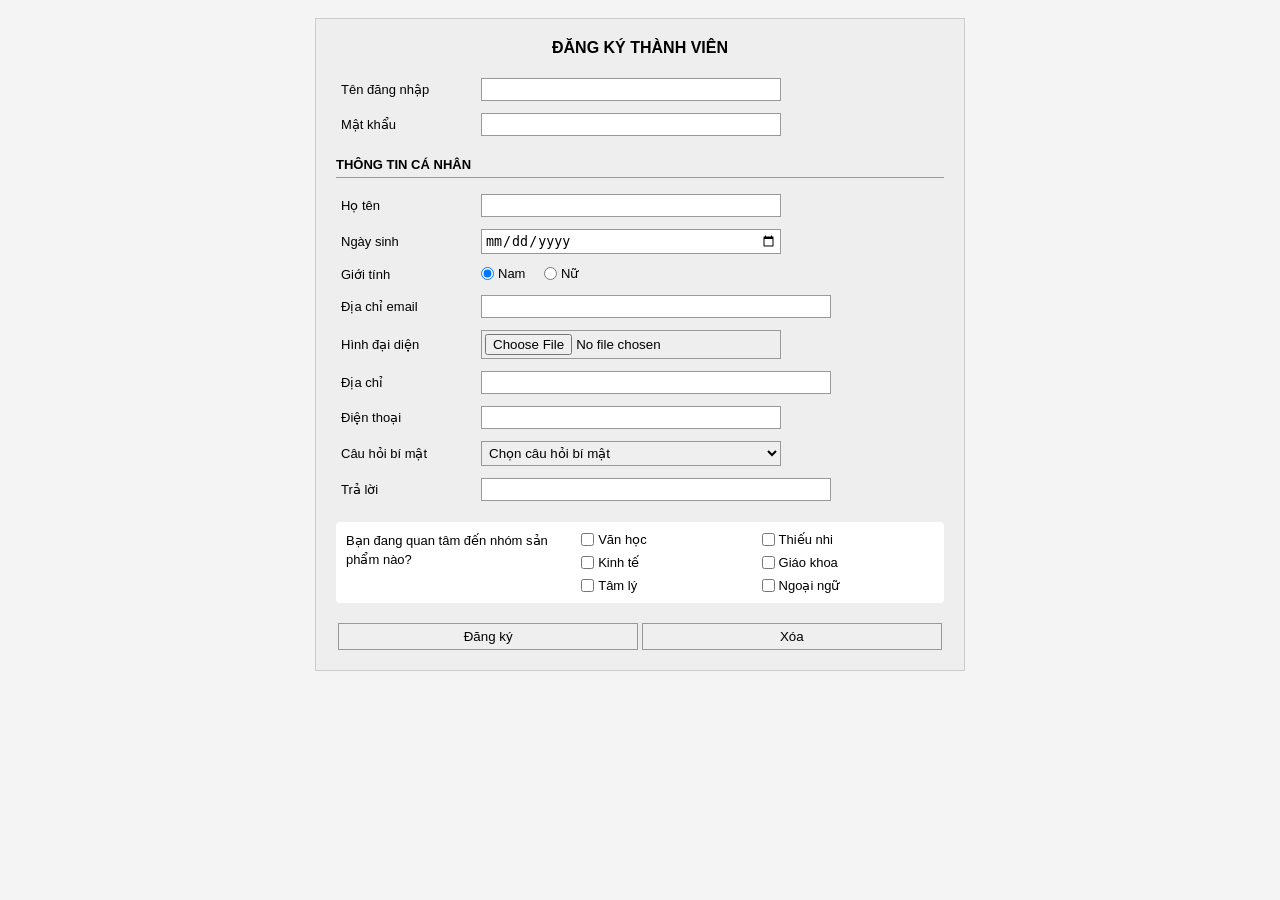
<file: allLab/Lab03/Vi_du_lab03/index.html>
<!DOCTYPE html>
<html>
<head>
    <meta charset="utf-8" />
    <style>
        * { box-sizing: border-box; }
        body { font-family: Arial, sans-serif; font-size: 13px; padding: 10px; background-color: #f4f4f4; }
        
        .form-container {
            width: 100%; max-width: 650px; margin: auto;
            background-color: #eeeeee; padding: 20px; border: 1px solid #ccc;
        }

        .title { text-align: center; font-weight: bold; font-size: 16px; margin-bottom: 15px; text-transform: uppercase; }
        .section-header { font-weight: bold; border-bottom: 1px solid #999; margin: 15px 0 10px 0; padding-bottom: 5px; }

        table { width: 100%; border-collapse: collapse; }
        td { padding: 6px 5px; vertical-align: middle; }
        .label-cell { width: 140px; }

        input, input[type="password"], input[type="date"], input[type="email"], input[type="tel"], select {
            width: 100%; max-width: 300px; padding: 3px; border: 1px solid #999;
        }

        /* FIX: Cho dấu tick và chữ sát nhau */
        label {
            display: inline-flex; align-items: center;
            margin-right: 15px; cursor: pointer; font-weight: normal;
        }
        input[type="radio"], input[type="checkbox"] {
            margin: 0 4px 0 0; /* Cách chữ bên phải đúng 4px */
            width: auto; cursor: pointer;
        }

        /* Layout Nhóm sản phẩm 2 cột */
        .interest-section {
            display: flex; margin-top: 15px; background: #fff; padding: 10px; border-radius: 4px;
        }
        .interest-q { width: 40%; line-height: 1.4; padding-right: 10px; }
        .interest-opts { width: 60%; display: grid; grid-template-columns: 1fr 1fr; gap: 8px; }

        .btn-group { text-align: center; margin-top: 20px; }
        input[type="submit"], input[type="reset"] { padding: 5px 20px; cursor: pointer; }
    </style>
</head>
<body>

<div class="form-container">
    <!-- Yêu cầu: Đổi thành method="get" nếu hiện tại là post (hoặc ngược lại) -->
    <!-- Lưu ý: File upload thường dùng POST, nhưng mình sửa thành GET theo yêu cầu đề bài -->
    <form name="frmdangkithanhvien" action="xlThem.php" method="get" enctype="multipart/form-data">
        <div class="title">Đăng ký thành viên</div>
        
        <table>
            <tr>
                <td class="label-cell">Tên đăng nhập</td>
                <td><input type="text" name="nmUsername" /></td>
            </tr>
            <tr>
                <td>Mật khẩu</td>
                <td><input type="password" name="nmPassword" /></td>
            </tr>
        </table>

        <div class="section-header">THÔNG TIN CÁ NHÂN</div>

        <table>
            <tr>
                <td class="label-cell">Họ tên</td>
                <td><input type="text" name="nmFullName" /></td>
            </tr>
            <tr>
                <td>Ngày sinh</td>
                <td><input type="date" name="nmBirthDate" /></td>
            </tr>
            <tr>
                <td>Giới tính</td>
                <td>
                    <label><input type="radio" name="rdGioiTinh" value="Nam" checked /> Nam</label>
                    <label><input type="radio" name="rdGioiTinh" value="Nữ" /> Nữ</label>
                </td>
            </tr>
            <tr>
                <td>Địa chỉ email</td>
                <td><input type="email" name="nmEmailAdd" style="max-width: 350px;" /></td>
            </tr>
            <tr>
                <td>Hình đại diện</td>
                <!-- Yêu cầu 1: name="nmURLAvatar" -->
                <td><input type="file" name="nmURLAvatar" /></td>
            </tr>
            <tr>
                <td>Địa chỉ</td>
                <td><input type="text" name="nmAddress" style="max-width: 350px;" /></td>
            </tr>
            <tr>
                <td>Điện thoại</td>
                <td><input type="tel" name="nmCellphone" /></td>
            </tr>
            <tr>
                <td>Câu hỏi bí mật</td>
                <td>
                    <select name="nmPriateQuestion">
                        <option value="">Chọn câu hỏi bí mật</option>
                        <option value="1">Ngôi Trường đầu tiên của bạn là gì</option>
                        <option value="2">Con vật đầu tiên mà bạn nuôi tên gì?</option>
                        <option value="3">Kỷ niệm thời thơ ấu của bạn? </option>
                        <option value="4">Quê bạn ở đâu ?</option>
                        <option value="5">Tên người bạn thân nhất của bạn là gì?</option>
                    </select>
                </td>
            </tr>
            <tr>
                <td>Trả lời</td>
                <td><input type="text" name="nmPrivateAnswer" style="max-width: 350px;" /></td>
            </tr>
        </table>

        <!-- Yêu cầu 2: name="nmFields[]" cho checkbox -->
        <div class="interest-section">
            <div class="interest-q">Bạn đang quan tâm đến nhóm sản phẩm nào?</div>
            <div class="interest-opts">
                <label><input type="checkbox" name="nmFields[]" value="VH" /> Văn học</label>
                <label><input type="checkbox" name="chkFields[]" value="TN" /> Thiếu nhi</label>
                <label><input type="checkbox" name="chkFields[]" value="KT" /> Kinh tế</label>
                <label><input type="checkbox" name="chkFields[]" value="GK" /> Giáo khoa</label>
                <label><input type="checkbox" name="chkFields[]" value="TL" /> Tâm lý</label>
                <label><input type="checkbox" name="chkFields[]" value="NN" /> Ngoại ngữ</label>
            </div>
        </div>

        <div class="btn-group">
            <input type="submit" name="nmSubmit" value="Đăng ký" />
            <input type="reset" name="nmReset" value="Xóa" />
        </div>
    </form>
</div>

</body>
</html>
</file>
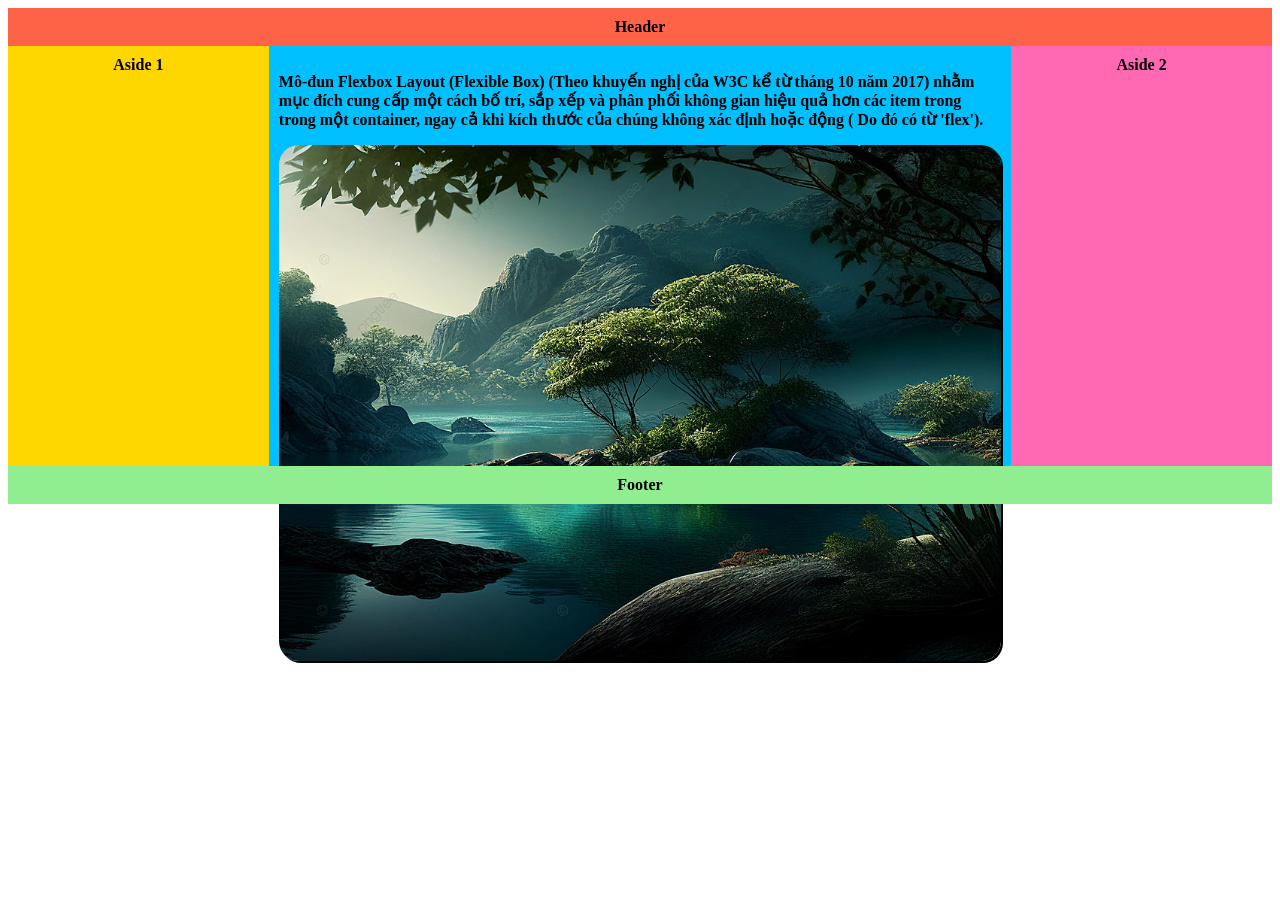
<file: allLab/Lab06/Bai_2_Minh_hoa_layout/index.html>
<!DOCTYPE html>
<html>

<head>
	<meta http-equiv="Content-Type" content="text/html; charset=utf-8" />
    <link rel="stylesheet" href="css/style.css">
</head>

<body>
    <div class="wrapper">
        <header class="header-flex-2">Header</header>
        <article class="main">
            <p>Mô-đun Flexbox Layout (Flexible Box) (Theo khuyến nghị của W3C kể từ tháng 10 năm 2017) nhằm mục đích
                cung cấp một cách bố trí, sắp xếp và phân phối không gian hiệu quả hơn các item trong trong một
                container, ngay cả khi kích thước của chúng không xác định hoặc động ( Do đó có từ 'flex').</p>
            <div class="container-img">
                <img class="img-reponsive" src="img/img_01012024.jpg" alt="Hinh khong co ne!!">
            </div>
        </article>
        <aside class="aside aside-1">Aside 1</aside>
        <aside class="aside aside-2">Aside 2</aside>
        <footer class="footer-flex-2">Footer</footer>
    </div>
</body>

</html>
</file>
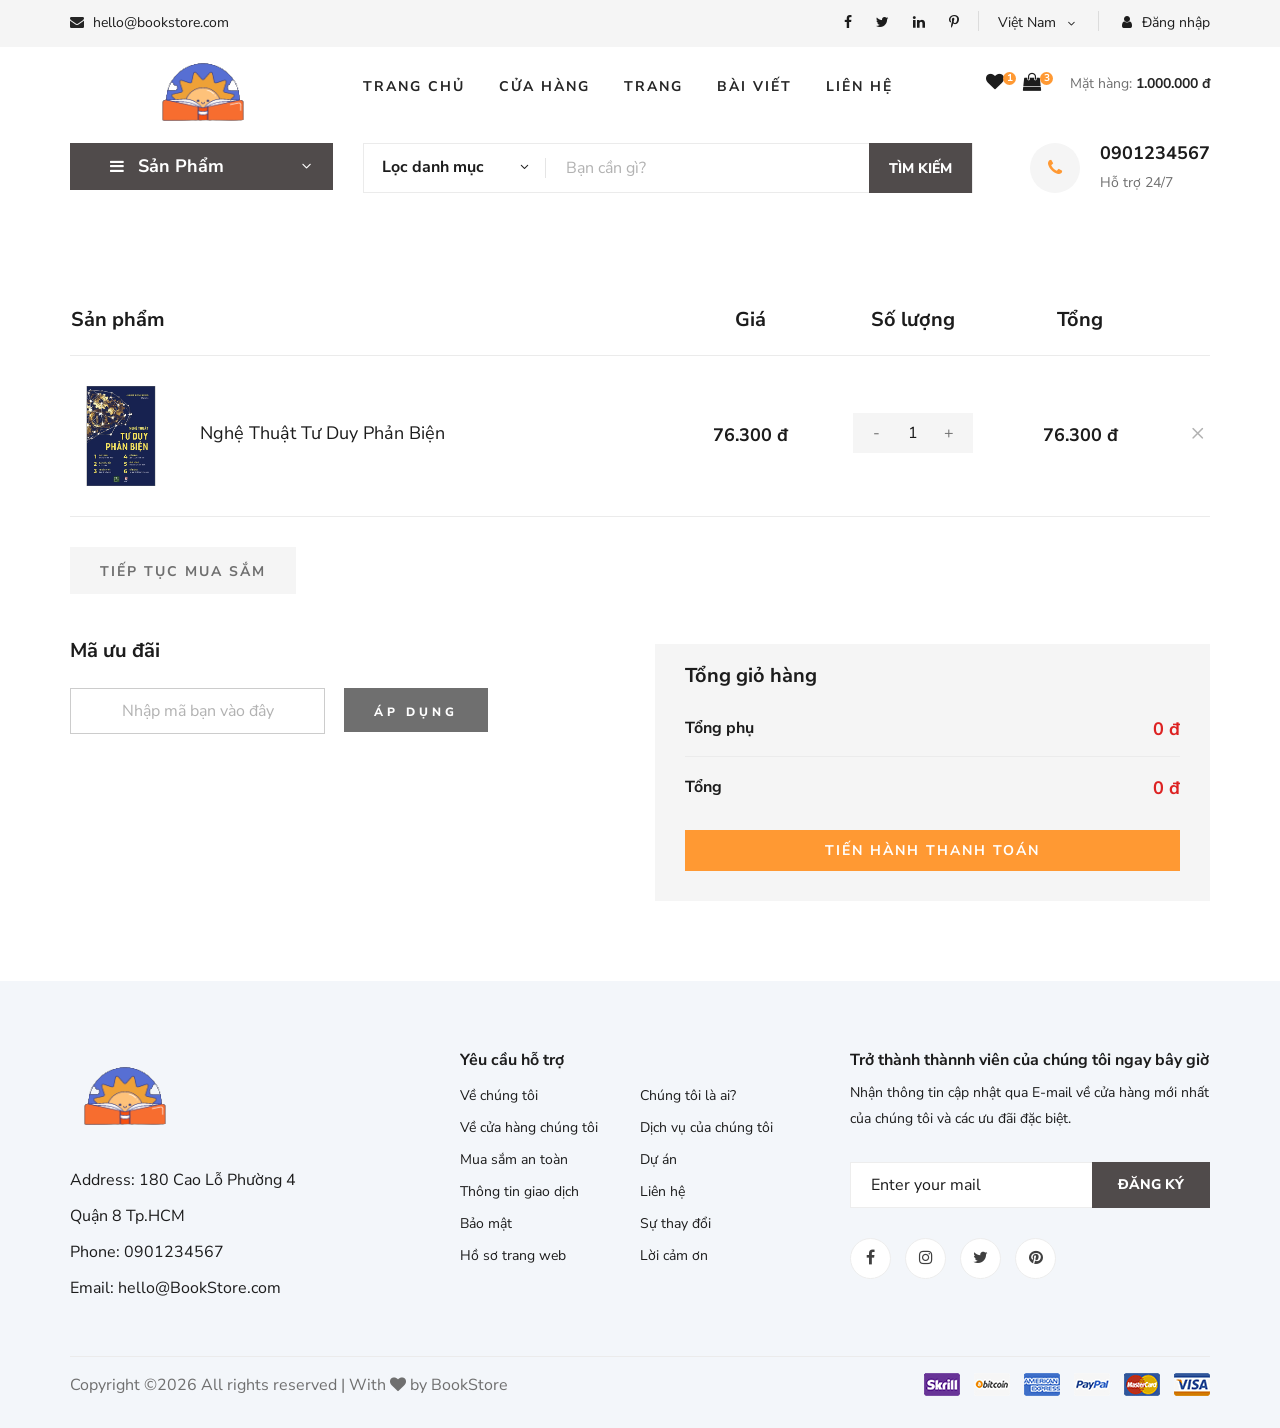
<file: allLab/Lab07/demo_bai_2/index.html>
<!DOCTYPE html>
<html lang="zxx">

<head>
    <meta charset="UTF-8">
    <meta name="description" content="Ogani Template">
    <meta name="keywords" content="Ogani, unica, creative, html">
    <meta name="viewport" content="width=device-width, initial-scale=1.0">
    <meta http-equiv="X-UA-Compatible" content="ie=edge">
    <title>Nice | BookStore</title>
    
    <!-- Google Font -->
    <link href="https://fonts.googleapis.com/css2?family=Nunito Sans:wght@200;300;400;600;900&display=swap" rel="stylesheet">
    
    <!-- Css Styles -->
    <link rel="stylesheet" href="css/bootstrap.min.css" type="text/css">
    <link rel="stylesheet" href="css/font-awesome.min.css" type="text/css">
    <link rel="stylesheet" href="css/elegant-icons.css" type="text/css">
    <link rel="stylesheet" href="css/nice-select.css" type="text/css">
    <link rel="stylesheet" href="css/jquery-ui.min.css" type="text/css">
    <link rel="stylesheet" href="css/owl.carousel.min.css" type="text/css">
    <link rel="stylesheet" href="css/slicknav.min.css" type="text/css">
    <link rel="stylesheet" href="css/style.css" type="text/css">


</head>

<body>
    <!-- Page Preloder -->
    <div id="preloder">
        <div class="loader"></div>
    </div>

    <!-- Humberger Begin -->
    <div class="humberger__menu__overlay"></div>
    <div class="humberger__menu__wrapper">
        <div class="humberger__menu__logo">
            <a href="#"><img src="img/logo.png" alt=""></a>
        </div>
        <div class="humberger__menu__cart">
            <ul>
                <li><a href="#"><i class="fa fa-heart"></i> <span>1</span></a></li>
                <li><a href="#"><i class="fa fa-shopping-bag"></i> <span>3</span></a></li>
            </ul>
            <div class="header__cart__price">Mặt hàng: <span>1.000.000 đ</span></div>
        </div>
        <div class="humberger__menu__widget">
            <div class="header__top__right__language">
                <div>Việt Nam</div>
                <span class="arrow_carrot-down"></span>
                <ul>
                    <li><a href="#">Spanis</a></li>
                    <li><a href="#">English</a></li>
                </ul>
            </div>
            <div class="header__top__right__auth">
                <a href="#"><i class="fa fa-user"></i> Đăng nhập</a>
            </div>
        </div>
        <nav class="humberger__menu__nav mobile-menu">
            <ul>
                <li><a href="./index.html">Trang chủ</a></li>
                <li><a href="./shop-grid.html">Cửa hàng</a></li>
                <li><a href="#">Trang</a>
                    <ul class="header__menu__dropdown">
                        <li><a href="./shop-details.html">Cửa hàng chi tiết</a></li>
                        <li><a href="./shoping-cart.html">Giỏ hàng</a></li>
                        <li><a href="./checkout.html">Thủ tục thanh toán</a></li>
                        <li><a href="./blog-details.html">Chi tiết bài viết</a></li>
                    </ul>
                </li>
                <li><a href="./blog.html">Bài viết</a></li>
                <li><a href="./contact.html">Liên hệ</a></li>
            </ul>
        </nav>
        <div id="mobile-menu-wrap"></div>
        <div class="header__top__right__social">
            <a href="#"><i class="fa fa-facebook"></i></a>
            <a href="#"><i class="fa fa-twitter"></i></a>
            <a href="#"><i class="fa fa-linkedin"></i></a>
            <a href="#"><i class="fa fa-pinterest-p"></i></a>
        </div>
        <div class="humberger__menu__contact">
            <ul>
                <li><i class="fa fa-envelope"></i> hello@bookstore.com</li>
            </ul>
        </div>
    </div>
    <!-- Humberger End -->

    <!-- Header Section Begin -->
    <header class="header">
        <div class="header__top">
            <div class="container">
                <div class="row">
                    <div class="col-lg-6 col-md-6">
                        <div class="header__top__left">
                            <ul>
                                <li><i class="fa fa-envelope"></i> hello@bookstore.com</li>
                            </ul>
                        </div>
                    </div>
                    <div class="col-lg-6 col-md-6">
                        <div class="header__top__right">
                            <div class="header__top__right__social">
                                <a href="#"><i class="fa fa-facebook"></i></a>
                                <a href="#"><i class="fa fa-twitter"></i></a>
                                <a href="#"><i class="fa fa-linkedin"></i></a>
                                <a href="#"><i class="fa fa-pinterest-p"></i></a>
                            </div>
                            <div class="header__top__right__language">
                                <div>Việt Nam</div>
                                <span class="arrow_carrot-down"></span>
                                <ul>
                                    <li><a href="#">Spanis</a></li>
                                    <li><a href="#">English</a></li>
                                </ul>
                            </div>
                            <div class="header__top__right__auth">
                                <a href="#"><i class="fa fa-user"></i> Đăng nhập</a>
                            </div>
                        </div>
                    </div>
                </div>
            </div>
        </div>
        <div class="container">
            <div class="row">
                <div class="col-lg-3">
                    <div class="header__logo">
                        <a href="./index.html"><img src="img/logo.png" alt=""></a>
                    </div>
                </div>
                <div class="col-lg-6">
                    <nav class="header__menu">
                        <ul class="ul-menu">
                            <li><a href="./index.html">Trang chủ</a></li>
                            <li><a href="./shop-grid.html">Cửa hàng</a></li>
                            <li><a href="#">Trang</a>
                                <ul class="header__menu__dropdown">
                                    <li><a href="./shop-details.html">Cửa hàng chi tiết</a></li>
                                    <li><a href="./shoping-cart.html">Giỏ hàng</a></li>
                                    <li><a href="./checkout.html">Thủ tục thanh toán</a></li>
                                    <li><a href="./blog-details.html">Chi tiết bài viết</a></li>
                                </ul>
                            </li>
                            <li><a href="./blog.html">Bài viết</a></li>
                            <li><a href="./contact.html">Liên hệ</a></li>
                        </ul>
                    </nav>
                </div>
                <div class="col-lg-3">
                    <div class="header__cart">
                        <ul>
                            <li><a href="#"><i class="fa fa-heart"></i> <span>1</span></a></li>
                            <li><a href="#"><i class="fa fa-shopping-bag"></i> <span>3</span></a></li>
                        </ul>
                        <div class="header__cart__price">Mặt hàng: <span>1.000.000 đ</span></div>
                    </div>
                </div>
            </div>
            <div class="humberger__open">
                <i class="fa fa-bars"></i>
            </div>
        </div>
    </header>
    <!-- Header Section End -->

    <!-- Hero Section Begin -->
    <section class="hero hero-normal">
        <div class="container">
            <div class="row">
                <div class="col-lg-3">
                    <div class="hero__categories">
                        <div class="hero__categories__all">
                            <i class="fa fa-bars"></i>
                            <span>Sản Phẩm</span>
                        </div>
                        <ul>
                            <li><a href="#">Văn học</a></li>
                            <li><a href="#">Kinh tế</a></li>
                            <li><a href="#">Thiếu nhi</a></li>
                            <li><a href="#">Kĩ năng sống</a></li>
                            <li><a href="#">Giáo khoa</a></li>
                            <li><a href="#">Từ điển</a></li>
                            <li><a href="#">Lịch sử</a></li>
                            <li><a href="#">Y học</a></li>
                            <li><a href="#">Tạp chí</a></li>
                            <li><a href="#">Ngoại ngữ</a></li>
                            <li><a href="#">Giáo trình</a></li>
                        </ul>
                    </div>
                </div>
                <div class="col-lg-9">
                    <div class="hero__search">
                        <div class="hero__search__form">
                            <form action="#">
                                <div class="hero__search__categories">
                                    Lọc danh mục
                                    <span class="arrow_carrot-down"></span>
                                </div>
                                <input type="text" placeholder="Bạn cần gì?">
                                <button type="submit" class="site-btn">TÌM KIẾM</button>
                            </form>
                        </div>
                        <div class="hero__search__phone">
                            <div class="hero__search__phone__icon">
                                <i class="fa fa-phone"></i>
                            </div>
                            <div class="hero__search__phone__text">
                                <h5>0901234567</h5>
                                <span>Hỗ trợ 24/7 </span>
                            </div>
                        </div>
                    </div>
                </div>
            </div>
        </div>
    </section>
    <!-- Hero Section End -->

    <!-- Shoping Cart Section Begin -->
    <section class="shoping-cart spad">
        <div class="container">
            <div class="row">
                <div class="col-lg-12">
                    <div class="shoping__cart__table">
                        <table>
                            <thead>
                                <tr>
                                    <th class="shoping__product">Sản phẩm</th>
                                    <th>Giá</th>
                                    <th>Số lượng</th>
                                    <th>Tổng</th>
                                    <th></th>
                                </tr>
                            </thead>
                            <tbody>
                                <tr>
                                    <td class="shoping__cart__item">
                                        <img src="img/featured/Book_2.jpg" alt="" width="100px">
                                        <h5>Nghệ Thuật Tư Duy Phản Biện</h5>
                                    </td>
                                    <td class="shoping__cart__price">
                                        76.300 đ
                                    </td>
                                    <td class="shoping__cart__quantity">
                                        <div class="quantity">
                                            <div class="pro-qty">
                                                <input value="1" id="quantity" >
                                            </div>
                                        </div>
                                    </td>
                                    <td class="shoping__cart__total" id="total">
                                        76.300 đ
                                    </td>
                                    <td class="shoping__cart__item__close">
                                        <span class="icon_close"></span>
                                    </td>
                                </tr>
                            </tbody>
                        </table>
                    </div>
                </div>
            </div>
            <div class="row">
                <div class="col-lg-12">
                    <div class="shoping__cart__btns">
                        <a href="#" class="primary-btn cart-btn">TIẾP TỤC MUA SẮM</a>
                    </div>
                </div>
                <div class="col-lg-6">
                    <div class="shoping__continue">
                        <div class="shoping__discount">
                            <h5>Mã ưu đãi</h5>
                            <form action="#">
                                <input type="text" placeholder="Nhập mã bạn vào đây">
                                <button type="submit" class="site-btn">ÁP DỤNG</button>
                            </form>
                        </div>
                    </div>
                </div>
                <div class="col-lg-6">
                    <div class="shoping__checkout">
                        <h5>Tổng giỏ hàng</h5>
                        <ul>
                            <li>Tổng phụ <span>0 đ</span></li>
                            <li>Tổng <span>0 đ</span></li>
                        </ul>
                        <a href="#" class="primary-btn">Tiến hành thanh toán</a>
                    </div>
                </div>
            </div>
        </div>
    </section>
    <!-- Shoping Cart Section End -->


    <!-- Footer Section Begin -->
    <footer class="footer spad">
        <div class="container">
            <div class="row">
                <div class="col-lg-3 col-md-6 col-sm-6">
                    <div class="footer__about">
                        <div class="footer__about__logo">
                            <a href="./index.html"><img src="img/logo.png" alt=""></a>
                        </div>
                        <ul>
                            <li>Address: 180 Cao Lỗ Phường 4 Quận 8 Tp.HCM</li>
                            <li>Phone: 0901234567</li>
                            <li>Email: hello@BookStore.com</li>
                        </ul>
                    </div>
                </div>
                <div class="col-lg-4 col-md-6 col-sm-6 offset-lg-1">
                    <div class="footer__widget">
                        <h6>
                            Yêu cầu hỗ trợ</h6>
                        <ul>
                            <li><a href="#">Về chúng tôi</a></li>
                            <li><a href="#">Về cửa hàng chúng tôi</a></li>
                            <li><a href="#">Mua sắm an toàn</a></li>
                            <li><a href="#">Thông tin giao dịch</a></li>
                            <li><a href="#">Bảo mật</a></li>
                            <li><a href="#">Hồ sơ trang web</a></li>
                        </ul>
                        <ul>
                            <li><a href="#">Chúng tôi là ai?</a></li>
                            <li><a href="#">Dịch vụ của chúng tôi</a></li>
                            <li><a href="#">Dự án</a></li>
                            <li><a href="#">Liên hệ</a></li>
                            <li><a href="#">Sự thay đổi</a></li>
                            <li><a href="#">Lời cảm ơn</a></li>
                        </ul>
                    </div>
                </div>
                <div class="col-lg-4 col-md-12">
                    <div class="footer__widget">
                        <h6>Trở thành thànnh viên của chúng tôi ngay bây giờ</h6>
                        <p>Nhận thông tin cập nhật qua E-mail về cửa hàng mới nhất của chúng tôi và các ưu đãi đặc biệt.</p>
                        <form action="#">
                            <input type="text" placeholder="Enter your mail">
                            <button type="submit" class="site-btn">Đăng ký</button>
                        </form>
                        <div class="footer__widget__social">
                            <a href="#"><i class="fa fa-facebook"></i></a>
                            <a href="#"><i class="fa fa-instagram"></i></a>
                            <a href="#"><i class="fa fa-twitter"></i></a>
                            <a href="#"><i class="fa fa-pinterest"></i></a>
                        </div>
                    </div>
                </div>
            </div>
            <div class="row">
                <div class="col-lg-12">
                    <div class="footer__copyright">
                        <div class="footer__copyright__text"><p>
  Copyright &copy;<script>document.write(new Date().getFullYear());</script> All rights reserved | With <i class="fa fa-heart" aria-hidden="true"></i> by BookStore</a>
  </p></div>
                        <div class="footer__copyright__payment"><img src="img/payment-item.png" alt=""></div>
                    </div>
                </div>
            </div>
        </div>
    </footer>
    <!-- Footer Section End -->

    <!-- Js Plugins -->
    <script src="js/jquery-3.3.1.min.js"></script>
    <script src="js/bootstrap.min.js"></script>
    <script src="js/jquery.nice-select.min.js"></script>
    <script src="js/jquery-ui.min.js"></script>
    <script src="js/jquery.slicknav.js"></script>
    <script src="js/mixitup.min.js"></script>
    <script src="js/owl.carousel.min.js"></script>
    <script src="js/main.js"></script>


</body>

</html>
</file>
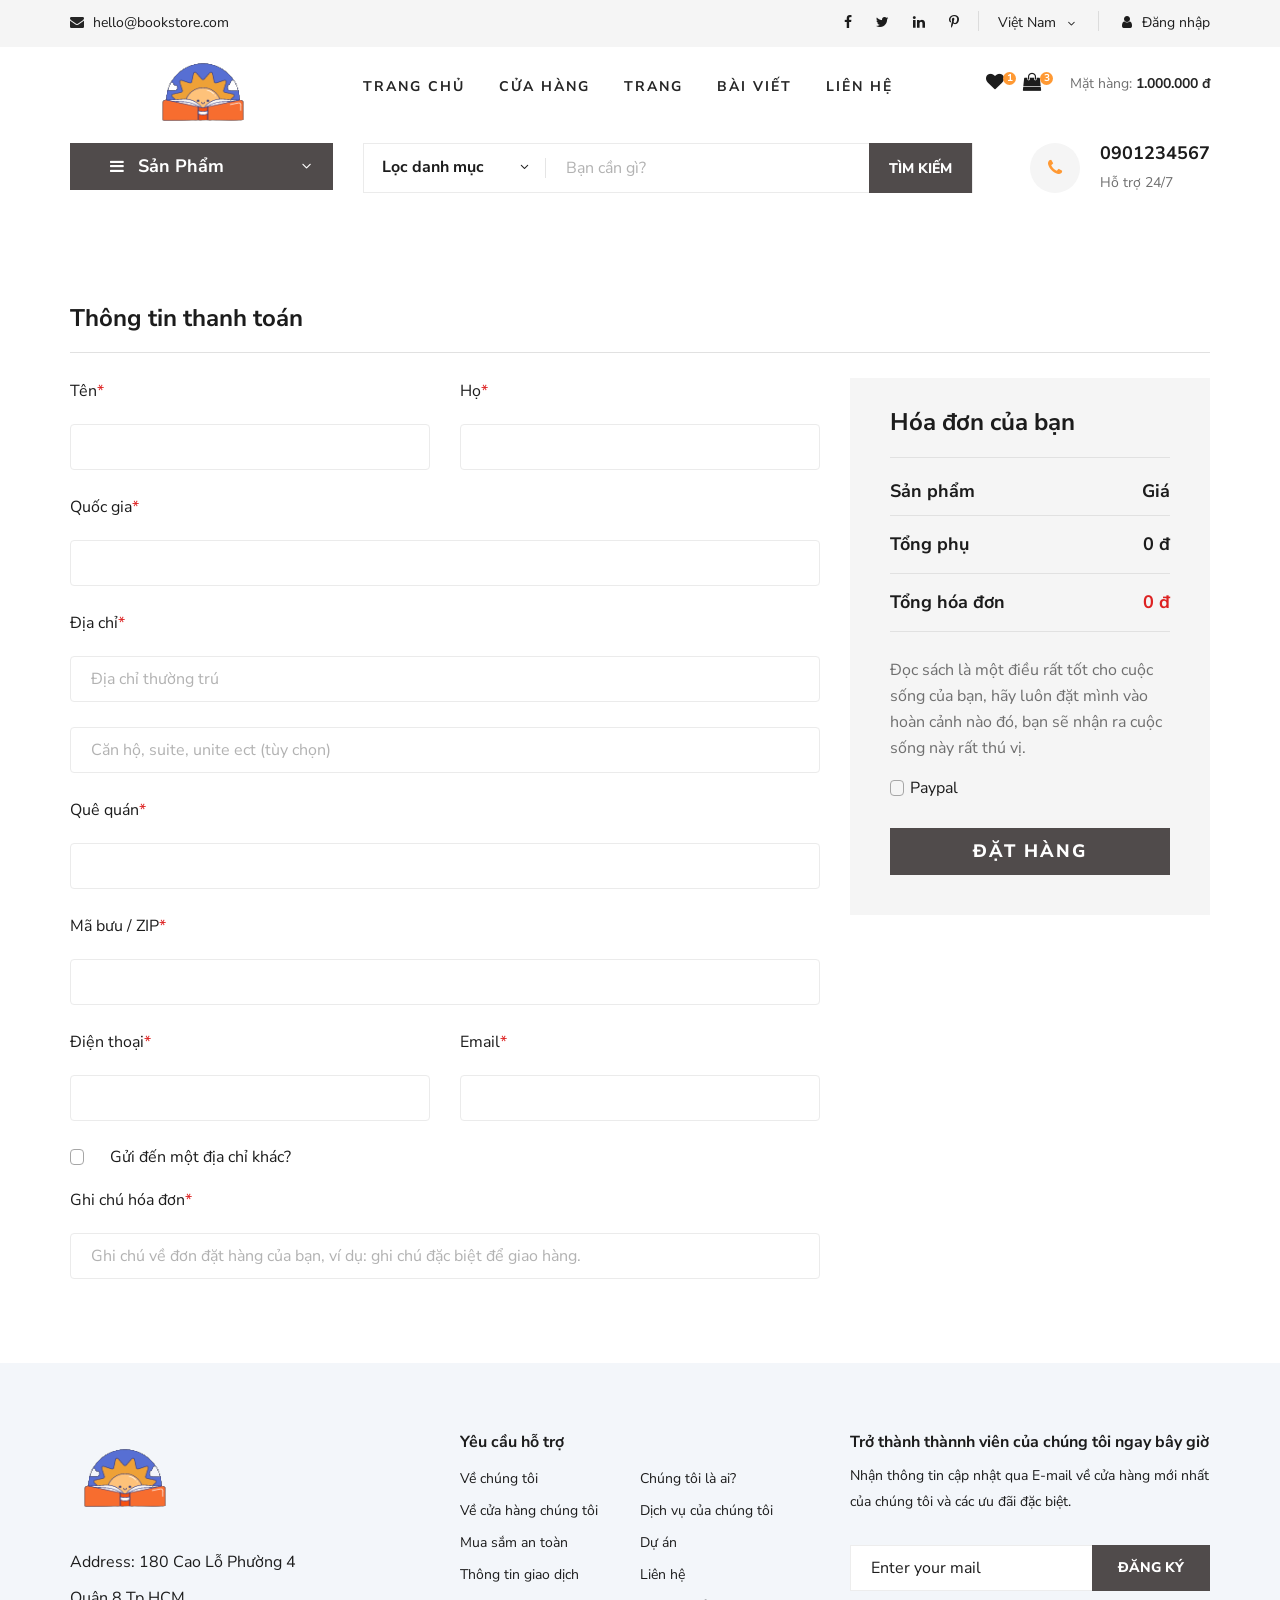
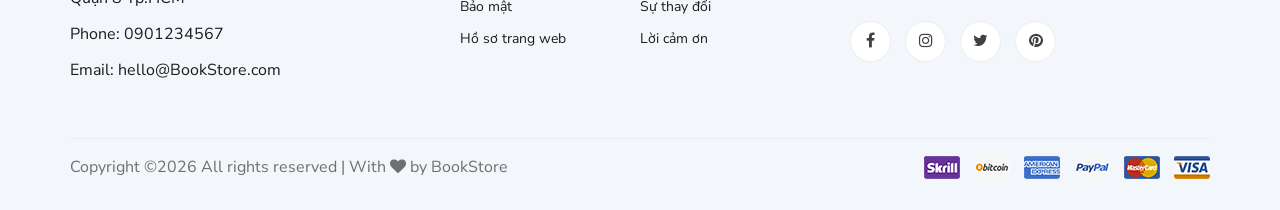
<file: allLab/Lab07/Vi_du/index.html>
<!DOCTYPE html>
<html lang="zxx">

<head>
    <meta charset="UTF-8">
    <meta name="description" content="Ogani Template">
    <meta name="keywords" content="Ogani, unica, creative, html">
    <meta name="viewport" content="width=device-width, initial-scale=1.0">
    <meta http-equiv="X-UA-Compatible" content="ie=edge">
    <title>Nice | BookStore</title>
    
    <!-- Google Font -->
    <link href="https://fonts.googleapis.com/css2?family=Nunito Sans:wght@200;300;400;600;900&display=swap" rel="stylesheet">
    
    <!-- Css Styles -->
    <link rel="stylesheet" href="css/bootstrap.min.css" type="text/css">
    <link rel="stylesheet" href="css/font-awesome.min.css" type="text/css">
    <link rel="stylesheet" href="css/elegant-icons.css" type="text/css">
    <link rel="stylesheet" href="css/nice-select.css" type="text/css">
    <link rel="stylesheet" href="css/jquery-ui.min.css" type="text/css">
    <link rel="stylesheet" href="css/owl.carousel.min.css" type="text/css">
    <link rel="stylesheet" href="css/slicknav.min.css" type="text/css">
    <link rel="stylesheet" href="css/style.css" type="text/css">


    <style>
        .error-message {
            color: red;
            font-size: 14px; 
            margin-top: 5px; 
        }
    </style>
</head>

<body>
    <!-- Page Preloder -->
    <div id="preloder">
        <div class="loader"></div>
    </div>

    <!-- Humberger Begin -->
    <div class="humberger__menu__overlay"></div>
    <div class="humberger__menu__wrapper">
        <div class="humberger__menu__logo">
            <a href="#"><img src="img/logo.png" alt=""></a>
        </div>
        <div class="humberger__menu__cart">
            <ul>
                <li><a href="#"><i class="fa fa-heart"></i> <span>1</span></a></li>
                <li><a href="#"><i class="fa fa-shopping-bag"></i> <span>3</span></a></li>
            </ul>
            <div class="header__cart__price">Mặt hàng: <span>1.000.000 đ</span></div>
        </div>
        <div class="humberger__menu__widget">
            <div class="header__top__right__language">
                <div>Việt Nam</div>
                <span class="arrow_carrot-down"></span>
                <ul>
                    <li><a href="#">Spanis</a></li>
                    <li><a href="#">English</a></li>
                </ul>
            </div>
            <div class="header__top__right__auth">
                <a href="#"><i class="fa fa-user"></i> Đăng nhập</a>
            </div>
        </div>
        <nav class="humberger__menu__nav mobile-menu">
            <ul>
                <li><a href="./index.html">Trang chủ</a></li>
                <li><a href="./shop-grid.html">Cửa hàng</a></li>
                <li><a href="#">Trang</a>
                    <ul class="header__menu__dropdown">
                        <li><a href="./shop-details.html">Cửa hàng chi tiết</a></li>
                        <li><a href="./shoping-cart.html">Giỏ hàng</a></li>
                        <li><a href="./checkout.html">Thủ tục thanh toán</a></li>
                        <li><a href="./blog-details.html">Chi tiết bài viết</a></li>
                    </ul>
                </li>
                <li><a href="./blog.html">Bài viết</a></li>
                <li><a href="./contact.html">Liên hệ</a></li>
            </ul>
        </nav>
        <div id="mobile-menu-wrap"></div>
        <div class="header__top__right__social">
            <a href="#"><i class="fa fa-facebook"></i></a>
            <a href="#"><i class="fa fa-twitter"></i></a>
            <a href="#"><i class="fa fa-linkedin"></i></a>
            <a href="#"><i class="fa fa-pinterest-p"></i></a>
        </div>
        <div class="humberger__menu__contact">
            <ul>
                <li><i class="fa fa-envelope"></i> hello@bookstore.com</li>
            </ul>
        </div>
    </div>
    <!-- Humberger End -->

    <!-- Header Section Begin -->
    <header class="header">
        <div class="header__top">
            <div class="container">
                <div class="row">
                    <div class="col-lg-6 col-md-6">
                        <div class="header__top__left">
                            <ul>
                                <li><i class="fa fa-envelope"></i> hello@bookstore.com</li>
                            </ul>
                        </div>
                    </div>
                    <div class="col-lg-6 col-md-6">
                        <div class="header__top__right">
                            <div class="header__top__right__social">
                                <a href="#"><i class="fa fa-facebook"></i></a>
                                <a href="#"><i class="fa fa-twitter"></i></a>
                                <a href="#"><i class="fa fa-linkedin"></i></a>
                                <a href="#"><i class="fa fa-pinterest-p"></i></a>
                            </div>
                            <div class="header__top__right__language">
                                <div>Việt Nam</div>
                                <span class="arrow_carrot-down"></span>
                                <ul>
                                    <li><a href="#">Spanis</a></li>
                                    <li><a href="#">English</a></li>
                                </ul>
                            </div>
                            <div class="header__top__right__auth">
                                <a href="#"><i class="fa fa-user"></i> Đăng nhập</a>
                            </div>
                        </div>
                    </div>
                </div>
            </div>
        </div>
        <div class="container">
            <div class="row">
                <div class="col-lg-3">
                    <div class="header__logo">
                        <a href="./index.html"><img src="img/logo.png" alt=""></a>
                    </div>
                </div>
                <div class="col-lg-6">
                    <nav class="header__menu">
                        <ul class="ul-menu">
                            <li><a href="./index.html">Trang chủ</a></li>
                            <li><a href="./shop-grid.html">Cửa hàng</a></li>
                            <li><a href="#">Trang</a>
                                <ul class="header__menu__dropdown">
                                    <li><a href="./shop-details.html">Cửa hàng chi tiết</a></li>
                                    <li><a href="./shoping-cart.html">Giỏ hàng</a></li>
                                    <li><a href="./checkout.html">Thủ tục thanh toán</a></li>
                                    <li><a href="./blog-details.html">Chi tiết bài viết</a></li>
                                </ul>
                            </li>
                            <li><a href="./blog.html">Bài viết</a></li>
                            <li><a href="./contact.html">Liên hệ</a></li>
                        </ul>
                    </nav>
                </div>
                <div class="col-lg-3">
                    <div class="header__cart">
                        <ul>
                            <li><a href="#"><i class="fa fa-heart"></i> <span>1</span></a></li>
                            <li><a href="#"><i class="fa fa-shopping-bag"></i> <span>3</span></a></li>
                        </ul>
                        <div class="header__cart__price">Mặt hàng: <span>1.000.000 đ</span></div>
                    </div>
                </div>
            </div>
            <div class="humberger__open">
                <i class="fa fa-bars"></i>
            </div>
        </div>
    </header>
    <!-- Header Section End -->

    <!-- Hero Section Begin -->
    <section class="hero hero-normal">
        <div class="container">
            <div class="row">
                <div class="col-lg-3">
                    <div class="hero__categories">
                        <div class="hero__categories__all">
                            <i class="fa fa-bars"></i>
                            <span>Sản Phẩm</span>
                        </div>
                        <ul>
                            <li><a href="#">Văn học</a></li>
                            <li><a href="#">Kinh tế</a></li>
                            <li><a href="#">Thiếu nhi</a></li>
                            <li><a href="#">Kĩ năng sống</a></li>
                            <li><a href="#">Giáo khoa</a></li>
                            <li><a href="#">Từ điển</a></li>
                            <li><a href="#">Lịch sử</a></li>
                            <li><a href="#">Y học</a></li>
                            <li><a href="#">Tạp chí</a></li>
                            <li><a href="#">Ngoại ngữ</a></li>
                            <li><a href="#">Giáo trình</a></li>
                        </ul>
                    </div>
                </div>
                <div class="col-lg-9">
                    <div class="hero__search">
                        <div class="hero__search__form">
                            <form action="#">
                                <div class="hero__search__categories">
                                    Lọc danh mục
                                    <span class="arrow_carrot-down"></span>
                                </div>
                                <input type="text" placeholder="Bạn cần gì?">
                                <button type="submit" class="site-btn">TÌM KIẾM</button>
                            </form>
                        </div>
                        <div class="hero__search__phone">
                            <div class="hero__search__phone__icon">
                                <i class="fa fa-phone"></i>
                            </div>
                            <div class="hero__search__phone__text">
                                <h5>0901234567</h5>
                                <span>Hỗ trợ 24/7 </span>
                            </div>
                        </div>
                    </div>
                </div>
            </div>
        </div>
    </section>
    <!-- Hero Section End -->

     <!-- Checkout Section Begin -->
     <section class="checkout spad">
        <div class="container">
            <div class="checkout__form">
                <h4>Thông tin thanh toán</h4>
                <form id="checkoutForm" action="#">
                    <div class="row">
                        <div class="col-lg-8 col-md-6">
                            <div class="row">
                                <div class="col-lg-6">
                                    <div class="checkout__input">
                                        <p>Tên<span>*</span></p>
                                        <input type="text" id="firstNameInput">
                                        <div class="error-message" id="firstNameErrorMessage"></div>
                                    </div>
                                </div>
                                <div class="col-lg-6">
                                    <div class="checkout__input">
                                        <p>Họ<span>*</span></p>
                                        <input type="text" id="lastNameInput">
                                        <div class="error-message" id="lastNameErrorMessage"></div>
                                    </div>
                                </div>
                            </div>
                            <div class="checkout__input">
                                <p>Quốc gia<span>*</span></p>
                                <input type="text" id="nationInput">
                                <div class="error-message" id="nationErrorMessage"></div>
                            </div>
                            <div class="checkout__input">
                                <p>Địa chỉ<span>*</span></p>
                                <input type="text" placeholder="Địa chỉ thường trú" class="checkout__input__add" id="adresseInput">
                                <div class="error-message" id="adresseErrorMessage"></div>
                                <input type="text" placeholder="Căn hộ, suite, unite ect (tùy chọn)" id="suiteInput">
                                <div class="error-message" id="suiteErrorMessage"></div>
                            </div>
                            <div class="checkout__input">
                                <p>Quê quán<span>*</span></p>
                                <input type="text" id="countryInput">
                                <div class="error-message" id="countryErrorMessage"></div>
                            </div>
                            <div class="checkout__input">
                                <p>Mã bưu / ZIP<span>*</span></p>
                                <input type="text" id="zipInput">
                                <div class="error-message" id="zipErrorMessage"></div>
                            </div>
                            <div class="row">
                                <div class="col-lg-6">
                                    <div class="checkout__input">
                                        <p>Điện thoại<span>*</span></p>
                                        <input type="text" id="numInput">
                                        <div class="error-message" id="numErrorMessage"></div>
                                    </div>
                                </div>
                                <div class="col-lg-6">
                                    <div class="checkout__input">
                                        <p>Email<span>*</span></p>
                                        <input type="text" id="emailInput">
                                        <div class="error-message" id="emailErrorMessage"></div>
                                    </div>
                                </div>
                            </div>
                           
                            <div class="checkout__input__checkbox">
                                <label for="diff-acc">
                                    Gửi đến một địa chỉ khác?
                                    <input type="checkbox" id="diff-acc">
                                    <span class="checkmark"></span>
                                </label>
                            </div>
                            <div class="checkout__input">
                                <p>Ghi chú hóa đơn<span>*</span></p>
                                <input type="text" placeholder="Ghi chú về đơn đặt hàng của bạn, ví dụ: ghi chú đặc biệt để giao hàng." id="noteInput">
                                <div class="error-message" id="noteErrorMessage"></div>
                            </div>
                        </div>
                        <div class="col-lg-4 col-md-6">
                            <div class="checkout__order">
                                <h4>Hóa đơn của bạn</h4>
                                <div class="checkout__order__products">Sản phẩm <span>Giá</span></div>
                               
                                <div class="checkout__order__subtotal">Tổng phụ <span>0 đ</span></div>
                                <div class="checkout__order__total">Tổng hóa đơn <span>0 đ</span></div>
                                <p>Đọc sách là một điều rất tốt cho cuộc sống của bạn, hãy luôn đặt mình vào hoàn cảnh nào đó, bạn sẽ
                                    nhận ra cuộc sống này rất thú vị.
                                </p>
                                <div class="checkout__input__checkbox">
                                    <label for="paypal">
                                        Paypal
                                        <input type="checkbox" id="paypal">
                                        <span class="checkmark"></span>
                                    </label>
                                </div>
                                <button type="button" class="site-btn" onclick="validateForm()">Đặt hàng</button>
                            </div>
                        </div>
                    </div>
                </form>
            </div>
        </div>
    </section>
    <!-- Checkout Section End -->


    <!-- Footer Section Begin -->
    <footer class="footer spad">
        <div class="container">
            <div class="row">
                <div class="col-lg-3 col-md-6 col-sm-6">
                    <div class="footer__about">
                        <div class="footer__about__logo">
                            <a href="./index.html"><img src="img/logo.png" alt=""></a>
                        </div>
                        <ul>
                            <li>Address: 180 Cao Lỗ Phường 4 Quận 8 Tp.HCM</li>
                            <li>Phone: 0901234567</li>
                            <li>Email: hello@BookStore.com</li>
                        </ul>
                    </div>
                </div>
                <div class="col-lg-4 col-md-6 col-sm-6 offset-lg-1">
                    <div class="footer__widget">
                        <h6>
                            Yêu cầu hỗ trợ</h6>
                        <ul>
                            <li><a href="#">Về chúng tôi</a></li>
                            <li><a href="#">Về cửa hàng chúng tôi</a></li>
                            <li><a href="#">Mua sắm an toàn</a></li>
                            <li><a href="#">Thông tin giao dịch</a></li>
                            <li><a href="#">Bảo mật</a></li>
                            <li><a href="#">Hồ sơ trang web</a></li>
                        </ul>
                        <ul>
                            <li><a href="#">Chúng tôi là ai?</a></li>
                            <li><a href="#">Dịch vụ của chúng tôi</a></li>
                            <li><a href="#">Dự án</a></li>
                            <li><a href="#">Liên hệ</a></li>
                            <li><a href="#">Sự thay đổi</a></li>
                            <li><a href="#">Lời cảm ơn</a></li>
                        </ul>
                    </div>
                </div>
                <div class="col-lg-4 col-md-12">
                    <div class="footer__widget">
                        <h6>Trở thành thànnh viên của chúng tôi ngay bây giờ</h6>
                        <p>Nhận thông tin cập nhật qua E-mail về cửa hàng mới nhất của chúng tôi và các ưu đãi đặc biệt.</p>
                        <form action="#">
                            <input type="text" placeholder="Enter your mail">
                            <button type="submit" class="site-btn">Đăng ký</button>
                        </form>
                        <div class="footer__widget__social">
                            <a href="#"><i class="fa fa-facebook"></i></a>
                            <a href="#"><i class="fa fa-instagram"></i></a>
                            <a href="#"><i class="fa fa-twitter"></i></a>
                            <a href="#"><i class="fa fa-pinterest"></i></a>
                        </div>
                    </div>
                </div>
            </div>
            <div class="row">
                <div class="col-lg-12">
                    <div class="footer__copyright">
                        <div class="footer__copyright__text"><p>
  Copyright &copy;<script>document.write(new Date().getFullYear());</script> All rights reserved | With <i class="fa fa-heart" aria-hidden="true"></i> by BookStore</a>
  </p></div>
                        <div class="footer__copyright__payment"><img src="img/payment-item.png" alt=""></div>
                    </div>
                </div>
            </div>
        </div>
    </footer>
    <!-- Footer Section End -->

    <!-- Js Plugins -->
    <script src="js/jquery-3.3.1.min.js"></script>
    <script src="js/bootstrap.min.js"></script>
    <script src="js/jquery.nice-select.min.js"></script>
    <script src="js/jquery-ui.min.js"></script>
    <script src="js/jquery.slicknav.js"></script>
    <script src="js/mixitup.min.js"></script>
    <script src="js/owl.carousel.min.js"></script>
    <script src="js/main.js"></script>



    <!-- JavaScript -->
    <script>
        function validateForm() {
            
            var firstName = firstNameInput.value.trim();
            var email = emailInput.value.trim();
            var lastName = lastNameInput.value.trim();
            var nation = nationInput.value.trim();
            var adresse = adresseInput.value.trim();
            var suite = suiteInput.value.trim();
            var country = countryInput.value.trim();
            var num = numInput.value.trim();
            var note = noteInput.value.trim()
            var zip = zipInput.value.trim();

            var isValid = true;

            if (firstName === '') {
                firstNameErrorMessage.textContent = 'Vui lòng nhập tên của bạn.';
                isValid = false;
            } else {
                firstNameErrorMessage.textContent = '';
            }

            if (lastName === '') {
                lastNameErrorMessage.textContent = 'Vui lòng nhập họ của bạn.';
                isValid = false;
            } else {
                lastNameErrorMessage.textContent = '';
            }
            if (nation === '') {
                nationErrorMessage.textContent = 'Vui lòng nhập quốc gia của bạn.';
                isValid = false;
            } else {
                nationErrorMessage.textContent = '';
            }
            if (adresse === '') {
                adresseErrorMessage.textContent = 'Vui lòng nhập địa chỉ của bạn.';
                isValid = false;
            } else {
                adresseErrorMessage.textContent = '';
            }
            if (country === '') {
                countryErrorMessage.textContent = 'Vui lòng nhập quê quán của bạn.';
                isValid = false;
            } else {
                countryErrorMessage.textContent = '';
            }
            if (suite === '') {
                suiteErrorMessage.textContent = 'Vui lòng nhập nơi ở của bạn.';
                isValid = false;
            } else {
                suiteErrorMessage.textContent = '';
            }
            if (num === '') {
                numErrorMessage.textContent = 'Vui lòng nhập số điện thoại của bạn.';
                isValid = false;
            } else {
                numErrorMessage.textContent = '';
            }
            if (note === '') {
                noteErrorMessage.textContent = 'Vui lòng nhập ghi chú của bạn.';
                isValid = false;
            } else {
                noteErrorMessage.textContent = '';
            }
            if (zip === '') {
                zipErrorMessage.textContent = 'Vui lòng nhập mã bưu của bạn.';
                isValid = false;
            } else {
                zipErrorMessage.textContent = '';
            }

            if (!validateEmail(emailInput.value)) {
                emailErrorMessage.textContent = 'Vui lòng nhập một địa chỉ email hợp lệ.';
                isValid = false;
            } else {
                emailErrorMessage.textContent = '';
            }
            
            if (isValid) {
                alert('Đặt hàng thành công!');
            }

        }
    
        function validateEmail(email) {
            var emailRegex = /\S+@\S+\.\S+/;
            return emailRegex.test(email);
        }
        

        function validateCheckBox(){
            const paymentCheckBox = document.getElementById('paypal')
            if(paymentCheckBox.checked){
                alert('Bạn đã chọn thanh toán payment')
            }
            else{
                alert('Bạn đã bỏ chọn thanh toán payment')
            }
        }
    </script>
    
</body>

</html>
</file>
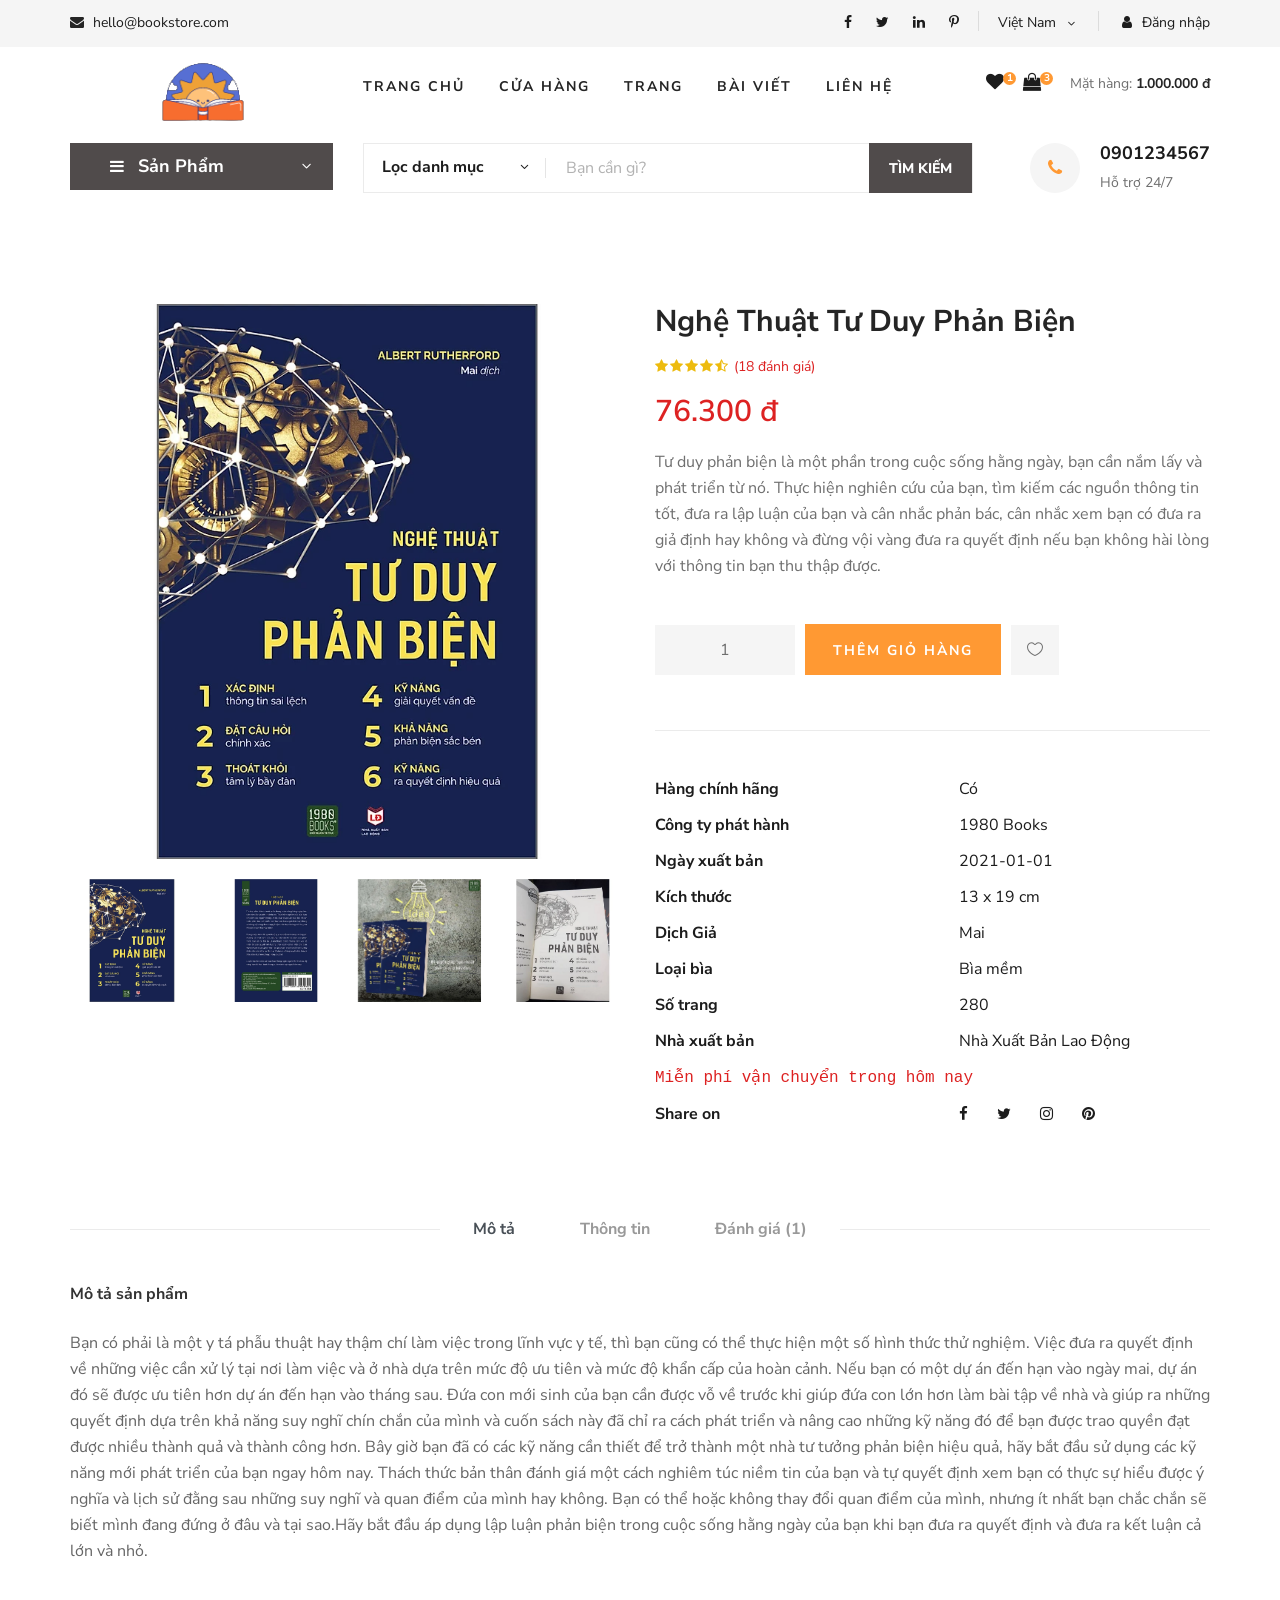
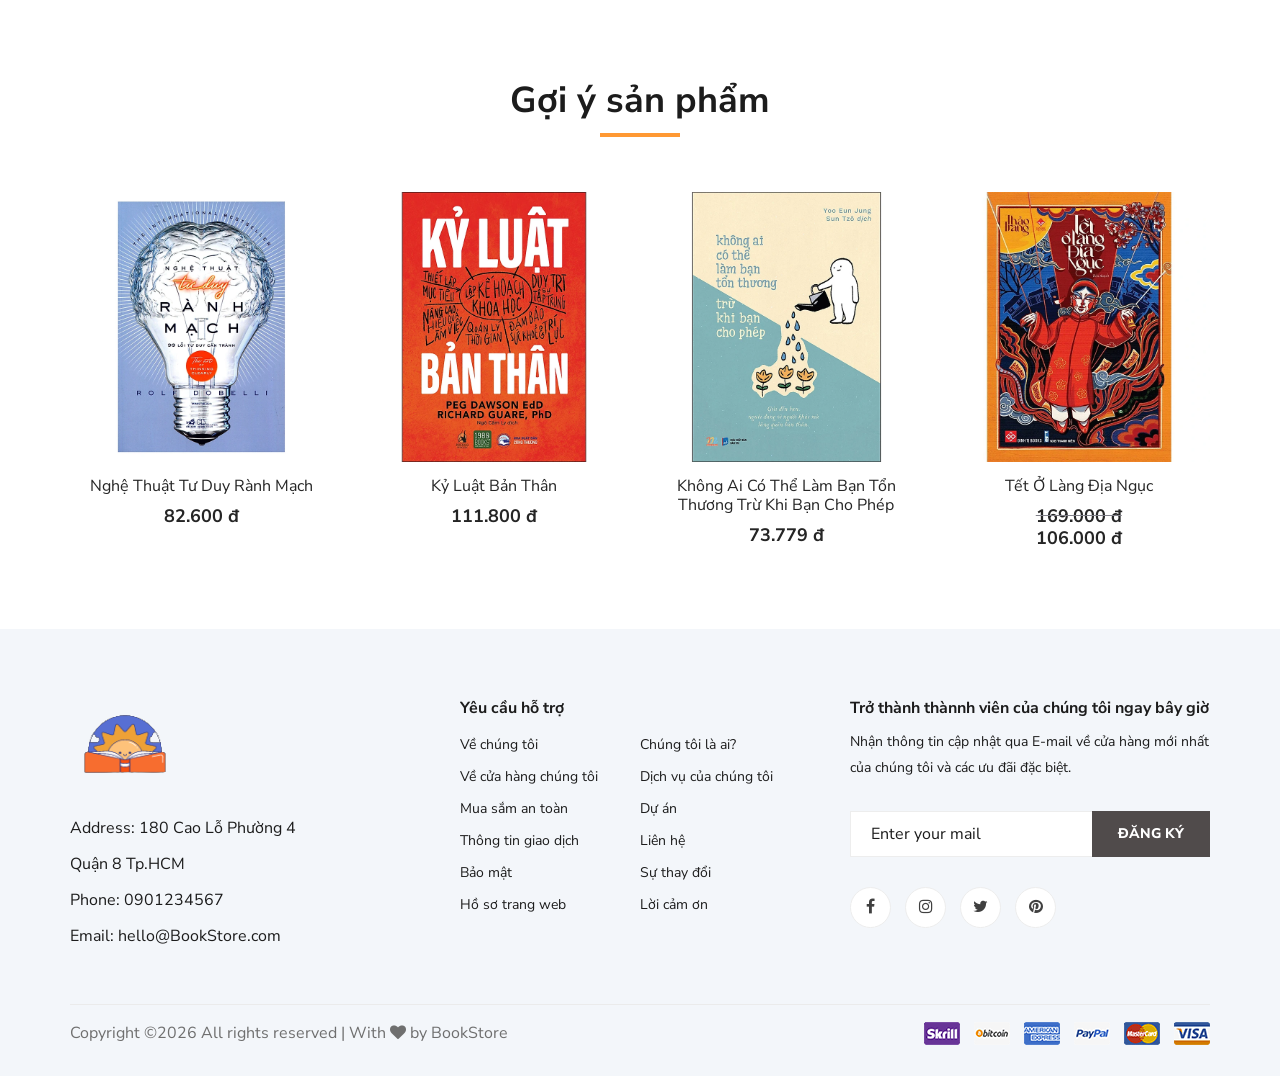
<file: allLab/Lab08/Vi_du_2/index.html>
<!DOCTYPE html>
<html lang="zxx">

<head>
    <meta charset="UTF-8">
    <meta name="description" content="Ogani Template">
    <meta name="keywords" content="Ogani, unica, creative, html">
    <meta name="viewport" content="width=device-width, initial-scale=1.0">
    <meta http-equiv="X-UA-Compatible" content="ie=edge">
    <title>Nice | BookStore</title>

    <!-- Google Font -->
    <link href="https://fonts.googleapis.com/css2?family=Nunito Sans:wght@200;300;400;600;900&display=swap" rel="stylesheet">

    <!-- Css Styles -->
    <link rel="stylesheet" href="css/bootstrap.min.css" type="text/css">
    <link rel="stylesheet" href="css/font-awesome.min.css" type="text/css">
    <link rel="stylesheet" href="css/elegant-icons.css" type="text/css">
    <link rel="stylesheet" href="css/nice-select.css" type="text/css">
    <link rel="stylesheet" href="css/jquery-ui.min.css" type="text/css">
    <link rel="stylesheet" href="css/owl.carousel.min.css" type="text/css">
    <link rel="stylesheet" href="css/slicknav.min.css" type="text/css">
    <link rel="stylesheet" href="css/style.css" type="text/css">

    <style>
        .product__details__pic__slider {
            position: relative;
            overflow: hidden;
        }

        .product__details__pic__slider img {
            display: none;
            width: 100%;
            height: auto;
        }

        .button__slide{
            text-align: center;
            padding-top: 10px;
        }
    </style>

    
</head>

<body>
    <!-- Page Preloder -->
    <div id="preloder">
        <div class="loader"></div>
    </div>

    <!-- Humberger Begin -->
    <div class="humberger__menu__overlay"></div>
    <div class="humberger__menu__wrapper">
        <div class="humberger__menu__logo">
            <a href="#"><img src="img/logo.png" alt=""></a>
        </div>
        <div class="humberger__menu__cart">
            <ul>
                <li><a href="#"><i class="fa fa-heart"></i> <span>1</span></a></li>
                <li><a href="#"><i class="fa fa-shopping-bag"></i> <span>3</span></a></li>
            </ul>
            <div class="header__cart__price">Mặt hàng: <span>1.000.000 đ</span></div>
        </div>
        <div class="humberger__menu__widget">
            <div class="header__top__right__language">
                <div>Việt Nam</div>
                <span class="arrow_carrot-down"></span>
                <ul>
                    <li><a href="#">Spanis</a></li>
                    <li><a href="#">English</a></li>
                </ul>
            </div>
            <div class="header__top__right__auth">
                <a href="#"><i class="fa fa-user"></i> Đăng nhập</a>
            </div>
        </div>
        <nav class="humberger__menu__nav mobile-menu">
            <ul>
                <li><a href="./index.html">Trang chủ</a></li>
                <li><a href="./shop-grid.html">Cửa hàng</a></li>
                <li><a href="#">Trang</a>
                    <ul class="header__menu__dropdown">
                        <li><a href="./shop-details.html">Cửa hàng chi tiết</a></li>
                        <li><a href="./shoping-cart.html">Giỏ hàng</a></li>
                        <li><a href="./checkout.html">Thủ tục thanh toán</a></li>
                        <li><a href="./blog-details.html">Chi tiết bài viết</a></li>
                    </ul>
                </li>
                <li><a href="./blog.html">Bài viết</a></li>
                <li><a href="./contact.html">Liên hệ</a></li>
            </ul>
        </nav>
        <div id="mobile-menu-wrap"></div>
        <div class="header__top__right__social">
            <a href="#"><i class="fa fa-facebook"></i></a>
            <a href="#"><i class="fa fa-twitter"></i></a>
            <a href="#"><i class="fa fa-linkedin"></i></a>
            <a href="#"><i class="fa fa-pinterest-p"></i></a>
        </div>
        <div class="humberger__menu__contact">
            <ul>
                <li><i class="fa fa-envelope"></i> hello@bookstore.com</li>
            </ul>
        </div>
    </div>
    <!-- Humberger End -->

    <!-- Header Section Begin -->
    <header class="header">
        <div class="header__top">
            <div class="container">
                <div class="row">
                    <div class="col-lg-6 col-md-6">
                        <div class="header__top__left">
                            <ul>
                                <li><i class="fa fa-envelope"></i> hello@bookstore.com</li>
                            </ul>
                        </div>
                    </div>
                    <div class="col-lg-6 col-md-6">
                        <div class="header__top__right">
                            <div class="header__top__right__social">
                                <a href="#"><i class="fa fa-facebook"></i></a>
                                <a href="#"><i class="fa fa-twitter"></i></a>
                                <a href="#"><i class="fa fa-linkedin"></i></a>
                                <a href="#"><i class="fa fa-pinterest-p"></i></a>
                            </div>
                            <div class="header__top__right__language">
                                <div>Việt Nam</div>
                                <span class="arrow_carrot-down"></span>
                                <ul>
                                    <li><a href="#">Spanis</a></li>
                                    <li><a href="#">English</a></li>
                                </ul>
                            </div>
                            <div class="header__top__right__auth">
                                <a href="#"><i class="fa fa-user"></i> Đăng nhập</a>
                            </div>
                        </div>
                    </div>
                </div>
            </div>
        </div>
        <div class="container">
            <div class="row">
                <div class="col-lg-3">
                    <div class="header__logo">
                        <a href="./index.html"><img src="img/logo.png" alt=""></a>
                    </div>
                </div>
                <div class="col-lg-6">
                    <nav class="header__menu">
                        <ul class="ul-menu">
                            <li><a href="./index.html">Trang chủ</a></li>
                            <li><a href="./shop-grid.html">Cửa hàng</a></li>
                            <li><a href="#">Trang</a>
                                <ul class="header__menu__dropdown">
                                    <li><a href="./shop-details.html">Cửa hàng chi tiết</a></li>
                                    <li><a href="./shoping-cart.html">Giỏ hàng</a></li>
                                    <li><a href="./checkout.html">Thủ tục thanh toán</a></li>
                                    <li><a href="./blog-details.html">Chi tiết bài viết</a></li>
                                </ul>
                            </li>
                            <li><a href="./blog.html">Bài viết</a></li>
                            <li><a href="./contact.html">Liên hệ</a></li>
                        </ul>
                    </nav>
                </div>
                <div class="col-lg-3">
                    <div class="header__cart">
                        <ul>
                            <li><a href="#"><i class="fa fa-heart"></i> <span>1</span></a></li>
                            <li><a href="#"><i class="fa fa-shopping-bag"></i> <span>3</span></a></li>
                        </ul>
                        <div class="header__cart__price">Mặt hàng: <span>1.000.000 đ</span></div>
                    </div>
                </div>
            </div>
            <div class="humberger__open">
                <i class="fa fa-bars"></i>
            </div>
        </div>
    </header>
    <!-- Header Section End -->

    <!-- Hero Section Begin -->
    <section class="hero hero-normal">
        <div class="container">
            <div class="row">
                <div class="col-lg-3">
                    <div class="hero__categories">
                        <div class="hero__categories__all">
                            <i class="fa fa-bars"></i>
                            <span>Sản Phẩm</span>
                        </div>
                        <ul>
                            <li><a href="#">Văn học</a></li>
                            <li><a href="#">Kinh tế</a></li>
                            <li><a href="#">Thiếu nhi</a></li>
                            <li><a href="#">Kĩ năng sống</a></li>
                            <li><a href="#">Giáo khoa</a></li>
                            <li><a href="#">Từ điển</a></li>
                            <li><a href="#">Lịch sử</a></li>
                            <li><a href="#">Y học</a></li>
                            <li><a href="#">Tạp chí</a></li>
                            <li><a href="#">Ngoại ngữ</a></li>
                            <li><a href="#">Giáo trình</a></li>
                        </ul>
                    </div>
                </div>
                <div class="col-lg-9">
                    <div class="hero__search">
                        <div class="hero__search__form">
                            <form action="#">
                                <div class="hero__search__categories">
                                    Lọc danh mục
                                    <span class="arrow_carrot-down"></span>
                                </div>
                                <input type="text" placeholder="Bạn cần gì?">
                                <button type="submit" class="site-btn">TÌM KIẾM</button>
                            </form>
                        </div>
                        <div class="hero__search__phone">
                            <div class="hero__search__phone__icon">
                                <i class="fa fa-phone"></i>
                            </div>
                            <div class="hero__search__phone__text">
                                <h5>0901234567</h5>
                                <span>Hỗ trợ 24/7 </span>
                            </div>
                        </div>
                    </div>
                </div>
            </div>
        </div>
    </section>
    <!-- Hero Section End -->

    <!-- Product Details Section Begin -->
    <section class="product-details spad">
        <div class="container">
            <div class="row">
                <div class="col-lg-6 col-md-6">
                    <div class="product__details__pic">
                        <div class="product__details__pic__item">
                            <img class="product__details__pic__item--large"
                                src="img/product/Book_2.jpg" alt="">
                        </div>
                        <div class="product__details__pic__slider owl-carousel">
                            <img data-imgbigurl="img/product/details/Book_2.jpg"
                                src="img/product/Book_2.jpg" alt="">
                            <img data-imgbigurl="img/product/details/Book_2_details_2.jpg"
                                src="img/product/details/Book_2_details_2.jpg" alt="">
                            <img data-imgbigurl="img/product/details/Book_2_details_1.jpg"
                                src="img/product/details/Book_2_details_1.jpg" alt="">
                            <img data-imgbigurl="img/product/details/Book_2_details_3.jpg"
                                src="img/product/details/Book_2_details_3.jpg" alt="">
                        </div>
                    </div>
                </div>
                <div class="col-lg-6 col-md-6">
                    <div class="product__details__text">
                        <h3>Nghệ Thuật Tư Duy Phản Biện</h3>
                        <div class="product__details__rating">
                            <i class="fa fa-star"></i>
                            <i class="fa fa-star"></i>
                            <i class="fa fa-star"></i>
                            <i class="fa fa-star"></i>
                            <i class="fa fa-star-half-o"></i>
                            <span>(18 đánh giá)</span>
                        </div>
                        <div class="product__details__price">76.300 đ</div>
                        <p>Tư duy phản biện là một phần trong cuộc sống hằng ngày, bạn cần nắm lấy và phát triển từ nó.
                             Thực hiện nghiên cứu của bạn, tìm kiếm các nguồn thông tin tốt, đưa ra lập luận của bạn và cân nhắc phản bác, 
                             cân nhắc xem bạn có đưa ra giả định hay không và đừng vội vàng đưa ra quyết định nếu bạn không hài lòng với 
                             thông tin bạn thu thập được.</p>
                        <div class="product__details__quantity">
                            <div class="quantity">
                                <div class="pro-qty">
                                    <input type="text" value="1">
                                </div>
                            </div>
                        </div>
                        <a href="#" class="primary-btn">Thêm giỏ hàng</a>
                        <a href="#" class="heart-icon"><span class="icon_heart_alt"></span></a>
                        <ul>
                            <li><b>Hàng chính hãng</b> <span>Có</span></li>
                            <li><b>Công ty phát hành</b> <span>1980 Books</span></li>
                            <li><b>Ngày xuất bản</b> <span>2021-01-01</span></li>
                            <li><b>Kích thước</b> <span>13 x 19 cm </span></li>
                            <li><b>Dịch Giả</b> <span>Mai</span></li>
                            <li><b>Loại bìa</b> <span>Bìa mềm</span></li>
                            <li><b>Số trang</b> <span>280</span></li>
                            <li><b>Nhà xuất bản</b> <span>Nhà Xuất Bản Lao Động</span></li>
                            <li><span><samp>Miễn phí vận chuyển trong hôm nay</samp></span></li>
                            <li><b>Share on</b>
                                <div class="share">
                                    <a href="#"><i class="fa fa-facebook"></i></a>
                                    <a href="#"><i class="fa fa-twitter"></i></a>
                                    <a href="#"><i class="fa fa-instagram"></i></a>
                                    <a href="#"><i class="fa fa-pinterest"></i></a>
                                </div>
                            </li>
                        </ul>
                    </div>
                </div>
                <div class="col-lg-12">
                    <div class="product__details__tab">
                        <ul class="nav nav-tabs" role="tablist">
                            <li class="nav-item">
                                <a class="nav-link active" data-toggle="tab" href="#tabs-1" role="tab"
                                    aria-selected="true">Mô tả</a>
                            </li>
                            <li class="nav-item">
                                <a class="nav-link" data-toggle="tab" href="#tabs-2" role="tab"
                                    aria-selected="false">Thông tin</a>
                            </li>
                            <li class="nav-item">
                                <a class="nav-link" data-toggle="tab" href="#tabs-3" role="tab"
                                    aria-selected="false">Đánh giá <span>(1)</span></a>
                            </li>
                        </ul>
                        <div class="tab-content">
                            <div class="tab-pane active" id="tabs-1" role="tabpanel">
                                <div class="product__details__tab__desc">
                                    <h6>Mô tả sản phẩm</h6>
                                    <p>Bạn có phải là một y tá phẫu thuật hay thậm chí làm việc trong lĩnh vực y tế, thì bạn cũng có thể thực hiện một số hình thức thử nghiệm. Việc đưa ra quyết định về những việc cần xử lý tại nơi làm việc và ở nhà dựa trên mức độ ưu tiên và mức độ khẩn cấp của hoàn cảnh.

                                        Nếu bạn có một dự án đến hạn vào ngày mai, dự án đó sẽ được ưu tiên hơn dự án đến hạn vào tháng sau.
                                         Đứa con mới sinh của bạn cần được vỗ về trước khi giúp đứa con lớn hơn làm bài tập về nhà và giúp ra những quyết định dựa trên 
                                         khả năng suy nghĩ chín chắn của mình và cuốn sách này đã chỉ ra cách phát triển và nâng cao những kỹ năng đó để bạn được trao
                                          quyền đạt được nhiều thành quả và thành công hơn. Bây giờ bạn đã có các kỹ năng cần thiết để trở thành một nhà tư tưởng phản
                                          biện hiệu quả, hãy bắt đầu sử dụng các kỹ năng mới phát triển của bạn ngay hôm nay. Thách thức bản thân đánh giá một cách nghiêm
                                           túc niềm tin của bạn và tự quyết định xem bạn có thực sự hiểu được ý nghĩa và lịch sử đằng sau những suy nghĩ và quan điểm của
                                           mình hay không. Bạn có thể hoặc không thay đổi quan điểm của mình, nhưng ít nhất bạn chắc chắn sẽ biết mình đang đứng ở đâu và
                                         tại sao.Hãy bắt đầu áp dụng lập luận phản biện trong cuộc sống hằng ngày của bạn khi bạn đưa ra quyết định và đưa ra kết luận cả lớn và nhỏ.</p>
                                </div>
                            </div>
                            <div class="tab-pane" id="tabs-2" role="tabpanel">
                                <div class="product__details__tab__desc">
                                    <h6>Thông tin sản phẩm</h6>
                                        Về sản phẩm: (39 tích cực, 2 tiêu cực)
                                        <li>
                                            Hầu hết người mua hài lòng với chất lượng sách, đánh giá sách là hay, hữu ích và đáng mua.
                                        </li>
                                        <li>
                                            Một số nhận xét cho biết sách có nội dung tốt, đẹp, in rõ và dễ mang đi.
                                        </li>
                                        <li>
                                            Tuy nhiên, có một số ý kiến cho rằng sách có lối viết đơn giản, không phù hợp với người đã qua công việc kinh doanh.
                                        </li>
                                        Về dịch vụ: (32 tích cực, 2 tiêu cực)
                                        <li>
                                            Đa số khách hàng hài lòng với giao hàng nhanh, đóng gói cẩn thận và dịch vụ hỗ trợ sau bán hàng.
                                        </li>
                                        <li>
                                            Một số nhận xét cho biết nhân viên giao hàng nhiệt tình, vui vẻ và dịch vụ TikiNow được đánh giá tích cực.
                                        </li>
                                        <li>
                                            Tuy nhiên, có một số ý kiến cho rằng khâu đóng gói cẩu thả và có sách bị cong và mòn.
                                        </li>
                                </div>
                            </div>
                            <div class="tab-pane" id="tabs-3" role="tabpanel">
                                <div class="product__details__tab__desc">
                                    <h6>Đánh giá sản phẩm </h6>
                                    <p>Hãy nghĩ đến coi tư duy phản biện như một cơ hội để tương tác với những người khác và tìm hiểu quan điểm của họ. 
                                        Đánh giá những gì người khác nói và xem xét các nguồn thông tin để quyết định xem chúng có xứng đáng hay không.
                                         “Nghệ thuật tư duy phản biện” là một tài liệu tuyệt vời giúp bạn học được những kỹ năng đó và bạn có thể tham khảo lại khi cần.
                                         Hãy nhớ rằng, hơn bất cứ điều gì, hãy rèn luyện kỹ năng tư duy phản biện của bạn, và bạn không bao giờ có thể sai lầm.</p>
                                </div>
                            </div>
                        </div>
                    </div>
                </div>
            </div>
        </div>
    </section>
    <!-- Product Details Section End -->

    <!-- Related Product Section Begin -->
    <section class="related-product">
        <div class="container">
            <div class="row">
                <div class="col-lg-12">
                    <div class="section-title related__product__title">
                        <h2>Gợi ý sản phẩm</h2>
                    </div>
                </div>
            </div>
            <div class="row">
                <div class="col-lg-3 col-md-4 col-sm-6">
                    <div class="product__item">
                        <div class="product__item__pic set-bg" data-setbg="img/product/Book_1.webp">
                            <ul class="product__item__pic__hover">
                                <li><a href="#"><i class="fa fa-heart"></i></a></li>
                                <li><a href="#"><i class="fa fa-retweet"></i></a></li>
                                <li><a href="#"><i class="fa fa-shopping-cart"></i></a></li>
                            </ul>
                        </div>
                        <div class="product__item__text">
                            <h6><a href="#">Nghệ Thuật Tư Duy Rành Mạch</a></h6>
                            <h5>82.600 đ</h5>
                        </div>
                    </div>
                </div>
                <div class="col-lg-3 col-md-4 col-sm-6">
                    <div class="product__item">
                        <div class="product__item__pic set-bg" data-setbg="img/product/Book-3.png">
                            <ul class="product__item__pic__hover">
                                <li><a href="#"><i class="fa fa-heart"></i></a></li>
                                <li><a href="#"><i class="fa fa-retweet"></i></a></li>
                                <li><a href="#"><i class="fa fa-shopping-cart"></i></a></li>
                            </ul>
                        </div>
                        <div class="product__item__text">
                            <h6><a href="#">Kỷ Luật Bản Thân</a></h6>
                            <h5>111.800 đ</h5>
                        </div>
                    </div>
                </div>
                <div class="col-lg-3 col-md-4 col-sm-6">
                    <div class="product__item">
                        <div class="product__item__pic set-bg" data-setbg="img/product/Book_4.jpg">
                            <ul class="product__item__pic__hover">
                                <li><a href="#"><i class="fa fa-heart"></i></a></li>
                                <li><a href="#"><i class="fa fa-retweet"></i></a></li>
                                <li><a href="#"><i class="fa fa-shopping-cart"></i></a></li>
                            </ul>
                        </div>
                        <div class="product__item__text">
                            <h6><a href="#">Không Ai Có Thể Làm Bạn Tổn Thương Trừ Khi Bạn Cho Phép</a></h6>
                            <h5>73.779 đ</h5>
                        </div>
                    </div>
                </div>
                <div class="col-lg-3 col-md-4 col-sm-6">
                    <div class="product__item">
                        <div class="product__item__pic set-bg" data-setbg="img/product/Book_5.jpg">
                            <ul class="product__item__pic__hover">
                                <li><a href="#"><i class="fa fa-heart"></i></a></li>
                                <li><a href="#"><i class="fa fa-retweet"></i></a></li>
                                <li><a href="#"><i class="fa fa-shopping-cart"></i></a></li>
                            </ul>
                        </div>
                        <div class="product__item__text">
                            <h6><a href="#">Tết Ở Làng Địa Ngục</a></h6>
                            <div class="text__sale">
                                <h5 >169.000 đ</h5>
                            </div>
                            <h5 class="text__price">106.000 đ</h5>
                        </div>
                    </div>
                </div>
            </div>
        </div>
    </section>
    <!-- Related Product Section End -->

    <!-- Footer Section Begin -->
    <footer class="footer spad">
        <div class="container">
            <div class="row">
                <div class="col-lg-3 col-md-6 col-sm-6">
                    <div class="footer__about">
                        <div class="footer__about__logo">
                            <a href="./index.html"><img src="img/logo.png" alt=""></a>
                        </div>
                        <ul>
                            <li>Address: 180 Cao Lỗ Phường 4 Quận 8 Tp.HCM</li>
                            <li>Phone: 0901234567</li>
                            <li>Email: hello@BookStore.com</li>
                        </ul>
                    </div>
                </div>
                <div class="col-lg-4 col-md-6 col-sm-6 offset-lg-1">
                    <div class="footer__widget">
                        <h6>
                            Yêu cầu hỗ trợ</h6>
                        <ul>
                            <li><a href="#">Về chúng tôi</a></li>
                            <li><a href="#">Về cửa hàng chúng tôi</a></li>
                            <li><a href="#">Mua sắm an toàn</a></li>
                            <li><a href="#">Thông tin giao dịch</a></li>
                            <li><a href="#">Bảo mật</a></li>
                            <li><a href="#">Hồ sơ trang web</a></li>
                        </ul>
                        <ul>
                            <li><a href="#">Chúng tôi là ai?</a></li>
                            <li><a href="#">Dịch vụ của chúng tôi</a></li>
                            <li><a href="#">Dự án</a></li>
                            <li><a href="#">Liên hệ</a></li>
                            <li><a href="#">Sự thay đổi</a></li>
                            <li><a href="#">Lời cảm ơn</a></li>
                        </ul>
                    </div>
                </div>
                <div class="col-lg-4 col-md-12">
                    <div class="footer__widget">
                        <h6>Trở thành thànnh viên của chúng tôi ngay bây giờ</h6>
                        <p>Nhận thông tin cập nhật qua E-mail về cửa hàng mới nhất của chúng tôi và các ưu đãi đặc biệt.</p>
                        <form action="#">
                            <input type="text" placeholder="Enter your mail">
                            <button type="submit" class="site-btn">Đăng ký</button>
                        </form>
                        <div class="footer__widget__social">
                            <a href="#"><i class="fa fa-facebook"></i></a>
                            <a href="#"><i class="fa fa-instagram"></i></a>
                            <a href="#"><i class="fa fa-twitter"></i></a>
                            <a href="#"><i class="fa fa-pinterest"></i></a>
                        </div>
                    </div>
                </div>
            </div>
            <div class="row">
                <div class="col-lg-12">
                    <div class="footer__copyright">
                        <div class="footer__copyright__text"><p>
  Copyright &copy;<script>document.write(new Date().getFullYear());</script> All rights reserved | With <i class="fa fa-heart" aria-hidden="true"></i> by BookStore</a>
  </p></div>
                        <div class="footer__copyright__payment"><img src="img/payment-item.png" alt=""></div>
                    </div>
                </div>
            </div>
        </div>
    </footer>
    <!-- Footer Section End -->

    <!-- Js Plugins -->
    <script src="js/jquery-3.3.1.min.js"></script>
    <script src="js/bootstrap.min.js"></script>
    <script src="js/jquery.nice-select.min.js"></script>
    <script src="js/jquery-ui.min.js"></script>
    <script src="js/jquery.slicknav.js"></script>
    <script src="js/mixitup.min.js"></script>
    <script src="js/owl.carousel.min.js"></script>
    <script src="js/main.js"></script>
</body>

</html>
</file>
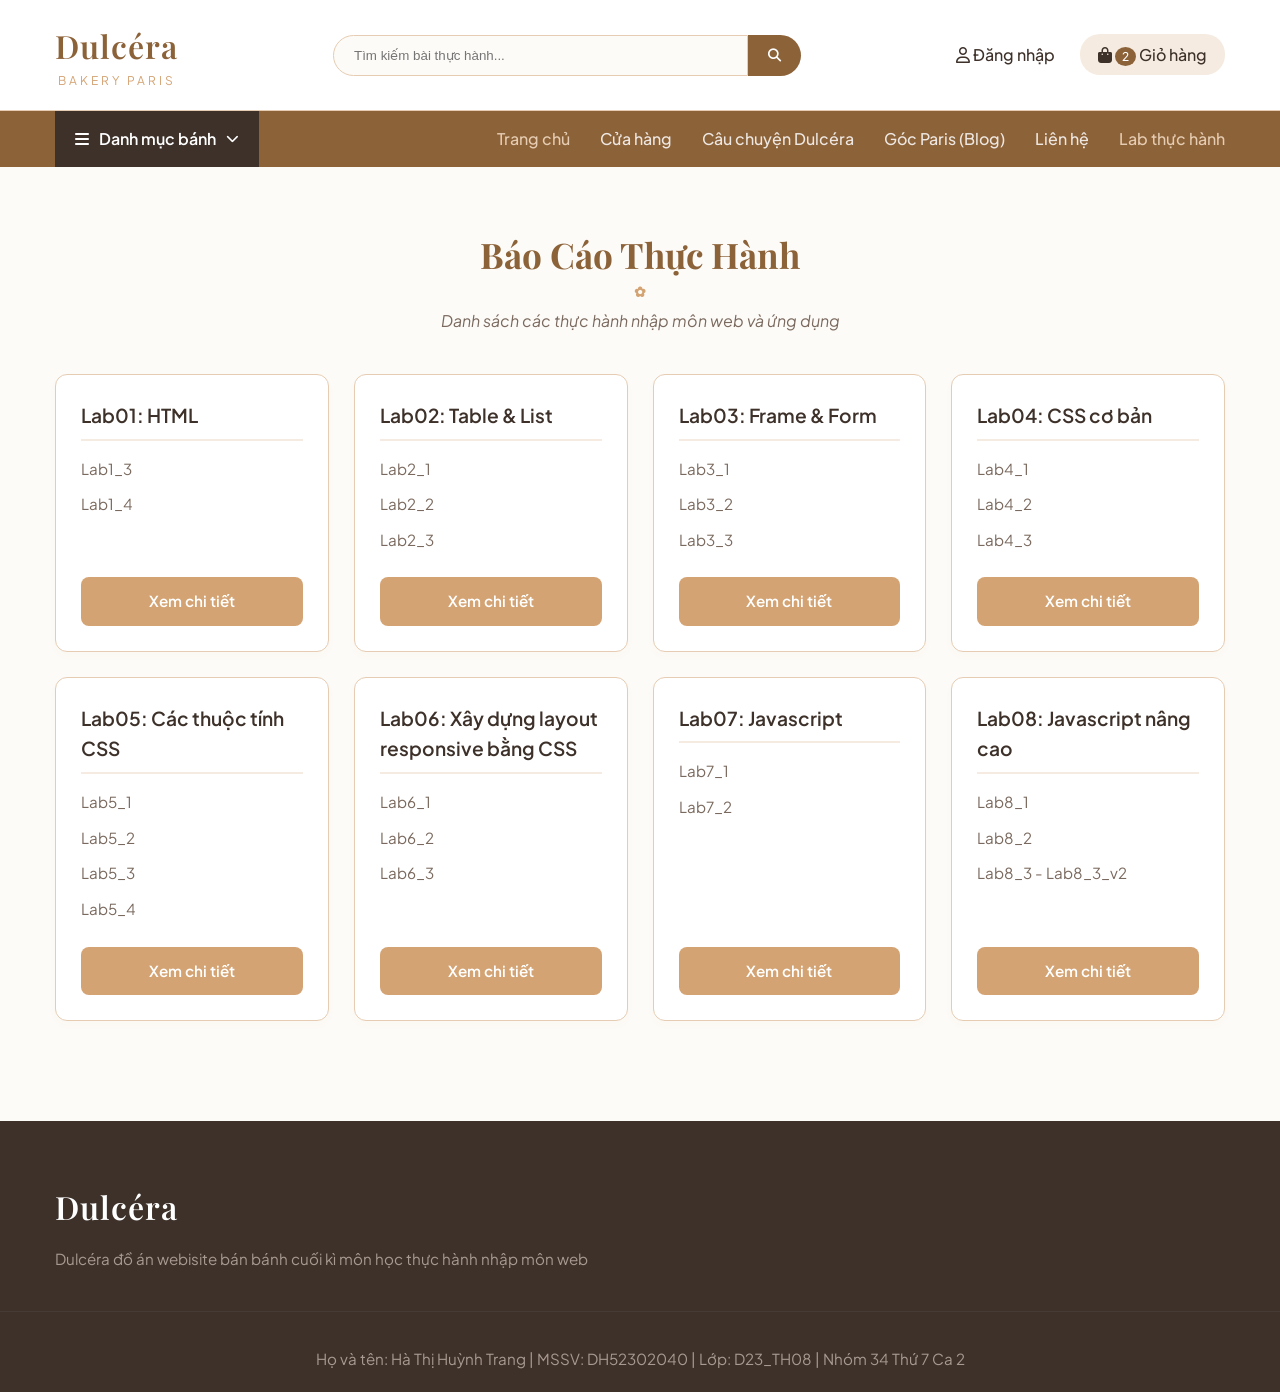
<file: labthuchanh.html>
<!DOCTYPE html>
<html lang="vi">
<head>
    <meta charset="UTF-8">
    <meta name="viewport" content="width=device-width, initial-scale=1.0">
    <title>Danh Sách Lab Thực Hành</title>
    <link href="https://fonts.googleapis.com/css2?family=Playfair+Display:ital,wght@0,400;0,600;1,400&family=Plus+Jakarta+Sans:wght@300;400;500;600&display=swap" rel="stylesheet">
    <link rel="stylesheet" href="https://cdnjs.cloudflare.com/ajax/libs/font-awesome/6.4.0/css/all.min.css">
    <link rel="stylesheet" href="./css/style.css">
</head>
<body>

    <header class="header">
        <div class="container header-wrapper">
            <div class="logo">
                <a href="index.html">
                    <span class="logo-text">Dulcéra</span>
                    <span class="logo-sub">Bakery Paris</span>
                </a>
            </div>
            
            <div class="search-bar">
                <input type="text" placeholder="Tìm kiếm bài thực hành...">
                <button type="button"><i class="fa-solid fa-magnifying-glass"></i></button>
            </div>

            <div class="header-actions">
                <a href="login.html" class="action-item"><i class="fa-regular fa-user"></i> Đăng nhập</a>
                <div class="cart-dropdown">
                    <a href="cart-detail.html" class="action-item cart-btn">
                        <i class="fa-solid fa-bag-shopping"></i>
                        <span class="cart-count">2</span>
                        Giỏ hàng
                    </a>
                </div>
            </div>
        </div>
    </header>

    <nav class="nav-bar" id="myNavBar">
        <div class="container nav-wrapper">
            
            <div class="category-menu-wrapper">
                <div class="category-toggle" onclick="myFunction()">
                    <i class="fa-solid fa-bars"></i> Danh mục bánh <i class="fa-solid fa-chevron-down arrow-icon"></i>
                </div>
                <ul class="category-list">
                    <li><a href="#"><i class="fa-solid fa-bread-slice"></i> Croissant & Viennoiserie</a></li>
                    <li><a href="#"><i class="fa-solid fa-cookie"></i> Macarons <span class="badge badge-hot">Hot</span></a></li>
                    <li><a href="#"><i class="fa-solid fa-birthday-cake"></i> Bánh Kem Sinh Nhật</a></li>
                    <li><a href="#"><i class="fa-solid fa-cake"></i> Pâtisserie Thập Cẩm</a></li>
                    <li><a href="#"><i class="fa-solid fa-gift"></i> Quà Tặng & Combo</a></li>
                </ul>
            </div>
            
            <ul class="nav-menu">
                <li><a href="index.html" class="active">Trang chủ</a></li>
                <li><a href="store.html">Cửa hàng</a></li>
                <li><a href="about.html">Câu chuyện Dulcéra</a></li>
                <li><a href="blog.html">Góc Paris (Blog)</a></li>
                <li><a href="contact.html">Liên hệ</a></li>
                <li><a href="labthuchanh.html" class="active">Lab thực hành</a></li>
            </ul>
        </div>
    </nav>

    <main class="container labs-container">
        <h2 class="section-title" style="margin-top: 40px; margin-bottom: 10px;">Báo Cáo Thực Hành</h2>
        <p style="text-align: center; color: var(--text-muted); margin-bottom: 40px; font-style: italic;">Danh sách các thực hành nhập môn web và ứng dụng</p>

        <div class="labs-grid">
            
            <div class="lab-card">
                <div class="lab-card-content">
                    <h3>Lab01: HTML</h3>
                    <ul class="lab-sub-list">
                        <li><a href="./allLab/Lab01/lab1_bai3.html">Lab1_3</a></li>
                        <li><a href="./allLab/Lab01/Lab1_bai4.html">Lab1_4</a></li>
                    </ul>
                </div>
                <a href="" class="btn-view-lab">Xem chi tiết</a>
            </div>

            <div class="lab-card">
                <div class="lab-card-content">
                    <h3>Lab02: Table & List</h3>
                    <ul class="lab-sub-list">
                        <li><a href="./allLab/Lab02/lab02_bai1.html">Lab2_1</a></li>
                        <li><a href="./allLab/Lab02/lab02_bai2.html">Lab2_2</a></li>
                        <li><a href="./allLab/Lab02/lab02_khung_table.html">Lab2_3</a></li>
                    </ul>
                </div>
                <a href="" class="btn-view-lab">Xem chi tiết</a>
            </div>

            <div class="lab-card">
                <div class="lab-card-content">
                    <h3>Lab03: Frame & Form</h3>
                    <ul class="lab-sub-list">
                        <li><a href="./allLab/Lab03/Vi_du_Lab03.1/lab03_bai1.html">Lab3_1</a></li>
                        <li><a href="./allLab/Lab03/Vi_du_lab03/lab03_bai2.html">Lab3_2</a></li>
                        <li><a href="./allLab/Lab03/Vi_du_Lab03.1/index.html">Lab3_3</a></li>
                    </ul>
                </div>
                <a href="#" class="btn-view-lab">Xem chi tiết</a>
            </div>

            <div class="lab-card">
                <div class="lab-card-content">
                    <h3>Lab04: CSS cơ bản</h3>
                    <ul class="lab-sub-list">
                        <li><a href="./allLab/Lab04/Vi_du_lab4/lab04_bai1.html">Lab4_1</a></li>
                        <li><a href="./allLab/Lab04/Vi_du_lab4/lab04_bai2.html">Lab4_2</a></li>
                        <li><a href="./allLab/Lab04/Vi_du_lab4/lab04_bai3.html">Lab4_3</a></li>
                    </ul>
                </div>
                <a href="" class="btn-view-lab">Xem chi tiết</a>
            </div>

            <div class="lab-card">
                <div class="lab-card-content">
                    <h3>Lab05: Các thuộc tính CSS</h3>
                    <ul class="lab-sub-list">
                        <li><a href="./allLab/Lab05/lab05_bai1.html">Lab5_1</a></li>
                        <li><a href="./allLab/Lab05/Bai_2/index.html">Lab5_2</a></li>
                        <li><a href="./allLab/Lab05/Vi_du/index.html">Lab5_3</a></li>
                        <li><a href="./allLab/Lab05/Vi_du/index.html">Lab5_4</a></li>
                    </ul>
                </div>
                <a href="#" class="btn-view-lab">Xem chi tiết</a>
            </div>

            <div class="lab-card">
                <div class="lab-card-content">
                    <h3>Lab06: Xây dựng layout responsive bằng CSS</h3>
                    <ul class="lab-sub-list">
                        <li><a href="./allLab/Lab06/Bai_2_Minh_hoa_layout/lab6_menu_reponsive.html">Lab6_1</a></li>
                        <li><a href="./allLab/Lab06/Bai_2_Minh_hoa_layout/lab6_bai2.html">Lab6_2</a></li>
                        <li><a href="./allLab/Lab06/Bai_2_Minh_hoa_layout/lab6_bai3.html">Lab6_3</a></li>
                    </ul>
                </div>
                <a href="" class="btn-view-lab">Xem chi tiết</a>
            </div>

            <div class="lab-card">
                <div class="lab-card-content">
                    <h3>Lab07: Javascript</h3>
                    <ul class="lab-sub-list">
                        <li><a href="./allLab/Lab07/Vi_du/index.html">Lab7_1</a></li>
                        <li><a href="./allLab/Lab07/demo_bai_2/index.html">Lab7_2</a></li>
                    </ul>
                </div>
                <a href="#" class="btn-view-lab">Xem chi tiết</a>
            </div>

            <div class="lab-card">
                <div class="lab-card-content">
                    <h3>Lab08: Javascript nâng cao</h3>
                    <ul class="lab-sub-list">
                        <li><a href="./allLab/Lab08/lab08_slider.html">Lab8_1</a></li>
                        <li><a href="./allLab/Lab08/lab08_slider_auto.html">Lab8_2</a></li>
                        <li><a href="./allLab/Lab08/lab08_json.html">Lab8_3 - Lab8_3_v2</a></li>
                    </ul>
                </div>
                <a href="#" class="btn-view-lab">Xem chi tiết</a>
            </div>

        </div>
    </main>

    <footer class="footer" style="margin-top: 80px;">
        <div class="container footer-grid">
            <div class="footer-about">
                <span class="logo-text">Dulcéra</span>
                <p>Dulcéra đồ án webisite bán bánh cuối kì môn học thực hành nhập môn web</p>
            </div>
           
        </div>
        <div class="footer-bottom">
            <div class="container">
                <p>Họ và tên: Hà Thị Huỳnh Trang | MSSV: DH52302040 | Lớp: D23_TH08 | Nhóm 34 Thứ 7 Ca 2</p>
            </div>
        </div>
    </footer>

    <script src="js/scrip.js"></script>
</body>
</html>
</file>
<file: allLab/Lab06/Bai_2_Minh_hoa_layout/css/style.css>
.wrapper {
	display: flex;
	/* kich hoat flex box*/
	flex-flow: row wrap;
	font-weight: bold;
	text-align: center;
}

.wrapper>* {
	padding: 10px;
	flex: 1 100%;
	/* cho tất cả phần tử bên trong có độ dài 100% và tỉ lệ chiếm không gian trống là như nhau*/
}

.header-flex-2 {
	background: tomato;

}

.footer-flex-2 {
	background: lightgreen;
	order: 4;
}

.main {
	text-align: left;
	background: deepskyblue;
	height: 400px;
	/* flex: 3 0px; */
	/* cho phần nội dung main ở giữa chiếm 3 phần không gian trống so với 2 phần aside bên cạnh */
	/* order: 2; */
}



/* 2 phần aside sẽ chỉ chiếm 1 phần không gian */
.aside-1 {
	background: gold;
	/* height: 400px; */
	height: auto;
	order: 1;
}

.aside-2 {
	background: hotpink;
	/* height: 400px; */
	height: auto;
	order: 3;
}
@media only screen and  (min-width: 900px) {
	.main{
		flex: 3;
		order: 2;
	}
	.img-responsive{
		max-width: 100%;
		height: auto;
	}
}
@media only screen and (min-width: 600px) {
	.aside {
		flex: 1;
	}
}
.container-img{
	width: 100%;
}
.img-reponsive{
	max-width: 100%;
	height: auto;
}
@media only screen and (min-width: 700px) {
	.img-reponsive{
		border-radius: 20px;
		box-shadow: 2px 2px;
	}
}
</file>
<file: allLab/Lab07/demo_bai_2/css/elegant-icons.css>
@font-face {
	font-family: 'ElegantIcons';
	src:url('../fonts/ElegantIcons.eot');
	src:url('../fonts/ElegantIcons.eot?#iefix') format('embedded-opentype'),
		url('../fonts/ElegantIcons.woff') format('woff'),
		url('../fonts/ElegantIcons.ttf') format('truetype'),
		url('../fonts/ElegantIcons.svg#ElegantIcons') format('svg');
	font-weight: normal;
	font-style: normal;
}

/* Use the following CSS code if you want to use data attributes for inserting your icons */
[data-icon]:before {
	font-family: 'ElegantIcons';
	content: attr(data-icon);
	speak: none;
	font-weight: normal;
	font-variant: normal;
	text-transform: none;
	line-height: 1;
	-webkit-font-smoothing: antialiased;
	-moz-osx-font-smoothing: grayscale;
}

/* Use the following CSS code if you want to have a class per icon */
/*
Instead of a list of all class selectors,
you can use the generic selector below, but it's slower:
[class*="your-class-prefix"] {
*/
.arrow_up, .arrow_down, .arrow_left, .arrow_right, .arrow_left-up, .arrow_right-up, .arrow_right-down, .arrow_left-down, .arrow-up-down, .arrow_up-down_alt, .arrow_left-right_alt, .arrow_left-right, .arrow_expand_alt2, .arrow_expand_alt, .arrow_condense, .arrow_expand, .arrow_move, .arrow_carrot-up, .arrow_carrot-down, .arrow_carrot-left, .arrow_carrot-right, .arrow_carrot-2up, .arrow_carrot-2down, .arrow_carrot-2left, .arrow_carrot-2right, .arrow_carrot-up_alt2, .arrow_carrot-down_alt2, .arrow_carrot-left_alt2, .arrow_carrot-right_alt2, .arrow_carrot-2up_alt2, .arrow_carrot-2down_alt2, .arrow_carrot-2left_alt2, .arrow_carrot-2right_alt2, .arrow_triangle-up, .arrow_triangle-down, .arrow_triangle-left, .arrow_triangle-right, .arrow_triangle-up_alt2, .arrow_triangle-down_alt2, .arrow_triangle-left_alt2, .arrow_triangle-right_alt2, .arrow_back, .icon_minus-06, .icon_plus, .icon_close, .icon_check, .icon_minus_alt2, .icon_plus_alt2, .icon_close_alt2, .icon_check_alt2, .icon_zoom-out_alt, .icon_zoom-in_alt, .icon_search, .icon_box-empty, .icon_box-selected, .icon_minus-box, .icon_plus-box, .icon_box-checked, .icon_circle-empty, .icon_circle-slelected, .icon_stop_alt2, .icon_stop, .icon_pause_alt2, .icon_pause, .icon_menu, .icon_menu-square_alt2, .icon_menu-circle_alt2, .icon_ul, .icon_ol, .icon_adjust-horiz, .icon_adjust-vert, .icon_document_alt, .icon_documents_alt, .icon_pencil, .icon_pencil-edit_alt, .icon_pencil-edit, .icon_folder-alt, .icon_folder-open_alt, .icon_folder-add_alt, .icon_info_alt, .icon_error-oct_alt, .icon_error-circle_alt, .icon_error-triangle_alt, .icon_question_alt2, .icon_question, .icon_comment_alt, .icon_chat_alt, .icon_vol-mute_alt, .icon_volume-low_alt, .icon_volume-high_alt, .icon_quotations, .icon_quotations_alt2, .icon_clock_alt, .icon_lock_alt, .icon_lock-open_alt, .icon_key_alt, .icon_cloud_alt, .icon_cloud-upload_alt, .icon_cloud-download_alt, .icon_image, .icon_images, .icon_lightbulb_alt, .icon_gift_alt, .icon_house_alt, .icon_genius, .icon_mobile, .icon_tablet, .icon_laptop, .icon_desktop, .icon_camera_alt, .icon_mail_alt, .icon_cone_alt, .icon_ribbon_alt, .icon_bag_alt, .icon_creditcard, .icon_cart_alt, .icon_paperclip, .icon_tag_alt, .icon_tags_alt, .icon_trash_alt, .icon_cursor_alt, .icon_mic_alt, .icon_compass_alt, .icon_pin_alt, .icon_pushpin_alt, .icon_map_alt, .icon_drawer_alt, .icon_toolbox_alt, .icon_book_alt, .icon_calendar, .icon_film, .icon_table, .icon_contacts_alt, .icon_headphones, .icon_lifesaver, .icon_piechart, .icon_refresh, .icon_link_alt, .icon_link, .icon_loading, .icon_blocked, .icon_archive_alt, .icon_heart_alt, .icon_star_alt, .icon_star-half_alt, .icon_star, .icon_star-half, .icon_tools, .icon_tool, .icon_cog, .icon_cogs, .arrow_up_alt, .arrow_down_alt, .arrow_left_alt, .arrow_right_alt, .arrow_left-up_alt, .arrow_right-up_alt, .arrow_right-down_alt, .arrow_left-down_alt, .arrow_condense_alt, .arrow_expand_alt3, .arrow_carrot_up_alt, .arrow_carrot-down_alt, .arrow_carrot-left_alt, .arrow_carrot-right_alt, .arrow_carrot-2up_alt, .arrow_carrot-2dwnn_alt, .arrow_carrot-2left_alt, .arrow_carrot-2right_alt, .arrow_triangle-up_alt, .arrow_triangle-down_alt, .arrow_triangle-left_alt, .arrow_triangle-right_alt, .icon_minus_alt, .icon_plus_alt, .icon_close_alt, .icon_check_alt, .icon_zoom-out, .icon_zoom-in, .icon_stop_alt, .icon_menu-square_alt, .icon_menu-circle_alt, .icon_document, .icon_documents, .icon_pencil_alt, .icon_folder, .icon_folder-open, .icon_folder-add, .icon_folder_upload, .icon_folder_download, .icon_info, .icon_error-circle, .icon_error-oct, .icon_error-triangle, .icon_question_alt, .icon_comment, .icon_chat, .icon_vol-mute, .icon_volume-low, .icon_volume-high, .icon_quotations_alt, .icon_clock, .icon_lock, .icon_lock-open, .icon_key, .icon_cloud, .icon_cloud-upload, .icon_cloud-download, .icon_lightbulb, .icon_gift, .icon_house, .icon_camera, .icon_mail, .icon_cone, .icon_ribbon, .icon_bag, .icon_cart, .icon_tag, .icon_tags, .icon_trash, .icon_cursor, .icon_mic, .icon_compass, .icon_pin, .icon_pushpin, .icon_map, .icon_drawer, .icon_toolbox, .icon_book, .icon_contacts, .icon_archive, .icon_heart, .icon_profile, .icon_group, .icon_grid-2x2, .icon_grid-3x3, .icon_music, .icon_pause_alt, .icon_phone, .icon_upload, .icon_download, .social_facebook, .social_twitter, .social_pinterest, .social_googleplus, .social_tumblr, .social_tumbleupon, .social_wordpress, .social_instagram, .social_dribbble, .social_vimeo, .social_linkedin, .social_rss, .social_deviantart, .social_share, .social_myspace, .social_skype, .social_youtube, .social_picassa, .social_googledrive, .social_flickr, .social_blogger, .social_spotify, .social_delicious, .social_facebook_circle, .social_twitter_circle, .social_pinterest_circle, .social_googleplus_circle, .social_tumblr_circle, .social_stumbleupon_circle, .social_wordpress_circle, .social_instagram_circle, .social_dribbble_circle, .social_vimeo_circle, .social_linkedin_circle, .social_rss_circle, .social_deviantart_circle, .social_share_circle, .social_myspace_circle, .social_skype_circle, .social_youtube_circle, .social_picassa_circle, .social_googledrive_alt2, .social_flickr_circle, .social_blogger_circle, .social_spotify_circle, .social_delicious_circle, .social_facebook_square, .social_twitter_square, .social_pinterest_square, .social_googleplus_square, .social_tumblr_square, .social_stumbleupon_square, .social_wordpress_square, .social_instagram_square, .social_dribbble_square, .social_vimeo_square, .social_linkedin_square, .social_rss_square, .social_deviantart_square, .social_share_square, .social_myspace_square, .social_skype_square, .social_youtube_square, .social_picassa_square, .social_googledrive_square, .social_flickr_square, .social_blogger_square, .social_spotify_square, .social_delicious_square, .icon_printer, .icon_calulator, .icon_building, .icon_floppy, .icon_drive, .icon_search-2, .icon_id, .icon_id-2, .icon_puzzle, .icon_like, .icon_dislike, .icon_mug, .icon_currency, .icon_wallet, .icon_pens, .icon_easel, .icon_flowchart, .icon_datareport, .icon_briefcase, .icon_shield, .icon_percent, .icon_globe, .icon_globe-2, .icon_target, .icon_hourglass, .icon_balance, .icon_rook, .icon_printer-alt, .icon_calculator_alt, .icon_building_alt, .icon_floppy_alt, .icon_drive_alt, .icon_search_alt, .icon_id_alt, .icon_id-2_alt, .icon_puzzle_alt, .icon_like_alt, .icon_dislike_alt, .icon_mug_alt, .icon_currency_alt, .icon_wallet_alt, .icon_pens_alt, .icon_easel_alt, .icon_flowchart_alt, .icon_datareport_alt, .icon_briefcase_alt, .icon_shield_alt, .icon_percent_alt, .icon_globe_alt, .icon_clipboard {
	font-family: 'ElegantIcons';
	speak: none;
	font-style: normal;
	font-weight: normal;
	font-variant: normal;
	text-transform: none;
	line-height: 1;
	-webkit-font-smoothing: antialiased;
}
.arrow_up:before {
	content: "\21";
}
.arrow_down:before {
	content: "\22";
}
.arrow_left:before {
	content: "\23";
}
.arrow_right:before {
	content: "\24";
}
.arrow_left-up:before {
	content: "\25";
}
.arrow_right-up:before {
	content: "\26";
}
.arrow_right-down:before {
	content: "\27";
}
.arrow_left-down:before {
	content: "\28";
}
.arrow-up-down:before {
	content: "\29";
}
.arrow_up-down_alt:before {
	content: "\2a";
}
.arrow_left-right_alt:before {
	content: "\2b";
}
.arrow_left-right:before {
	content: "\2c";
}
.arrow_expand_alt2:before {
	content: "\2d";
}
.arrow_expand_alt:before {
	content: "\2e";
}
.arrow_condense:before {
	content: "\2f";
}
.arrow_expand:before {
	content: "\30";
}
.arrow_move:before {
	content: "\31";
}
.arrow_carrot-up:before {
	content: "\32";
}
.arrow_carrot-down:before {
	content: "\33";
}
.arrow_carrot-left:before {
	content: "\34";
}
.arrow_carrot-right:before {
	content: "\35";
}
.arrow_carrot-2up:before {
	content: "\36";
}
.arrow_carrot-2down:before {
	content: "\37";
}
.arrow_carrot-2left:before {
	content: "\38";
}
.arrow_carrot-2right:before {
	content: "\39";
}
.arrow_carrot-up_alt2:before {
	content: "\3a";
}
.arrow_carrot-down_alt2:before {
	content: "\3b";
}
.arrow_carrot-left_alt2:before {
	content: "\3c";
}
.arrow_carrot-right_alt2:before {
	content: "\3d";
}
.arrow_carrot-2up_alt2:before {
	content: "\3e";
}
.arrow_carrot-2down_alt2:before {
	content: "\3f";
}
.arrow_carrot-2left_alt2:before {
	content: "\40";
}
.arrow_carrot-2right_alt2:before {
	content: "\41";
}
.arrow_triangle-up:before {
	content: "\42";
}
.arrow_triangle-down:before {
	content: "\43";
}
.arrow_triangle-left:before {
	content: "\44";
}
.arrow_triangle-right:before {
	content: "\45";
}
.arrow_triangle-up_alt2:before {
	content: "\46";
}
.arrow_triangle-down_alt2:before {
	content: "\47";
}
.arrow_triangle-left_alt2:before {
	content: "\48";
}
.arrow_triangle-right_alt2:before {
	content: "\49";
}
.arrow_back:before {
	content: "\4a";
}
.icon_minus-06:before {
	content: "\4b";
}
.icon_plus:before {
	content: "\4c";
}
.icon_close:before {
	content: "\4d";
}
.icon_check:before {
	content: "\4e";
}
.icon_minus_alt2:before {
	content: "\4f";
}
.icon_plus_alt2:before {
	content: "\50";
}
.icon_close_alt2:before {
	content: "\51";
}
.icon_check_alt2:before {
	content: "\52";
}
.icon_zoom-out_alt:before {
	content: "\53";
}
.icon_zoom-in_alt:before {
	content: "\54";
}
.icon_search:before {
	content: "\55";
}
.icon_box-empty:before {
	content: "\56";
}
.icon_box-selected:before {
	content: "\57";
}
.icon_minus-box:before {
	content: "\58";
}
.icon_plus-box:before {
	content: "\59";
}
.icon_box-checked:before {
	content: "\5a";
}
.icon_circle-empty:before {
	content: "\5b";
}
.icon_circle-slelected:before {
	content: "\5c";
}
.icon_stop_alt2:before {
	content: "\5d";
}
.icon_stop:before {
	content: "\5e";
}
.icon_pause_alt2:before {
	content: "\5f";
}
.icon_pause:before {
	content: "\60";
}
.icon_menu:before {
	content: "\61";
}
.icon_menu-square_alt2:before {
	content: "\62";
}
.icon_menu-circle_alt2:before {
	content: "\63";
}
.icon_ul:before {
	content: "\64";
}
.icon_ol:before {
	content: "\65";
}
.icon_adjust-horiz:before {
	content: "\66";
}
.icon_adjust-vert:before {
	content: "\67";
}
.icon_document_alt:before {
	content: "\68";
}
.icon_documents_alt:before {
	content: "\69";
}
.icon_pencil:before {
	content: "\6a";
}
.icon_pencil-edit_alt:before {
	content: "\6b";
}
.icon_pencil-edit:before {
	content: "\6c";
}
.icon_folder-alt:before {
	content: "\6d";
}
.icon_folder-open_alt:before {
	content: "\6e";
}
.icon_folder-add_alt:before {
	content: "\6f";
}
.icon_info_alt:before {
	content: "\70";
}
.icon_error-oct_alt:before {
	content: "\71";
}
.icon_error-circle_alt:before {
	content: "\72";
}
.icon_error-triangle_alt:before {
	content: "\73";
}
.icon_question_alt2:before {
	content: "\74";
}
.icon_question:before {
	content: "\75";
}
.icon_comment_alt:before {
	content: "\76";
}
.icon_chat_alt:before {
	content: "\77";
}
.icon_vol-mute_alt:before {
	content: "\78";
}
.icon_volume-low_alt:before {
	content: "\79";
}
.icon_volume-high_alt:before {
	content: "\7a";
}
.icon_quotations:before {
	content: "\7b";
}
.icon_quotations_alt2:before {
	content: "\7c";
}
.icon_clock_alt:before {
	content: "\7d";
}
.icon_lock_alt:before {
	content: "\7e";
}
.icon_lock-open_alt:before {
	content: "\e000";
}
.icon_key_alt:before {
	content: "\e001";
}
.icon_cloud_alt:before {
	content: "\e002";
}
.icon_cloud-upload_alt:before {
	content: "\e003";
}
.icon_cloud-download_alt:before {
	content: "\e004";
}
.icon_image:before {
	content: "\e005";
}
.icon_images:before {
	content: "\e006";
}
.icon_lightbulb_alt:before {
	content: "\e007";
}
.icon_gift_alt:before {
	content: "\e008";
}
.icon_house_alt:before {
	content: "\e009";
}
.icon_genius:before {
	content: "\e00a";
}
.icon_mobile:before {
	content: "\e00b";
}
.icon_tablet:before {
	content: "\e00c";
}
.icon_laptop:before {
	content: "\e00d";
}
.icon_desktop:before {
	content: "\e00e";
}
.icon_camera_alt:before {
	content: "\e00f";
}
.icon_mail_alt:before {
	content: "\e010";
}
.icon_cone_alt:before {
	content: "\e011";
}
.icon_ribbon_alt:before {
	content: "\e012";
}
.icon_bag_alt:before {
	content: "\e013";
}
.icon_creditcard:before {
	content: "\e014";
}
.icon_cart_alt:before {
	content: "\e015";
}
.icon_paperclip:before {
	content: "\e016";
}
.icon_tag_alt:before {
	content: "\e017";
}
.icon_tags_alt:before {
	content: "\e018";
}
.icon_trash_alt:before {
	content: "\e019";
}
.icon_cursor_alt:before {
	content: "\e01a";
}
.icon_mic_alt:before {
	content: "\e01b";
}
.icon_compass_alt:before {
	content: "\e01c";
}
.icon_pin_alt:before {
	content: "\e01d";
}
.icon_pushpin_alt:before {
	content: "\e01e";
}
.icon_map_alt:before {
	content: "\e01f";
}
.icon_drawer_alt:before {
	content: "\e020";
}
.icon_toolbox_alt:before {
	content: "\e021";
}
.icon_book_alt:before {
	content: "\e022";
}
.icon_calendar:before {
	content: "\e023";
}
.icon_film:before {
	content: "\e024";
}
.icon_table:before {
	content: "\e025";
}
.icon_contacts_alt:before {
	content: "\e026";
}
.icon_headphones:before {
	content: "\e027";
}
.icon_lifesaver:before {
	content: "\e028";
}
.icon_piechart:before {
	content: "\e029";
}
.icon_refresh:before {
	content: "\e02a";
}
.icon_link_alt:before {
	content: "\e02b";
}
.icon_link:before {
	content: "\e02c";
}
.icon_loading:before {
	content: "\e02d";
}
.icon_blocked:before {
	content: "\e02e";
}
.icon_archive_alt:before {
	content: "\e02f";
}
.icon_heart_alt:before {
	content: "\e030";
}
.icon_star_alt:before {
	content: "\e031";
}
.icon_star-half_alt:before {
	content: "\e032";
}
.icon_star:before {
	content: "\e033";
}
.icon_star-half:before {
	content: "\e034";
}
.icon_tools:before {
	content: "\e035";
}
.icon_tool:before {
	content: "\e036";
}
.icon_cog:before {
	content: "\e037";
}
.icon_cogs:before {
	content: "\e038";
}
.arrow_up_alt:before {
	content: "\e039";
}
.arrow_down_alt:before {
	content: "\e03a";
}
.arrow_left_alt:before {
	content: "\e03b";
}
.arrow_right_alt:before {
	content: "\e03c";
}
.arrow_left-up_alt:before {
	content: "\e03d";
}
.arrow_right-up_alt:before {
	content: "\e03e";
}
.arrow_right-down_alt:before {
	content: "\e03f";
}
.arrow_left-down_alt:before {
	content: "\e040";
}
.arrow_condense_alt:before {
	content: "\e041";
}
.arrow_expand_alt3:before {
	content: "\e042";
}
.arrow_carrot_up_alt:before {
	content: "\e043";
}
.arrow_carrot-down_alt:before {
	content: "\e044";
}
.arrow_carrot-left_alt:before {
	content: "\e045";
}
.arrow_carrot-right_alt:before {
	content: "\e046";
}
.arrow_carrot-2up_alt:before {
	content: "\e047";
}
.arrow_carrot-2dwnn_alt:before {
	content: "\e048";
}
.arrow_carrot-2left_alt:before {
	content: "\e049";
}
.arrow_carrot-2right_alt:before {
	content: "\e04a";
}
.arrow_triangle-up_alt:before {
	content: "\e04b";
}
.arrow_triangle-down_alt:before {
	content: "\e04c";
}
.arrow_triangle-left_alt:before {
	content: "\e04d";
}
.arrow_triangle-right_alt:before {
	content: "\e04e";
}
.icon_minus_alt:before {
	content: "\e04f";
}
.icon_plus_alt:before {
	content: "\e050";
}
.icon_close_alt:before {
	content: "\e051";
}
.icon_check_alt:before {
	content: "\e052";
}
.icon_zoom-out:before {
	content: "\e053";
}
.icon_zoom-in:before {
	content: "\e054";
}
.icon_stop_alt:before {
	content: "\e055";
}
.icon_menu-square_alt:before {
	content: "\e056";
}
.icon_menu-circle_alt:before {
	content: "\e057";
}
.icon_document:before {
	content: "\e058";
}
.icon_documents:before {
	content: "\e059";
}
.icon_pencil_alt:before {
	content: "\e05a";
}
.icon_folder:before {
	content: "\e05b";
}
.icon_folder-open:before {
	content: "\e05c";
}
.icon_folder-add:before {
	content: "\e05d";
}
.icon_folder_upload:before {
	content: "\e05e";
}
.icon_folder_download:before {
	content: "\e05f";
}
.icon_info:before {
	content: "\e060";
}
.icon_error-circle:before {
	content: "\e061";
}
.icon_error-oct:before {
	content: "\e062";
}
.icon_error-triangle:before {
	content: "\e063";
}
.icon_question_alt:before {
	content: "\e064";
}
.icon_comment:before {
	content: "\e065";
}
.icon_chat:before {
	content: "\e066";
}
.icon_vol-mute:before {
	content: "\e067";
}
.icon_volume-low:before {
	content: "\e068";
}
.icon_volume-high:before {
	content: "\e069";
}
.icon_quotations_alt:before {
	content: "\e06a";
}
.icon_clock:before {
	content: "\e06b";
}
.icon_lock:before {
	content: "\e06c";
}
.icon_lock-open:before {
	content: "\e06d";
}
.icon_key:before {
	content: "\e06e";
}
.icon_cloud:before {
	content: "\e06f";
}
.icon_cloud-upload:before {
	content: "\e070";
}
.icon_cloud-download:before {
	content: "\e071";
}
.icon_lightbulb:before {
	content: "\e072";
}
.icon_gift:before {
	content: "\e073";
}
.icon_house:before {
	content: "\e074";
}
.icon_camera:before {
	content: "\e075";
}
.icon_mail:before {
	content: "\e076";
}
.icon_cone:before {
	content: "\e077";
}
.icon_ribbon:before {
	content: "\e078";
}
.icon_bag:before {
	content: "\e079";
}
.icon_cart:before {
	content: "\e07a";
}
.icon_tag:before {
	content: "\e07b";
}
.icon_tags:before {
	content: "\e07c";
}
.icon_trash:before {
	content: "\e07d";
}
.icon_cursor:before {
	content: "\e07e";
}
.icon_mic:before {
	content: "\e07f";
}
.icon_compass:before {
	content: "\e080";
}
.icon_pin:before {
	content: "\e081";
}
.icon_pushpin:before {
	content: "\e082";
}
.icon_map:before {
	content: "\e083";
}
.icon_drawer:before {
	content: "\e084";
}
.icon_toolbox:before {
	content: "\e085";
}
.icon_book:before {
	content: "\e086";
}
.icon_contacts:before {
	content: "\e087";
}
.icon_archive:before {
	content: "\e088";
}
.icon_heart:before {
	content: "\e089";
}
.icon_profile:before {
	content: "\e08a";
}
.icon_group:before {
	content: "\e08b";
}
.icon_grid-2x2:before {
	content: "\e08c";
}
.icon_grid-3x3:before {
	content: "\e08d";
}
.icon_music:before {
	content: "\e08e";
}
.icon_pause_alt:before {
	content: "\e08f";
}
.icon_phone:before {
	content: "\e090";
}
.icon_upload:before {
	content: "\e091";
}
.icon_download:before {
	content: "\e092";
}
.social_facebook:before {
	content: "\e093";
}
.social_twitter:before {
	content: "\e094";
}
.social_pinterest:before {
	content: "\e095";
}
.social_googleplus:before {
	content: "\e096";
}
.social_tumblr:before {
	content: "\e097";
}
.social_tumbleupon:before {
	content: "\e098";
}
.social_wordpress:before {
	content: "\e099";
}
.social_instagram:before {
	content: "\e09a";
}
.social_dribbble:before {
	content: "\e09b";
}
.social_vimeo:before {
	content: "\e09c";
}
.social_linkedin:before {
	content: "\e09d";
}
.social_rss:before {
	content: "\e09e";
}
.social_deviantart:before {
	content: "\e09f";
}
.social_share:before {
	content: "\e0a0";
}
.social_myspace:before {
	content: "\e0a1";
}
.social_skype:before {
	content: "\e0a2";
}
.social_youtube:before {
	content: "\e0a3";
}
.social_picassa:before {
	content: "\e0a4";
}
.social_googledrive:before {
	content: "\e0a5";
}
.social_flickr:before {
	content: "\e0a6";
}
.social_blogger:before {
	content: "\e0a7";
}
.social_spotify:before {
	content: "\e0a8";
}
.social_delicious:before {
	content: "\e0a9";
}
.social_facebook_circle:before {
	content: "\e0aa";
}
.social_twitter_circle:before {
	content: "\e0ab";
}
.social_pinterest_circle:before {
	content: "\e0ac";
}
.social_googleplus_circle:before {
	content: "\e0ad";
}
.social_tumblr_circle:before {
	content: "\e0ae";
}
.social_stumbleupon_circle:before {
	content: "\e0af";
}
.social_wordpress_circle:before {
	content: "\e0b0";
}
.social_instagram_circle:before {
	content: "\e0b1";
}
.social_dribbble_circle:before {
	content: "\e0b2";
}
.social_vimeo_circle:before {
	content: "\e0b3";
}
.social_linkedin_circle:before {
	content: "\e0b4";
}
.social_rss_circle:before {
	content: "\e0b5";
}
.social_deviantart_circle:before {
	content: "\e0b6";
}
.social_share_circle:before {
	content: "\e0b7";
}
.social_myspace_circle:before {
	content: "\e0b8";
}
.social_skype_circle:before {
	content: "\e0b9";
}
.social_youtube_circle:before {
	content: "\e0ba";
}
.social_picassa_circle:before {
	content: "\e0bb";
}
.social_googledrive_alt2:before {
	content: "\e0bc";
}
.social_flickr_circle:before {
	content: "\e0bd";
}
.social_blogger_circle:before {
	content: "\e0be";
}
.social_spotify_circle:before {
	content: "\e0bf";
}
.social_delicious_circle:before {
	content: "\e0c0";
}
.social_facebook_square:before {
	content: "\e0c1";
}
.social_twitter_square:before {
	content: "\e0c2";
}
.social_pinterest_square:before {
	content: "\e0c3";
}
.social_googleplus_square:before {
	content: "\e0c4";
}
.social_tumblr_square:before {
	content: "\e0c5";
}
.social_stumbleupon_square:before {
	content: "\e0c6";
}
.social_wordpress_square:before {
	content: "\e0c7";
}
.social_instagram_square:before {
	content: "\e0c8";
}
.social_dribbble_square:before {
	content: "\e0c9";
}
.social_vimeo_square:before {
	content: "\e0ca";
}
.social_linkedin_square:before {
	content: "\e0cb";
}
.social_rss_square:before {
	content: "\e0cc";
}
.social_deviantart_square:before {
	content: "\e0cd";
}
.social_share_square:before {
	content: "\e0ce";
}
.social_myspace_square:before {
	content: "\e0cf";
}
.social_skype_square:before {
	content: "\e0d0";
}
.social_youtube_square:before {
	content: "\e0d1";
}
.social_picassa_square:before {
	content: "\e0d2";
}
.social_googledrive_square:before {
	content: "\e0d3";
}
.social_flickr_square:before {
	content: "\e0d4";
}
.social_blogger_square:before {
	content: "\e0d5";
}
.social_spotify_square:before {
	content: "\e0d6";
}
.social_delicious_square:before {
	content: "\e0d7";
}
.icon_printer:before {
	content: "\e103";
}
.icon_calulator:before {
	content: "\e0ee";
}
.icon_building:before {
	content: "\e0ef";
}
.icon_floppy:before {
	content: "\e0e8";
}
.icon_drive:before {
	content: "\e0ea";
}
.icon_search-2:before {
	content: "\e101";
}
.icon_id:before {
	content: "\e107";
}
.icon_id-2:before {
	content: "\e108";
}
.icon_puzzle:before {
	content: "\e102";
}
.icon_like:before {
	content: "\e106";
}
.icon_dislike:before {
	content: "\e0eb";
}
.icon_mug:before {
	content: "\e105";
}
.icon_currency:before {
	content: "\e0ed";
}
.icon_wallet:before {
	content: "\e100";
}
.icon_pens:before {
	content: "\e104";
}
.icon_easel:before {
	content: "\e0e9";
}
.icon_flowchart:before {
	content: "\e109";
}
.icon_datareport:before {
	content: "\e0ec";
}
.icon_briefcase:before {
	content: "\e0fe";
}
.icon_shield:before {
	content: "\e0f6";
}
.icon_percent:before {
	content: "\e0fb";
}
.icon_globe:before {
	content: "\e0e2";
}
.icon_globe-2:before {
	content: "\e0e3";
}
.icon_target:before {
	content: "\e0f5";
}
.icon_hourglass:before {
	content: "\e0e1";
}
.icon_balance:before {
	content: "\e0ff";
}
.icon_rook:before {
	content: "\e0f8";
}
.icon_printer-alt:before {
	content: "\e0fa";
}
.icon_calculator_alt:before {
	content: "\e0e7";
}
.icon_building_alt:before {
	content: "\e0fd";
}
.icon_floppy_alt:before {
	content: "\e0e4";
}
.icon_drive_alt:before {
	content: "\e0e5";
}
.icon_search_alt:before {
	content: "\e0f7";
}
.icon_id_alt:before {
	content: "\e0e0";
}
.icon_id-2_alt:before {
	content: "\e0fc";
}
.icon_puzzle_alt:before {
	content: "\e0f9";
}
.icon_like_alt:before {
	content: "\e0dd";
}
.icon_dislike_alt:before {
	content: "\e0f1";
}
.icon_mug_alt:before {
	content: "\e0dc";
}
.icon_currency_alt:before {
	content: "\e0f3";
}
.icon_wallet_alt:before {
	content: "\e0d8";
}
.icon_pens_alt:before {
	content: "\e0db";
}
.icon_easel_alt:before {
	content: "\e0f0";
}
.icon_flowchart_alt:before {
	content: "\e0df";
}
.icon_datareport_alt:before {
	content: "\e0f2";
}
.icon_briefcase_alt:before {
	content: "\e0f4";
}
.icon_shield_alt:before {
	content: "\e0d9";
}
.icon_percent_alt:before {
	content: "\e0da";
}
.icon_globe_alt:before {
	content: "\e0de";
}
.icon_clipboard:before {
	content: "\e0e6";
}


	.glyph {
		float: left;
		text-align: center;
		padding: .75em;
		margin: .4em 1.5em .75em 0;
		width: 6em;
text-shadow: none;
	}
        .glyph_big {
        font-size: 128px;
        color: #59c5dc;
        float: left;
        margin-right: 20px;
        }

        .glyph div { padding-bottom: 10px;}

	.glyph input {
		font-family: consolas, monospace;
		font-size: 12px;
		width: 100%;
		text-align: center;
		border: 0;
		box-shadow: 0 0 0 1px #ccc;
		padding: .2em;
                -moz-border-radius: 5px;
                -webkit-border-radius: 5px;
	}
	.centered {
		margin-left: auto;
		margin-right: auto;
	}
	.glyph .fs1 {
		font-size: 2em;
	}
</file>
<file: allLab/Lab07/demo_bai_2/css/nice-select.css>
.nice-select {
  -webkit-tap-highlight-color: transparent;
  background-color: #fff;
  border-radius: 5px;
  border: solid 1px #e8e8e8;
  box-sizing: border-box;
  clear: both;
  cursor: pointer;
  display: block;
  float: left;
  font-family: inherit;
  font-size: 14px;
  font-weight: normal;
  height: 42px;
  line-height: 40px;
  outline: none;
  padding-left: 18px;
  padding-right: 30px;
  position: relative;
  text-align: left !important;
  -webkit-transition: all 0.2s ease-in-out;
  transition: all 0.2s ease-in-out;
  -webkit-user-select: none;
     -moz-user-select: none;
      -ms-user-select: none;
          user-select: none;
  white-space: nowrap;
  width: auto; }
  .nice-select:hover {
    border-color: #dbdbdb; }
  .nice-select:active, .nice-select.open, .nice-select:focus {
    border-color: #999; }
  .nice-select:after {
    border-bottom: 2px solid #999;
    border-right: 2px solid #999;
    content: '';
    display: block;
    height: 5px;
    margin-top: -4px;
    pointer-events: none;
    position: absolute;
    right: 12px;
    top: 50%;
    -webkit-transform-origin: 66% 66%;
        -ms-transform-origin: 66% 66%;
            transform-origin: 66% 66%;
    -webkit-transform: rotate(45deg);
        -ms-transform: rotate(45deg);
            transform: rotate(45deg);
    -webkit-transition: all 0.15s ease-in-out;
    transition: all 0.15s ease-in-out;
    width: 5px; }
  .nice-select.open:after {
    -webkit-transform: rotate(-135deg);
        -ms-transform: rotate(-135deg);
            transform: rotate(-135deg); }
  .nice-select.open .list {
    opacity: 1;
    pointer-events: auto;
    -webkit-transform: scale(1) translateY(0);
        -ms-transform: scale(1) translateY(0);
            transform: scale(1) translateY(0); }
  .nice-select.disabled {
    border-color: #ededed;
    color: #999;
    pointer-events: none; }
    .nice-select.disabled:after {
      border-color: #cccccc; }
  .nice-select.wide {
    width: 100%; }
    .nice-select.wide .list {
      left: 0 !important;
      right: 0 !important; }
  .nice-select.right {
    float: right; }
    .nice-select.right .list {
      left: auto;
      right: 0; }
  .nice-select.small {
    font-size: 12px;
    height: 36px;
    line-height: 34px; }
    .nice-select.small:after {
      height: 4px;
      width: 4px; }
    .nice-select.small .option {
      line-height: 34px;
      min-height: 34px; }
  .nice-select .list {
    background-color: #fff;
    border-radius: 5px;
    box-shadow: 0 0 0 1px rgba(68, 68, 68, 0.11);
    box-sizing: border-box;
    margin-top: 4px;
    opacity: 0;
    overflow: hidden;
    padding: 0;
    pointer-events: none;
    position: absolute;
    top: 100%;
    left: 0;
    -webkit-transform-origin: 50% 0;
        -ms-transform-origin: 50% 0;
            transform-origin: 50% 0;
    -webkit-transform: scale(0.75) translateY(-21px);
        -ms-transform: scale(0.75) translateY(-21px);
            transform: scale(0.75) translateY(-21px);
    -webkit-transition: all 0.2s cubic-bezier(0.5, 0, 0, 1.25), opacity 0.15s ease-out;
    transition: all 0.2s cubic-bezier(0.5, 0, 0, 1.25), opacity 0.15s ease-out;
    z-index: 9; }
    .nice-select .list:hover .option:not(:hover) {
      background-color: transparent !important; }
  .nice-select .option {
    cursor: pointer;
    font-weight: 400;
    line-height: 40px;
    list-style: none;
    min-height: 40px;
    outline: none;
    padding-left: 18px;
    padding-right: 29px;
    text-align: left;
    -webkit-transition: all 0.2s;
    transition: all 0.2s; }
    .nice-select .option:hover, .nice-select .option.focus, .nice-select .option.selected.focus {
      background-color: #f6f6f6; }
    .nice-select .option.selected {
      font-weight: bold; }
    .nice-select .option.disabled {
      background-color: transparent;
      color: #999;
      cursor: default; }

.no-csspointerevents .nice-select .list {
  display: none; }

.no-csspointerevents .nice-select.open .list {
  display: block; }
</file>
<file: allLab/Lab07/demo_bai_2/css/style.css>
html,
body {
	height: 100%;
	font-family: "Nunito Sans", sans-serif;
	-webkit-font-smoothing: antialiased;
	font-smoothing: antialiased;
}

h1,
h2,
h3,
h4,
h5,
h6 {
	margin: 0;
	color: #111111;
	font-weight: 400;
	font-family: "Nunito Sans", sans-serif;
}

h1 {
	font-size: 70px;
}

h2 {
	font-size: 36px;
}

h3 {
	font-size: 30px;
}

h4 {
	font-size: 24px;
}

h5 {
	font-size: 18px;
}

h6 {
	font-size: 16px;
}

p {
	font-size: 16px;
	font-family: "Nunito Sans", sans-serif;
	color: #6f6f6f;
	font-weight: 400;
	line-height: 26px;
	margin: 0 0 15px 0;
}

img {
	max-width: 100%;
}

input:focus,
select:focus,
button:focus,
textarea:focus {
	outline: none;
}

a:hover,
a:focus {
	text-decoration: none;
	outline: none;
	color: #ffffff;
}

ul,
ol {
	padding: 0;
	margin: 0;
}

/*---------------------
  Helper CSS
-----------------------*/

.section-title {
	margin-bottom: 50px;
	text-align: center;
}

.section-title h2 {
	color: #1c1c1c;
	font-weight: 700;
	position: relative;
}

.section-title h2:after {
	position: absolute;
	left: 0;
	bottom: -15px;
	right: 0;
	height: 4px;
	width: 80px;
	background: #ff9933;
	content: "";
	margin: 0 auto;
}

.set-bg {
	background-repeat: no-repeat;
	background-size: cover;
	background-position: top center;
}

.spad {
	padding-top: 100px;
	padding-bottom: 100px;
}

.text-white h1,
.text-white h2,
.text-white h3,
.text-white h4,
.text-white h5,
.text-white h6,
.text-white p,
.text-white span,
.text-white li,
.text-white a {
	color: #fff;
}

/* buttons */

.primary-btn {
	display: inline-block;
	font-size: 14px;
	padding: 10px 28px 10px;
	color: #ffffff;
	text-transform: uppercase;
	font-weight: 700;
	background: #ff9933;
	letter-spacing: 2px;
}

.site-btn {
	font-size: 14px;
	color: #ffffff;
	font-weight: 800;
	text-transform: uppercase;
	display: inline-block;
	padding: 10px 20px 10px;
	background: #504b4b;
	/* border-radius: 0px 10px 10px 0px; */
	border: none;
}

/* Preloder */

#preloder {
	position: fixed;
	width: 100%;
	height: 100%;
	top: 0;
	left: 0;
	z-index: 999999;
	background: #000;
}

.loader {
	width: 40px;
	height: 40px;
	position: absolute;
	top: 50%;
	left: 50%;
	margin-top: -13px;
	margin-left: -13px;
	border-radius: 60px;
	animation: loader 0.8s linear infinite;
	-webkit-animation: loader 0.8s linear infinite;
}

@keyframes loader {
	0% {
		-webkit-transform: rotate(0deg);
		transform: rotate(0deg);
		border: 4px solid #f44336;
		border-left-color: transparent;
	}
	50% {
		-webkit-transform: rotate(180deg);
		transform: rotate(180deg);
		border: 4px solid #673ab7;
		border-left-color: transparent;
	}
	100% {
		-webkit-transform: rotate(360deg);
		transform: rotate(360deg);
		border: 4px solid #f44336;
		border-left-color: transparent;
	}
}

@-webkit-keyframes loader {
	0% {
		-webkit-transform: rotate(0deg);
		border: 4px solid #f44336;
		border-left-color: transparent;
	}
	50% {
		-webkit-transform: rotate(180deg);
		border: 4px solid #673ab7;
		border-left-color: transparent;
	}
	100% {
		-webkit-transform: rotate(360deg);
		border: 4px solid #f44336;
		border-left-color: transparent;
	}
}

/*---------------------
  Header
-----------------------*/

.header__top {
	background: #f5f5f5;
}

.header__top__left {
	padding: 10px 0 13px;
}

.header__top__left ul li {
	font-size: 14px;
	color: #1c1c1c;
	display: inline-block;
	margin-right: 45px;
	position: relative;
}

.header__top__left ul li:after {
	position: absolute;
	right: -25px;
	top: 1px;
	height: 20px;
	width: 1px;
	background: #000000;
	opacity: 0.1;
	content: "";
}

.header__top__left ul li:last-child {
	margin-right: 0;
}

.header__top__left ul li:last-child:after {
	display: none;
}

.header__top__left ul li i {
	color: #252525;
	margin-right: 5px;
}

.header__top__right {
	text-align: right;
	padding: 10px 0 13px;
}

.header__top__right__social {
	position: relative;
	display: inline-block;
	margin-right: 35px;
}

.header__top__right__social:after {
	position: absolute;
	right: -20px;
	top: 1px;
	height: 20px;
	width: 1px;
	background: #000000;
	opacity: 0.1;
	content: "";
}

.header__top__right__social a {
	font-size: 14px;
	display: inline-block;
	color: #1c1c1c;
	margin-right: 20px;
}

.header__top__right__social a:last-child {
	margin-right: 0;
}

.header__top__right__language {
	position: relative;
	display: inline-block;
	margin-right: 40px;
	cursor: pointer;
}

.header__top__right__language:hover ul {
	top: 23px;
	opacity: 1;
	visibility: visible;
}

.header__top__right__language:after {
	position: absolute;
	right: -21px;
	top: 1px;
	height: 20px;
	width: 1px;
	background: #000000;
	opacity: 0.1;
	content: "";
}

.header__top__right__language img {
	margin-right: 6px;
}

.header__top__right__language div {
	font-size: 14px;
	color: #1c1c1c;
	display: inline-block;
	margin-right: 4px;
}

.header__top__right__language span {
	font-size: 14px;
	color: #1c1c1c;
	position: relative;
	top: 2px;
}

.header__top__right__language ul {
	background: #222222;
	width: 100px;
	text-align: left;
	padding: 5px 0;
	position: absolute;
	left: 0;
	top: 43px;
	z-index: 9;
	opacity: 0;
	visibility: hidden;
	-webkit-transition: all, 0.3s;
	-moz-transition: all, 0.3s;
	-ms-transition: all, 0.3s;
	-o-transition: all, 0.3s;
	transition: all, 0.3s;
}

.header__top__right__language ul li {
	list-style: none;
}

.header__top__right__language ul li a {
	font-size: 14px;
	color: #ffffff;
	padding: 5px 10px;
}

.header__top__right__auth {
	display: inline-block;
}

.header__top__right__auth a {
	display: block;
	font-size: 14px;
	color: #1c1c1c;
}

.header__top__right__auth a i {
	margin-right: 6px;
}

.header__logo {
	text-align: center;
}

.header__logo a {
	display: inline-block;
}

.header__menu {
	padding: 24px 0;
}

.header__menu ul li {
	list-style: none;
	display: inline-block;
	margin-right: 30px;
	position: relative;
}

.header__menu ul li .header__menu__dropdown {
	position: absolute;
	left: 0;
	top: 50px;
	background: #222222;
	width: 180px;
	z-index: 9;
	padding: 5px 0;
	-webkit-transition: all, 0.3s;
	-moz-transition: all, 0.3s;
	-ms-transition: all, 0.3s;
	-o-transition: all, 0.3s;
	transition: all, 0.3s;
	opacity: 0;
	visibility: hidden;
}

.header__menu ul li .header__menu__dropdown li {
	margin-right: 0;
	display: block;
}

.header__menu ul li .header__menu__dropdown li:hover>a {
	color: #ff9933;
}

.header__menu ul li .header__menu__dropdown li a {
	text-transform: capitalize;
	color: #ffffff;
	font-weight: 400;
	padding: 5px 15px;
}

.header__menu ul li.active a {
	color: #ff9933;
}

.header__menu ul li:hover .header__menu__dropdown {
	top: 30px;
	opacity: 1;
	visibility: visible;
}

.header__menu ul li:hover>a {
	color: #ff9933;
}

.header__menu ul li:last-child {
	margin-right: 0;
}

.header__menu ul li a {
	font-size: 14px;
	color: #252525;
	text-transform: uppercase;
	font-weight: 700;
	letter-spacing: 2px;
	-webkit-transition: all, 0.3s;
	-moz-transition: all, 0.3s;
	-ms-transition: all, 0.3s;
	-o-transition: all, 0.3s;
	transition: all, 0.3s;
	padding: 5px 0;
	display: block;
}

.header__cart {
	text-align: right;
	padding: 24px 0;
}

.header__cart ul {
	display: inline-block;
	margin-right: 25px;
}

.header__cart ul li {
	list-style: none;
	display: inline-block;
	margin-right: 15px;
}

.header__cart ul li:last-child {
	margin-right: 0;
}

.header__cart ul li a {
	position: relative;
}

.header__cart ul li a i {
	font-size: 18px;
	color: #1c1c1c;
}

.header__cart ul li a span {
	height: 13px;
	width: 13px;
	background: #ff9933;
	font-size: 10px;
	color: #ffffff;
	line-height: 13px;
	text-align: center;
	font-weight: 700;
	display: inline-block;
	border-radius: 50%;
	position: absolute;
	top: 0;
	right: -12px;
}

.header__cart .header__cart__price {
	font-size: 14px;
	color: #6f6f6f;
	display: inline-block;
}

.header__cart .header__cart__price span {
	color: #252525;
	font-weight: 700;
}

.humberger__menu__wrapper {
	display: none;
}

.humberger__open {
	display: none;
}

/*---------------------
  Hero
-----------------------*/

.hero {
	padding-bottom: 50px;
}

.hero.hero-normal {
	padding-bottom: 30px;
}

.hero.hero-normal .hero__categories {
	position: relative;
}

.hero.hero-normal .hero__categories ul {
	display: none;
	position: absolute;
	left: 0;
	top: 46px;
	width: 100%;
	z-index: 9;
	background: #ffffff;
}

.hero.hero-normal .hero__search {
	margin-bottom: 0;
}

.hero__categories__all {
	background: #504b4b;
	position: relative;
	padding: 10px 25px 10px 40px;
	cursor: pointer;
}

.hero__categories__all i {
	font-size: 16px;
	color: #ffffff;
	margin-right: 10px;
}

.hero__categories__all span {
	font-size: 18px;
	font-weight: 700;
	color: #ffffff;
}

.hero__categories__all:after {
	position: absolute;
	right: 18px;
	top: 9px;
	content: "3";
	font-family: "ElegantIcons";
	font-size: 18px;
	color: #ffffff;
}

.hero__categories ul {
	border: 1px solid #ebebeb;
	padding-left: 40px;
	padding-top: 10px;
	padding-bottom: 12px;
}

.hero__categories ul li {
	list-style: none;
}

.hero__categories ul li a {
	font-size: 16px;
	color: #1c1c1c;
	line-height: 39px;
	display: block;
}

.hero__search {
	overflow: hidden;
	margin-bottom: 30px;
}

.hero__search__form {
	width: 610px;
	height: 50px;
	border: 1px solid #ebebeb;
	position: relative;
	float: left;
}

.hero__search__form form .hero__search__categories {
	width: 30%;
	float: left;
	font-size: 16px;
	color: #1c1c1c;
	font-weight: 700;
	padding-left: 18px;
	padding-top: 11px;
	position: relative;
}

.hero__search__form form .hero__search__categories:after {
	position: absolute;
	right: 0;
	top: 14px;
	height: 20px;
	width: 1px;
	background: #000000;
	opacity: 0.1;
	content: "";
}

.hero__search__form form .hero__search__categories span {
	position: absolute;
	right: 14px;
	top: 14px;
}

.hero__search__form form input {
	width: 70%;
	border: none;
	height: 48px;
	font-size: 16px;
	color: #b2b2b2;
	padding-left: 20px;
}

.hero__search__form form input::placeholder {
	color: #b2b2b2;
}

.hero__search__form form button {
	position: absolute;
	right: 0;
	top: -1px;
	height: 50px;
}

.hero__search__phone {
	float: right;
}

.hero__search__phone__icon {
	font-size: 18px;
	color: #ff9933;
	height: 50px;
	width: 50px;
	background: #f5f5f5;
	line-height: 50px;
	text-align: center;
	border-radius: 50%;
	float: left;
	margin-right: 20px;
}

.hero__search__phone__text {
	overflow: hidden;
}

.hero__search__phone__text h5 {
	color: #1c1c1c;
	font-weight: 700;
	margin-bottom: 5px;
}

.hero__search__phone__text span {
	font-size: 14px;
	color: #6f6f6f;
}

.hero__item {
	height: 431px;
    display: flex;
    align-items: center;
    padding-left: 300px;
    justify-content: flex-start;
    flex-direction: row-reverse;
}

.hero__text span {
	font-size: 14px;
	text-transform: uppercase;
	font-weight: 700;
	letter-spacing: 4px;
	color: #ff9933;
}

.hero__text h2 {
	font-size: 46px;
	color: #252525;
	line-height: 52px;
	font-weight: 700;
	margin: 10px 0;
}

.hero__text p {
	margin-bottom: 35px;
}

/*---------------------
  Categories
-----------------------*/

.categories__item {
	height: 310px;
	position: relative;
}

.categories__item h5 {
	position: absolute;
	left: 0;
	width: 100%;
	padding: 0 40px;
	bottom: 20px;
	text-align: center;
}

.categories__item h5 a {
	font-size: 18px;
	color: #1c1c1c;
	font-weight: 700;
	text-transform: uppercase;
	letter-spacing: 2px;
	padding: 12px 0 10px;
	background: #ffffff;
	display: block;
	border-radius: 30px;
}

.categories__item :hover a {
	background: #ff9933;
	color: #ffffff;
}

.categories__slider .col-lg-3 {
	max-width: 100%;
}

.categories__slider.owl-carousel .owl-nav button {
	font-size: 18px;
	color: #1c1c1c;
	height: 70px;
	width: 30px;
	line-height: 70px;
	text-align: center;
	border: 1px solid #ebebeb;
	position: absolute;
	left: -35px;
	top: 50%;
	-webkit-transform: translateY(-35px);
	background: #ffffff;
}

.categories__slider.owl-carousel .owl-nav button.owl-next {
	left: auto;
	right: -35px;
}

/*---------------------
  Featured
-----------------------*/

.featured {
	padding-top: 80px;
	padding-bottom: 40px;
}

.featured__controls {
	text-align: center;
	margin-bottom: 50px;
}

.featured__controls ul li {
	list-style: none;
	font-size: 18px;
	color: #1c1c1c;
	display: inline-block;
	margin-right: 25px;
	position: relative;
	cursor: pointer;
}

.featured__controls ul li.active:after {
	opacity: 1;
}

.featured__controls ul li:after {
	position: absolute;
	left: 0;
	bottom: -2px;
	width: 100%;
	height: 2px;
	background: #ff9933;
	content: "";
	opacity: 0;
}

.featured__controls ul li:last-child {
	margin-right: 0;
}

.featured__item {
	margin-bottom: 50px;
}

.featured__item:hover .featured__item__pic .featured__item__pic__hover {
	bottom: 20px;
}

.featured__item__pic {
	height: 270px;
	position: relative;
	overflow: hidden;
	background-position: center center;
}

.featured__item__pic__hover {
	position: absolute;
	left: 0;
	bottom: -50px;
	width: 100%;
	text-align: center;
	-webkit-transition: all, 0.5s;
	-moz-transition: all, 0.5s;
	-ms-transition: all, 0.5s;
	-o-transition: all, 0.5s;
	transition: all, 0.5s;
}

.featured__item__pic__hover li {
	list-style: none;
	display: inline-block;
	margin-right: 6px;
}

.featured__item__pic__hover li:last-child {
	margin-right: 0;
}

.featured__item__pic__hover li:hover a {
	background: #ff9933;
	border-color: #ff9933;
}

.featured__item__pic__hover li:hover a i {
	color: #ffffff;
	transform: rotate(360deg);
}

.featured__item__pic__hover li a {
	font-size: 16px;
	color: #1c1c1c;
	height: 40px;
	width: 40px;
	line-height: 40px;
	text-align: center;
	border: 1px solid #ebebeb;
	background: #ffffff;
	display: block;
	border-radius: 50%;
	-webkit-transition: all, 0.5s;
	-moz-transition: all, 0.5s;
	-ms-transition: all, 0.5s;
	-o-transition: all, 0.5s;
	transition: all, 0.5s;
}

.featured__item__pic__hover li a i {
	position: relative;
	transform: rotate(0);
	-webkit-transition: all, 0.3s;
	-moz-transition: all, 0.3s;
	-ms-transition: all, 0.3s;
	-o-transition: all, 0.3s;
	transition: all, 0.3s;
}

.featured__item__text {
	text-align: center;
	padding-top: 15px;
}

.featured__item__text h6 {
	margin-bottom: 10px;
}

.featured__item__text h6 a {
	color: #252525;
}

.featured__item__text h5 {
	color: #252525;
	font-weight: 700;
}

.text__sale{
	color: rgb(128, 128, 137);
	text-align: center;
	text-decoration: line-through;
}

.text__sale h5{
	color: rgb(128, 128, 137);
}

/*---------------------
  Latest Product
-----------------------*/

.latest-product {
	padding-top: 80px;
	padding-bottom: 0;
}

.latest-product__text h4 {
	font-weight: 700;
	color: #1c1c1c;
	margin-bottom: 45px;
}

.latest-product__slider.owl-carousel .owl-nav {
	position: absolute;
	right: 20px;
	top: -75px;
}

.latest-product__slider.owl-carousel .owl-nav button {
	height: 30px;
	width: 30px;
	background: #F3F6FA;
	border: 1px solid #e6e6e6;
	font-size: 14px;
	color: #636363;
	margin-right: 10px;
	line-height: 30px;
	text-align: center;
}

.latest-product__slider.owl-carousel .owl-nav button span {
	font-weight: 700;
}

.latest-product__slider.owl-carousel .owl-nav button:last-child {
	margin-right: 0;
}

.latest-product__item {
	margin-bottom: 20px;
	overflow: hidden;
	display: block;
}

.latest-product__item__pic {
	float: left;
	margin-right: 26px;
}

.latest-product__item__pic img {
	height: 110px;
	width: 110px;
}

.latest-product__item__text {
	overflow: hidden;
	padding-top: 10px;
}

.latest-product__item__text h6 {
	color: #252525;
	margin-bottom: 8px;
}

.latest-product__item__text span {
	font-size: 18px;
	display: block;
	color: #252525;
	font-weight: 700;
}

/*---------------------
  Form BLog
-----------------------*/

.from-blog {
	padding-top: 50px;
	padding-bottom: 50px;
}

.from-blog .blog__item {
	margin-bottom: 30px;
}

.from-blog__title {
	margin-bottom: 70px;
}

/*---------------------
  Breadcrumb
-----------------------*/

.breadcrumb-section {
	display: flex;
	align-items: center;
	padding: 45px 0 40px;
}

.breadcrumb__text h2 {
	font-size: 46px;
	color: #ffffff;
	font-weight: 700;
}

.breadcrumb__option a {
	display: inline-block;
	font-size: 16px;
	color: #ffffff;
	font-weight: 700;
	margin-right: 20px;
	position: relative;
}

.breadcrumb__option a:after {
	position: absolute;
	right: -12px;
	top: 13px;
	height: 1px;
	width: 10px;
	background: #ffffff;
	content: "";
}

.breadcrumb__option span {
	display: inline-block;
	font-size: 16px;
	color: #ffffff;
}

/*---------------------
  Sidebar
-----------------------*/

.sidebar__item {
	margin-bottom: 35px;
}

.sidebar__item.sidebar__item__color--option {
	overflow: hidden;
}

.sidebar__item h4 {
	color: #1c1c1c;
	font-weight: 700;
	margin-bottom: 25px;
}

.sidebar__item ul li {
	list-style: none;
}

.sidebar__item ul li a {
	font-size: 16px;
	color: #1c1c1c;
	line-height: 39px;
	display: block;
}

.sidebar__item .latest-product__text {
	position: relative;
}

.sidebar__item .latest-product__text h4 {
	margin-bottom: 45px;
}

.sidebar__item .latest-product__text .owl-carousel .owl-nav {
	right: 0;
}

.price-range-wrap .range-slider {
	margin-top: 20px;
}

.price-range-wrap .range-slider .price-input {
	position: relative;
}

.price-range-wrap .range-slider .price-input:after {
	position: absolute;
	left: 38px;
	top: 13px;
	height: 1px;
	width: 5px;
	background: #dd2222;
	content: "";
}

.price-range-wrap .range-slider .price-input input {
	font-size: 16px;
	color: #dd2222;
	font-weight: 700;
	max-width: 20%;
	border: none;
	display: inline-block;
}

.price-range-wrap .price-range {
	border-radius: 0;
}

.price-range-wrap .price-range.ui-widget-content {
	border: none;
	background: #ebebeb;
	height: 5px;
}

.price-range-wrap .price-range.ui-widget-content .ui-slider-handle {
	height: 13px;
	width: 13px;
	border-radius: 50%;
	background: #ffffff;
	border: none;
	-webkit-box-shadow: 0px 1px 10px rgba(0, 0, 0, 0.2);
	box-shadow: 0px 1px 10px rgba(0, 0, 0, 0.2);
	outline: none;
	cursor: pointer;
}

.price-range-wrap .price-range .ui-slider-range {
	background: #dd2222;
	border-radius: 0;
}

.price-range-wrap .price-range .ui-slider-range.ui-corner-all.ui-widget-header:last-child {
	background: #dd2222;
}

.sidebar__item__color {
	float: left;
	width: 40%;
}

.sidebar__item__color.sidebar__item__color--white label:after {
	border: 2px solid #333333;
	background: transparent;
}

.sidebar__item__color.sidebar__item__color--gray label:after {
	background: #E9A625;
}

.sidebar__item__color.sidebar__item__color--red label:after {
	background: #D62D2D;
}

.sidebar__item__color.sidebar__item__color--black label:after {
	background: #252525;
}

.sidebar__item__color.sidebar__item__color--blue label:after {
	background: #249BC8;
}

.sidebar__item__color.sidebar__item__color--green label:after {
	background: #3CC032;
}

.sidebar__item__color label {
	font-size: 16px;
	color: #333333;
	position: relative;
	padding-left: 32px;
	cursor: pointer;
}

.sidebar__item__color label input {
	position: absolute;
	visibility: hidden;
}

.sidebar__item__color label:after {
	position: absolute;
	left: 0;
	top: 5px;
	height: 14px;
	width: 14px;
	background: #222;
	content: "";
	border-radius: 50%;
}

.sidebar__item__size {
	display: inline-block;
	margin-right: 16px;
	margin-bottom: 10px;
}

.sidebar__item__size label {
	font-size: 12px;
	color: #6f6f6f;
	display: inline-block;
	padding: 8px 25px 6px;
	background: #f5f5f5;
	cursor: pointer;
	margin-bottom: 0;
}

.sidebar__item__size label input {
	position: absolute;
	visibility: hidden;
}

/*---------------------
  Shop Grid
-----------------------*/

.product {
	padding-top: 80px;
	padding-bottom: 80px;
}

.product__discount {
	padding-bottom: 50px;
}

.product__discount__title {
	text-align: left;
	margin-bottom: 65px;
}

.product__discount__title h2 {
	display: inline-block;
}

.product__discount__title h2:after {
	margin: 0;
	width: 100%;
}

.product__discount__item:hover .product__discount__item__pic .product__item__pic__hover {
	bottom: 20px;
}

.product__discount__item__pic {
	height: 270px;
	position: relative;
	overflow: hidden;
}

.product__discount__item__pic .product__discount__percent {
	height: 45px;
	width: 45px;
	background: #dd2222;
	border-radius: 50%;
	font-size: 14px;
	color: #ffffff;
	line-height: 45px;
	text-align: center;
	position: absolute;
	left: 15px;
	top: 15px;
}

.product__item__pic__hover {
	position: absolute;
	left: 0;
	bottom: -50px;
	width: 100%;
	text-align: center;
	-webkit-transition: all, 0.5s;
	-moz-transition: all, 0.5s;
	-ms-transition: all, 0.5s;
	-o-transition: all, 0.5s;
	transition: all, 0.5s;
}

.product__item__pic__hover li {
	list-style: none;
	display: inline-block;
	margin-right: 6px;
}

.product__item__pic__hover li:last-child {
	margin-right: 0;
}

.product__item__pic__hover li:hover a {
	background: #ff9933;
	border-color: #ff9933;
}

.product__item__pic__hover li:hover a i {
	color: #ffffff;
	transform: rotate(360deg);
}

.product__item__pic__hover li a {
	font-size: 16px;
	color: #1c1c1c;
	height: 40px;
	width: 40px;
	line-height: 40px;
	text-align: center;
	border: 1px solid #ebebeb;
	background: #ffffff;
	display: block;
	border-radius: 50%;
	-webkit-transition: all, 0.5s;
	-moz-transition: all, 0.5s;
	-ms-transition: all, 0.5s;
	-o-transition: all, 0.5s;
	transition: all, 0.5s;
}

.product__item__pic__hover li a i {
	position: relative;
	transform: rotate(0);
	-webkit-transition: all, 0.3s;
	-moz-transition: all, 0.3s;
	-ms-transition: all, 0.3s;
	-o-transition: all, 0.3s;
	transition: all, 0.3s;
}

.product__discount__item__text {
	text-align: center;
	padding-top: 20px;
}

.product__discount__item__text span {
	font-size: 14px;
	color: #b2b2b2;
	display: block;
	margin-bottom: 4px;
}

.product__discount__item__text h5 {
	margin-bottom: 6px;
}

.product__discount__item__text h5 a {
	color: #1c1c1c;
}

.product__discount__item__text .product__item__price {
	font-size: 18px;
	color: #1c1c1c;
	font-weight: 700;
}

.product__discount__item__text .product__item__price span {
	display: inline-block;
	font-weight: 400;
	text-decoration: line-through;
	margin-left: 10px;
}

.product__discount__slider .col-lg-4 {
	max-width: 100%;
}

.product__discount__slider.owl-carousel .owl-dots {
	text-align: center;
	margin-top: 30px;
}

.product__discount__slider.owl-carousel .owl-dots button {
	height: 12px;
	width: 12px;
	border: 1px solid #b2b2b2;
	border-radius: 50%;
	margin-right: 12px;
}

.product__discount__slider.owl-carousel .owl-dots button.active {
	background: #707070;
	border-color: #6f6f6f;
}

.product__discount__slider.owl-carousel .owl-dots button:last-child {
	margin-right: 0;
}

.filter__item {
	padding-top: 45px;
	border-top: 1px solid #ebebeb;
	padding-bottom: 20px;
}

.filter__sort {
	margin-bottom: 15px;
}

.filter__sort span {
	font-size: 16px;
	color: #6f6f6f;
	display: inline-block;
}

.filter__sort .nice-select {
	background-color: #fff;
	border-radius: 0;
	border: none;
	display: inline-block;
	float: none;
	height: 0;
	line-height: 0;
	padding-left: 18px;
	padding-right: 30px;
	font-size: 16px;
	color: #1c1c1c;
	font-weight: 700;
	cursor: pointer;
}

.filter__sort .nice-select span {
	color: #1c1c1c;
}

.filter__sort .nice-select:after {
	border-bottom: 1.5px solid #1c1c1c;
	border-right: 1.5px solid #1c1c1c;
	height: 8px;
	margin-top: 0;
	right: 16px;
	width: 8px;
	top: -5px;
}

.filter__sort .nice-select.open .list {
	opacity: 1;
	pointer-events: auto;
	-webkit-transform: scale(1) translateY(0);
	-ms-transform: scale(1) translateY(0);
	transform: scale(1) translateY(0);
}

.filter__sort .nice-select .list {
	border-radius: 0;
	margin-top: 0;
	top: 15px;
}

.filter__sort .nice-select .option {
	line-height: 30px;
	min-height: 30px;
}

.filter__found {
	text-align: center;
	margin-bottom: 15px;
}

.filter__found h6 {
	font-size: 16px;
	color: #b2b2b2;
}

.filter__found h6 span {
	color: #1c1c1c;
	font-weight: 700;
	margin-right: 5px;
}

.filter__option {
	text-align: right;
	margin-bottom: 15px;
}

.filter__option span {
	font-size: 24px;
	color: #b2b2b2;
	margin-right: 10px;
	cursor: pointer;
	-webkit-transition: all, 0.3s;
	-moz-transition: all, 0.3s;
	-ms-transition: all, 0.3s;
	-o-transition: all, 0.3s;
	transition: all, 0.3s;
}

.filter__option span:last-child {
	margin: 0;
}

.filter__option span:hover {
	color: #ff9933;
}

.product__item {
	margin-bottom: 50px;
}

.product__item:hover .product__item__pic .product__item__pic__hover {
	bottom: 20px;
}

.product__item__pic {
	height: 270px;
	position: relative;
	overflow: hidden;
}

.product__item__pic__hover {
	position: absolute;
	left: 0;
	bottom: -50px;
	width: 100%;
	text-align: center;
	-webkit-transition: all, 0.5s;
	-moz-transition: all, 0.5s;
	-ms-transition: all, 0.5s;
	-o-transition: all, 0.5s;
	transition: all, 0.5s;
}

.product__item__pic__hover li {
	list-style: none;
	display: inline-block;
	margin-right: 6px;
}

.product__item__pic__hover li:last-child {
	margin-right: 0;
}

.product__item__pic__hover li:hover a {
	background: #ff9933;
	border-color: #ff9933;
}

.product__item__pic__hover li:hover a i {
	color: #ffffff;
	transform: rotate(360deg);
}

.product__item__pic__hover li a {
	font-size: 16px;
	color: #1c1c1c;
	height: 40px;
	width: 40px;
	line-height: 40px;
	text-align: center;
	border: 1px solid #ebebeb;
	background: #ffffff;
	display: block;
	border-radius: 50%;
	-webkit-transition: all, 0.5s;
	-moz-transition: all, 0.5s;
	-ms-transition: all, 0.5s;
	-o-transition: all, 0.5s;
	transition: all, 0.5s;
}

.product__item__pic__hover li a i {
	position: relative;
	transform: rotate(0);
	-webkit-transition: all, 0.3s;
	-moz-transition: all, 0.3s;
	-ms-transition: all, 0.3s;
	-o-transition: all, 0.3s;
	transition: all, 0.3s;
}

.product__item__text {
	text-align: center;
	padding-top: 15px;
}

.product__item__text h6 {
	margin-bottom: 10px;
}

.product__item__text h6 a {
	color: #252525;
}

.product__item__text h5 {
	color: #252525;
	font-weight: 700;
}

.product__pagination,
.blog__pagination {
	padding-top: 10px;
}

.product__pagination a,
.blog__pagination a {
	display: inline-block;
	width: 30px;
	height: 30px;
	border: 1px solid #b2b2b2;
	font-size: 14px;
	color: #b2b2b2;
	font-weight: 700;
	line-height: 28px;
	text-align: center;
	margin-right: 16px;
	-webkit-transition: all, 0.3s;
	-moz-transition: all, 0.3s;
	-ms-transition: all, 0.3s;
	-o-transition: all, 0.3s;
	transition: all, 0.3s;
}

.product__pagination a:hover,
.blog__pagination a:hover {
	background: #ff9933;
	border-color: #ff9933;
	color: #ffffff;
}

.product__pagination a:last-child,
.blog__pagination a:last-child {
	margin-right: 0;
}

/*---------------------
  Shop Details
-----------------------*/

.product-details {
	padding-top: 80px;
}

.product__details__pic__item {
	margin-bottom: 20px;
}

.product__details__pic__item img {
	min-width: 100%;
}

.product__details__pic__slider img {
	cursor: pointer;
}

.product__details__pic__slider.owl-carousel .owl-item img {
	width: auto;
}

.product__details__text h3 {
	color: #252525;
	font-weight: 700;
	margin-bottom: 16px;
}

.product__details__text .product__details__rating {
	font-size: 14px;
	margin-bottom: 12px;
}

.product__details__text .product__details__rating i {
	margin-right: -2px;
	color: #EDBB0E;
}

.product__details__text .product__details__rating span {
	color: #dd2222;
	margin-left: 4px;
}

.product__details__text .product__details__price {
	font-size: 30px;
	color: #dd2222;
	font-weight: 600;
	margin-bottom: 15px;
}

.product__details__text p {
	margin-bottom: 45px;
}

.product__details__text .primary-btn {
	padding: 16px 28px 14px;
	margin-right: 6px;
	margin-bottom: 5px;
}

.product__details__text .heart-icon {
	display: inline-block;
	font-size: 16px;
	color: #6f6f6f;
	padding: 13px 16px 13px;
	background: #f5f5f5;
}

.product__details__text ul {
	border-top: 1px solid #ebebeb;
	padding-top: 40px;
	margin-top: 50px;
}

.product__details__text ul li {
	font-size: 16px;
	color: #1c1c1c;
	list-style: none;
	line-height: 36px;
}

.product__details__text ul li b {
	font-weight: 700;
	width: 170px;
	display: inline-block;
}

.product__details__text ul li span samp {
	color: #dd2222;
}

.product__details__text ul li .share {
	display: inline-block;
}

.product__details__text ul li .share a {
	display: inline-block;
	font-size: 15px;
	color: #1c1c1c;
	margin-right: 25px;
}

.product__details__text ul li .share a:last-child {
	margin-right: 0;
}

.product__details__quantity {
	display: inline-block;
	margin-right: 6px;
}

.pro-qty {
	width: 140px;
	height: 50px;
	display: inline-block;
	position: relative;
	text-align: center;
	background: #f5f5f5;
	margin-bottom: 5px;
}

.pro-qty input {
	height: 100%;
	width: 100%;
	font-size: 16px;
	color: #6f6f6f;
	width: 50px;
	border: none;
	background: #f5f5f5;
	text-align: center;
}

.pro-qty .qtybtn {
	width: 35px;
	font-size: 16px;
	color: #6f6f6f;
	cursor: pointer;
	display: inline-block;
}

.product__details__tab {
	padding-top: 85px;
}

.product__details__tab .nav-tabs {
	border-bottom: none;
	justify-content: center;
	position: relative;
}

.product__details__tab .nav-tabs:before {
	position: absolute;
	left: 0;
	top: 12px;
	height: 1px;
	width: 370px;
	background: #ebebeb;
	content: "";
}

.product__details__tab .nav-tabs:after {
	position: absolute;
	right: 0;
	top: 12px;
	height: 1px;
	width: 370px;
	background: #ebebeb;
	content: "";
}

.product__details__tab .nav-tabs li {
	margin-bottom: 0;
	margin-right: 65px;
}

.product__details__tab .nav-tabs li:last-child {
	margin-right: 0;
}

.product__details__tab .nav-tabs li a {
	font-size: 16px;
	color: #999999;
	font-weight: 700;
	border: none;
	border-top-left-radius: 0;
	border-top-right-radius: 0;
	padding: 0;
}

.product__details__tab .product__details__tab__desc {
	padding-top: 44px;
}

.product__details__tab .product__details__tab__desc h6 {
	font-weight: 700;
	color: #333333;
	margin-bottom: 26px;
}

.product__details__tab .product__details__tab__desc p {
	color: #666666;
}

/*---------------------
  Shop Details
-----------------------*/

.related-product {
	padding-bottom: 30px;
}

.related__product__title {
	margin-bottom: 70px;
}

/*---------------------
  Shop Cart
-----------------------*/

.shoping-cart {
	padding-top: 80px;
	padding-bottom: 80px;
}

.shoping__cart__table {
	margin-bottom: 30px;
}

.shoping__cart__table table {
	width: 100%;
	text-align: center;
}

.shoping__cart__table table thead tr {
	border-bottom: 1px solid #ebebeb;
}

.shoping__cart__table table thead th {
	font-size: 20px;
	font-weight: 700;
	color: #1c1c1c;
	padding-bottom: 20px;
}

.shoping__cart__table table thead th.shoping__product {
	text-align: left;
}

.shoping__cart__table table tbody tr td {
	padding-top: 30px;
	padding-bottom: 30px;
	border-bottom: 1px solid #ebebeb;
}

.shoping__cart__table table tbody tr td.shoping__cart__item {
	width: 630px;
	text-align: left;
}

.shoping__cart__table table tbody tr td.shoping__cart__item img {
	display: inline-block;
	margin-right: 25px;
}

.shoping__cart__table table tbody tr td.shoping__cart__item h5 {
	color: #1c1c1c;
	display: inline-block;
}

.shoping__cart__table table tbody tr td.shoping__cart__price {
	font-size: 18px;
	color: #1c1c1c;
	font-weight: 700;
	width: 100px;
}

.shoping__cart__table table tbody tr td.shoping__cart__total {
	font-size: 18px;
	color: #1c1c1c;
	font-weight: 700;
	width: 110px;
}

.shoping__cart__table table tbody tr td.shoping__cart__item__close {
	text-align: right;
}

.shoping__cart__table table tbody tr td.shoping__cart__item__close span {
	font-size: 24px;
	color: #b2b2b2;
	cursor: pointer;
}

.shoping__cart__table table tbody tr td.shoping__cart__quantity {
	width: 225px;
}

.shoping__cart__table table tbody tr td.shoping__cart__quantity .pro-qty {
	width: 120px;
	height: 40px;
}

.shoping__cart__table table tbody tr td.shoping__cart__quantity .pro-qty input {
	color: #1c1c1c;
}

.shoping__cart__table table tbody tr td.shoping__cart__quantity .pro-qty input::placeholder {
	color: #1c1c1c;
}

.shoping__cart__table table tbody tr td.shoping__cart__quantity .pro-qty .qtybtn {
	width: 15px;
}

.primary-btn.cart-btn {
	color: #6f6f6f;
	padding: 14px 30px 12px;
	background: #f5f5f5;
}

.primary-btn.cart-btn span {
	font-size: 14px;
}

.primary-btn.cart-btn.cart-btn-right {
	float: right;
}

.shoping__discount {
	margin-top: 45px;
}

.shoping__discount h5 {
	font-size: 20px;
	color: #1c1c1c;
	font-weight: 700;
	margin-bottom: 25px;
}

.shoping__discount form input {
	width: 255px;
	height: 46px;
	border: 1px solid #cccccc;
	font-size: 16px;
	color: #b2b2b2;
	text-align: center;
	display: inline-block;
	margin-right: 15px;
}

.shoping__discount form input::placeholder {
	color: #b2b2b2;
}

.shoping__discount form button {
	padding: 15px 30px 11px;
	font-size: 12px;
	letter-spacing: 4px;
	background: #6f6f6f;
}

.shoping__checkout {
	background: #f5f5f5;
	padding: 30px;
	padding-top: 20px;
	margin-top: 50px;
}

.shoping__checkout h5 {
	color: #1c1c1c;
	font-weight: 700;
	font-size: 20px;
	margin-bottom: 28px;
}

.shoping__checkout ul {
	margin-bottom: 28px;
}

.shoping__checkout ul li {
	font-size: 16px;
	color: #1c1c1c;
	font-weight: 700;
	list-style: none;
	overflow: hidden;
	border-bottom: 1px solid #ebebeb;
	padding-bottom: 13px;
	margin-bottom: 18px;
}

.shoping__checkout ul li:last-child {
	padding-bottom: 0;
	border-bottom: none;
	margin-bottom: 0;
}

.shoping__checkout ul li span {
	font-size: 18px;
	color: #dd2222;
	float: right;
}

.shoping__checkout .primary-btn {
	display: block;
	text-align: center;
}

/*---------------------
  Checkout
-----------------------*/

.checkout {
	padding-top: 80px;
	padding-bottom: 60px;
}

.checkout h6 {
	color: #999999;
	text-align: center;
	background: #f5f5f5;
	border-top: 1px solid #6AB963;
	padding: 12px 0 12px;
	margin-bottom: 75px;
}

.checkout h6 span {
	font-size: 16px;
	color: #6AB963;
	margin-right: 5px;
}

.checkout h6 a {
	text-decoration: underline;
	color: #999999;
}

.checkout__form h4 {
	color: #1c1c1c;
	font-weight: 700;
	border-bottom: 1px solid #e1e1e1;
	padding-bottom: 20px;
	margin-bottom: 25px;
}

.checkout__form p {
	column-rule: #b2b2b2;
}

.checkout__input {
	margin-bottom: 24px;
}

.checkout__input p {
	color: #1c1c1c;
	margin-bottom: 20px;
}

.checkout__input p span {
	color: #dd2222;
}

.checkout__input input {
	width: 100%;
	height: 46px;
	border: 1px solid #ebebeb;
	padding-left: 20px;
	font-size: 16px;
	color: #b2b2b2;
	border-radius: 4px;
}

.checkout__input input.checkout__input__add {
	margin-bottom: 20px;
}

.checkout__input input::placeholder {
	color: #b2b2b2;
}

.checkout__input__checkbox {
	margin-bottom: 10px;
}

.checkout__input__checkbox label {
	position: relative;
	font-size: 16px;
	color: #1c1c1c;
	padding-left: 40px;
	cursor: pointer;
}

.checkout__input__checkbox label input {
	position: absolute;
	visibility: hidden;
}

.checkout__input__checkbox label input:checked~.checkmark {
	background: #ff9933;
	border-color: #ff9933;
}

.checkout__input__checkbox label input:checked~.checkmark:after {
	opacity: 1;
}

.checkout__input__checkbox label .checkmark {
	position: absolute;
	left: 0;
	top: 4px;
	height: 16px;
	width: 14px;
	border: 1px solid #a6a6a6;
	content: "";
	border-radius: 4px;
}

.checkout__input__checkbox label .checkmark:after {
	position: absolute;
	left: 1px;
	top: 1px;
	width: 10px;
	height: 8px;
	border: solid white;
	border-width: 3px 3px 0px 0px;
	-webkit-transform: rotate(127deg);
	-ms-transform: rotate(127deg);
	transform: rotate(127deg);
	content: "";
	opacity: 0;
}

.checkout__order {
	background: #f5f5f5;
	padding: 40px;
	padding-top: 30px;
}

.checkout__order h4 {
	color: #1c1c1c;
	font-weight: 700;
	border-bottom: 1px solid #e1e1e1;
	padding-bottom: 20px;
	margin-bottom: 20px;
}

.checkout__order .checkout__order__products {
	font-size: 18px;
	color: #1c1c1c;
	font-weight: 700;
	margin-bottom: 10px;
}

.checkout__order .checkout__order__products span {
	float: right;
}

.checkout__order ul {
	margin-bottom: 12px;
}

.checkout__order ul li {
	font-size: 16px;
	color: #6f6f6f;
	line-height: 40px;
	list-style: none;
}

.checkout__order ul li span {
	font-weight: 700;
	float: right;
}

.checkout__order .checkout__order__subtotal {
	font-size: 18px;
	color: #1c1c1c;
	font-weight: 700;
	border-bottom: 1px solid #e1e1e1;
	border-top: 1px solid #e1e1e1;
	padding-bottom: 15px;
	margin-bottom: 15px;
	padding-top: 15px;
}

.checkout__order .checkout__order__subtotal span {
	float: right;
}

.checkout__order .checkout__input__checkbox label {
	padding-left: 20px;
}

.checkout__order .checkout__order__total {
	font-size: 18px;
	color: #1c1c1c;
	font-weight: 700;
	border-bottom: 1px solid #e1e1e1;
	padding-bottom: 15px;
	margin-bottom: 25px;
}

.checkout__order .checkout__order__total span {
	float: right;
	color: #dd2222;
}

.checkout__order button {
	font-size: 18px;
	letter-spacing: 2px;
	width: 100%;
	margin-top: 10px;
}

/*---------------------
  Blog
-----------------------*/

.blog__item {
	margin-bottom: 60px;
}

.blog__item__pic img {
	min-width: 100%;
}

.blog__item__text {
	padding-top: 25px;
}

.blog__item__text ul {
	margin-bottom: 15px;
}

.blog__item__text ul li {
	font-size: 16px;
	color: #b2b2b2;
	list-style: none;
	display: inline-block;
	margin-right: 15px;
}

.blog__item__text ul li:last-child {
	margin-right: 0;
}

.blog__item__text h5 {
	margin-bottom: 12px;
}

.blog__item__text h5 a {
	font-size: 20px;
	color: #1c1c1c;
	font-weight: 700;
}

.blog__item__text p {
	margin-bottom: 25px;
}

.blog__item__text .blog__btn {
	display: inline-block;
	font-size: 14px;
	color: #1c1c1c;
	text-transform: uppercase;
	letter-spacing: 1px;
	border: 1px solid #b2b2b2;
	padding: 14px 20px 12px;
	border-radius: 25px;
}

.blog__item__text .blog__btn span {
	position: relative;
	top: 1px;
	margin-left: 5px;
}

.blog__pagination {
	padding-top: 5px;
	position: relative;
}

.blog__pagination:before {
	position: absolute;
	left: 0;
	top: -29px;
	height: 1px;
	width: 100%;
	background: #000000;
	opacity: 0.1;
	content: "";
}

/*---------------------
  Blog Sidebar
-----------------------*/

.blog__sidebar {
	padding-top: 50px;
}

.blog__sidebar__item {
	margin-bottom: 50px;
}

.blog__sidebar__item h4 {
	color: #1c1c1c;
	font-weight: 700;
	margin-bottom: 25px;
}

.blog__sidebar__item ul li {
	list-style: none;
}

.blog__sidebar__item ul li a {
	font-size: 16px;
	color: #666666;
	line-height: 48px;
	-webkit-transition: all, 0.3s;
	-moz-transition: all, 0.3s;
	-ms-transition: all, 0.3s;
	-o-transition: all, 0.3s;
	transition: all, 0.3s;
}

.blog__sidebar__item ul li a:hover {
	color: #ff9933;
}

.blog__sidebar__search {
	margin-bottom: 50px;
}

.blog__sidebar__search form {
	position: relative;
}

.blog__sidebar__search form input {
	width: 100%;
	height: 46px;
	font-size: 16px;
	color: #6f6f6f;
	padding-left: 15px;
	border: 1px solid #e1e1e1;
	border-radius: 20px;
}

.blog__sidebar__search form input::placeholder {
	color: #6f6f6f;
}

.blog__sidebar__search form button {
	font-size: 16px;
	color: #6f6f6f;
	background: transparent;
	border: none;
	position: absolute;
	right: 0;
	top: 0;
	height: 100%;
	padding: 0px 18px;
}

.blog__sidebar__recent .blog__sidebar__recent__item {
	display: block;
}

.blog__sidebar__recent .blog__sidebar__recent__item:last-child {
	margin-bottom: 0;
}

.blog__sidebar__recent__item {
	overflow: hidden;
	margin-bottom: 20px;
}

.blog__sidebar__recent__item__pic {
	float: left;
	margin-right: 20px;
}

.blog__sidebar__recent__item__text {
	overflow: hidden;
}

.blog__sidebar__recent__item__text h6 {
	font-weight: 700;
	color: #333333;
	line-height: 20px;
	margin-bottom: 5px;
}

.blog__sidebar__recent__item__text span {
	font-size: 12px;
	color: #999999;
	text-transform: uppercase;
}

.blog__sidebar__item__tags a {
	font-size: 16px;
	color: #6f6f6f;
	background: #f5f5f5;
	display: inline-block;
	padding: 7px 26px 5px;
	margin-right: 6px;
	margin-bottom: 10px;
}

/*---------------------
  Blog Details Hero
-----------------------*/

.blog-details-hero {
	height: 350px;
	display: flex;
	align-items: center;
}

.blog__details__hero__text {
	text-align: center;
}

.blog__details__hero__text h2 {
	font-size: 46px;
	color: #ffffff;
	font-weight: 700;
	margin-bottom: 10px;
}

.blog__details__hero__text ul li {
	font-size: 16px;
	color: #ffffff;
	list-style: none;
	display: inline-block;
	margin-right: 45px;
	position: relative;
}

.blog__details__hero__text ul li:after {
	position: absolute;
	right: -26px;
	top: 0;
	content: "|";
}

.blog__details__hero__text ul li:last-child {
	margin-right: 0;
}

.blog__details__hero__text ul li:last-child:after {
	display: none;
}

/*---------------------
  Blog Details
-----------------------*/

.related-blog {
	padding-top: 70px;
	padding-bottom: 10px;
}

.related-blog-title {
	margin-bottom: 70px;
}

.blog-details {
	padding-bottom: 75px;
	border-bottom: 1px solid #e1e1e1;
}

.blog__details__text {
	margin-bottom: 45px;
}

.blog__details__text img {
	margin-bottom: 30px;
}

.blog__details__text p {
	font-size: 18px;
	line-height: 30px;
}

.blog__details__text h3 {
	color: #333333;
	font-weight: 700;
	line-height: 30px;
	margin-bottom: 30px;
}

.blog__details__author__pic {
	float: left;
	margin-right: 15px;
}

.blog__details__author__pic img {
	height: 92px;
	width: 92px;
	border-radius: 50%;
}

.blog__details__author__text {
	overflow: hidden;
	padding-top: 30px;
}

.blog__details__author__text h6 {
	color: #1c1c1c;
	font-weight: 700;
}

.blog__details__author__text span {
	font-size: 16px;
	color: #6f6f6f;
}

.blog__details__widget ul {
	margin-bottom: 5px;
}

.blog__details__widget ul li {
	font-size: 16px;
	color: #6f6f6f;
	list-style: none;
	line-height: 30px;
}

.blog__details__widget ul li span {
	color: #1c1c1c;
	font-weight: 700;
}

.blog__details__widget .blog__details__social a {
	display: inline-block;
	font-size: 20px;
	color: #6f6f6f;
	margin-right: 24px;
	-webkit-transition: all, 0.3s;
	-moz-transition: all, 0.3s;
	-ms-transition: all, 0.3s;
	-o-transition: all, 0.3s;
	transition: all, 0.3s;
}

.blog__details__widget .blog__details__social a:hover {
	color: #ff9933;
}

.blog__details__widget .blog__details__social a:last-child {
	margin-right: 0;
}

/*---------------------
  Footer
-----------------------*/

.footer {
	background: #F3F6FA;
	padding-top: 70px;
	padding-bottom: 0;
}

.footer__about {
	margin-bottom: 30px;
}

.footer__about ul li {
	font-size: 16px;
	color: #1c1c1c;
	line-height: 36px;
	list-style: none;
}

.footer__about__logo {
	margin-bottom: 15px;
}

.footer__about__logo a {
	display: inline-block;
}

.footer__widget {
	margin-bottom: 30px;
	overflow: hidden;
}

.footer__widget h6 {
	color: #1c1c1c;
	font-weight: 700;
	margin-bottom: 10px;
}

.footer__widget ul {
	width: 50%;
	float: left;
}

.footer__widget ul li {
	list-style: none;
}

.footer__widget ul li a {
	color: #1c1c1c;
	font-size: 14px;
	line-height: 32px;
}

.footer__widget p {
	font-size: 14px;
	color: #1c1c1c;
	margin-bottom: 30px;
}

.footer__widget form {
	position: relative;
	margin-bottom: 30px;
}

.footer__widget form input {
	width: 100%;
	font-size: 16px;
	padding-left: 20px;
	color: #1c1c1c;
	height: 46px;
	border: 1px solid #ededed;
}

.footer__widget form input::placeholder {
	color: #1c1c1c;
}

.footer__widget form button {
	position: absolute;
	right: 0;
	top: 0;
	padding: 0 26px;
	height: 100%;
}

.footer__widget .footer__widget__social a {
	display: inline-block;
	height: 41px;
	width: 41px;
	font-size: 16px;
	color: #404040;
	border: 1px solid #ededed;
	border-radius: 50%;
	line-height: 38px;
	text-align: center;
	background: #ffffff;
	-webkit-transition: all, 0.3s;
	-moz-transition: all, 0.3s;
	-ms-transition: all, 0.3s;
	-o-transition: all, 0.3s;
	transition: all, 0.3s;
	margin-right: 10px;
}

.footer__widget .footer__widget__social a:last-child {
	margin-right: 0;
}

.footer__widget .footer__widget__social a:hover {
	background: #ff9933;
	color: #ffffff;
	border-color: #ffffff;
}

.footer__copyright {
	border-top: 1px solid #ebebeb;
	padding: 15px 0;
	overflow: hidden;
	margin-top: 20px;
}

.footer__copyright__text {
	font-size: 14px;
	color: #1c1c1c;
	float: left;
	line-height: 25px;
}

.footer__copyright__payment {
	float: right;
}

/*---------------------
  Contact
-----------------------*/

.contact {
	padding-top: 80px;
	padding-bottom: 50px;
}

.contact__widget {
	margin-bottom: 30px;
}

.contact__widget span {
	font-size: 36px;
	color: #ff9933;
}

.contact__widget h4 {
	color: #1c1c1c;
	font-weight: 700;
	margin-bottom: 6px;
	margin-top: 18px;
}

.contact__widget p {
	color: #666666;
	margin-bottom: 0;
}

/*---------------------
  Map
-----------------------*/

.map {
	height: 500px;
	position: relative;
}

.map iframe {
	width: 100%;
}

.map .map-inside {
	position: absolute;
	left: 50%;
	top: 160px;
	-webkit-transform: translateX(-175px);
	-ms-transform: translateX(-175px);
	transform: translateX(-175px);
}

.map .map-inside i {
	font-size: 48px;
	color: #ff9933;
	position: absolute;
	bottom: -75px;
	left: 50%;
	-webkit-transform: translateX(-18px);
	-ms-transform: translateX(-18px);
	transform: translateX(-18px);
}

.map .map-inside .inside-widget {
	width: 350px;
	background: #ffffff;
	text-align: center;
	padding: 23px 0;
	position: relative;
	z-index: 1;
	-webkit-box-shadow: 0 0 20px 5px rgba(12, 7, 26, 0.15);
	box-shadow: 0 0 20px 5px rgba(12, 7, 26, 0.15);
}

.map .map-inside .inside-widget:after {
	position: absolute;
	left: 50%;
	bottom: -30px;
	-webkit-transform: translateX(-6px);
	-ms-transform: translateX(-6px);
	transform: translateX(-6px);
	border: 12px solid transparent;
	border-top: 30px solid #ffffff;
	content: "";
	z-index: -1;
}

.map .map-inside .inside-widget h4 {
	font-size: 22px;
	font-weight: 700;
	color: #1c1c1c;
	margin-bottom: 4px;
}

.map .map-inside .inside-widget ul li {
	list-style: none;
	font-size: 16px;
	color: #666666;
	line-height: 26px;
}

/*---------------------
  Contact Form
-----------------------*/

.contact__form__title {
	margin-bottom: 50px;
	text-align: center;
}

.contact__form__title h2 {
	color: #1c1c1c;
	font-weight: 700;
}

.contact-form {
	padding-top: 80px;
	padding-bottom: 80px;
}

.contact-form form input {
	width: 100%;
	height: 50px;
	font-size: 16px;
	color: #6f6f6f;
	padding-left: 20px;
	margin-bottom: 30px;
	border: 1px solid #ebebeb;
	border-radius: 4px;
}

.contact-form form input::placeholder {
	color: #6f6f6f;
}

.contact-form form textarea {
	width: 100%;
	height: 150px;
	font-size: 16px;
	color: #6f6f6f;
	padding-left: 20px;
	margin-bottom: 24px;
	border: 1px solid #ebebeb;
	border-radius: 4px;
	padding-top: 12px;
	resize: none;
}

.contact-form form textarea::placeholder {
	color: #6f6f6f;
}

.contact-form form button {
	font-size: 18px;
	letter-spacing: 2px;
}

/*--------------------------------- Responsive Media Quaries -----------------------------*/

@media only screen and (min-width: 1200px) {
	.container {
		max-width: 1170px;
	}
}

/* Medium Device = 1200px */

@media only screen and (min-width: 992px) and (max-width: 1199px) {
	.header__menu ul li {
		margin-right: 45px;
	}
	.hero__search__form {
		width: 490px;
	}
	.hero__categories__all {
		padding: 10px 25px 10px 20px;
	}
	.hero__categories ul {
		padding-left: 20px;
	}
}

/* Tablet Device = 768px */

@media only screen and (min-width: 768px) and (max-width: 991px) {
	.hero__categories {
		margin-bottom: 30px;
	}
	.hero__search__form {
		width: 485px;
	}
	.humberger__open {
		display: block;
		font-size: 22px;
		color: #1c1c1c;
		height: 35px;
		width: 35px;
		line-height: 33px;
		text-align: center;
		border: 1px solid #1c1c1c;
		cursor: pointer;
		position: absolute;
		right: 15px;
		top: 22px;
	}
	.header .container {
		position: relative;
	}
	.humberger__menu__wrapper {
		width: 300px;
		background: #ffffff;
		position: fixed;
		left: -300px;
		top: 0;
		height: 100%;
		overflow-y: auto;
		z-index: 99;
		padding: 30px;
		padding-top: 50px;
		opacity: 0;
		display: block;
		-webkit-transition: all, 0.6s;
		-moz-transition: all, 0.6s;
		-ms-transition: all, 0.6s;
		-o-transition: all, 0.6s;
		transition: all, 0.6s;
	}
	.humberger__menu__wrapper.show__humberger__menu__wrapper {
		opacity: 1;
		left: 0;
	}
	.humberger__menu__logo {
		margin-bottom: 30px;
	}
	.humberger__menu__logo a {
		display: inline-block;
	}
	.humberger__menu__contact {
		padding: 10px 0 13px;
	}
	.humberger__menu__contact ul li {
		font-size: 14px;
		color: #1c1c1c;
		position: relative;
		line-height: 30px;
		list-style: none;
	}
	.humberger__menu__contact ul li i {
		color: #252525;
		margin-right: 5px;
	}
	.humberger__menu__cart ul {
		display: inline-block;
		margin-right: 25px;
	}
	.humberger__menu__cart ul li {
		list-style: none;
		display: inline-block;
		margin-right: 15px;
	}
	.humberger__menu__cart ul li:last-child {
		margin-right: 0;
	}
	.humberger__menu__cart ul li a {
		position: relative;
	}
	.humberger__menu__cart ul li a i {
		font-size: 18px;
		color: #1c1c1c;
	}
	.humberger__menu__cart ul li a span {
		height: 13px;
		width: 13px;
		background: #ff9933;
		font-size: 10px;
		color: #ffffff;
		line-height: 13px;
		text-align: center;
		font-weight: 700;
		display: inline-block;
		border-radius: 50%;
		position: absolute;
		top: 0;
		right: -12px;
	}
	.humberger__menu__cart .header__cart__price {
		font-size: 14px;
		color: #6f6f6f;
		display: inline-block;
	}
	.humberger__menu__cart .header__cart__price span {
		color: #252525;
		font-weight: 700;
	}
	.humberger__menu__cart {
		margin-bottom: 25px;
	}
	.humberger__menu__widget {
		margin-bottom: 20px;
	}
	.humberger__menu__widget .header__top__right__language {
		margin-right: 20px;
	}
	.humberger__menu__nav {
		display: none;
	}
	.humberger__menu__wrapper .header__top__right__social {
		display: block;
		margin-right: 0;
		margin-bottom: 20px;
	}
	.humberger__menu__wrapper .slicknav_btn {
		display: none;
	}
	.humberger__menu__wrapper .slicknav_nav .slicknav_item a {
		border-bottom: none !important;
	}
	.humberger__menu__wrapper .slicknav_nav {
		display: block !important;
	}
	.humberger__menu__wrapper .slicknav_menu {
		background: transparent;
		padding: 0;
		margin-bottom: 30px;
	}
	.humberger__menu__wrapper .slicknav_nav ul {
		margin: 0;
	}
	.humberger__menu__wrapper .slicknav_nav a {
		color: #1c1c1c;
		font-size: 16px;
		font-weight: 600;
		margin: 0;
		border-bottom: 1px solid #e1e1e1;
	}
	.humberger__menu__wrapper .slicknav_nav a:hover {
		-webkit-border-radius: 0;
		border-radius: 0;
		background: transparent;
		color: #ff9933;
	}
	.humberger__menu__wrapper .slicknav_nav .slicknav_row,
	.humberger__menu__wrapper .slicknav_nav a {
		padding: 8px 0;
	}
	.humberger__menu__overlay {
		position: fixed;
		left: 0;
		top: 0;
		height: 100%;
		width: 100%;
		background: rgba(0, 0, 0, 0.5);
		content: "";
		z-index: 98;
		visibility: hidden;
		-webkit-transition: all, 0.6s;
		-moz-transition: all, 0.6s;
		-ms-transition: all, 0.6s;
		-o-transition: all, 0.6s;
		transition: all, 0.6s;
	}
	.humberger__menu__overlay.active {
		visibility: visible;
	}
	.header__top {
		display: none;
	}
	.header__menu {
		display: none;
	}
	.header__cart {
		text-align: center;
		padding: 10px 0 24px;
	}
}

/* Wide Mobile = 480px */

@media only screen and (max-width: 767px) {
	.hero__categories {
		margin-bottom: 30px;
	}
	.hero__search {
		margin-bottom: 30px;
	}
	.hero__search__form {
		width: 100%;
	}
	.hero__search__form form input {
		width: 100%;
	}
	.hero__search__form form .hero__search__categories {
		display: none;
	}
	.hero__search__phone {
		float: left;
		margin-top: 30px;
	}
	.footer__copyright {
		text-align: center;
	}
	.footer__copyright__text {
		float: none;
		margin-bottom: 25px;
	}
	.footer__copyright__payment {
		float: none;
	}
	.humberger__open {
		display: block;
		font-size: 22px;
		color: #1c1c1c;
		height: 35px;
		width: 35px;
		line-height: 33px;
		text-align: center;
		border: 1px solid #1c1c1c;
		cursor: pointer;
		position: absolute;
		right: 15px;
		top: 22px;
	}
	.header .container {
		position: relative;
	}
	.humberger__menu__wrapper {
		width: 300px;
		background: #ffffff;
		position: fixed;
		left: -300px;
		top: 0;
		height: 100%;
		overflow-y: auto;
		z-index: 99;
		padding: 30px;
		padding-top: 50px;
		opacity: 0;
		display: block;
		-webkit-transition: all, 0.6s;
		-moz-transition: all, 0.6s;
		-ms-transition: all, 0.6s;
		-o-transition: all, 0.6s;
		transition: all, 0.6s;
	}
	.humberger__menu__wrapper.show__humberger__menu__wrapper {
		opacity: 1;
		left: 0;
	}
	.humberger__menu__logo {
		margin-bottom: 30px;
	}
	.humberger__menu__logo a {
		display: inline-block;
	}
	.humberger__menu__contact {
		padding: 10px 0 13px;
	}
	.humberger__menu__contact ul li {
		font-size: 14px;
		color: #1c1c1c;
		position: relative;
		line-height: 30px;
		list-style: none;
	}
	.humberger__menu__contact ul li i {
		color: #252525;
		margin-right: 5px;
	}
	.humberger__menu__cart ul {
		display: inline-block;
		margin-right: 25px;
	}
	.humberger__menu__cart ul li {
		list-style: none;
		display: inline-block;
		margin-right: 15px;
	}
	.humberger__menu__cart ul li:last-child {
		margin-right: 0;
	}
	.humberger__menu__cart ul li a {
		position: relative;
	}
	.humberger__menu__cart ul li a i {
		font-size: 18px;
		color: #1c1c1c;
	}
	.humberger__menu__cart ul li a span {
		height: 13px;
		width: 13px;
		background: #ff9933;
		font-size: 10px;
		color: #ffffff;
		line-height: 13px;
		text-align: center;
		font-weight: 700;
		display: inline-block;
		border-radius: 50%;
		position: absolute;
		top: 0;
		right: -12px;
	}
	.humberger__menu__cart .header__cart__price {
		font-size: 14px;
		color: #6f6f6f;
		display: inline-block;
	}
	.humberger__menu__cart .header__cart__price span {
		color: #252525;
		font-weight: 700;
	}
	.humberger__menu__cart {
		margin-bottom: 25px;
	}
	.humberger__menu__widget {
		margin-bottom: 20px;
	}
	.humberger__menu__widget .header__top__right__language {
		margin-right: 20px;
	}
	.humberger__menu__nav {
		display: none;
	}
	.humberger__menu__wrapper .header__top__right__social {
		display: block;
		margin-right: 0;
		margin-bottom: 20px;
	}
	.humberger__menu__wrapper .slicknav_btn {
		display: none;
	}
	.humberger__menu__wrapper .slicknav_nav .slicknav_item a {
		border-bottom: none !important;
	}
	.humberger__menu__wrapper .slicknav_nav {
		display: block !important;
	}
	.humberger__menu__wrapper .slicknav_menu {
		background: transparent;
		padding: 0;
		margin-bottom: 30px;
	}
	.humberger__menu__wrapper .slicknav_nav ul {
		margin: 0;
	}
	.humberger__menu__wrapper .slicknav_nav a {
		color: #1c1c1c;
		font-size: 16px;
		font-weight: 600;
		margin: 0;
		border-bottom: 1px solid #e1e1e1;
	}
	.humberger__menu__wrapper .slicknav_nav a:hover {
		-webkit-border-radius: 0;
		border-radius: 0;
		background: transparent;
		color: #ff9933;
	}
	.humberger__menu__wrapper .slicknav_nav .slicknav_row,
	.humberger__menu__wrapper .slicknav_nav a {
		padding: 8px 0;
	}
	.humberger__menu__overlay {
		position: fixed;
		left: 0;
		top: 0;
		height: 100%;
		width: 100%;
		background: rgba(0, 0, 0, 0.5);
		content: "";
		z-index: 98;
		visibility: hidden;
		-webkit-transition: all, 0.6s;
		-moz-transition: all, 0.6s;
		-ms-transition: all, 0.6s;
		-o-transition: all, 0.6s;
		transition: all, 0.6s;
	}
	.humberger__menu__overlay.active {
		visibility: visible;
	}
	.header__top {
		display: none;
	}
	.header__menu {
		display: none;
	}
	.header__cart {
		text-align: center;
		padding: 10px 0 24px;
	}
	.over_hid {
		overflow: hidden;
	}
}

/* Small Device = 320px */

@media only screen and (max-width: 479px) {
	.hero__search__form form .hero__search__categories {
		display: none;
	}
	.featured__controls ul li {
		margin-bottom: 10px;
	}
	.product__details__text ul li b {
		width: 100px;
	}
	.product__details__tab .nav-tabs li {
		margin-right: 20px;
	}
	.shoping__cart__btns {
		text-align: center;
	}
	.primary-btn.cart-btn.cart-btn-right {
		float: none;
		margin-top: 10px;
	}
	.shoping__checkout .primary-btn {
		display: block;
		text-align: center;
		padding: 10px 15px 10px;
	}
	.map .map-inside {
		-webkit-transform: translateX(-125px);
		-ms-transform: translateX(-125px);
		transform: translateX(-125px);
	}
	.map .map-inside .inside-widget {
		width: 250px;
	}
	.product__details__tab .nav-tabs li {
		margin-right: 15px;
	}
	.shoping__discount form input {
		width: 100%;
	}
	.checkout__order {
		padding: 20px;
	}
	.blog__details__hero__text h2 {
		font-size: 24px;
	}
}
</file>
<file: allLab/Lab07/Vi_du/css/elegant-icons.css>
@font-face {
	font-family: 'ElegantIcons';
	src:url('../fonts/ElegantIcons.eot');
	src:url('../fonts/ElegantIcons.eot?#iefix') format('embedded-opentype'),
		url('../fonts/ElegantIcons.woff') format('woff'),
		url('../fonts/ElegantIcons.ttf') format('truetype'),
		url('../fonts/ElegantIcons.svg#ElegantIcons') format('svg');
	font-weight: normal;
	font-style: normal;
}

/* Use the following CSS code if you want to use data attributes for inserting your icons */
[data-icon]:before {
	font-family: 'ElegantIcons';
	content: attr(data-icon);
	speak: none;
	font-weight: normal;
	font-variant: normal;
	text-transform: none;
	line-height: 1;
	-webkit-font-smoothing: antialiased;
	-moz-osx-font-smoothing: grayscale;
}

/* Use the following CSS code if you want to have a class per icon */
/*
Instead of a list of all class selectors,
you can use the generic selector below, but it's slower:
[class*="your-class-prefix"] {
*/
.arrow_up, .arrow_down, .arrow_left, .arrow_right, .arrow_left-up, .arrow_right-up, .arrow_right-down, .arrow_left-down, .arrow-up-down, .arrow_up-down_alt, .arrow_left-right_alt, .arrow_left-right, .arrow_expand_alt2, .arrow_expand_alt, .arrow_condense, .arrow_expand, .arrow_move, .arrow_carrot-up, .arrow_carrot-down, .arrow_carrot-left, .arrow_carrot-right, .arrow_carrot-2up, .arrow_carrot-2down, .arrow_carrot-2left, .arrow_carrot-2right, .arrow_carrot-up_alt2, .arrow_carrot-down_alt2, .arrow_carrot-left_alt2, .arrow_carrot-right_alt2, .arrow_carrot-2up_alt2, .arrow_carrot-2down_alt2, .arrow_carrot-2left_alt2, .arrow_carrot-2right_alt2, .arrow_triangle-up, .arrow_triangle-down, .arrow_triangle-left, .arrow_triangle-right, .arrow_triangle-up_alt2, .arrow_triangle-down_alt2, .arrow_triangle-left_alt2, .arrow_triangle-right_alt2, .arrow_back, .icon_minus-06, .icon_plus, .icon_close, .icon_check, .icon_minus_alt2, .icon_plus_alt2, .icon_close_alt2, .icon_check_alt2, .icon_zoom-out_alt, .icon_zoom-in_alt, .icon_search, .icon_box-empty, .icon_box-selected, .icon_minus-box, .icon_plus-box, .icon_box-checked, .icon_circle-empty, .icon_circle-slelected, .icon_stop_alt2, .icon_stop, .icon_pause_alt2, .icon_pause, .icon_menu, .icon_menu-square_alt2, .icon_menu-circle_alt2, .icon_ul, .icon_ol, .icon_adjust-horiz, .icon_adjust-vert, .icon_document_alt, .icon_documents_alt, .icon_pencil, .icon_pencil-edit_alt, .icon_pencil-edit, .icon_folder-alt, .icon_folder-open_alt, .icon_folder-add_alt, .icon_info_alt, .icon_error-oct_alt, .icon_error-circle_alt, .icon_error-triangle_alt, .icon_question_alt2, .icon_question, .icon_comment_alt, .icon_chat_alt, .icon_vol-mute_alt, .icon_volume-low_alt, .icon_volume-high_alt, .icon_quotations, .icon_quotations_alt2, .icon_clock_alt, .icon_lock_alt, .icon_lock-open_alt, .icon_key_alt, .icon_cloud_alt, .icon_cloud-upload_alt, .icon_cloud-download_alt, .icon_image, .icon_images, .icon_lightbulb_alt, .icon_gift_alt, .icon_house_alt, .icon_genius, .icon_mobile, .icon_tablet, .icon_laptop, .icon_desktop, .icon_camera_alt, .icon_mail_alt, .icon_cone_alt, .icon_ribbon_alt, .icon_bag_alt, .icon_creditcard, .icon_cart_alt, .icon_paperclip, .icon_tag_alt, .icon_tags_alt, .icon_trash_alt, .icon_cursor_alt, .icon_mic_alt, .icon_compass_alt, .icon_pin_alt, .icon_pushpin_alt, .icon_map_alt, .icon_drawer_alt, .icon_toolbox_alt, .icon_book_alt, .icon_calendar, .icon_film, .icon_table, .icon_contacts_alt, .icon_headphones, .icon_lifesaver, .icon_piechart, .icon_refresh, .icon_link_alt, .icon_link, .icon_loading, .icon_blocked, .icon_archive_alt, .icon_heart_alt, .icon_star_alt, .icon_star-half_alt, .icon_star, .icon_star-half, .icon_tools, .icon_tool, .icon_cog, .icon_cogs, .arrow_up_alt, .arrow_down_alt, .arrow_left_alt, .arrow_right_alt, .arrow_left-up_alt, .arrow_right-up_alt, .arrow_right-down_alt, .arrow_left-down_alt, .arrow_condense_alt, .arrow_expand_alt3, .arrow_carrot_up_alt, .arrow_carrot-down_alt, .arrow_carrot-left_alt, .arrow_carrot-right_alt, .arrow_carrot-2up_alt, .arrow_carrot-2dwnn_alt, .arrow_carrot-2left_alt, .arrow_carrot-2right_alt, .arrow_triangle-up_alt, .arrow_triangle-down_alt, .arrow_triangle-left_alt, .arrow_triangle-right_alt, .icon_minus_alt, .icon_plus_alt, .icon_close_alt, .icon_check_alt, .icon_zoom-out, .icon_zoom-in, .icon_stop_alt, .icon_menu-square_alt, .icon_menu-circle_alt, .icon_document, .icon_documents, .icon_pencil_alt, .icon_folder, .icon_folder-open, .icon_folder-add, .icon_folder_upload, .icon_folder_download, .icon_info, .icon_error-circle, .icon_error-oct, .icon_error-triangle, .icon_question_alt, .icon_comment, .icon_chat, .icon_vol-mute, .icon_volume-low, .icon_volume-high, .icon_quotations_alt, .icon_clock, .icon_lock, .icon_lock-open, .icon_key, .icon_cloud, .icon_cloud-upload, .icon_cloud-download, .icon_lightbulb, .icon_gift, .icon_house, .icon_camera, .icon_mail, .icon_cone, .icon_ribbon, .icon_bag, .icon_cart, .icon_tag, .icon_tags, .icon_trash, .icon_cursor, .icon_mic, .icon_compass, .icon_pin, .icon_pushpin, .icon_map, .icon_drawer, .icon_toolbox, .icon_book, .icon_contacts, .icon_archive, .icon_heart, .icon_profile, .icon_group, .icon_grid-2x2, .icon_grid-3x3, .icon_music, .icon_pause_alt, .icon_phone, .icon_upload, .icon_download, .social_facebook, .social_twitter, .social_pinterest, .social_googleplus, .social_tumblr, .social_tumbleupon, .social_wordpress, .social_instagram, .social_dribbble, .social_vimeo, .social_linkedin, .social_rss, .social_deviantart, .social_share, .social_myspace, .social_skype, .social_youtube, .social_picassa, .social_googledrive, .social_flickr, .social_blogger, .social_spotify, .social_delicious, .social_facebook_circle, .social_twitter_circle, .social_pinterest_circle, .social_googleplus_circle, .social_tumblr_circle, .social_stumbleupon_circle, .social_wordpress_circle, .social_instagram_circle, .social_dribbble_circle, .social_vimeo_circle, .social_linkedin_circle, .social_rss_circle, .social_deviantart_circle, .social_share_circle, .social_myspace_circle, .social_skype_circle, .social_youtube_circle, .social_picassa_circle, .social_googledrive_alt2, .social_flickr_circle, .social_blogger_circle, .social_spotify_circle, .social_delicious_circle, .social_facebook_square, .social_twitter_square, .social_pinterest_square, .social_googleplus_square, .social_tumblr_square, .social_stumbleupon_square, .social_wordpress_square, .social_instagram_square, .social_dribbble_square, .social_vimeo_square, .social_linkedin_square, .social_rss_square, .social_deviantart_square, .social_share_square, .social_myspace_square, .social_skype_square, .social_youtube_square, .social_picassa_square, .social_googledrive_square, .social_flickr_square, .social_blogger_square, .social_spotify_square, .social_delicious_square, .icon_printer, .icon_calulator, .icon_building, .icon_floppy, .icon_drive, .icon_search-2, .icon_id, .icon_id-2, .icon_puzzle, .icon_like, .icon_dislike, .icon_mug, .icon_currency, .icon_wallet, .icon_pens, .icon_easel, .icon_flowchart, .icon_datareport, .icon_briefcase, .icon_shield, .icon_percent, .icon_globe, .icon_globe-2, .icon_target, .icon_hourglass, .icon_balance, .icon_rook, .icon_printer-alt, .icon_calculator_alt, .icon_building_alt, .icon_floppy_alt, .icon_drive_alt, .icon_search_alt, .icon_id_alt, .icon_id-2_alt, .icon_puzzle_alt, .icon_like_alt, .icon_dislike_alt, .icon_mug_alt, .icon_currency_alt, .icon_wallet_alt, .icon_pens_alt, .icon_easel_alt, .icon_flowchart_alt, .icon_datareport_alt, .icon_briefcase_alt, .icon_shield_alt, .icon_percent_alt, .icon_globe_alt, .icon_clipboard {
	font-family: 'ElegantIcons';
	speak: none;
	font-style: normal;
	font-weight: normal;
	font-variant: normal;
	text-transform: none;
	line-height: 1;
	-webkit-font-smoothing: antialiased;
}
.arrow_up:before {
	content: "\21";
}
.arrow_down:before {
	content: "\22";
}
.arrow_left:before {
	content: "\23";
}
.arrow_right:before {
	content: "\24";
}
.arrow_left-up:before {
	content: "\25";
}
.arrow_right-up:before {
	content: "\26";
}
.arrow_right-down:before {
	content: "\27";
}
.arrow_left-down:before {
	content: "\28";
}
.arrow-up-down:before {
	content: "\29";
}
.arrow_up-down_alt:before {
	content: "\2a";
}
.arrow_left-right_alt:before {
	content: "\2b";
}
.arrow_left-right:before {
	content: "\2c";
}
.arrow_expand_alt2:before {
	content: "\2d";
}
.arrow_expand_alt:before {
	content: "\2e";
}
.arrow_condense:before {
	content: "\2f";
}
.arrow_expand:before {
	content: "\30";
}
.arrow_move:before {
	content: "\31";
}
.arrow_carrot-up:before {
	content: "\32";
}
.arrow_carrot-down:before {
	content: "\33";
}
.arrow_carrot-left:before {
	content: "\34";
}
.arrow_carrot-right:before {
	content: "\35";
}
.arrow_carrot-2up:before {
	content: "\36";
}
.arrow_carrot-2down:before {
	content: "\37";
}
.arrow_carrot-2left:before {
	content: "\38";
}
.arrow_carrot-2right:before {
	content: "\39";
}
.arrow_carrot-up_alt2:before {
	content: "\3a";
}
.arrow_carrot-down_alt2:before {
	content: "\3b";
}
.arrow_carrot-left_alt2:before {
	content: "\3c";
}
.arrow_carrot-right_alt2:before {
	content: "\3d";
}
.arrow_carrot-2up_alt2:before {
	content: "\3e";
}
.arrow_carrot-2down_alt2:before {
	content: "\3f";
}
.arrow_carrot-2left_alt2:before {
	content: "\40";
}
.arrow_carrot-2right_alt2:before {
	content: "\41";
}
.arrow_triangle-up:before {
	content: "\42";
}
.arrow_triangle-down:before {
	content: "\43";
}
.arrow_triangle-left:before {
	content: "\44";
}
.arrow_triangle-right:before {
	content: "\45";
}
.arrow_triangle-up_alt2:before {
	content: "\46";
}
.arrow_triangle-down_alt2:before {
	content: "\47";
}
.arrow_triangle-left_alt2:before {
	content: "\48";
}
.arrow_triangle-right_alt2:before {
	content: "\49";
}
.arrow_back:before {
	content: "\4a";
}
.icon_minus-06:before {
	content: "\4b";
}
.icon_plus:before {
	content: "\4c";
}
.icon_close:before {
	content: "\4d";
}
.icon_check:before {
	content: "\4e";
}
.icon_minus_alt2:before {
	content: "\4f";
}
.icon_plus_alt2:before {
	content: "\50";
}
.icon_close_alt2:before {
	content: "\51";
}
.icon_check_alt2:before {
	content: "\52";
}
.icon_zoom-out_alt:before {
	content: "\53";
}
.icon_zoom-in_alt:before {
	content: "\54";
}
.icon_search:before {
	content: "\55";
}
.icon_box-empty:before {
	content: "\56";
}
.icon_box-selected:before {
	content: "\57";
}
.icon_minus-box:before {
	content: "\58";
}
.icon_plus-box:before {
	content: "\59";
}
.icon_box-checked:before {
	content: "\5a";
}
.icon_circle-empty:before {
	content: "\5b";
}
.icon_circle-slelected:before {
	content: "\5c";
}
.icon_stop_alt2:before {
	content: "\5d";
}
.icon_stop:before {
	content: "\5e";
}
.icon_pause_alt2:before {
	content: "\5f";
}
.icon_pause:before {
	content: "\60";
}
.icon_menu:before {
	content: "\61";
}
.icon_menu-square_alt2:before {
	content: "\62";
}
.icon_menu-circle_alt2:before {
	content: "\63";
}
.icon_ul:before {
	content: "\64";
}
.icon_ol:before {
	content: "\65";
}
.icon_adjust-horiz:before {
	content: "\66";
}
.icon_adjust-vert:before {
	content: "\67";
}
.icon_document_alt:before {
	content: "\68";
}
.icon_documents_alt:before {
	content: "\69";
}
.icon_pencil:before {
	content: "\6a";
}
.icon_pencil-edit_alt:before {
	content: "\6b";
}
.icon_pencil-edit:before {
	content: "\6c";
}
.icon_folder-alt:before {
	content: "\6d";
}
.icon_folder-open_alt:before {
	content: "\6e";
}
.icon_folder-add_alt:before {
	content: "\6f";
}
.icon_info_alt:before {
	content: "\70";
}
.icon_error-oct_alt:before {
	content: "\71";
}
.icon_error-circle_alt:before {
	content: "\72";
}
.icon_error-triangle_alt:before {
	content: "\73";
}
.icon_question_alt2:before {
	content: "\74";
}
.icon_question:before {
	content: "\75";
}
.icon_comment_alt:before {
	content: "\76";
}
.icon_chat_alt:before {
	content: "\77";
}
.icon_vol-mute_alt:before {
	content: "\78";
}
.icon_volume-low_alt:before {
	content: "\79";
}
.icon_volume-high_alt:before {
	content: "\7a";
}
.icon_quotations:before {
	content: "\7b";
}
.icon_quotations_alt2:before {
	content: "\7c";
}
.icon_clock_alt:before {
	content: "\7d";
}
.icon_lock_alt:before {
	content: "\7e";
}
.icon_lock-open_alt:before {
	content: "\e000";
}
.icon_key_alt:before {
	content: "\e001";
}
.icon_cloud_alt:before {
	content: "\e002";
}
.icon_cloud-upload_alt:before {
	content: "\e003";
}
.icon_cloud-download_alt:before {
	content: "\e004";
}
.icon_image:before {
	content: "\e005";
}
.icon_images:before {
	content: "\e006";
}
.icon_lightbulb_alt:before {
	content: "\e007";
}
.icon_gift_alt:before {
	content: "\e008";
}
.icon_house_alt:before {
	content: "\e009";
}
.icon_genius:before {
	content: "\e00a";
}
.icon_mobile:before {
	content: "\e00b";
}
.icon_tablet:before {
	content: "\e00c";
}
.icon_laptop:before {
	content: "\e00d";
}
.icon_desktop:before {
	content: "\e00e";
}
.icon_camera_alt:before {
	content: "\e00f";
}
.icon_mail_alt:before {
	content: "\e010";
}
.icon_cone_alt:before {
	content: "\e011";
}
.icon_ribbon_alt:before {
	content: "\e012";
}
.icon_bag_alt:before {
	content: "\e013";
}
.icon_creditcard:before {
	content: "\e014";
}
.icon_cart_alt:before {
	content: "\e015";
}
.icon_paperclip:before {
	content: "\e016";
}
.icon_tag_alt:before {
	content: "\e017";
}
.icon_tags_alt:before {
	content: "\e018";
}
.icon_trash_alt:before {
	content: "\e019";
}
.icon_cursor_alt:before {
	content: "\e01a";
}
.icon_mic_alt:before {
	content: "\e01b";
}
.icon_compass_alt:before {
	content: "\e01c";
}
.icon_pin_alt:before {
	content: "\e01d";
}
.icon_pushpin_alt:before {
	content: "\e01e";
}
.icon_map_alt:before {
	content: "\e01f";
}
.icon_drawer_alt:before {
	content: "\e020";
}
.icon_toolbox_alt:before {
	content: "\e021";
}
.icon_book_alt:before {
	content: "\e022";
}
.icon_calendar:before {
	content: "\e023";
}
.icon_film:before {
	content: "\e024";
}
.icon_table:before {
	content: "\e025";
}
.icon_contacts_alt:before {
	content: "\e026";
}
.icon_headphones:before {
	content: "\e027";
}
.icon_lifesaver:before {
	content: "\e028";
}
.icon_piechart:before {
	content: "\e029";
}
.icon_refresh:before {
	content: "\e02a";
}
.icon_link_alt:before {
	content: "\e02b";
}
.icon_link:before {
	content: "\e02c";
}
.icon_loading:before {
	content: "\e02d";
}
.icon_blocked:before {
	content: "\e02e";
}
.icon_archive_alt:before {
	content: "\e02f";
}
.icon_heart_alt:before {
	content: "\e030";
}
.icon_star_alt:before {
	content: "\e031";
}
.icon_star-half_alt:before {
	content: "\e032";
}
.icon_star:before {
	content: "\e033";
}
.icon_star-half:before {
	content: "\e034";
}
.icon_tools:before {
	content: "\e035";
}
.icon_tool:before {
	content: "\e036";
}
.icon_cog:before {
	content: "\e037";
}
.icon_cogs:before {
	content: "\e038";
}
.arrow_up_alt:before {
	content: "\e039";
}
.arrow_down_alt:before {
	content: "\e03a";
}
.arrow_left_alt:before {
	content: "\e03b";
}
.arrow_right_alt:before {
	content: "\e03c";
}
.arrow_left-up_alt:before {
	content: "\e03d";
}
.arrow_right-up_alt:before {
	content: "\e03e";
}
.arrow_right-down_alt:before {
	content: "\e03f";
}
.arrow_left-down_alt:before {
	content: "\e040";
}
.arrow_condense_alt:before {
	content: "\e041";
}
.arrow_expand_alt3:before {
	content: "\e042";
}
.arrow_carrot_up_alt:before {
	content: "\e043";
}
.arrow_carrot-down_alt:before {
	content: "\e044";
}
.arrow_carrot-left_alt:before {
	content: "\e045";
}
.arrow_carrot-right_alt:before {
	content: "\e046";
}
.arrow_carrot-2up_alt:before {
	content: "\e047";
}
.arrow_carrot-2dwnn_alt:before {
	content: "\e048";
}
.arrow_carrot-2left_alt:before {
	content: "\e049";
}
.arrow_carrot-2right_alt:before {
	content: "\e04a";
}
.arrow_triangle-up_alt:before {
	content: "\e04b";
}
.arrow_triangle-down_alt:before {
	content: "\e04c";
}
.arrow_triangle-left_alt:before {
	content: "\e04d";
}
.arrow_triangle-right_alt:before {
	content: "\e04e";
}
.icon_minus_alt:before {
	content: "\e04f";
}
.icon_plus_alt:before {
	content: "\e050";
}
.icon_close_alt:before {
	content: "\e051";
}
.icon_check_alt:before {
	content: "\e052";
}
.icon_zoom-out:before {
	content: "\e053";
}
.icon_zoom-in:before {
	content: "\e054";
}
.icon_stop_alt:before {
	content: "\e055";
}
.icon_menu-square_alt:before {
	content: "\e056";
}
.icon_menu-circle_alt:before {
	content: "\e057";
}
.icon_document:before {
	content: "\e058";
}
.icon_documents:before {
	content: "\e059";
}
.icon_pencil_alt:before {
	content: "\e05a";
}
.icon_folder:before {
	content: "\e05b";
}
.icon_folder-open:before {
	content: "\e05c";
}
.icon_folder-add:before {
	content: "\e05d";
}
.icon_folder_upload:before {
	content: "\e05e";
}
.icon_folder_download:before {
	content: "\e05f";
}
.icon_info:before {
	content: "\e060";
}
.icon_error-circle:before {
	content: "\e061";
}
.icon_error-oct:before {
	content: "\e062";
}
.icon_error-triangle:before {
	content: "\e063";
}
.icon_question_alt:before {
	content: "\e064";
}
.icon_comment:before {
	content: "\e065";
}
.icon_chat:before {
	content: "\e066";
}
.icon_vol-mute:before {
	content: "\e067";
}
.icon_volume-low:before {
	content: "\e068";
}
.icon_volume-high:before {
	content: "\e069";
}
.icon_quotations_alt:before {
	content: "\e06a";
}
.icon_clock:before {
	content: "\e06b";
}
.icon_lock:before {
	content: "\e06c";
}
.icon_lock-open:before {
	content: "\e06d";
}
.icon_key:before {
	content: "\e06e";
}
.icon_cloud:before {
	content: "\e06f";
}
.icon_cloud-upload:before {
	content: "\e070";
}
.icon_cloud-download:before {
	content: "\e071";
}
.icon_lightbulb:before {
	content: "\e072";
}
.icon_gift:before {
	content: "\e073";
}
.icon_house:before {
	content: "\e074";
}
.icon_camera:before {
	content: "\e075";
}
.icon_mail:before {
	content: "\e076";
}
.icon_cone:before {
	content: "\e077";
}
.icon_ribbon:before {
	content: "\e078";
}
.icon_bag:before {
	content: "\e079";
}
.icon_cart:before {
	content: "\e07a";
}
.icon_tag:before {
	content: "\e07b";
}
.icon_tags:before {
	content: "\e07c";
}
.icon_trash:before {
	content: "\e07d";
}
.icon_cursor:before {
	content: "\e07e";
}
.icon_mic:before {
	content: "\e07f";
}
.icon_compass:before {
	content: "\e080";
}
.icon_pin:before {
	content: "\e081";
}
.icon_pushpin:before {
	content: "\e082";
}
.icon_map:before {
	content: "\e083";
}
.icon_drawer:before {
	content: "\e084";
}
.icon_toolbox:before {
	content: "\e085";
}
.icon_book:before {
	content: "\e086";
}
.icon_contacts:before {
	content: "\e087";
}
.icon_archive:before {
	content: "\e088";
}
.icon_heart:before {
	content: "\e089";
}
.icon_profile:before {
	content: "\e08a";
}
.icon_group:before {
	content: "\e08b";
}
.icon_grid-2x2:before {
	content: "\e08c";
}
.icon_grid-3x3:before {
	content: "\e08d";
}
.icon_music:before {
	content: "\e08e";
}
.icon_pause_alt:before {
	content: "\e08f";
}
.icon_phone:before {
	content: "\e090";
}
.icon_upload:before {
	content: "\e091";
}
.icon_download:before {
	content: "\e092";
}
.social_facebook:before {
	content: "\e093";
}
.social_twitter:before {
	content: "\e094";
}
.social_pinterest:before {
	content: "\e095";
}
.social_googleplus:before {
	content: "\e096";
}
.social_tumblr:before {
	content: "\e097";
}
.social_tumbleupon:before {
	content: "\e098";
}
.social_wordpress:before {
	content: "\e099";
}
.social_instagram:before {
	content: "\e09a";
}
.social_dribbble:before {
	content: "\e09b";
}
.social_vimeo:before {
	content: "\e09c";
}
.social_linkedin:before {
	content: "\e09d";
}
.social_rss:before {
	content: "\e09e";
}
.social_deviantart:before {
	content: "\e09f";
}
.social_share:before {
	content: "\e0a0";
}
.social_myspace:before {
	content: "\e0a1";
}
.social_skype:before {
	content: "\e0a2";
}
.social_youtube:before {
	content: "\e0a3";
}
.social_picassa:before {
	content: "\e0a4";
}
.social_googledrive:before {
	content: "\e0a5";
}
.social_flickr:before {
	content: "\e0a6";
}
.social_blogger:before {
	content: "\e0a7";
}
.social_spotify:before {
	content: "\e0a8";
}
.social_delicious:before {
	content: "\e0a9";
}
.social_facebook_circle:before {
	content: "\e0aa";
}
.social_twitter_circle:before {
	content: "\e0ab";
}
.social_pinterest_circle:before {
	content: "\e0ac";
}
.social_googleplus_circle:before {
	content: "\e0ad";
}
.social_tumblr_circle:before {
	content: "\e0ae";
}
.social_stumbleupon_circle:before {
	content: "\e0af";
}
.social_wordpress_circle:before {
	content: "\e0b0";
}
.social_instagram_circle:before {
	content: "\e0b1";
}
.social_dribbble_circle:before {
	content: "\e0b2";
}
.social_vimeo_circle:before {
	content: "\e0b3";
}
.social_linkedin_circle:before {
	content: "\e0b4";
}
.social_rss_circle:before {
	content: "\e0b5";
}
.social_deviantart_circle:before {
	content: "\e0b6";
}
.social_share_circle:before {
	content: "\e0b7";
}
.social_myspace_circle:before {
	content: "\e0b8";
}
.social_skype_circle:before {
	content: "\e0b9";
}
.social_youtube_circle:before {
	content: "\e0ba";
}
.social_picassa_circle:before {
	content: "\e0bb";
}
.social_googledrive_alt2:before {
	content: "\e0bc";
}
.social_flickr_circle:before {
	content: "\e0bd";
}
.social_blogger_circle:before {
	content: "\e0be";
}
.social_spotify_circle:before {
	content: "\e0bf";
}
.social_delicious_circle:before {
	content: "\e0c0";
}
.social_facebook_square:before {
	content: "\e0c1";
}
.social_twitter_square:before {
	content: "\e0c2";
}
.social_pinterest_square:before {
	content: "\e0c3";
}
.social_googleplus_square:before {
	content: "\e0c4";
}
.social_tumblr_square:before {
	content: "\e0c5";
}
.social_stumbleupon_square:before {
	content: "\e0c6";
}
.social_wordpress_square:before {
	content: "\e0c7";
}
.social_instagram_square:before {
	content: "\e0c8";
}
.social_dribbble_square:before {
	content: "\e0c9";
}
.social_vimeo_square:before {
	content: "\e0ca";
}
.social_linkedin_square:before {
	content: "\e0cb";
}
.social_rss_square:before {
	content: "\e0cc";
}
.social_deviantart_square:before {
	content: "\e0cd";
}
.social_share_square:before {
	content: "\e0ce";
}
.social_myspace_square:before {
	content: "\e0cf";
}
.social_skype_square:before {
	content: "\e0d0";
}
.social_youtube_square:before {
	content: "\e0d1";
}
.social_picassa_square:before {
	content: "\e0d2";
}
.social_googledrive_square:before {
	content: "\e0d3";
}
.social_flickr_square:before {
	content: "\e0d4";
}
.social_blogger_square:before {
	content: "\e0d5";
}
.social_spotify_square:before {
	content: "\e0d6";
}
.social_delicious_square:before {
	content: "\e0d7";
}
.icon_printer:before {
	content: "\e103";
}
.icon_calulator:before {
	content: "\e0ee";
}
.icon_building:before {
	content: "\e0ef";
}
.icon_floppy:before {
	content: "\e0e8";
}
.icon_drive:before {
	content: "\e0ea";
}
.icon_search-2:before {
	content: "\e101";
}
.icon_id:before {
	content: "\e107";
}
.icon_id-2:before {
	content: "\e108";
}
.icon_puzzle:before {
	content: "\e102";
}
.icon_like:before {
	content: "\e106";
}
.icon_dislike:before {
	content: "\e0eb";
}
.icon_mug:before {
	content: "\e105";
}
.icon_currency:before {
	content: "\e0ed";
}
.icon_wallet:before {
	content: "\e100";
}
.icon_pens:before {
	content: "\e104";
}
.icon_easel:before {
	content: "\e0e9";
}
.icon_flowchart:before {
	content: "\e109";
}
.icon_datareport:before {
	content: "\e0ec";
}
.icon_briefcase:before {
	content: "\e0fe";
}
.icon_shield:before {
	content: "\e0f6";
}
.icon_percent:before {
	content: "\e0fb";
}
.icon_globe:before {
	content: "\e0e2";
}
.icon_globe-2:before {
	content: "\e0e3";
}
.icon_target:before {
	content: "\e0f5";
}
.icon_hourglass:before {
	content: "\e0e1";
}
.icon_balance:before {
	content: "\e0ff";
}
.icon_rook:before {
	content: "\e0f8";
}
.icon_printer-alt:before {
	content: "\e0fa";
}
.icon_calculator_alt:before {
	content: "\e0e7";
}
.icon_building_alt:before {
	content: "\e0fd";
}
.icon_floppy_alt:before {
	content: "\e0e4";
}
.icon_drive_alt:before {
	content: "\e0e5";
}
.icon_search_alt:before {
	content: "\e0f7";
}
.icon_id_alt:before {
	content: "\e0e0";
}
.icon_id-2_alt:before {
	content: "\e0fc";
}
.icon_puzzle_alt:before {
	content: "\e0f9";
}
.icon_like_alt:before {
	content: "\e0dd";
}
.icon_dislike_alt:before {
	content: "\e0f1";
}
.icon_mug_alt:before {
	content: "\e0dc";
}
.icon_currency_alt:before {
	content: "\e0f3";
}
.icon_wallet_alt:before {
	content: "\e0d8";
}
.icon_pens_alt:before {
	content: "\e0db";
}
.icon_easel_alt:before {
	content: "\e0f0";
}
.icon_flowchart_alt:before {
	content: "\e0df";
}
.icon_datareport_alt:before {
	content: "\e0f2";
}
.icon_briefcase_alt:before {
	content: "\e0f4";
}
.icon_shield_alt:before {
	content: "\e0d9";
}
.icon_percent_alt:before {
	content: "\e0da";
}
.icon_globe_alt:before {
	content: "\e0de";
}
.icon_clipboard:before {
	content: "\e0e6";
}


	.glyph {
		float: left;
		text-align: center;
		padding: .75em;
		margin: .4em 1.5em .75em 0;
		width: 6em;
text-shadow: none;
	}
        .glyph_big {
        font-size: 128px;
        color: #59c5dc;
        float: left;
        margin-right: 20px;
        }

        .glyph div { padding-bottom: 10px;}

	.glyph input {
		font-family: consolas, monospace;
		font-size: 12px;
		width: 100%;
		text-align: center;
		border: 0;
		box-shadow: 0 0 0 1px #ccc;
		padding: .2em;
                -moz-border-radius: 5px;
                -webkit-border-radius: 5px;
	}
	.centered {
		margin-left: auto;
		margin-right: auto;
	}
	.glyph .fs1 {
		font-size: 2em;
	}
</file>
<file: allLab/Lab07/Vi_du/css/nice-select.css>
.nice-select {
  -webkit-tap-highlight-color: transparent;
  background-color: #fff;
  border-radius: 5px;
  border: solid 1px #e8e8e8;
  box-sizing: border-box;
  clear: both;
  cursor: pointer;
  display: block;
  float: left;
  font-family: inherit;
  font-size: 14px;
  font-weight: normal;
  height: 42px;
  line-height: 40px;
  outline: none;
  padding-left: 18px;
  padding-right: 30px;
  position: relative;
  text-align: left !important;
  -webkit-transition: all 0.2s ease-in-out;
  transition: all 0.2s ease-in-out;
  -webkit-user-select: none;
     -moz-user-select: none;
      -ms-user-select: none;
          user-select: none;
  white-space: nowrap;
  width: auto; }
  .nice-select:hover {
    border-color: #dbdbdb; }
  .nice-select:active, .nice-select.open, .nice-select:focus {
    border-color: #999; }
  .nice-select:after {
    border-bottom: 2px solid #999;
    border-right: 2px solid #999;
    content: '';
    display: block;
    height: 5px;
    margin-top: -4px;
    pointer-events: none;
    position: absolute;
    right: 12px;
    top: 50%;
    -webkit-transform-origin: 66% 66%;
        -ms-transform-origin: 66% 66%;
            transform-origin: 66% 66%;
    -webkit-transform: rotate(45deg);
        -ms-transform: rotate(45deg);
            transform: rotate(45deg);
    -webkit-transition: all 0.15s ease-in-out;
    transition: all 0.15s ease-in-out;
    width: 5px; }
  .nice-select.open:after {
    -webkit-transform: rotate(-135deg);
        -ms-transform: rotate(-135deg);
            transform: rotate(-135deg); }
  .nice-select.open .list {
    opacity: 1;
    pointer-events: auto;
    -webkit-transform: scale(1) translateY(0);
        -ms-transform: scale(1) translateY(0);
            transform: scale(1) translateY(0); }
  .nice-select.disabled {
    border-color: #ededed;
    color: #999;
    pointer-events: none; }
    .nice-select.disabled:after {
      border-color: #cccccc; }
  .nice-select.wide {
    width: 100%; }
    .nice-select.wide .list {
      left: 0 !important;
      right: 0 !important; }
  .nice-select.right {
    float: right; }
    .nice-select.right .list {
      left: auto;
      right: 0; }
  .nice-select.small {
    font-size: 12px;
    height: 36px;
    line-height: 34px; }
    .nice-select.small:after {
      height: 4px;
      width: 4px; }
    .nice-select.small .option {
      line-height: 34px;
      min-height: 34px; }
  .nice-select .list {
    background-color: #fff;
    border-radius: 5px;
    box-shadow: 0 0 0 1px rgba(68, 68, 68, 0.11);
    box-sizing: border-box;
    margin-top: 4px;
    opacity: 0;
    overflow: hidden;
    padding: 0;
    pointer-events: none;
    position: absolute;
    top: 100%;
    left: 0;
    -webkit-transform-origin: 50% 0;
        -ms-transform-origin: 50% 0;
            transform-origin: 50% 0;
    -webkit-transform: scale(0.75) translateY(-21px);
        -ms-transform: scale(0.75) translateY(-21px);
            transform: scale(0.75) translateY(-21px);
    -webkit-transition: all 0.2s cubic-bezier(0.5, 0, 0, 1.25), opacity 0.15s ease-out;
    transition: all 0.2s cubic-bezier(0.5, 0, 0, 1.25), opacity 0.15s ease-out;
    z-index: 9; }
    .nice-select .list:hover .option:not(:hover) {
      background-color: transparent !important; }
  .nice-select .option {
    cursor: pointer;
    font-weight: 400;
    line-height: 40px;
    list-style: none;
    min-height: 40px;
    outline: none;
    padding-left: 18px;
    padding-right: 29px;
    text-align: left;
    -webkit-transition: all 0.2s;
    transition: all 0.2s; }
    .nice-select .option:hover, .nice-select .option.focus, .nice-select .option.selected.focus {
      background-color: #f6f6f6; }
    .nice-select .option.selected {
      font-weight: bold; }
    .nice-select .option.disabled {
      background-color: transparent;
      color: #999;
      cursor: default; }

.no-csspointerevents .nice-select .list {
  display: none; }

.no-csspointerevents .nice-select.open .list {
  display: block; }
</file>
<file: allLab/Lab07/Vi_du/css/style.css>
html,
body {
	height: 100%;
	font-family: "Nunito Sans", sans-serif;
	-webkit-font-smoothing: antialiased;
	font-smoothing: antialiased;
}

h1,
h2,
h3,
h4,
h5,
h6 {
	margin: 0;
	color: #111111;
	font-weight: 400;
	font-family: "Nunito Sans", sans-serif;
}

h1 {
	font-size: 70px;
}

h2 {
	font-size: 36px;
}

h3 {
	font-size: 30px;
}

h4 {
	font-size: 24px;
}

h5 {
	font-size: 18px;
}

h6 {
	font-size: 16px;
}

p {
	font-size: 16px;
	font-family: "Nunito Sans", sans-serif;
	color: #6f6f6f;
	font-weight: 400;
	line-height: 26px;
	margin: 0 0 15px 0;
}

img {
	max-width: 100%;
}

input:focus,
select:focus,
button:focus,
textarea:focus {
	outline: none;
}

a:hover,
a:focus {
	text-decoration: none;
	outline: none;
	color: #ffffff;
}

ul,
ol {
	padding: 0;
	margin: 0;
}

/*---------------------
  Helper CSS
-----------------------*/

.section-title {
	margin-bottom: 50px;
	text-align: center;
}

.section-title h2 {
	color: #1c1c1c;
	font-weight: 700;
	position: relative;
}

.section-title h2:after {
	position: absolute;
	left: 0;
	bottom: -15px;
	right: 0;
	height: 4px;
	width: 80px;
	background: #ff9933;
	content: "";
	margin: 0 auto;
}

.set-bg {
	background-repeat: no-repeat;
	background-size: cover;
	background-position: top center;
}

.spad {
	padding-top: 100px;
	padding-bottom: 100px;
}

.text-white h1,
.text-white h2,
.text-white h3,
.text-white h4,
.text-white h5,
.text-white h6,
.text-white p,
.text-white span,
.text-white li,
.text-white a {
	color: #fff;
}

/* buttons */

.primary-btn {
	display: inline-block;
	font-size: 14px;
	padding: 10px 28px 10px;
	color: #ffffff;
	text-transform: uppercase;
	font-weight: 700;
	background: #ff9933;
	letter-spacing: 2px;
}

.site-btn {
	font-size: 14px;
	color: #ffffff;
	font-weight: 800;
	text-transform: uppercase;
	display: inline-block;
	padding: 10px 20px 10px;
	background: #504b4b;
	/* border-radius: 0px 10px 10px 0px; */
	border: none;
}

/* Preloder */

#preloder {
	position: fixed;
	width: 100%;
	height: 100%;
	top: 0;
	left: 0;
	z-index: 999999;
	background: #000;
}

.loader {
	width: 40px;
	height: 40px;
	position: absolute;
	top: 50%;
	left: 50%;
	margin-top: -13px;
	margin-left: -13px;
	border-radius: 60px;
	animation: loader 0.8s linear infinite;
	-webkit-animation: loader 0.8s linear infinite;
}

@keyframes loader {
	0% {
		-webkit-transform: rotate(0deg);
		transform: rotate(0deg);
		border: 4px solid #f44336;
		border-left-color: transparent;
	}
	50% {
		-webkit-transform: rotate(180deg);
		transform: rotate(180deg);
		border: 4px solid #673ab7;
		border-left-color: transparent;
	}
	100% {
		-webkit-transform: rotate(360deg);
		transform: rotate(360deg);
		border: 4px solid #f44336;
		border-left-color: transparent;
	}
}

@-webkit-keyframes loader {
	0% {
		-webkit-transform: rotate(0deg);
		border: 4px solid #f44336;
		border-left-color: transparent;
	}
	50% {
		-webkit-transform: rotate(180deg);
		border: 4px solid #673ab7;
		border-left-color: transparent;
	}
	100% {
		-webkit-transform: rotate(360deg);
		border: 4px solid #f44336;
		border-left-color: transparent;
	}
}

/*---------------------
  Header
-----------------------*/

.header__top {
	background: #f5f5f5;
}

.header__top__left {
	padding: 10px 0 13px;
}

.header__top__left ul li {
	font-size: 14px;
	color: #1c1c1c;
	display: inline-block;
	margin-right: 45px;
	position: relative;
}

.header__top__left ul li:after {
	position: absolute;
	right: -25px;
	top: 1px;
	height: 20px;
	width: 1px;
	background: #000000;
	opacity: 0.1;
	content: "";
}

.header__top__left ul li:last-child {
	margin-right: 0;
}

.header__top__left ul li:last-child:after {
	display: none;
}

.header__top__left ul li i {
	color: #252525;
	margin-right: 5px;
}

.header__top__right {
	text-align: right;
	padding: 10px 0 13px;
}

.header__top__right__social {
	position: relative;
	display: inline-block;
	margin-right: 35px;
}

.header__top__right__social:after {
	position: absolute;
	right: -20px;
	top: 1px;
	height: 20px;
	width: 1px;
	background: #000000;
	opacity: 0.1;
	content: "";
}

.header__top__right__social a {
	font-size: 14px;
	display: inline-block;
	color: #1c1c1c;
	margin-right: 20px;
}

.header__top__right__social a:last-child {
	margin-right: 0;
}

.header__top__right__language {
	position: relative;
	display: inline-block;
	margin-right: 40px;
	cursor: pointer;
}

.header__top__right__language:hover ul {
	top: 23px;
	opacity: 1;
	visibility: visible;
}

.header__top__right__language:after {
	position: absolute;
	right: -21px;
	top: 1px;
	height: 20px;
	width: 1px;
	background: #000000;
	opacity: 0.1;
	content: "";
}

.header__top__right__language img {
	margin-right: 6px;
}

.header__top__right__language div {
	font-size: 14px;
	color: #1c1c1c;
	display: inline-block;
	margin-right: 4px;
}

.header__top__right__language span {
	font-size: 14px;
	color: #1c1c1c;
	position: relative;
	top: 2px;
}

.header__top__right__language ul {
	background: #222222;
	width: 100px;
	text-align: left;
	padding: 5px 0;
	position: absolute;
	left: 0;
	top: 43px;
	z-index: 9;
	opacity: 0;
	visibility: hidden;
	-webkit-transition: all, 0.3s;
	-moz-transition: all, 0.3s;
	-ms-transition: all, 0.3s;
	-o-transition: all, 0.3s;
	transition: all, 0.3s;
}

.header__top__right__language ul li {
	list-style: none;
}

.header__top__right__language ul li a {
	font-size: 14px;
	color: #ffffff;
	padding: 5px 10px;
}

.header__top__right__auth {
	display: inline-block;
}

.header__top__right__auth a {
	display: block;
	font-size: 14px;
	color: #1c1c1c;
}

.header__top__right__auth a i {
	margin-right: 6px;
}

.header__logo {
	text-align: center;
}

.header__logo a {
	display: inline-block;
}

.header__menu {
	padding: 24px 0;
}

.header__menu ul li {
	list-style: none;
	display: inline-block;
	margin-right: 30px;
	position: relative;
}

.header__menu ul li .header__menu__dropdown {
	position: absolute;
	left: 0;
	top: 50px;
	background: #222222;
	width: 180px;
	z-index: 9;
	padding: 5px 0;
	-webkit-transition: all, 0.3s;
	-moz-transition: all, 0.3s;
	-ms-transition: all, 0.3s;
	-o-transition: all, 0.3s;
	transition: all, 0.3s;
	opacity: 0;
	visibility: hidden;
}

.header__menu ul li .header__menu__dropdown li {
	margin-right: 0;
	display: block;
}

.header__menu ul li .header__menu__dropdown li:hover>a {
	color: #ff9933;
}

.header__menu ul li .header__menu__dropdown li a {
	text-transform: capitalize;
	color: #ffffff;
	font-weight: 400;
	padding: 5px 15px;
}

.header__menu ul li.active a {
	color: #ff9933;
}

.header__menu ul li:hover .header__menu__dropdown {
	top: 30px;
	opacity: 1;
	visibility: visible;
}

.header__menu ul li:hover>a {
	color: #ff9933;
}

.header__menu ul li:last-child {
	margin-right: 0;
}

.header__menu ul li a {
	font-size: 14px;
	color: #252525;
	text-transform: uppercase;
	font-weight: 700;
	letter-spacing: 2px;
	-webkit-transition: all, 0.3s;
	-moz-transition: all, 0.3s;
	-ms-transition: all, 0.3s;
	-o-transition: all, 0.3s;
	transition: all, 0.3s;
	padding: 5px 0;
	display: block;
}

.header__cart {
	text-align: right;
	padding: 24px 0;
}

.header__cart ul {
	display: inline-block;
	margin-right: 25px;
}

.header__cart ul li {
	list-style: none;
	display: inline-block;
	margin-right: 15px;
}

.header__cart ul li:last-child {
	margin-right: 0;
}

.header__cart ul li a {
	position: relative;
}

.header__cart ul li a i {
	font-size: 18px;
	color: #1c1c1c;
}

.header__cart ul li a span {
	height: 13px;
	width: 13px;
	background: #ff9933;
	font-size: 10px;
	color: #ffffff;
	line-height: 13px;
	text-align: center;
	font-weight: 700;
	display: inline-block;
	border-radius: 50%;
	position: absolute;
	top: 0;
	right: -12px;
}

.header__cart .header__cart__price {
	font-size: 14px;
	color: #6f6f6f;
	display: inline-block;
}

.header__cart .header__cart__price span {
	color: #252525;
	font-weight: 700;
}

.humberger__menu__wrapper {
	display: none;
}

.humberger__open {
	display: none;
}

/*---------------------
  Hero
-----------------------*/

.hero {
	padding-bottom: 50px;
}

.hero.hero-normal {
	padding-bottom: 30px;
}

.hero.hero-normal .hero__categories {
	position: relative;
}

.hero.hero-normal .hero__categories ul {
	display: none;
	position: absolute;
	left: 0;
	top: 46px;
	width: 100%;
	z-index: 9;
	background: #ffffff;
}

.hero.hero-normal .hero__search {
	margin-bottom: 0;
}

.hero__categories__all {
	background: #504b4b;
	position: relative;
	padding: 10px 25px 10px 40px;
	cursor: pointer;
}

.hero__categories__all i {
	font-size: 16px;
	color: #ffffff;
	margin-right: 10px;
}

.hero__categories__all span {
	font-size: 18px;
	font-weight: 700;
	color: #ffffff;
}

.hero__categories__all:after {
	position: absolute;
	right: 18px;
	top: 9px;
	content: "3";
	font-family: "ElegantIcons";
	font-size: 18px;
	color: #ffffff;
}

.hero__categories ul {
	border: 1px solid #ebebeb;
	padding-left: 40px;
	padding-top: 10px;
	padding-bottom: 12px;
}

.hero__categories ul li {
	list-style: none;
}

.hero__categories ul li a {
	font-size: 16px;
	color: #1c1c1c;
	line-height: 39px;
	display: block;
}

.hero__search {
	overflow: hidden;
	margin-bottom: 30px;
}

.hero__search__form {
	width: 610px;
	height: 50px;
	border: 1px solid #ebebeb;
	position: relative;
	float: left;
}

.hero__search__form form .hero__search__categories {
	width: 30%;
	float: left;
	font-size: 16px;
	color: #1c1c1c;
	font-weight: 700;
	padding-left: 18px;
	padding-top: 11px;
	position: relative;
}

.hero__search__form form .hero__search__categories:after {
	position: absolute;
	right: 0;
	top: 14px;
	height: 20px;
	width: 1px;
	background: #000000;
	opacity: 0.1;
	content: "";
}

.hero__search__form form .hero__search__categories span {
	position: absolute;
	right: 14px;
	top: 14px;
}

.hero__search__form form input {
	width: 70%;
	border: none;
	height: 48px;
	font-size: 16px;
	color: #b2b2b2;
	padding-left: 20px;
}

.hero__search__form form input::placeholder {
	color: #b2b2b2;
}

.hero__search__form form button {
	position: absolute;
	right: 0;
	top: -1px;
	height: 50px;
}

.hero__search__phone {
	float: right;
}

.hero__search__phone__icon {
	font-size: 18px;
	color: #ff9933;
	height: 50px;
	width: 50px;
	background: #f5f5f5;
	line-height: 50px;
	text-align: center;
	border-radius: 50%;
	float: left;
	margin-right: 20px;
}

.hero__search__phone__text {
	overflow: hidden;
}

.hero__search__phone__text h5 {
	color: #1c1c1c;
	font-weight: 700;
	margin-bottom: 5px;
}

.hero__search__phone__text span {
	font-size: 14px;
	color: #6f6f6f;
}

.hero__item {
	height: 431px;
    display: flex;
    align-items: center;
    padding-left: 300px;
    justify-content: flex-start;
    flex-direction: row-reverse;
}

.hero__text span {
	font-size: 14px;
	text-transform: uppercase;
	font-weight: 700;
	letter-spacing: 4px;
	color: #ff9933;
}

.hero__text h2 {
	font-size: 46px;
	color: #252525;
	line-height: 52px;
	font-weight: 700;
	margin: 10px 0;
}

.hero__text p {
	margin-bottom: 35px;
}

/*---------------------
  Categories
-----------------------*/

.categories__item {
	height: 310px;
	position: relative;
}

.categories__item h5 {
	position: absolute;
	left: 0;
	width: 100%;
	padding: 0 40px;
	bottom: 20px;
	text-align: center;
}

.categories__item h5 a {
	font-size: 18px;
	color: #1c1c1c;
	font-weight: 700;
	text-transform: uppercase;
	letter-spacing: 2px;
	padding: 12px 0 10px;
	background: #ffffff;
	display: block;
	border-radius: 30px;
}

.categories__item :hover a {
	background: #ff9933;
	color: #ffffff;
}

.categories__slider .col-lg-3 {
	max-width: 100%;
}

.categories__slider.owl-carousel .owl-nav button {
	font-size: 18px;
	color: #1c1c1c;
	height: 70px;
	width: 30px;
	line-height: 70px;
	text-align: center;
	border: 1px solid #ebebeb;
	position: absolute;
	left: -35px;
	top: 50%;
	-webkit-transform: translateY(-35px);
	background: #ffffff;
}

.categories__slider.owl-carousel .owl-nav button.owl-next {
	left: auto;
	right: -35px;
}

/*---------------------
  Featured
-----------------------*/

.featured {
	padding-top: 80px;
	padding-bottom: 40px;
}

.featured__controls {
	text-align: center;
	margin-bottom: 50px;
}

.featured__controls ul li {
	list-style: none;
	font-size: 18px;
	color: #1c1c1c;
	display: inline-block;
	margin-right: 25px;
	position: relative;
	cursor: pointer;
}

.featured__controls ul li.active:after {
	opacity: 1;
}

.featured__controls ul li:after {
	position: absolute;
	left: 0;
	bottom: -2px;
	width: 100%;
	height: 2px;
	background: #ff9933;
	content: "";
	opacity: 0;
}

.featured__controls ul li:last-child {
	margin-right: 0;
}

.featured__item {
	margin-bottom: 50px;
}

.featured__item:hover .featured__item__pic .featured__item__pic__hover {
	bottom: 20px;
}

.featured__item__pic {
	height: 270px;
	position: relative;
	overflow: hidden;
	background-position: center center;
}

.featured__item__pic__hover {
	position: absolute;
	left: 0;
	bottom: -50px;
	width: 100%;
	text-align: center;
	-webkit-transition: all, 0.5s;
	-moz-transition: all, 0.5s;
	-ms-transition: all, 0.5s;
	-o-transition: all, 0.5s;
	transition: all, 0.5s;
}

.featured__item__pic__hover li {
	list-style: none;
	display: inline-block;
	margin-right: 6px;
}

.featured__item__pic__hover li:last-child {
	margin-right: 0;
}

.featured__item__pic__hover li:hover a {
	background: #ff9933;
	border-color: #ff9933;
}

.featured__item__pic__hover li:hover a i {
	color: #ffffff;
	transform: rotate(360deg);
}

.featured__item__pic__hover li a {
	font-size: 16px;
	color: #1c1c1c;
	height: 40px;
	width: 40px;
	line-height: 40px;
	text-align: center;
	border: 1px solid #ebebeb;
	background: #ffffff;
	display: block;
	border-radius: 50%;
	-webkit-transition: all, 0.5s;
	-moz-transition: all, 0.5s;
	-ms-transition: all, 0.5s;
	-o-transition: all, 0.5s;
	transition: all, 0.5s;
}

.featured__item__pic__hover li a i {
	position: relative;
	transform: rotate(0);
	-webkit-transition: all, 0.3s;
	-moz-transition: all, 0.3s;
	-ms-transition: all, 0.3s;
	-o-transition: all, 0.3s;
	transition: all, 0.3s;
}

.featured__item__text {
	text-align: center;
	padding-top: 15px;
}

.featured__item__text h6 {
	margin-bottom: 10px;
}

.featured__item__text h6 a {
	color: #252525;
}

.featured__item__text h5 {
	color: #252525;
	font-weight: 700;
}

.text__sale{
	color: rgb(128, 128, 137);
	text-align: center;
	text-decoration: line-through;
}

.text__sale h5{
	color: rgb(128, 128, 137);
}

/*---------------------
  Latest Product
-----------------------*/

.latest-product {
	padding-top: 80px;
	padding-bottom: 0;
}

.latest-product__text h4 {
	font-weight: 700;
	color: #1c1c1c;
	margin-bottom: 45px;
}

.latest-product__slider.owl-carousel .owl-nav {
	position: absolute;
	right: 20px;
	top: -75px;
}

.latest-product__slider.owl-carousel .owl-nav button {
	height: 30px;
	width: 30px;
	background: #F3F6FA;
	border: 1px solid #e6e6e6;
	font-size: 14px;
	color: #636363;
	margin-right: 10px;
	line-height: 30px;
	text-align: center;
}

.latest-product__slider.owl-carousel .owl-nav button span {
	font-weight: 700;
}

.latest-product__slider.owl-carousel .owl-nav button:last-child {
	margin-right: 0;
}

.latest-product__item {
	margin-bottom: 20px;
	overflow: hidden;
	display: block;
}

.latest-product__item__pic {
	float: left;
	margin-right: 26px;
}

.latest-product__item__pic img {
	height: 110px;
	width: 110px;
}

.latest-product__item__text {
	overflow: hidden;
	padding-top: 10px;
}

.latest-product__item__text h6 {
	color: #252525;
	margin-bottom: 8px;
}

.latest-product__item__text span {
	font-size: 18px;
	display: block;
	color: #252525;
	font-weight: 700;
}

/*---------------------
  Form BLog
-----------------------*/

.from-blog {
	padding-top: 50px;
	padding-bottom: 50px;
}

.from-blog .blog__item {
	margin-bottom: 30px;
}

.from-blog__title {
	margin-bottom: 70px;
}

/*---------------------
  Breadcrumb
-----------------------*/

.breadcrumb-section {
	display: flex;
	align-items: center;
	padding: 45px 0 40px;
}

.breadcrumb__text h2 {
	font-size: 46px;
	color: #ffffff;
	font-weight: 700;
}

.breadcrumb__option a {
	display: inline-block;
	font-size: 16px;
	color: #ffffff;
	font-weight: 700;
	margin-right: 20px;
	position: relative;
}

.breadcrumb__option a:after {
	position: absolute;
	right: -12px;
	top: 13px;
	height: 1px;
	width: 10px;
	background: #ffffff;
	content: "";
}

.breadcrumb__option span {
	display: inline-block;
	font-size: 16px;
	color: #ffffff;
}

/*---------------------
  Sidebar
-----------------------*/

.sidebar__item {
	margin-bottom: 35px;
}

.sidebar__item.sidebar__item__color--option {
	overflow: hidden;
}

.sidebar__item h4 {
	color: #1c1c1c;
	font-weight: 700;
	margin-bottom: 25px;
}

.sidebar__item ul li {
	list-style: none;
}

.sidebar__item ul li a {
	font-size: 16px;
	color: #1c1c1c;
	line-height: 39px;
	display: block;
}

.sidebar__item .latest-product__text {
	position: relative;
}

.sidebar__item .latest-product__text h4 {
	margin-bottom: 45px;
}

.sidebar__item .latest-product__text .owl-carousel .owl-nav {
	right: 0;
}

.price-range-wrap .range-slider {
	margin-top: 20px;
}

.price-range-wrap .range-slider .price-input {
	position: relative;
}

.price-range-wrap .range-slider .price-input:after {
	position: absolute;
	left: 38px;
	top: 13px;
	height: 1px;
	width: 5px;
	background: #dd2222;
	content: "";
}

.price-range-wrap .range-slider .price-input input {
	font-size: 16px;
	color: #dd2222;
	font-weight: 700;
	max-width: 20%;
	border: none;
	display: inline-block;
}

.price-range-wrap .price-range {
	border-radius: 0;
}

.price-range-wrap .price-range.ui-widget-content {
	border: none;
	background: #ebebeb;
	height: 5px;
}

.price-range-wrap .price-range.ui-widget-content .ui-slider-handle {
	height: 13px;
	width: 13px;
	border-radius: 50%;
	background: #ffffff;
	border: none;
	-webkit-box-shadow: 0px 1px 10px rgba(0, 0, 0, 0.2);
	box-shadow: 0px 1px 10px rgba(0, 0, 0, 0.2);
	outline: none;
	cursor: pointer;
}

.price-range-wrap .price-range .ui-slider-range {
	background: #dd2222;
	border-radius: 0;
}

.price-range-wrap .price-range .ui-slider-range.ui-corner-all.ui-widget-header:last-child {
	background: #dd2222;
}

.sidebar__item__color {
	float: left;
	width: 40%;
}

.sidebar__item__color.sidebar__item__color--white label:after {
	border: 2px solid #333333;
	background: transparent;
}

.sidebar__item__color.sidebar__item__color--gray label:after {
	background: #E9A625;
}

.sidebar__item__color.sidebar__item__color--red label:after {
	background: #D62D2D;
}

.sidebar__item__color.sidebar__item__color--black label:after {
	background: #252525;
}

.sidebar__item__color.sidebar__item__color--blue label:after {
	background: #249BC8;
}

.sidebar__item__color.sidebar__item__color--green label:after {
	background: #3CC032;
}

.sidebar__item__color label {
	font-size: 16px;
	color: #333333;
	position: relative;
	padding-left: 32px;
	cursor: pointer;
}

.sidebar__item__color label input {
	position: absolute;
	visibility: hidden;
}

.sidebar__item__color label:after {
	position: absolute;
	left: 0;
	top: 5px;
	height: 14px;
	width: 14px;
	background: #222;
	content: "";
	border-radius: 50%;
}

.sidebar__item__size {
	display: inline-block;
	margin-right: 16px;
	margin-bottom: 10px;
}

.sidebar__item__size label {
	font-size: 12px;
	color: #6f6f6f;
	display: inline-block;
	padding: 8px 25px 6px;
	background: #f5f5f5;
	cursor: pointer;
	margin-bottom: 0;
}

.sidebar__item__size label input {
	position: absolute;
	visibility: hidden;
}

/*---------------------
  Shop Grid
-----------------------*/

.product {
	padding-top: 80px;
	padding-bottom: 80px;
}

.product__discount {
	padding-bottom: 50px;
}

.product__discount__title {
	text-align: left;
	margin-bottom: 65px;
}

.product__discount__title h2 {
	display: inline-block;
}

.product__discount__title h2:after {
	margin: 0;
	width: 100%;
}

.product__discount__item:hover .product__discount__item__pic .product__item__pic__hover {
	bottom: 20px;
}

.product__discount__item__pic {
	height: 270px;
	position: relative;
	overflow: hidden;
}

.product__discount__item__pic .product__discount__percent {
	height: 45px;
	width: 45px;
	background: #dd2222;
	border-radius: 50%;
	font-size: 14px;
	color: #ffffff;
	line-height: 45px;
	text-align: center;
	position: absolute;
	left: 15px;
	top: 15px;
}

.product__item__pic__hover {
	position: absolute;
	left: 0;
	bottom: -50px;
	width: 100%;
	text-align: center;
	-webkit-transition: all, 0.5s;
	-moz-transition: all, 0.5s;
	-ms-transition: all, 0.5s;
	-o-transition: all, 0.5s;
	transition: all, 0.5s;
}

.product__item__pic__hover li {
	list-style: none;
	display: inline-block;
	margin-right: 6px;
}

.product__item__pic__hover li:last-child {
	margin-right: 0;
}

.product__item__pic__hover li:hover a {
	background: #ff9933;
	border-color: #ff9933;
}

.product__item__pic__hover li:hover a i {
	color: #ffffff;
	transform: rotate(360deg);
}

.product__item__pic__hover li a {
	font-size: 16px;
	color: #1c1c1c;
	height: 40px;
	width: 40px;
	line-height: 40px;
	text-align: center;
	border: 1px solid #ebebeb;
	background: #ffffff;
	display: block;
	border-radius: 50%;
	-webkit-transition: all, 0.5s;
	-moz-transition: all, 0.5s;
	-ms-transition: all, 0.5s;
	-o-transition: all, 0.5s;
	transition: all, 0.5s;
}

.product__item__pic__hover li a i {
	position: relative;
	transform: rotate(0);
	-webkit-transition: all, 0.3s;
	-moz-transition: all, 0.3s;
	-ms-transition: all, 0.3s;
	-o-transition: all, 0.3s;
	transition: all, 0.3s;
}

.product__discount__item__text {
	text-align: center;
	padding-top: 20px;
}

.product__discount__item__text span {
	font-size: 14px;
	color: #b2b2b2;
	display: block;
	margin-bottom: 4px;
}

.product__discount__item__text h5 {
	margin-bottom: 6px;
}

.product__discount__item__text h5 a {
	color: #1c1c1c;
}

.product__discount__item__text .product__item__price {
	font-size: 18px;
	color: #1c1c1c;
	font-weight: 700;
}

.product__discount__item__text .product__item__price span {
	display: inline-block;
	font-weight: 400;
	text-decoration: line-through;
	margin-left: 10px;
}

.product__discount__slider .col-lg-4 {
	max-width: 100%;
}

.product__discount__slider.owl-carousel .owl-dots {
	text-align: center;
	margin-top: 30px;
}

.product__discount__slider.owl-carousel .owl-dots button {
	height: 12px;
	width: 12px;
	border: 1px solid #b2b2b2;
	border-radius: 50%;
	margin-right: 12px;
}

.product__discount__slider.owl-carousel .owl-dots button.active {
	background: #707070;
	border-color: #6f6f6f;
}

.product__discount__slider.owl-carousel .owl-dots button:last-child {
	margin-right: 0;
}

.filter__item {
	padding-top: 45px;
	border-top: 1px solid #ebebeb;
	padding-bottom: 20px;
}

.filter__sort {
	margin-bottom: 15px;
}

.filter__sort span {
	font-size: 16px;
	color: #6f6f6f;
	display: inline-block;
}

.filter__sort .nice-select {
	background-color: #fff;
	border-radius: 0;
	border: none;
	display: inline-block;
	float: none;
	height: 0;
	line-height: 0;
	padding-left: 18px;
	padding-right: 30px;
	font-size: 16px;
	color: #1c1c1c;
	font-weight: 700;
	cursor: pointer;
}

.filter__sort .nice-select span {
	color: #1c1c1c;
}

.filter__sort .nice-select:after {
	border-bottom: 1.5px solid #1c1c1c;
	border-right: 1.5px solid #1c1c1c;
	height: 8px;
	margin-top: 0;
	right: 16px;
	width: 8px;
	top: -5px;
}

.filter__sort .nice-select.open .list {
	opacity: 1;
	pointer-events: auto;
	-webkit-transform: scale(1) translateY(0);
	-ms-transform: scale(1) translateY(0);
	transform: scale(1) translateY(0);
}

.filter__sort .nice-select .list {
	border-radius: 0;
	margin-top: 0;
	top: 15px;
}

.filter__sort .nice-select .option {
	line-height: 30px;
	min-height: 30px;
}

.filter__found {
	text-align: center;
	margin-bottom: 15px;
}

.filter__found h6 {
	font-size: 16px;
	color: #b2b2b2;
}

.filter__found h6 span {
	color: #1c1c1c;
	font-weight: 700;
	margin-right: 5px;
}

.filter__option {
	text-align: right;
	margin-bottom: 15px;
}

.filter__option span {
	font-size: 24px;
	color: #b2b2b2;
	margin-right: 10px;
	cursor: pointer;
	-webkit-transition: all, 0.3s;
	-moz-transition: all, 0.3s;
	-ms-transition: all, 0.3s;
	-o-transition: all, 0.3s;
	transition: all, 0.3s;
}

.filter__option span:last-child {
	margin: 0;
}

.filter__option span:hover {
	color: #ff9933;
}

.product__item {
	margin-bottom: 50px;
}

.product__item:hover .product__item__pic .product__item__pic__hover {
	bottom: 20px;
}

.product__item__pic {
	height: 270px;
	position: relative;
	overflow: hidden;
}

.product__item__pic__hover {
	position: absolute;
	left: 0;
	bottom: -50px;
	width: 100%;
	text-align: center;
	-webkit-transition: all, 0.5s;
	-moz-transition: all, 0.5s;
	-ms-transition: all, 0.5s;
	-o-transition: all, 0.5s;
	transition: all, 0.5s;
}

.product__item__pic__hover li {
	list-style: none;
	display: inline-block;
	margin-right: 6px;
}

.product__item__pic__hover li:last-child {
	margin-right: 0;
}

.product__item__pic__hover li:hover a {
	background: #ff9933;
	border-color: #ff9933;
}

.product__item__pic__hover li:hover a i {
	color: #ffffff;
	transform: rotate(360deg);
}

.product__item__pic__hover li a {
	font-size: 16px;
	color: #1c1c1c;
	height: 40px;
	width: 40px;
	line-height: 40px;
	text-align: center;
	border: 1px solid #ebebeb;
	background: #ffffff;
	display: block;
	border-radius: 50%;
	-webkit-transition: all, 0.5s;
	-moz-transition: all, 0.5s;
	-ms-transition: all, 0.5s;
	-o-transition: all, 0.5s;
	transition: all, 0.5s;
}

.product__item__pic__hover li a i {
	position: relative;
	transform: rotate(0);
	-webkit-transition: all, 0.3s;
	-moz-transition: all, 0.3s;
	-ms-transition: all, 0.3s;
	-o-transition: all, 0.3s;
	transition: all, 0.3s;
}

.product__item__text {
	text-align: center;
	padding-top: 15px;
}

.product__item__text h6 {
	margin-bottom: 10px;
}

.product__item__text h6 a {
	color: #252525;
}

.product__item__text h5 {
	color: #252525;
	font-weight: 700;
}

.product__pagination,
.blog__pagination {
	padding-top: 10px;
}

.product__pagination a,
.blog__pagination a {
	display: inline-block;
	width: 30px;
	height: 30px;
	border: 1px solid #b2b2b2;
	font-size: 14px;
	color: #b2b2b2;
	font-weight: 700;
	line-height: 28px;
	text-align: center;
	margin-right: 16px;
	-webkit-transition: all, 0.3s;
	-moz-transition: all, 0.3s;
	-ms-transition: all, 0.3s;
	-o-transition: all, 0.3s;
	transition: all, 0.3s;
}

.product__pagination a:hover,
.blog__pagination a:hover {
	background: #ff9933;
	border-color: #ff9933;
	color: #ffffff;
}

.product__pagination a:last-child,
.blog__pagination a:last-child {
	margin-right: 0;
}

/*---------------------
  Shop Details
-----------------------*/

.product-details {
	padding-top: 80px;
}

.product__details__pic__item {
	margin-bottom: 20px;
}

.product__details__pic__item img {
	min-width: 100%;
}

.product__details__pic__slider img {
	cursor: pointer;
}

.product__details__pic__slider.owl-carousel .owl-item img {
	width: auto;
}

.product__details__text h3 {
	color: #252525;
	font-weight: 700;
	margin-bottom: 16px;
}

.product__details__text .product__details__rating {
	font-size: 14px;
	margin-bottom: 12px;
}

.product__details__text .product__details__rating i {
	margin-right: -2px;
	color: #EDBB0E;
}

.product__details__text .product__details__rating span {
	color: #dd2222;
	margin-left: 4px;
}

.product__details__text .product__details__price {
	font-size: 30px;
	color: #dd2222;
	font-weight: 600;
	margin-bottom: 15px;
}

.product__details__text p {
	margin-bottom: 45px;
}

.product__details__text .primary-btn {
	padding: 16px 28px 14px;
	margin-right: 6px;
	margin-bottom: 5px;
}

.product__details__text .heart-icon {
	display: inline-block;
	font-size: 16px;
	color: #6f6f6f;
	padding: 13px 16px 13px;
	background: #f5f5f5;
}

.product__details__text ul {
	border-top: 1px solid #ebebeb;
	padding-top: 40px;
	margin-top: 50px;
}

.product__details__text ul li {
	font-size: 16px;
	color: #1c1c1c;
	list-style: none;
	line-height: 36px;
}

.product__details__text ul li b {
	font-weight: 700;
	width: 170px;
	display: inline-block;
}

.product__details__text ul li span samp {
	color: #dd2222;
}

.product__details__text ul li .share {
	display: inline-block;
}

.product__details__text ul li .share a {
	display: inline-block;
	font-size: 15px;
	color: #1c1c1c;
	margin-right: 25px;
}

.product__details__text ul li .share a:last-child {
	margin-right: 0;
}

.product__details__quantity {
	display: inline-block;
	margin-right: 6px;
}

.pro-qty {
	width: 140px;
	height: 50px;
	display: inline-block;
	position: relative;
	text-align: center;
	background: #f5f5f5;
	margin-bottom: 5px;
}

.pro-qty input {
	height: 100%;
	width: 100%;
	font-size: 16px;
	color: #6f6f6f;
	width: 50px;
	border: none;
	background: #f5f5f5;
	text-align: center;
}

.pro-qty .qtybtn {
	width: 35px;
	font-size: 16px;
	color: #6f6f6f;
	cursor: pointer;
	display: inline-block;
}

.product__details__tab {
	padding-top: 85px;
}

.product__details__tab .nav-tabs {
	border-bottom: none;
	justify-content: center;
	position: relative;
}

.product__details__tab .nav-tabs:before {
	position: absolute;
	left: 0;
	top: 12px;
	height: 1px;
	width: 370px;
	background: #ebebeb;
	content: "";
}

.product__details__tab .nav-tabs:after {
	position: absolute;
	right: 0;
	top: 12px;
	height: 1px;
	width: 370px;
	background: #ebebeb;
	content: "";
}

.product__details__tab .nav-tabs li {
	margin-bottom: 0;
	margin-right: 65px;
}

.product__details__tab .nav-tabs li:last-child {
	margin-right: 0;
}

.product__details__tab .nav-tabs li a {
	font-size: 16px;
	color: #999999;
	font-weight: 700;
	border: none;
	border-top-left-radius: 0;
	border-top-right-radius: 0;
	padding: 0;
}

.product__details__tab .product__details__tab__desc {
	padding-top: 44px;
}

.product__details__tab .product__details__tab__desc h6 {
	font-weight: 700;
	color: #333333;
	margin-bottom: 26px;
}

.product__details__tab .product__details__tab__desc p {
	color: #666666;
}

/*---------------------
  Shop Details
-----------------------*/

.related-product {
	padding-bottom: 30px;
}

.related__product__title {
	margin-bottom: 70px;
}

/*---------------------
  Shop Cart
-----------------------*/

.shoping-cart {
	padding-top: 80px;
	padding-bottom: 80px;
}

.shoping__cart__table {
	margin-bottom: 30px;
}

.shoping__cart__table table {
	width: 100%;
	text-align: center;
}

.shoping__cart__table table thead tr {
	border-bottom: 1px solid #ebebeb;
}

.shoping__cart__table table thead th {
	font-size: 20px;
	font-weight: 700;
	color: #1c1c1c;
	padding-bottom: 20px;
}

.shoping__cart__table table thead th.shoping__product {
	text-align: left;
}

.shoping__cart__table table tbody tr td {
	padding-top: 30px;
	padding-bottom: 30px;
	border-bottom: 1px solid #ebebeb;
}

.shoping__cart__table table tbody tr td.shoping__cart__item {
	width: 630px;
	text-align: left;
}

.shoping__cart__table table tbody tr td.shoping__cart__item img {
	display: inline-block;
	margin-right: 25px;
}

.shoping__cart__table table tbody tr td.shoping__cart__item h5 {
	color: #1c1c1c;
	display: inline-block;
}

.shoping__cart__table table tbody tr td.shoping__cart__price {
	font-size: 18px;
	color: #1c1c1c;
	font-weight: 700;
	width: 100px;
}

.shoping__cart__table table tbody tr td.shoping__cart__total {
	font-size: 18px;
	color: #1c1c1c;
	font-weight: 700;
	width: 110px;
}

.shoping__cart__table table tbody tr td.shoping__cart__item__close {
	text-align: right;
}

.shoping__cart__table table tbody tr td.shoping__cart__item__close span {
	font-size: 24px;
	color: #b2b2b2;
	cursor: pointer;
}

.shoping__cart__table table tbody tr td.shoping__cart__quantity {
	width: 225px;
}

.shoping__cart__table table tbody tr td.shoping__cart__quantity .pro-qty {
	width: 120px;
	height: 40px;
}

.shoping__cart__table table tbody tr td.shoping__cart__quantity .pro-qty input {
	color: #1c1c1c;
}

.shoping__cart__table table tbody tr td.shoping__cart__quantity .pro-qty input::placeholder {
	color: #1c1c1c;
}

.shoping__cart__table table tbody tr td.shoping__cart__quantity .pro-qty .qtybtn {
	width: 15px;
}

.primary-btn.cart-btn {
	color: #6f6f6f;
	padding: 14px 30px 12px;
	background: #f5f5f5;
}

.primary-btn.cart-btn span {
	font-size: 14px;
}

.primary-btn.cart-btn.cart-btn-right {
	float: right;
}

.shoping__discount {
	margin-top: 45px;
}

.shoping__discount h5 {
	font-size: 20px;
	color: #1c1c1c;
	font-weight: 700;
	margin-bottom: 25px;
}

.shoping__discount form input {
	width: 255px;
	height: 46px;
	border: 1px solid #cccccc;
	font-size: 16px;
	color: #b2b2b2;
	text-align: center;
	display: inline-block;
	margin-right: 15px;
}

.shoping__discount form input::placeholder {
	color: #b2b2b2;
}

.shoping__discount form button {
	padding: 15px 30px 11px;
	font-size: 12px;
	letter-spacing: 4px;
	background: #6f6f6f;
}

.shoping__checkout {
	background: #f5f5f5;
	padding: 30px;
	padding-top: 20px;
	margin-top: 50px;
}

.shoping__checkout h5 {
	color: #1c1c1c;
	font-weight: 700;
	font-size: 20px;
	margin-bottom: 28px;
}

.shoping__checkout ul {
	margin-bottom: 28px;
}

.shoping__checkout ul li {
	font-size: 16px;
	color: #1c1c1c;
	font-weight: 700;
	list-style: none;
	overflow: hidden;
	border-bottom: 1px solid #ebebeb;
	padding-bottom: 13px;
	margin-bottom: 18px;
}

.shoping__checkout ul li:last-child {
	padding-bottom: 0;
	border-bottom: none;
	margin-bottom: 0;
}

.shoping__checkout ul li span {
	font-size: 18px;
	color: #dd2222;
	float: right;
}

.shoping__checkout .primary-btn {
	display: block;
	text-align: center;
}

/*---------------------
  Checkout
-----------------------*/

.checkout {
	padding-top: 80px;
	padding-bottom: 60px;
}

.checkout h6 {
	color: #999999;
	text-align: center;
	background: #f5f5f5;
	border-top: 1px solid #6AB963;
	padding: 12px 0 12px;
	margin-bottom: 75px;
}

.checkout h6 span {
	font-size: 16px;
	color: #6AB963;
	margin-right: 5px;
}

.checkout h6 a {
	text-decoration: underline;
	color: #999999;
}

.checkout__form h4 {
	color: #1c1c1c;
	font-weight: 700;
	border-bottom: 1px solid #e1e1e1;
	padding-bottom: 20px;
	margin-bottom: 25px;
}

.checkout__form p {
	column-rule: #b2b2b2;
}

.checkout__input {
	margin-bottom: 24px;
}

.checkout__input p {
	color: #1c1c1c;
	margin-bottom: 20px;
}

.checkout__input p span {
	color: #dd2222;
}

.checkout__input input {
	width: 100%;
	height: 46px;
	border: 1px solid #ebebeb;
	padding-left: 20px;
	font-size: 16px;
	color: #b2b2b2;
	border-radius: 4px;
}

.checkout__input input.checkout__input__add {
	margin-bottom: 20px;
}

.checkout__input input::placeholder {
	color: #b2b2b2;
}

.checkout__input__checkbox {
	margin-bottom: 10px;
}

.checkout__input__checkbox label {
	position: relative;
	font-size: 16px;
	color: #1c1c1c;
	padding-left: 40px;
	cursor: pointer;
}

.checkout__input__checkbox label input {
	position: absolute;
	visibility: hidden;
}

.checkout__input__checkbox label input:checked~.checkmark {
	background: #ff9933;
	border-color: #ff9933;
}

.checkout__input__checkbox label input:checked~.checkmark:after {
	opacity: 1;
}

.checkout__input__checkbox label .checkmark {
	position: absolute;
	left: 0;
	top: 4px;
	height: 16px;
	width: 14px;
	border: 1px solid #a6a6a6;
	content: "";
	border-radius: 4px;
}

.checkout__input__checkbox label .checkmark:after {
	position: absolute;
	left: 1px;
	top: 1px;
	width: 10px;
	height: 8px;
	border: solid white;
	border-width: 3px 3px 0px 0px;
	-webkit-transform: rotate(127deg);
	-ms-transform: rotate(127deg);
	transform: rotate(127deg);
	content: "";
	opacity: 0;
}

.checkout__order {
	background: #f5f5f5;
	padding: 40px;
	padding-top: 30px;
}

.checkout__order h4 {
	color: #1c1c1c;
	font-weight: 700;
	border-bottom: 1px solid #e1e1e1;
	padding-bottom: 20px;
	margin-bottom: 20px;
}

.checkout__order .checkout__order__products {
	font-size: 18px;
	color: #1c1c1c;
	font-weight: 700;
	margin-bottom: 10px;
}

.checkout__order .checkout__order__products span {
	float: right;
}

.checkout__order ul {
	margin-bottom: 12px;
}

.checkout__order ul li {
	font-size: 16px;
	color: #6f6f6f;
	line-height: 40px;
	list-style: none;
}

.checkout__order ul li span {
	font-weight: 700;
	float: right;
}

.checkout__order .checkout__order__subtotal {
	font-size: 18px;
	color: #1c1c1c;
	font-weight: 700;
	border-bottom: 1px solid #e1e1e1;
	border-top: 1px solid #e1e1e1;
	padding-bottom: 15px;
	margin-bottom: 15px;
	padding-top: 15px;
}

.checkout__order .checkout__order__subtotal span {
	float: right;
}

.checkout__order .checkout__input__checkbox label {
	padding-left: 20px;
}

.checkout__order .checkout__order__total {
	font-size: 18px;
	color: #1c1c1c;
	font-weight: 700;
	border-bottom: 1px solid #e1e1e1;
	padding-bottom: 15px;
	margin-bottom: 25px;
}

.checkout__order .checkout__order__total span {
	float: right;
	color: #dd2222;
}

.checkout__order button {
	font-size: 18px;
	letter-spacing: 2px;
	width: 100%;
	margin-top: 10px;
}

/*---------------------
  Blog
-----------------------*/

.blog__item {
	margin-bottom: 60px;
}

.blog__item__pic img {
	min-width: 100%;
}

.blog__item__text {
	padding-top: 25px;
}

.blog__item__text ul {
	margin-bottom: 15px;
}

.blog__item__text ul li {
	font-size: 16px;
	color: #b2b2b2;
	list-style: none;
	display: inline-block;
	margin-right: 15px;
}

.blog__item__text ul li:last-child {
	margin-right: 0;
}

.blog__item__text h5 {
	margin-bottom: 12px;
}

.blog__item__text h5 a {
	font-size: 20px;
	color: #1c1c1c;
	font-weight: 700;
}

.blog__item__text p {
	margin-bottom: 25px;
}

.blog__item__text .blog__btn {
	display: inline-block;
	font-size: 14px;
	color: #1c1c1c;
	text-transform: uppercase;
	letter-spacing: 1px;
	border: 1px solid #b2b2b2;
	padding: 14px 20px 12px;
	border-radius: 25px;
}

.blog__item__text .blog__btn span {
	position: relative;
	top: 1px;
	margin-left: 5px;
}

.blog__pagination {
	padding-top: 5px;
	position: relative;
}

.blog__pagination:before {
	position: absolute;
	left: 0;
	top: -29px;
	height: 1px;
	width: 100%;
	background: #000000;
	opacity: 0.1;
	content: "";
}

/*---------------------
  Blog Sidebar
-----------------------*/

.blog__sidebar {
	padding-top: 50px;
}

.blog__sidebar__item {
	margin-bottom: 50px;
}

.blog__sidebar__item h4 {
	color: #1c1c1c;
	font-weight: 700;
	margin-bottom: 25px;
}

.blog__sidebar__item ul li {
	list-style: none;
}

.blog__sidebar__item ul li a {
	font-size: 16px;
	color: #666666;
	line-height: 48px;
	-webkit-transition: all, 0.3s;
	-moz-transition: all, 0.3s;
	-ms-transition: all, 0.3s;
	-o-transition: all, 0.3s;
	transition: all, 0.3s;
}

.blog__sidebar__item ul li a:hover {
	color: #ff9933;
}

.blog__sidebar__search {
	margin-bottom: 50px;
}

.blog__sidebar__search form {
	position: relative;
}

.blog__sidebar__search form input {
	width: 100%;
	height: 46px;
	font-size: 16px;
	color: #6f6f6f;
	padding-left: 15px;
	border: 1px solid #e1e1e1;
	border-radius: 20px;
}

.blog__sidebar__search form input::placeholder {
	color: #6f6f6f;
}

.blog__sidebar__search form button {
	font-size: 16px;
	color: #6f6f6f;
	background: transparent;
	border: none;
	position: absolute;
	right: 0;
	top: 0;
	height: 100%;
	padding: 0px 18px;
}

.blog__sidebar__recent .blog__sidebar__recent__item {
	display: block;
}

.blog__sidebar__recent .blog__sidebar__recent__item:last-child {
	margin-bottom: 0;
}

.blog__sidebar__recent__item {
	overflow: hidden;
	margin-bottom: 20px;
}

.blog__sidebar__recent__item__pic {
	float: left;
	margin-right: 20px;
}

.blog__sidebar__recent__item__text {
	overflow: hidden;
}

.blog__sidebar__recent__item__text h6 {
	font-weight: 700;
	color: #333333;
	line-height: 20px;
	margin-bottom: 5px;
}

.blog__sidebar__recent__item__text span {
	font-size: 12px;
	color: #999999;
	text-transform: uppercase;
}

.blog__sidebar__item__tags a {
	font-size: 16px;
	color: #6f6f6f;
	background: #f5f5f5;
	display: inline-block;
	padding: 7px 26px 5px;
	margin-right: 6px;
	margin-bottom: 10px;
}

/*---------------------
  Blog Details Hero
-----------------------*/

.blog-details-hero {
	height: 350px;
	display: flex;
	align-items: center;
}

.blog__details__hero__text {
	text-align: center;
}

.blog__details__hero__text h2 {
	font-size: 46px;
	color: #ffffff;
	font-weight: 700;
	margin-bottom: 10px;
}

.blog__details__hero__text ul li {
	font-size: 16px;
	color: #ffffff;
	list-style: none;
	display: inline-block;
	margin-right: 45px;
	position: relative;
}

.blog__details__hero__text ul li:after {
	position: absolute;
	right: -26px;
	top: 0;
	content: "|";
}

.blog__details__hero__text ul li:last-child {
	margin-right: 0;
}

.blog__details__hero__text ul li:last-child:after {
	display: none;
}

/*---------------------
  Blog Details
-----------------------*/

.related-blog {
	padding-top: 70px;
	padding-bottom: 10px;
}

.related-blog-title {
	margin-bottom: 70px;
}

.blog-details {
	padding-bottom: 75px;
	border-bottom: 1px solid #e1e1e1;
}

.blog__details__text {
	margin-bottom: 45px;
}

.blog__details__text img {
	margin-bottom: 30px;
}

.blog__details__text p {
	font-size: 18px;
	line-height: 30px;
}

.blog__details__text h3 {
	color: #333333;
	font-weight: 700;
	line-height: 30px;
	margin-bottom: 30px;
}

.blog__details__author__pic {
	float: left;
	margin-right: 15px;
}

.blog__details__author__pic img {
	height: 92px;
	width: 92px;
	border-radius: 50%;
}

.blog__details__author__text {
	overflow: hidden;
	padding-top: 30px;
}

.blog__details__author__text h6 {
	color: #1c1c1c;
	font-weight: 700;
}

.blog__details__author__text span {
	font-size: 16px;
	color: #6f6f6f;
}

.blog__details__widget ul {
	margin-bottom: 5px;
}

.blog__details__widget ul li {
	font-size: 16px;
	color: #6f6f6f;
	list-style: none;
	line-height: 30px;
}

.blog__details__widget ul li span {
	color: #1c1c1c;
	font-weight: 700;
}

.blog__details__widget .blog__details__social a {
	display: inline-block;
	font-size: 20px;
	color: #6f6f6f;
	margin-right: 24px;
	-webkit-transition: all, 0.3s;
	-moz-transition: all, 0.3s;
	-ms-transition: all, 0.3s;
	-o-transition: all, 0.3s;
	transition: all, 0.3s;
}

.blog__details__widget .blog__details__social a:hover {
	color: #ff9933;
}

.blog__details__widget .blog__details__social a:last-child {
	margin-right: 0;
}

/*---------------------
  Footer
-----------------------*/

.footer {
	background: #F3F6FA;
	padding-top: 70px;
	padding-bottom: 0;
}

.footer__about {
	margin-bottom: 30px;
}

.footer__about ul li {
	font-size: 16px;
	color: #1c1c1c;
	line-height: 36px;
	list-style: none;
}

.footer__about__logo {
	margin-bottom: 15px;
}

.footer__about__logo a {
	display: inline-block;
}

.footer__widget {
	margin-bottom: 30px;
	overflow: hidden;
}

.footer__widget h6 {
	color: #1c1c1c;
	font-weight: 700;
	margin-bottom: 10px;
}

.footer__widget ul {
	width: 50%;
	float: left;
}

.footer__widget ul li {
	list-style: none;
}

.footer__widget ul li a {
	color: #1c1c1c;
	font-size: 14px;
	line-height: 32px;
}

.footer__widget p {
	font-size: 14px;
	color: #1c1c1c;
	margin-bottom: 30px;
}

.footer__widget form {
	position: relative;
	margin-bottom: 30px;
}

.footer__widget form input {
	width: 100%;
	font-size: 16px;
	padding-left: 20px;
	color: #1c1c1c;
	height: 46px;
	border: 1px solid #ededed;
}

.footer__widget form input::placeholder {
	color: #1c1c1c;
}

.footer__widget form button {
	position: absolute;
	right: 0;
	top: 0;
	padding: 0 26px;
	height: 100%;
}

.footer__widget .footer__widget__social a {
	display: inline-block;
	height: 41px;
	width: 41px;
	font-size: 16px;
	color: #404040;
	border: 1px solid #ededed;
	border-radius: 50%;
	line-height: 38px;
	text-align: center;
	background: #ffffff;
	-webkit-transition: all, 0.3s;
	-moz-transition: all, 0.3s;
	-ms-transition: all, 0.3s;
	-o-transition: all, 0.3s;
	transition: all, 0.3s;
	margin-right: 10px;
}

.footer__widget .footer__widget__social a:last-child {
	margin-right: 0;
}

.footer__widget .footer__widget__social a:hover {
	background: #ff9933;
	color: #ffffff;
	border-color: #ffffff;
}

.footer__copyright {
	border-top: 1px solid #ebebeb;
	padding: 15px 0;
	overflow: hidden;
	margin-top: 20px;
}

.footer__copyright__text {
	font-size: 14px;
	color: #1c1c1c;
	float: left;
	line-height: 25px;
}

.footer__copyright__payment {
	float: right;
}

/*---------------------
  Contact
-----------------------*/

.contact {
	padding-top: 80px;
	padding-bottom: 50px;
}

.contact__widget {
	margin-bottom: 30px;
}

.contact__widget span {
	font-size: 36px;
	color: #ff9933;
}

.contact__widget h4 {
	color: #1c1c1c;
	font-weight: 700;
	margin-bottom: 6px;
	margin-top: 18px;
}

.contact__widget p {
	color: #666666;
	margin-bottom: 0;
}

/*---------------------
  Map
-----------------------*/

.map {
	height: 500px;
	position: relative;
}

.map iframe {
	width: 100%;
}

.map .map-inside {
	position: absolute;
	left: 50%;
	top: 160px;
	-webkit-transform: translateX(-175px);
	-ms-transform: translateX(-175px);
	transform: translateX(-175px);
}

.map .map-inside i {
	font-size: 48px;
	color: #ff9933;
	position: absolute;
	bottom: -75px;
	left: 50%;
	-webkit-transform: translateX(-18px);
	-ms-transform: translateX(-18px);
	transform: translateX(-18px);
}

.map .map-inside .inside-widget {
	width: 350px;
	background: #ffffff;
	text-align: center;
	padding: 23px 0;
	position: relative;
	z-index: 1;
	-webkit-box-shadow: 0 0 20px 5px rgba(12, 7, 26, 0.15);
	box-shadow: 0 0 20px 5px rgba(12, 7, 26, 0.15);
}

.map .map-inside .inside-widget:after {
	position: absolute;
	left: 50%;
	bottom: -30px;
	-webkit-transform: translateX(-6px);
	-ms-transform: translateX(-6px);
	transform: translateX(-6px);
	border: 12px solid transparent;
	border-top: 30px solid #ffffff;
	content: "";
	z-index: -1;
}

.map .map-inside .inside-widget h4 {
	font-size: 22px;
	font-weight: 700;
	color: #1c1c1c;
	margin-bottom: 4px;
}

.map .map-inside .inside-widget ul li {
	list-style: none;
	font-size: 16px;
	color: #666666;
	line-height: 26px;
}

/*---------------------
  Contact Form
-----------------------*/

.contact__form__title {
	margin-bottom: 50px;
	text-align: center;
}

.contact__form__title h2 {
	color: #1c1c1c;
	font-weight: 700;
}

.contact-form {
	padding-top: 80px;
	padding-bottom: 80px;
}

.contact-form form input {
	width: 100%;
	height: 50px;
	font-size: 16px;
	color: #6f6f6f;
	padding-left: 20px;
	margin-bottom: 30px;
	border: 1px solid #ebebeb;
	border-radius: 4px;
}

.contact-form form input::placeholder {
	color: #6f6f6f;
}

.contact-form form textarea {
	width: 100%;
	height: 150px;
	font-size: 16px;
	color: #6f6f6f;
	padding-left: 20px;
	margin-bottom: 24px;
	border: 1px solid #ebebeb;
	border-radius: 4px;
	padding-top: 12px;
	resize: none;
}

.contact-form form textarea::placeholder {
	color: #6f6f6f;
}

.contact-form form button {
	font-size: 18px;
	letter-spacing: 2px;
}

/*--------------------------------- Responsive Media Quaries -----------------------------*/

@media only screen and (min-width: 1200px) {
	.container {
		max-width: 1170px;
	}
}

/* Medium Device = 1200px */

@media only screen and (min-width: 992px) and (max-width: 1199px) {
	.header__menu ul li {
		margin-right: 45px;
	}
	.hero__search__form {
		width: 490px;
	}
	.hero__categories__all {
		padding: 10px 25px 10px 20px;
	}
	.hero__categories ul {
		padding-left: 20px;
	}
}

/* Tablet Device = 768px */

@media only screen and (min-width: 768px) and (max-width: 991px) {
	.hero__categories {
		margin-bottom: 30px;
	}
	.hero__search__form {
		width: 485px;
	}
	.humberger__open {
		display: block;
		font-size: 22px;
		color: #1c1c1c;
		height: 35px;
		width: 35px;
		line-height: 33px;
		text-align: center;
		border: 1px solid #1c1c1c;
		cursor: pointer;
		position: absolute;
		right: 15px;
		top: 22px;
	}
	.header .container {
		position: relative;
	}
	.humberger__menu__wrapper {
		width: 300px;
		background: #ffffff;
		position: fixed;
		left: -300px;
		top: 0;
		height: 100%;
		overflow-y: auto;
		z-index: 99;
		padding: 30px;
		padding-top: 50px;
		opacity: 0;
		display: block;
		-webkit-transition: all, 0.6s;
		-moz-transition: all, 0.6s;
		-ms-transition: all, 0.6s;
		-o-transition: all, 0.6s;
		transition: all, 0.6s;
	}
	.humberger__menu__wrapper.show__humberger__menu__wrapper {
		opacity: 1;
		left: 0;
	}
	.humberger__menu__logo {
		margin-bottom: 30px;
	}
	.humberger__menu__logo a {
		display: inline-block;
	}
	.humberger__menu__contact {
		padding: 10px 0 13px;
	}
	.humberger__menu__contact ul li {
		font-size: 14px;
		color: #1c1c1c;
		position: relative;
		line-height: 30px;
		list-style: none;
	}
	.humberger__menu__contact ul li i {
		color: #252525;
		margin-right: 5px;
	}
	.humberger__menu__cart ul {
		display: inline-block;
		margin-right: 25px;
	}
	.humberger__menu__cart ul li {
		list-style: none;
		display: inline-block;
		margin-right: 15px;
	}
	.humberger__menu__cart ul li:last-child {
		margin-right: 0;
	}
	.humberger__menu__cart ul li a {
		position: relative;
	}
	.humberger__menu__cart ul li a i {
		font-size: 18px;
		color: #1c1c1c;
	}
	.humberger__menu__cart ul li a span {
		height: 13px;
		width: 13px;
		background: #ff9933;
		font-size: 10px;
		color: #ffffff;
		line-height: 13px;
		text-align: center;
		font-weight: 700;
		display: inline-block;
		border-radius: 50%;
		position: absolute;
		top: 0;
		right: -12px;
	}
	.humberger__menu__cart .header__cart__price {
		font-size: 14px;
		color: #6f6f6f;
		display: inline-block;
	}
	.humberger__menu__cart .header__cart__price span {
		color: #252525;
		font-weight: 700;
	}
	.humberger__menu__cart {
		margin-bottom: 25px;
	}
	.humberger__menu__widget {
		margin-bottom: 20px;
	}
	.humberger__menu__widget .header__top__right__language {
		margin-right: 20px;
	}
	.humberger__menu__nav {
		display: none;
	}
	.humberger__menu__wrapper .header__top__right__social {
		display: block;
		margin-right: 0;
		margin-bottom: 20px;
	}
	.humberger__menu__wrapper .slicknav_btn {
		display: none;
	}
	.humberger__menu__wrapper .slicknav_nav .slicknav_item a {
		border-bottom: none !important;
	}
	.humberger__menu__wrapper .slicknav_nav {
		display: block !important;
	}
	.humberger__menu__wrapper .slicknav_menu {
		background: transparent;
		padding: 0;
		margin-bottom: 30px;
	}
	.humberger__menu__wrapper .slicknav_nav ul {
		margin: 0;
	}
	.humberger__menu__wrapper .slicknav_nav a {
		color: #1c1c1c;
		font-size: 16px;
		font-weight: 600;
		margin: 0;
		border-bottom: 1px solid #e1e1e1;
	}
	.humberger__menu__wrapper .slicknav_nav a:hover {
		-webkit-border-radius: 0;
		border-radius: 0;
		background: transparent;
		color: #ff9933;
	}
	.humberger__menu__wrapper .slicknav_nav .slicknav_row,
	.humberger__menu__wrapper .slicknav_nav a {
		padding: 8px 0;
	}
	.humberger__menu__overlay {
		position: fixed;
		left: 0;
		top: 0;
		height: 100%;
		width: 100%;
		background: rgba(0, 0, 0, 0.5);
		content: "";
		z-index: 98;
		visibility: hidden;
		-webkit-transition: all, 0.6s;
		-moz-transition: all, 0.6s;
		-ms-transition: all, 0.6s;
		-o-transition: all, 0.6s;
		transition: all, 0.6s;
	}
	.humberger__menu__overlay.active {
		visibility: visible;
	}
	.header__top {
		display: none;
	}
	.header__menu {
		display: none;
	}
	.header__cart {
		text-align: center;
		padding: 10px 0 24px;
	}
}

/* Wide Mobile = 480px */

@media only screen and (max-width: 767px) {
	.hero__categories {
		margin-bottom: 30px;
	}
	.hero__search {
		margin-bottom: 30px;
	}
	.hero__search__form {
		width: 100%;
	}
	.hero__search__form form input {
		width: 100%;
	}
	.hero__search__form form .hero__search__categories {
		display: none;
	}
	.hero__search__phone {
		float: left;
		margin-top: 30px;
	}
	.footer__copyright {
		text-align: center;
	}
	.footer__copyright__text {
		float: none;
		margin-bottom: 25px;
	}
	.footer__copyright__payment {
		float: none;
	}
	.humberger__open {
		display: block;
		font-size: 22px;
		color: #1c1c1c;
		height: 35px;
		width: 35px;
		line-height: 33px;
		text-align: center;
		border: 1px solid #1c1c1c;
		cursor: pointer;
		position: absolute;
		right: 15px;
		top: 22px;
	}
	.header .container {
		position: relative;
	}
	.humberger__menu__wrapper {
		width: 300px;
		background: #ffffff;
		position: fixed;
		left: -300px;
		top: 0;
		height: 100%;
		overflow-y: auto;
		z-index: 99;
		padding: 30px;
		padding-top: 50px;
		opacity: 0;
		display: block;
		-webkit-transition: all, 0.6s;
		-moz-transition: all, 0.6s;
		-ms-transition: all, 0.6s;
		-o-transition: all, 0.6s;
		transition: all, 0.6s;
	}
	.humberger__menu__wrapper.show__humberger__menu__wrapper {
		opacity: 1;
		left: 0;
	}
	.humberger__menu__logo {
		margin-bottom: 30px;
	}
	.humberger__menu__logo a {
		display: inline-block;
	}
	.humberger__menu__contact {
		padding: 10px 0 13px;
	}
	.humberger__menu__contact ul li {
		font-size: 14px;
		color: #1c1c1c;
		position: relative;
		line-height: 30px;
		list-style: none;
	}
	.humberger__menu__contact ul li i {
		color: #252525;
		margin-right: 5px;
	}
	.humberger__menu__cart ul {
		display: inline-block;
		margin-right: 25px;
	}
	.humberger__menu__cart ul li {
		list-style: none;
		display: inline-block;
		margin-right: 15px;
	}
	.humberger__menu__cart ul li:last-child {
		margin-right: 0;
	}
	.humberger__menu__cart ul li a {
		position: relative;
	}
	.humberger__menu__cart ul li a i {
		font-size: 18px;
		color: #1c1c1c;
	}
	.humberger__menu__cart ul li a span {
		height: 13px;
		width: 13px;
		background: #ff9933;
		font-size: 10px;
		color: #ffffff;
		line-height: 13px;
		text-align: center;
		font-weight: 700;
		display: inline-block;
		border-radius: 50%;
		position: absolute;
		top: 0;
		right: -12px;
	}
	.humberger__menu__cart .header__cart__price {
		font-size: 14px;
		color: #6f6f6f;
		display: inline-block;
	}
	.humberger__menu__cart .header__cart__price span {
		color: #252525;
		font-weight: 700;
	}
	.humberger__menu__cart {
		margin-bottom: 25px;
	}
	.humberger__menu__widget {
		margin-bottom: 20px;
	}
	.humberger__menu__widget .header__top__right__language {
		margin-right: 20px;
	}
	.humberger__menu__nav {
		display: none;
	}
	.humberger__menu__wrapper .header__top__right__social {
		display: block;
		margin-right: 0;
		margin-bottom: 20px;
	}
	.humberger__menu__wrapper .slicknav_btn {
		display: none;
	}
	.humberger__menu__wrapper .slicknav_nav .slicknav_item a {
		border-bottom: none !important;
	}
	.humberger__menu__wrapper .slicknav_nav {
		display: block !important;
	}
	.humberger__menu__wrapper .slicknav_menu {
		background: transparent;
		padding: 0;
		margin-bottom: 30px;
	}
	.humberger__menu__wrapper .slicknav_nav ul {
		margin: 0;
	}
	.humberger__menu__wrapper .slicknav_nav a {
		color: #1c1c1c;
		font-size: 16px;
		font-weight: 600;
		margin: 0;
		border-bottom: 1px solid #e1e1e1;
	}
	.humberger__menu__wrapper .slicknav_nav a:hover {
		-webkit-border-radius: 0;
		border-radius: 0;
		background: transparent;
		color: #ff9933;
	}
	.humberger__menu__wrapper .slicknav_nav .slicknav_row,
	.humberger__menu__wrapper .slicknav_nav a {
		padding: 8px 0;
	}
	.humberger__menu__overlay {
		position: fixed;
		left: 0;
		top: 0;
		height: 100%;
		width: 100%;
		background: rgba(0, 0, 0, 0.5);
		content: "";
		z-index: 98;
		visibility: hidden;
		-webkit-transition: all, 0.6s;
		-moz-transition: all, 0.6s;
		-ms-transition: all, 0.6s;
		-o-transition: all, 0.6s;
		transition: all, 0.6s;
	}
	.humberger__menu__overlay.active {
		visibility: visible;
	}
	.header__top {
		display: none;
	}
	.header__menu {
		display: none;
	}
	.header__cart {
		text-align: center;
		padding: 10px 0 24px;
	}
	.over_hid {
		overflow: hidden;
	}
}

/* Small Device = 320px */

@media only screen and (max-width: 479px) {
	.hero__search__form form .hero__search__categories {
		display: none;
	}
	.featured__controls ul li {
		margin-bottom: 10px;
	}
	.product__details__text ul li b {
		width: 100px;
	}
	.product__details__tab .nav-tabs li {
		margin-right: 20px;
	}
	.shoping__cart__btns {
		text-align: center;
	}
	.primary-btn.cart-btn.cart-btn-right {
		float: none;
		margin-top: 10px;
	}
	.shoping__checkout .primary-btn {
		display: block;
		text-align: center;
		padding: 10px 15px 10px;
	}
	.map .map-inside {
		-webkit-transform: translateX(-125px);
		-ms-transform: translateX(-125px);
		transform: translateX(-125px);
	}
	.map .map-inside .inside-widget {
		width: 250px;
	}
	.product__details__tab .nav-tabs li {
		margin-right: 15px;
	}
	.shoping__discount form input {
		width: 100%;
	}
	.checkout__order {
		padding: 20px;
	}
	.blog__details__hero__text h2 {
		font-size: 24px;
	}
}
</file>
<file: allLab/Lab08/Vi_du_2/css/elegant-icons.css>
@font-face {
	font-family: 'ElegantIcons';
	src:url('../fonts/ElegantIcons.eot');
	src:url('../fonts/ElegantIcons.eot?#iefix') format('embedded-opentype'),
		url('../fonts/ElegantIcons.woff') format('woff'),
		url('../fonts/ElegantIcons.ttf') format('truetype'),
		url('../fonts/ElegantIcons.svg#ElegantIcons') format('svg');
	font-weight: normal;
	font-style: normal;
}

/* Use the following CSS code if you want to use data attributes for inserting your icons */
[data-icon]:before {
	font-family: 'ElegantIcons';
	content: attr(data-icon);
	speak: none;
	font-weight: normal;
	font-variant: normal;
	text-transform: none;
	line-height: 1;
	-webkit-font-smoothing: antialiased;
	-moz-osx-font-smoothing: grayscale;
}

/* Use the following CSS code if you want to have a class per icon */
/*
Instead of a list of all class selectors,
you can use the generic selector below, but it's slower:
[class*="your-class-prefix"] {
*/
.arrow_up, .arrow_down, .arrow_left, .arrow_right, .arrow_left-up, .arrow_right-up, .arrow_right-down, .arrow_left-down, .arrow-up-down, .arrow_up-down_alt, .arrow_left-right_alt, .arrow_left-right, .arrow_expand_alt2, .arrow_expand_alt, .arrow_condense, .arrow_expand, .arrow_move, .arrow_carrot-up, .arrow_carrot-down, .arrow_carrot-left, .arrow_carrot-right, .arrow_carrot-2up, .arrow_carrot-2down, .arrow_carrot-2left, .arrow_carrot-2right, .arrow_carrot-up_alt2, .arrow_carrot-down_alt2, .arrow_carrot-left_alt2, .arrow_carrot-right_alt2, .arrow_carrot-2up_alt2, .arrow_carrot-2down_alt2, .arrow_carrot-2left_alt2, .arrow_carrot-2right_alt2, .arrow_triangle-up, .arrow_triangle-down, .arrow_triangle-left, .arrow_triangle-right, .arrow_triangle-up_alt2, .arrow_triangle-down_alt2, .arrow_triangle-left_alt2, .arrow_triangle-right_alt2, .arrow_back, .icon_minus-06, .icon_plus, .icon_close, .icon_check, .icon_minus_alt2, .icon_plus_alt2, .icon_close_alt2, .icon_check_alt2, .icon_zoom-out_alt, .icon_zoom-in_alt, .icon_search, .icon_box-empty, .icon_box-selected, .icon_minus-box, .icon_plus-box, .icon_box-checked, .icon_circle-empty, .icon_circle-slelected, .icon_stop_alt2, .icon_stop, .icon_pause_alt2, .icon_pause, .icon_menu, .icon_menu-square_alt2, .icon_menu-circle_alt2, .icon_ul, .icon_ol, .icon_adjust-horiz, .icon_adjust-vert, .icon_document_alt, .icon_documents_alt, .icon_pencil, .icon_pencil-edit_alt, .icon_pencil-edit, .icon_folder-alt, .icon_folder-open_alt, .icon_folder-add_alt, .icon_info_alt, .icon_error-oct_alt, .icon_error-circle_alt, .icon_error-triangle_alt, .icon_question_alt2, .icon_question, .icon_comment_alt, .icon_chat_alt, .icon_vol-mute_alt, .icon_volume-low_alt, .icon_volume-high_alt, .icon_quotations, .icon_quotations_alt2, .icon_clock_alt, .icon_lock_alt, .icon_lock-open_alt, .icon_key_alt, .icon_cloud_alt, .icon_cloud-upload_alt, .icon_cloud-download_alt, .icon_image, .icon_images, .icon_lightbulb_alt, .icon_gift_alt, .icon_house_alt, .icon_genius, .icon_mobile, .icon_tablet, .icon_laptop, .icon_desktop, .icon_camera_alt, .icon_mail_alt, .icon_cone_alt, .icon_ribbon_alt, .icon_bag_alt, .icon_creditcard, .icon_cart_alt, .icon_paperclip, .icon_tag_alt, .icon_tags_alt, .icon_trash_alt, .icon_cursor_alt, .icon_mic_alt, .icon_compass_alt, .icon_pin_alt, .icon_pushpin_alt, .icon_map_alt, .icon_drawer_alt, .icon_toolbox_alt, .icon_book_alt, .icon_calendar, .icon_film, .icon_table, .icon_contacts_alt, .icon_headphones, .icon_lifesaver, .icon_piechart, .icon_refresh, .icon_link_alt, .icon_link, .icon_loading, .icon_blocked, .icon_archive_alt, .icon_heart_alt, .icon_star_alt, .icon_star-half_alt, .icon_star, .icon_star-half, .icon_tools, .icon_tool, .icon_cog, .icon_cogs, .arrow_up_alt, .arrow_down_alt, .arrow_left_alt, .arrow_right_alt, .arrow_left-up_alt, .arrow_right-up_alt, .arrow_right-down_alt, .arrow_left-down_alt, .arrow_condense_alt, .arrow_expand_alt3, .arrow_carrot_up_alt, .arrow_carrot-down_alt, .arrow_carrot-left_alt, .arrow_carrot-right_alt, .arrow_carrot-2up_alt, .arrow_carrot-2dwnn_alt, .arrow_carrot-2left_alt, .arrow_carrot-2right_alt, .arrow_triangle-up_alt, .arrow_triangle-down_alt, .arrow_triangle-left_alt, .arrow_triangle-right_alt, .icon_minus_alt, .icon_plus_alt, .icon_close_alt, .icon_check_alt, .icon_zoom-out, .icon_zoom-in, .icon_stop_alt, .icon_menu-square_alt, .icon_menu-circle_alt, .icon_document, .icon_documents, .icon_pencil_alt, .icon_folder, .icon_folder-open, .icon_folder-add, .icon_folder_upload, .icon_folder_download, .icon_info, .icon_error-circle, .icon_error-oct, .icon_error-triangle, .icon_question_alt, .icon_comment, .icon_chat, .icon_vol-mute, .icon_volume-low, .icon_volume-high, .icon_quotations_alt, .icon_clock, .icon_lock, .icon_lock-open, .icon_key, .icon_cloud, .icon_cloud-upload, .icon_cloud-download, .icon_lightbulb, .icon_gift, .icon_house, .icon_camera, .icon_mail, .icon_cone, .icon_ribbon, .icon_bag, .icon_cart, .icon_tag, .icon_tags, .icon_trash, .icon_cursor, .icon_mic, .icon_compass, .icon_pin, .icon_pushpin, .icon_map, .icon_drawer, .icon_toolbox, .icon_book, .icon_contacts, .icon_archive, .icon_heart, .icon_profile, .icon_group, .icon_grid-2x2, .icon_grid-3x3, .icon_music, .icon_pause_alt, .icon_phone, .icon_upload, .icon_download, .social_facebook, .social_twitter, .social_pinterest, .social_googleplus, .social_tumblr, .social_tumbleupon, .social_wordpress, .social_instagram, .social_dribbble, .social_vimeo, .social_linkedin, .social_rss, .social_deviantart, .social_share, .social_myspace, .social_skype, .social_youtube, .social_picassa, .social_googledrive, .social_flickr, .social_blogger, .social_spotify, .social_delicious, .social_facebook_circle, .social_twitter_circle, .social_pinterest_circle, .social_googleplus_circle, .social_tumblr_circle, .social_stumbleupon_circle, .social_wordpress_circle, .social_instagram_circle, .social_dribbble_circle, .social_vimeo_circle, .social_linkedin_circle, .social_rss_circle, .social_deviantart_circle, .social_share_circle, .social_myspace_circle, .social_skype_circle, .social_youtube_circle, .social_picassa_circle, .social_googledrive_alt2, .social_flickr_circle, .social_blogger_circle, .social_spotify_circle, .social_delicious_circle, .social_facebook_square, .social_twitter_square, .social_pinterest_square, .social_googleplus_square, .social_tumblr_square, .social_stumbleupon_square, .social_wordpress_square, .social_instagram_square, .social_dribbble_square, .social_vimeo_square, .social_linkedin_square, .social_rss_square, .social_deviantart_square, .social_share_square, .social_myspace_square, .social_skype_square, .social_youtube_square, .social_picassa_square, .social_googledrive_square, .social_flickr_square, .social_blogger_square, .social_spotify_square, .social_delicious_square, .icon_printer, .icon_calulator, .icon_building, .icon_floppy, .icon_drive, .icon_search-2, .icon_id, .icon_id-2, .icon_puzzle, .icon_like, .icon_dislike, .icon_mug, .icon_currency, .icon_wallet, .icon_pens, .icon_easel, .icon_flowchart, .icon_datareport, .icon_briefcase, .icon_shield, .icon_percent, .icon_globe, .icon_globe-2, .icon_target, .icon_hourglass, .icon_balance, .icon_rook, .icon_printer-alt, .icon_calculator_alt, .icon_building_alt, .icon_floppy_alt, .icon_drive_alt, .icon_search_alt, .icon_id_alt, .icon_id-2_alt, .icon_puzzle_alt, .icon_like_alt, .icon_dislike_alt, .icon_mug_alt, .icon_currency_alt, .icon_wallet_alt, .icon_pens_alt, .icon_easel_alt, .icon_flowchart_alt, .icon_datareport_alt, .icon_briefcase_alt, .icon_shield_alt, .icon_percent_alt, .icon_globe_alt, .icon_clipboard {
	font-family: 'ElegantIcons';
	speak: none;
	font-style: normal;
	font-weight: normal;
	font-variant: normal;
	text-transform: none;
	line-height: 1;
	-webkit-font-smoothing: antialiased;
}
.arrow_up:before {
	content: "\21";
}
.arrow_down:before {
	content: "\22";
}
.arrow_left:before {
	content: "\23";
}
.arrow_right:before {
	content: "\24";
}
.arrow_left-up:before {
	content: "\25";
}
.arrow_right-up:before {
	content: "\26";
}
.arrow_right-down:before {
	content: "\27";
}
.arrow_left-down:before {
	content: "\28";
}
.arrow-up-down:before {
	content: "\29";
}
.arrow_up-down_alt:before {
	content: "\2a";
}
.arrow_left-right_alt:before {
	content: "\2b";
}
.arrow_left-right:before {
	content: "\2c";
}
.arrow_expand_alt2:before {
	content: "\2d";
}
.arrow_expand_alt:before {
	content: "\2e";
}
.arrow_condense:before {
	content: "\2f";
}
.arrow_expand:before {
	content: "\30";
}
.arrow_move:before {
	content: "\31";
}
.arrow_carrot-up:before {
	content: "\32";
}
.arrow_carrot-down:before {
	content: "\33";
}
.arrow_carrot-left:before {
	content: "\34";
}
.arrow_carrot-right:before {
	content: "\35";
}
.arrow_carrot-2up:before {
	content: "\36";
}
.arrow_carrot-2down:before {
	content: "\37";
}
.arrow_carrot-2left:before {
	content: "\38";
}
.arrow_carrot-2right:before {
	content: "\39";
}
.arrow_carrot-up_alt2:before {
	content: "\3a";
}
.arrow_carrot-down_alt2:before {
	content: "\3b";
}
.arrow_carrot-left_alt2:before {
	content: "\3c";
}
.arrow_carrot-right_alt2:before {
	content: "\3d";
}
.arrow_carrot-2up_alt2:before {
	content: "\3e";
}
.arrow_carrot-2down_alt2:before {
	content: "\3f";
}
.arrow_carrot-2left_alt2:before {
	content: "\40";
}
.arrow_carrot-2right_alt2:before {
	content: "\41";
}
.arrow_triangle-up:before {
	content: "\42";
}
.arrow_triangle-down:before {
	content: "\43";
}
.arrow_triangle-left:before {
	content: "\44";
}
.arrow_triangle-right:before {
	content: "\45";
}
.arrow_triangle-up_alt2:before {
	content: "\46";
}
.arrow_triangle-down_alt2:before {
	content: "\47";
}
.arrow_triangle-left_alt2:before {
	content: "\48";
}
.arrow_triangle-right_alt2:before {
	content: "\49";
}
.arrow_back:before {
	content: "\4a";
}
.icon_minus-06:before {
	content: "\4b";
}
.icon_plus:before {
	content: "\4c";
}
.icon_close:before {
	content: "\4d";
}
.icon_check:before {
	content: "\4e";
}
.icon_minus_alt2:before {
	content: "\4f";
}
.icon_plus_alt2:before {
	content: "\50";
}
.icon_close_alt2:before {
	content: "\51";
}
.icon_check_alt2:before {
	content: "\52";
}
.icon_zoom-out_alt:before {
	content: "\53";
}
.icon_zoom-in_alt:before {
	content: "\54";
}
.icon_search:before {
	content: "\55";
}
.icon_box-empty:before {
	content: "\56";
}
.icon_box-selected:before {
	content: "\57";
}
.icon_minus-box:before {
	content: "\58";
}
.icon_plus-box:before {
	content: "\59";
}
.icon_box-checked:before {
	content: "\5a";
}
.icon_circle-empty:before {
	content: "\5b";
}
.icon_circle-slelected:before {
	content: "\5c";
}
.icon_stop_alt2:before {
	content: "\5d";
}
.icon_stop:before {
	content: "\5e";
}
.icon_pause_alt2:before {
	content: "\5f";
}
.icon_pause:before {
	content: "\60";
}
.icon_menu:before {
	content: "\61";
}
.icon_menu-square_alt2:before {
	content: "\62";
}
.icon_menu-circle_alt2:before {
	content: "\63";
}
.icon_ul:before {
	content: "\64";
}
.icon_ol:before {
	content: "\65";
}
.icon_adjust-horiz:before {
	content: "\66";
}
.icon_adjust-vert:before {
	content: "\67";
}
.icon_document_alt:before {
	content: "\68";
}
.icon_documents_alt:before {
	content: "\69";
}
.icon_pencil:before {
	content: "\6a";
}
.icon_pencil-edit_alt:before {
	content: "\6b";
}
.icon_pencil-edit:before {
	content: "\6c";
}
.icon_folder-alt:before {
	content: "\6d";
}
.icon_folder-open_alt:before {
	content: "\6e";
}
.icon_folder-add_alt:before {
	content: "\6f";
}
.icon_info_alt:before {
	content: "\70";
}
.icon_error-oct_alt:before {
	content: "\71";
}
.icon_error-circle_alt:before {
	content: "\72";
}
.icon_error-triangle_alt:before {
	content: "\73";
}
.icon_question_alt2:before {
	content: "\74";
}
.icon_question:before {
	content: "\75";
}
.icon_comment_alt:before {
	content: "\76";
}
.icon_chat_alt:before {
	content: "\77";
}
.icon_vol-mute_alt:before {
	content: "\78";
}
.icon_volume-low_alt:before {
	content: "\79";
}
.icon_volume-high_alt:before {
	content: "\7a";
}
.icon_quotations:before {
	content: "\7b";
}
.icon_quotations_alt2:before {
	content: "\7c";
}
.icon_clock_alt:before {
	content: "\7d";
}
.icon_lock_alt:before {
	content: "\7e";
}
.icon_lock-open_alt:before {
	content: "\e000";
}
.icon_key_alt:before {
	content: "\e001";
}
.icon_cloud_alt:before {
	content: "\e002";
}
.icon_cloud-upload_alt:before {
	content: "\e003";
}
.icon_cloud-download_alt:before {
	content: "\e004";
}
.icon_image:before {
	content: "\e005";
}
.icon_images:before {
	content: "\e006";
}
.icon_lightbulb_alt:before {
	content: "\e007";
}
.icon_gift_alt:before {
	content: "\e008";
}
.icon_house_alt:before {
	content: "\e009";
}
.icon_genius:before {
	content: "\e00a";
}
.icon_mobile:before {
	content: "\e00b";
}
.icon_tablet:before {
	content: "\e00c";
}
.icon_laptop:before {
	content: "\e00d";
}
.icon_desktop:before {
	content: "\e00e";
}
.icon_camera_alt:before {
	content: "\e00f";
}
.icon_mail_alt:before {
	content: "\e010";
}
.icon_cone_alt:before {
	content: "\e011";
}
.icon_ribbon_alt:before {
	content: "\e012";
}
.icon_bag_alt:before {
	content: "\e013";
}
.icon_creditcard:before {
	content: "\e014";
}
.icon_cart_alt:before {
	content: "\e015";
}
.icon_paperclip:before {
	content: "\e016";
}
.icon_tag_alt:before {
	content: "\e017";
}
.icon_tags_alt:before {
	content: "\e018";
}
.icon_trash_alt:before {
	content: "\e019";
}
.icon_cursor_alt:before {
	content: "\e01a";
}
.icon_mic_alt:before {
	content: "\e01b";
}
.icon_compass_alt:before {
	content: "\e01c";
}
.icon_pin_alt:before {
	content: "\e01d";
}
.icon_pushpin_alt:before {
	content: "\e01e";
}
.icon_map_alt:before {
	content: "\e01f";
}
.icon_drawer_alt:before {
	content: "\e020";
}
.icon_toolbox_alt:before {
	content: "\e021";
}
.icon_book_alt:before {
	content: "\e022";
}
.icon_calendar:before {
	content: "\e023";
}
.icon_film:before {
	content: "\e024";
}
.icon_table:before {
	content: "\e025";
}
.icon_contacts_alt:before {
	content: "\e026";
}
.icon_headphones:before {
	content: "\e027";
}
.icon_lifesaver:before {
	content: "\e028";
}
.icon_piechart:before {
	content: "\e029";
}
.icon_refresh:before {
	content: "\e02a";
}
.icon_link_alt:before {
	content: "\e02b";
}
.icon_link:before {
	content: "\e02c";
}
.icon_loading:before {
	content: "\e02d";
}
.icon_blocked:before {
	content: "\e02e";
}
.icon_archive_alt:before {
	content: "\e02f";
}
.icon_heart_alt:before {
	content: "\e030";
}
.icon_star_alt:before {
	content: "\e031";
}
.icon_star-half_alt:before {
	content: "\e032";
}
.icon_star:before {
	content: "\e033";
}
.icon_star-half:before {
	content: "\e034";
}
.icon_tools:before {
	content: "\e035";
}
.icon_tool:before {
	content: "\e036";
}
.icon_cog:before {
	content: "\e037";
}
.icon_cogs:before {
	content: "\e038";
}
.arrow_up_alt:before {
	content: "\e039";
}
.arrow_down_alt:before {
	content: "\e03a";
}
.arrow_left_alt:before {
	content: "\e03b";
}
.arrow_right_alt:before {
	content: "\e03c";
}
.arrow_left-up_alt:before {
	content: "\e03d";
}
.arrow_right-up_alt:before {
	content: "\e03e";
}
.arrow_right-down_alt:before {
	content: "\e03f";
}
.arrow_left-down_alt:before {
	content: "\e040";
}
.arrow_condense_alt:before {
	content: "\e041";
}
.arrow_expand_alt3:before {
	content: "\e042";
}
.arrow_carrot_up_alt:before {
	content: "\e043";
}
.arrow_carrot-down_alt:before {
	content: "\e044";
}
.arrow_carrot-left_alt:before {
	content: "\e045";
}
.arrow_carrot-right_alt:before {
	content: "\e046";
}
.arrow_carrot-2up_alt:before {
	content: "\e047";
}
.arrow_carrot-2dwnn_alt:before {
	content: "\e048";
}
.arrow_carrot-2left_alt:before {
	content: "\e049";
}
.arrow_carrot-2right_alt:before {
	content: "\e04a";
}
.arrow_triangle-up_alt:before {
	content: "\e04b";
}
.arrow_triangle-down_alt:before {
	content: "\e04c";
}
.arrow_triangle-left_alt:before {
	content: "\e04d";
}
.arrow_triangle-right_alt:before {
	content: "\e04e";
}
.icon_minus_alt:before {
	content: "\e04f";
}
.icon_plus_alt:before {
	content: "\e050";
}
.icon_close_alt:before {
	content: "\e051";
}
.icon_check_alt:before {
	content: "\e052";
}
.icon_zoom-out:before {
	content: "\e053";
}
.icon_zoom-in:before {
	content: "\e054";
}
.icon_stop_alt:before {
	content: "\e055";
}
.icon_menu-square_alt:before {
	content: "\e056";
}
.icon_menu-circle_alt:before {
	content: "\e057";
}
.icon_document:before {
	content: "\e058";
}
.icon_documents:before {
	content: "\e059";
}
.icon_pencil_alt:before {
	content: "\e05a";
}
.icon_folder:before {
	content: "\e05b";
}
.icon_folder-open:before {
	content: "\e05c";
}
.icon_folder-add:before {
	content: "\e05d";
}
.icon_folder_upload:before {
	content: "\e05e";
}
.icon_folder_download:before {
	content: "\e05f";
}
.icon_info:before {
	content: "\e060";
}
.icon_error-circle:before {
	content: "\e061";
}
.icon_error-oct:before {
	content: "\e062";
}
.icon_error-triangle:before {
	content: "\e063";
}
.icon_question_alt:before {
	content: "\e064";
}
.icon_comment:before {
	content: "\e065";
}
.icon_chat:before {
	content: "\e066";
}
.icon_vol-mute:before {
	content: "\e067";
}
.icon_volume-low:before {
	content: "\e068";
}
.icon_volume-high:before {
	content: "\e069";
}
.icon_quotations_alt:before {
	content: "\e06a";
}
.icon_clock:before {
	content: "\e06b";
}
.icon_lock:before {
	content: "\e06c";
}
.icon_lock-open:before {
	content: "\e06d";
}
.icon_key:before {
	content: "\e06e";
}
.icon_cloud:before {
	content: "\e06f";
}
.icon_cloud-upload:before {
	content: "\e070";
}
.icon_cloud-download:before {
	content: "\e071";
}
.icon_lightbulb:before {
	content: "\e072";
}
.icon_gift:before {
	content: "\e073";
}
.icon_house:before {
	content: "\e074";
}
.icon_camera:before {
	content: "\e075";
}
.icon_mail:before {
	content: "\e076";
}
.icon_cone:before {
	content: "\e077";
}
.icon_ribbon:before {
	content: "\e078";
}
.icon_bag:before {
	content: "\e079";
}
.icon_cart:before {
	content: "\e07a";
}
.icon_tag:before {
	content: "\e07b";
}
.icon_tags:before {
	content: "\e07c";
}
.icon_trash:before {
	content: "\e07d";
}
.icon_cursor:before {
	content: "\e07e";
}
.icon_mic:before {
	content: "\e07f";
}
.icon_compass:before {
	content: "\e080";
}
.icon_pin:before {
	content: "\e081";
}
.icon_pushpin:before {
	content: "\e082";
}
.icon_map:before {
	content: "\e083";
}
.icon_drawer:before {
	content: "\e084";
}
.icon_toolbox:before {
	content: "\e085";
}
.icon_book:before {
	content: "\e086";
}
.icon_contacts:before {
	content: "\e087";
}
.icon_archive:before {
	content: "\e088";
}
.icon_heart:before {
	content: "\e089";
}
.icon_profile:before {
	content: "\e08a";
}
.icon_group:before {
	content: "\e08b";
}
.icon_grid-2x2:before {
	content: "\e08c";
}
.icon_grid-3x3:before {
	content: "\e08d";
}
.icon_music:before {
	content: "\e08e";
}
.icon_pause_alt:before {
	content: "\e08f";
}
.icon_phone:before {
	content: "\e090";
}
.icon_upload:before {
	content: "\e091";
}
.icon_download:before {
	content: "\e092";
}
.social_facebook:before {
	content: "\e093";
}
.social_twitter:before {
	content: "\e094";
}
.social_pinterest:before {
	content: "\e095";
}
.social_googleplus:before {
	content: "\e096";
}
.social_tumblr:before {
	content: "\e097";
}
.social_tumbleupon:before {
	content: "\e098";
}
.social_wordpress:before {
	content: "\e099";
}
.social_instagram:before {
	content: "\e09a";
}
.social_dribbble:before {
	content: "\e09b";
}
.social_vimeo:before {
	content: "\e09c";
}
.social_linkedin:before {
	content: "\e09d";
}
.social_rss:before {
	content: "\e09e";
}
.social_deviantart:before {
	content: "\e09f";
}
.social_share:before {
	content: "\e0a0";
}
.social_myspace:before {
	content: "\e0a1";
}
.social_skype:before {
	content: "\e0a2";
}
.social_youtube:before {
	content: "\e0a3";
}
.social_picassa:before {
	content: "\e0a4";
}
.social_googledrive:before {
	content: "\e0a5";
}
.social_flickr:before {
	content: "\e0a6";
}
.social_blogger:before {
	content: "\e0a7";
}
.social_spotify:before {
	content: "\e0a8";
}
.social_delicious:before {
	content: "\e0a9";
}
.social_facebook_circle:before {
	content: "\e0aa";
}
.social_twitter_circle:before {
	content: "\e0ab";
}
.social_pinterest_circle:before {
	content: "\e0ac";
}
.social_googleplus_circle:before {
	content: "\e0ad";
}
.social_tumblr_circle:before {
	content: "\e0ae";
}
.social_stumbleupon_circle:before {
	content: "\e0af";
}
.social_wordpress_circle:before {
	content: "\e0b0";
}
.social_instagram_circle:before {
	content: "\e0b1";
}
.social_dribbble_circle:before {
	content: "\e0b2";
}
.social_vimeo_circle:before {
	content: "\e0b3";
}
.social_linkedin_circle:before {
	content: "\e0b4";
}
.social_rss_circle:before {
	content: "\e0b5";
}
.social_deviantart_circle:before {
	content: "\e0b6";
}
.social_share_circle:before {
	content: "\e0b7";
}
.social_myspace_circle:before {
	content: "\e0b8";
}
.social_skype_circle:before {
	content: "\e0b9";
}
.social_youtube_circle:before {
	content: "\e0ba";
}
.social_picassa_circle:before {
	content: "\e0bb";
}
.social_googledrive_alt2:before {
	content: "\e0bc";
}
.social_flickr_circle:before {
	content: "\e0bd";
}
.social_blogger_circle:before {
	content: "\e0be";
}
.social_spotify_circle:before {
	content: "\e0bf";
}
.social_delicious_circle:before {
	content: "\e0c0";
}
.social_facebook_square:before {
	content: "\e0c1";
}
.social_twitter_square:before {
	content: "\e0c2";
}
.social_pinterest_square:before {
	content: "\e0c3";
}
.social_googleplus_square:before {
	content: "\e0c4";
}
.social_tumblr_square:before {
	content: "\e0c5";
}
.social_stumbleupon_square:before {
	content: "\e0c6";
}
.social_wordpress_square:before {
	content: "\e0c7";
}
.social_instagram_square:before {
	content: "\e0c8";
}
.social_dribbble_square:before {
	content: "\e0c9";
}
.social_vimeo_square:before {
	content: "\e0ca";
}
.social_linkedin_square:before {
	content: "\e0cb";
}
.social_rss_square:before {
	content: "\e0cc";
}
.social_deviantart_square:before {
	content: "\e0cd";
}
.social_share_square:before {
	content: "\e0ce";
}
.social_myspace_square:before {
	content: "\e0cf";
}
.social_skype_square:before {
	content: "\e0d0";
}
.social_youtube_square:before {
	content: "\e0d1";
}
.social_picassa_square:before {
	content: "\e0d2";
}
.social_googledrive_square:before {
	content: "\e0d3";
}
.social_flickr_square:before {
	content: "\e0d4";
}
.social_blogger_square:before {
	content: "\e0d5";
}
.social_spotify_square:before {
	content: "\e0d6";
}
.social_delicious_square:before {
	content: "\e0d7";
}
.icon_printer:before {
	content: "\e103";
}
.icon_calulator:before {
	content: "\e0ee";
}
.icon_building:before {
	content: "\e0ef";
}
.icon_floppy:before {
	content: "\e0e8";
}
.icon_drive:before {
	content: "\e0ea";
}
.icon_search-2:before {
	content: "\e101";
}
.icon_id:before {
	content: "\e107";
}
.icon_id-2:before {
	content: "\e108";
}
.icon_puzzle:before {
	content: "\e102";
}
.icon_like:before {
	content: "\e106";
}
.icon_dislike:before {
	content: "\e0eb";
}
.icon_mug:before {
	content: "\e105";
}
.icon_currency:before {
	content: "\e0ed";
}
.icon_wallet:before {
	content: "\e100";
}
.icon_pens:before {
	content: "\e104";
}
.icon_easel:before {
	content: "\e0e9";
}
.icon_flowchart:before {
	content: "\e109";
}
.icon_datareport:before {
	content: "\e0ec";
}
.icon_briefcase:before {
	content: "\e0fe";
}
.icon_shield:before {
	content: "\e0f6";
}
.icon_percent:before {
	content: "\e0fb";
}
.icon_globe:before {
	content: "\e0e2";
}
.icon_globe-2:before {
	content: "\e0e3";
}
.icon_target:before {
	content: "\e0f5";
}
.icon_hourglass:before {
	content: "\e0e1";
}
.icon_balance:before {
	content: "\e0ff";
}
.icon_rook:before {
	content: "\e0f8";
}
.icon_printer-alt:before {
	content: "\e0fa";
}
.icon_calculator_alt:before {
	content: "\e0e7";
}
.icon_building_alt:before {
	content: "\e0fd";
}
.icon_floppy_alt:before {
	content: "\e0e4";
}
.icon_drive_alt:before {
	content: "\e0e5";
}
.icon_search_alt:before {
	content: "\e0f7";
}
.icon_id_alt:before {
	content: "\e0e0";
}
.icon_id-2_alt:before {
	content: "\e0fc";
}
.icon_puzzle_alt:before {
	content: "\e0f9";
}
.icon_like_alt:before {
	content: "\e0dd";
}
.icon_dislike_alt:before {
	content: "\e0f1";
}
.icon_mug_alt:before {
	content: "\e0dc";
}
.icon_currency_alt:before {
	content: "\e0f3";
}
.icon_wallet_alt:before {
	content: "\e0d8";
}
.icon_pens_alt:before {
	content: "\e0db";
}
.icon_easel_alt:before {
	content: "\e0f0";
}
.icon_flowchart_alt:before {
	content: "\e0df";
}
.icon_datareport_alt:before {
	content: "\e0f2";
}
.icon_briefcase_alt:before {
	content: "\e0f4";
}
.icon_shield_alt:before {
	content: "\e0d9";
}
.icon_percent_alt:before {
	content: "\e0da";
}
.icon_globe_alt:before {
	content: "\e0de";
}
.icon_clipboard:before {
	content: "\e0e6";
}


	.glyph {
		float: left;
		text-align: center;
		padding: .75em;
		margin: .4em 1.5em .75em 0;
		width: 6em;
text-shadow: none;
	}
        .glyph_big {
        font-size: 128px;
        color: #59c5dc;
        float: left;
        margin-right: 20px;
        }

        .glyph div { padding-bottom: 10px;}

	.glyph input {
		font-family: consolas, monospace;
		font-size: 12px;
		width: 100%;
		text-align: center;
		border: 0;
		box-shadow: 0 0 0 1px #ccc;
		padding: .2em;
                -moz-border-radius: 5px;
                -webkit-border-radius: 5px;
	}
	.centered {
		margin-left: auto;
		margin-right: auto;
	}
	.glyph .fs1 {
		font-size: 2em;
	}
</file>
<file: allLab/Lab08/Vi_du_2/css/nice-select.css>
.nice-select {
  -webkit-tap-highlight-color: transparent;
  background-color: #fff;
  border-radius: 5px;
  border: solid 1px #e8e8e8;
  box-sizing: border-box;
  clear: both;
  cursor: pointer;
  display: block;
  float: left;
  font-family: inherit;
  font-size: 14px;
  font-weight: normal;
  height: 42px;
  line-height: 40px;
  outline: none;
  padding-left: 18px;
  padding-right: 30px;
  position: relative;
  text-align: left !important;
  -webkit-transition: all 0.2s ease-in-out;
  transition: all 0.2s ease-in-out;
  -webkit-user-select: none;
     -moz-user-select: none;
      -ms-user-select: none;
          user-select: none;
  white-space: nowrap;
  width: auto; }
  .nice-select:hover {
    border-color: #dbdbdb; }
  .nice-select:active, .nice-select.open, .nice-select:focus {
    border-color: #999; }
  .nice-select:after {
    border-bottom: 2px solid #999;
    border-right: 2px solid #999;
    content: '';
    display: block;
    height: 5px;
    margin-top: -4px;
    pointer-events: none;
    position: absolute;
    right: 12px;
    top: 50%;
    -webkit-transform-origin: 66% 66%;
        -ms-transform-origin: 66% 66%;
            transform-origin: 66% 66%;
    -webkit-transform: rotate(45deg);
        -ms-transform: rotate(45deg);
            transform: rotate(45deg);
    -webkit-transition: all 0.15s ease-in-out;
    transition: all 0.15s ease-in-out;
    width: 5px; }
  .nice-select.open:after {
    -webkit-transform: rotate(-135deg);
        -ms-transform: rotate(-135deg);
            transform: rotate(-135deg); }
  .nice-select.open .list {
    opacity: 1;
    pointer-events: auto;
    -webkit-transform: scale(1) translateY(0);
        -ms-transform: scale(1) translateY(0);
            transform: scale(1) translateY(0); }
  .nice-select.disabled {
    border-color: #ededed;
    color: #999;
    pointer-events: none; }
    .nice-select.disabled:after {
      border-color: #cccccc; }
  .nice-select.wide {
    width: 100%; }
    .nice-select.wide .list {
      left: 0 !important;
      right: 0 !important; }
  .nice-select.right {
    float: right; }
    .nice-select.right .list {
      left: auto;
      right: 0; }
  .nice-select.small {
    font-size: 12px;
    height: 36px;
    line-height: 34px; }
    .nice-select.small:after {
      height: 4px;
      width: 4px; }
    .nice-select.small .option {
      line-height: 34px;
      min-height: 34px; }
  .nice-select .list {
    background-color: #fff;
    border-radius: 5px;
    box-shadow: 0 0 0 1px rgba(68, 68, 68, 0.11);
    box-sizing: border-box;
    margin-top: 4px;
    opacity: 0;
    overflow: hidden;
    padding: 0;
    pointer-events: none;
    position: absolute;
    top: 100%;
    left: 0;
    -webkit-transform-origin: 50% 0;
        -ms-transform-origin: 50% 0;
            transform-origin: 50% 0;
    -webkit-transform: scale(0.75) translateY(-21px);
        -ms-transform: scale(0.75) translateY(-21px);
            transform: scale(0.75) translateY(-21px);
    -webkit-transition: all 0.2s cubic-bezier(0.5, 0, 0, 1.25), opacity 0.15s ease-out;
    transition: all 0.2s cubic-bezier(0.5, 0, 0, 1.25), opacity 0.15s ease-out;
    z-index: 9; }
    .nice-select .list:hover .option:not(:hover) {
      background-color: transparent !important; }
  .nice-select .option {
    cursor: pointer;
    font-weight: 400;
    line-height: 40px;
    list-style: none;
    min-height: 40px;
    outline: none;
    padding-left: 18px;
    padding-right: 29px;
    text-align: left;
    -webkit-transition: all 0.2s;
    transition: all 0.2s; }
    .nice-select .option:hover, .nice-select .option.focus, .nice-select .option.selected.focus {
      background-color: #f6f6f6; }
    .nice-select .option.selected {
      font-weight: bold; }
    .nice-select .option.disabled {
      background-color: transparent;
      color: #999;
      cursor: default; }

.no-csspointerevents .nice-select .list {
  display: none; }

.no-csspointerevents .nice-select.open .list {
  display: block; }
</file>
<file: allLab/Lab08/Vi_du_2/css/style.css>
html,
body {
	height: 100%;
	font-family: "Nunito Sans", sans-serif;
	-webkit-font-smoothing: antialiased;
	font-smoothing: antialiased;
}

h1,
h2,
h3,
h4,
h5,
h6 {
	margin: 0;
	color: #111111;
	font-weight: 400;
	font-family: "Nunito Sans", sans-serif;
}

h1 {
	font-size: 70px;
}

h2 {
	font-size: 36px;
}

h3 {
	font-size: 30px;
}

h4 {
	font-size: 24px;
}

h5 {
	font-size: 18px;
}

h6 {
	font-size: 16px;
}

p {
	font-size: 16px;
	font-family: "Nunito Sans", sans-serif;
	color: #6f6f6f;
	font-weight: 400;
	line-height: 26px;
	margin: 0 0 15px 0;
}

img {
	max-width: 100%;
}

input:focus,
select:focus,
button:focus,
textarea:focus {
	outline: none;
}

a:hover,
a:focus {
	text-decoration: none;
	outline: none;
	color: #ffffff;
}

ul,
ol {
	padding: 0;
	margin: 0;
}

/*---------------------
  Helper CSS
-----------------------*/

.section-title {
	margin-bottom: 50px;
	text-align: center;
}

.section-title h2 {
	color: #1c1c1c;
	font-weight: 700;
	position: relative;
}

.section-title h2:after {
	position: absolute;
	left: 0;
	bottom: -15px;
	right: 0;
	height: 4px;
	width: 80px;
	background: #ff9933;
	content: "";
	margin: 0 auto;
}

.set-bg {
	background-repeat: no-repeat;
	background-size: cover;
	background-position: top center;
}

.spad {
	padding-top: 100px;
	padding-bottom: 100px;
}

.text-white h1,
.text-white h2,
.text-white h3,
.text-white h4,
.text-white h5,
.text-white h6,
.text-white p,
.text-white span,
.text-white li,
.text-white a {
	color: #fff;
}

/* buttons */

.primary-btn {
	display: inline-block;
	font-size: 14px;
	padding: 10px 28px 10px;
	color: #ffffff;
	text-transform: uppercase;
	font-weight: 700;
	background: #ff9933;
	letter-spacing: 2px;
}

.site-btn {
	font-size: 14px;
	color: #ffffff;
	font-weight: 800;
	text-transform: uppercase;
	display: inline-block;
	padding: 10px 20px 10px;
	background: #504b4b;
	/* border-radius: 0px 10px 10px 0px; */
	border: none;
}

/* Preloder */

#preloder {
	position: fixed;
	width: 100%;
	height: 100%;
	top: 0;
	left: 0;
	z-index: 999999;
	background: #000;
}

.loader {
	width: 40px;
	height: 40px;
	position: absolute;
	top: 50%;
	left: 50%;
	margin-top: -13px;
	margin-left: -13px;
	border-radius: 60px;
	animation: loader 0.8s linear infinite;
	-webkit-animation: loader 0.8s linear infinite;
}

@keyframes loader {
	0% {
		-webkit-transform: rotate(0deg);
		transform: rotate(0deg);
		border: 4px solid #f44336;
		border-left-color: transparent;
	}
	50% {
		-webkit-transform: rotate(180deg);
		transform: rotate(180deg);
		border: 4px solid #673ab7;
		border-left-color: transparent;
	}
	100% {
		-webkit-transform: rotate(360deg);
		transform: rotate(360deg);
		border: 4px solid #f44336;
		border-left-color: transparent;
	}
}

@-webkit-keyframes loader {
	0% {
		-webkit-transform: rotate(0deg);
		border: 4px solid #f44336;
		border-left-color: transparent;
	}
	50% {
		-webkit-transform: rotate(180deg);
		border: 4px solid #673ab7;
		border-left-color: transparent;
	}
	100% {
		-webkit-transform: rotate(360deg);
		border: 4px solid #f44336;
		border-left-color: transparent;
	}
}

/*---------------------
  Header
-----------------------*/

.header__top {
	background: #f5f5f5;
}

.header__top__left {
	padding: 10px 0 13px;
}

.header__top__left ul li {
	font-size: 14px;
	color: #1c1c1c;
	display: inline-block;
	margin-right: 45px;
	position: relative;
}

.header__top__left ul li:after {
	position: absolute;
	right: -25px;
	top: 1px;
	height: 20px;
	width: 1px;
	background: #000000;
	opacity: 0.1;
	content: "";
}

.header__top__left ul li:last-child {
	margin-right: 0;
}

.header__top__left ul li:last-child:after {
	display: none;
}

.header__top__left ul li i {
	color: #252525;
	margin-right: 5px;
}

.header__top__right {
	text-align: right;
	padding: 10px 0 13px;
}

.header__top__right__social {
	position: relative;
	display: inline-block;
	margin-right: 35px;
}

.header__top__right__social:after {
	position: absolute;
	right: -20px;
	top: 1px;
	height: 20px;
	width: 1px;
	background: #000000;
	opacity: 0.1;
	content: "";
}

.header__top__right__social a {
	font-size: 14px;
	display: inline-block;
	color: #1c1c1c;
	margin-right: 20px;
}

.header__top__right__social a:last-child {
	margin-right: 0;
}

.header__top__right__language {
	position: relative;
	display: inline-block;
	margin-right: 40px;
	cursor: pointer;
}

.header__top__right__language:hover ul {
	top: 23px;
	opacity: 1;
	visibility: visible;
}

.header__top__right__language:after {
	position: absolute;
	right: -21px;
	top: 1px;
	height: 20px;
	width: 1px;
	background: #000000;
	opacity: 0.1;
	content: "";
}

.header__top__right__language img {
	margin-right: 6px;
}

.header__top__right__language div {
	font-size: 14px;
	color: #1c1c1c;
	display: inline-block;
	margin-right: 4px;
}

.header__top__right__language span {
	font-size: 14px;
	color: #1c1c1c;
	position: relative;
	top: 2px;
}

.header__top__right__language ul {
	background: #222222;
	width: 100px;
	text-align: left;
	padding: 5px 0;
	position: absolute;
	left: 0;
	top: 43px;
	z-index: 9;
	opacity: 0;
	visibility: hidden;
	-webkit-transition: all, 0.3s;
	-moz-transition: all, 0.3s;
	-ms-transition: all, 0.3s;
	-o-transition: all, 0.3s;
	transition: all, 0.3s;
}

.header__top__right__language ul li {
	list-style: none;
}

.header__top__right__language ul li a {
	font-size: 14px;
	color: #ffffff;
	padding: 5px 10px;
}

.header__top__right__auth {
	display: inline-block;
}

.header__top__right__auth a {
	display: block;
	font-size: 14px;
	color: #1c1c1c;
}

.header__top__right__auth a i {
	margin-right: 6px;
}

.header__logo {
	text-align: center;
}

.header__logo a {
	display: inline-block;
}

.header__menu {
	padding: 24px 0;
}

.header__menu ul li {
	list-style: none;
	display: inline-block;
	margin-right: 30px;
	position: relative;
}

.header__menu ul li .header__menu__dropdown {
	position: absolute;
	left: 0;
	top: 50px;
	background: #222222;
	width: 180px;
	z-index: 9;
	padding: 5px 0;
	-webkit-transition: all, 0.3s;
	-moz-transition: all, 0.3s;
	-ms-transition: all, 0.3s;
	-o-transition: all, 0.3s;
	transition: all, 0.3s;
	opacity: 0;
	visibility: hidden;
}

.header__menu ul li .header__menu__dropdown li {
	margin-right: 0;
	display: block;
}

.header__menu ul li .header__menu__dropdown li:hover>a {
	color: #ff9933;
}

.header__menu ul li .header__menu__dropdown li a {
	text-transform: capitalize;
	color: #ffffff;
	font-weight: 400;
	padding: 5px 15px;
}

.header__menu ul li.active a {
	color: #ff9933;
}

.header__menu ul li:hover .header__menu__dropdown {
	top: 30px;
	opacity: 1;
	visibility: visible;
}

.header__menu ul li:hover>a {
	color: #ff9933;
}

.header__menu ul li:last-child {
	margin-right: 0;
}

.header__menu ul li a {
	font-size: 14px;
	color: #252525;
	text-transform: uppercase;
	font-weight: 700;
	letter-spacing: 2px;
	-webkit-transition: all, 0.3s;
	-moz-transition: all, 0.3s;
	-ms-transition: all, 0.3s;
	-o-transition: all, 0.3s;
	transition: all, 0.3s;
	padding: 5px 0;
	display: block;
}

.header__cart {
	text-align: right;
	padding: 24px 0;
}

.header__cart ul {
	display: inline-block;
	margin-right: 25px;
}

.header__cart ul li {
	list-style: none;
	display: inline-block;
	margin-right: 15px;
}

.header__cart ul li:last-child {
	margin-right: 0;
}

.header__cart ul li a {
	position: relative;
}

.header__cart ul li a i {
	font-size: 18px;
	color: #1c1c1c;
}

.header__cart ul li a span {
	height: 13px;
	width: 13px;
	background: #ff9933;
	font-size: 10px;
	color: #ffffff;
	line-height: 13px;
	text-align: center;
	font-weight: 700;
	display: inline-block;
	border-radius: 50%;
	position: absolute;
	top: 0;
	right: -12px;
}

.header__cart .header__cart__price {
	font-size: 14px;
	color: #6f6f6f;
	display: inline-block;
}

.header__cart .header__cart__price span {
	color: #252525;
	font-weight: 700;
}

.humberger__menu__wrapper {
	display: none;
}

.humberger__open {
	display: none;
}

/*---------------------
  Hero
-----------------------*/

.hero {
	padding-bottom: 50px;
}

.hero.hero-normal {
	padding-bottom: 30px;
}

.hero.hero-normal .hero__categories {
	position: relative;
}

.hero.hero-normal .hero__categories ul {
	display: none;
	position: absolute;
	left: 0;
	top: 46px;
	width: 100%;
	z-index: 9;
	background: #ffffff;
}

.hero.hero-normal .hero__search {
	margin-bottom: 0;
}

.hero__categories__all {
	background: #504b4b;
	position: relative;
	padding: 10px 25px 10px 40px;
	cursor: pointer;
}

.hero__categories__all i {
	font-size: 16px;
	color: #ffffff;
	margin-right: 10px;
}

.hero__categories__all span {
	font-size: 18px;
	font-weight: 700;
	color: #ffffff;
}

.hero__categories__all:after {
	position: absolute;
	right: 18px;
	top: 9px;
	content: "3";
	font-family: "ElegantIcons";
	font-size: 18px;
	color: #ffffff;
}

.hero__categories ul {
	border: 1px solid #ebebeb;
	padding-left: 40px;
	padding-top: 10px;
	padding-bottom: 12px;
}

.hero__categories ul li {
	list-style: none;
}

.hero__categories ul li a {
	font-size: 16px;
	color: #1c1c1c;
	line-height: 39px;
	display: block;
}

.hero__search {
	overflow: hidden;
	margin-bottom: 30px;
}

.hero__search__form {
	width: 610px;
	height: 50px;
	border: 1px solid #ebebeb;
	position: relative;
	float: left;
}

.hero__search__form form .hero__search__categories {
	width: 30%;
	float: left;
	font-size: 16px;
	color: #1c1c1c;
	font-weight: 700;
	padding-left: 18px;
	padding-top: 11px;
	position: relative;
}

.hero__search__form form .hero__search__categories:after {
	position: absolute;
	right: 0;
	top: 14px;
	height: 20px;
	width: 1px;
	background: #000000;
	opacity: 0.1;
	content: "";
}

.hero__search__form form .hero__search__categories span {
	position: absolute;
	right: 14px;
	top: 14px;
}

.hero__search__form form input {
	width: 70%;
	border: none;
	height: 48px;
	font-size: 16px;
	color: #b2b2b2;
	padding-left: 20px;
}

.hero__search__form form input::placeholder {
	color: #b2b2b2;
}

.hero__search__form form button {
	position: absolute;
	right: 0;
	top: -1px;
	height: 50px;
}

.hero__search__phone {
	float: right;
}

.hero__search__phone__icon {
	font-size: 18px;
	color: #ff9933;
	height: 50px;
	width: 50px;
	background: #f5f5f5;
	line-height: 50px;
	text-align: center;
	border-radius: 50%;
	float: left;
	margin-right: 20px;
}

.hero__search__phone__text {
	overflow: hidden;
}

.hero__search__phone__text h5 {
	color: #1c1c1c;
	font-weight: 700;
	margin-bottom: 5px;
}

.hero__search__phone__text span {
	font-size: 14px;
	color: #6f6f6f;
}

.hero__item {
	height: 431px;
    display: flex;
    align-items: center;
    padding-left: 300px;
    justify-content: flex-start;
    flex-direction: row-reverse;
}

.hero__text span {
	font-size: 14px;
	text-transform: uppercase;
	font-weight: 700;
	letter-spacing: 4px;
	color: #ff9933;
}

.hero__text h2 {
	font-size: 46px;
	color: #252525;
	line-height: 52px;
	font-weight: 700;
	margin: 10px 0;
}

.hero__text p {
	margin-bottom: 35px;
}

/*---------------------
  Categories
-----------------------*/

.categories__item {
	height: 310px;
	position: relative;
}

.categories__item h5 {
	position: absolute;
	left: 0;
	width: 100%;
	padding: 0 40px;
	bottom: 20px;
	text-align: center;
}

.categories__item h5 a {
	font-size: 18px;
	color: #1c1c1c;
	font-weight: 700;
	text-transform: uppercase;
	letter-spacing: 2px;
	padding: 12px 0 10px;
	background: #ffffff;
	display: block;
	border-radius: 30px;
}

.categories__item :hover a {
	background: #ff9933;
	color: #ffffff;
}

.categories__slider .col-lg-3 {
	max-width: 100%;
}

.categories__slider.owl-carousel .owl-nav button {
	font-size: 18px;
	color: #1c1c1c;
	height: 70px;
	width: 30px;
	line-height: 70px;
	text-align: center;
	border: 1px solid #ebebeb;
	position: absolute;
	left: -35px;
	top: 50%;
	-webkit-transform: translateY(-35px);
	background: #ffffff;
}

.categories__slider.owl-carousel .owl-nav button.owl-next {
	left: auto;
	right: -35px;
}

/*---------------------
  Featured
-----------------------*/

.featured {
	padding-top: 80px;
	padding-bottom: 40px;
}

.featured__controls {
	text-align: center;
	margin-bottom: 50px;
}

.featured__controls ul li {
	list-style: none;
	font-size: 18px;
	color: #1c1c1c;
	display: inline-block;
	margin-right: 25px;
	position: relative;
	cursor: pointer;
}

.featured__controls ul li.active:after {
	opacity: 1;
}

.featured__controls ul li:after {
	position: absolute;
	left: 0;
	bottom: -2px;
	width: 100%;
	height: 2px;
	background: #ff9933;
	content: "";
	opacity: 0;
}

.featured__controls ul li:last-child {
	margin-right: 0;
}

.featured__item {
	margin-bottom: 50px;
}

.featured__item:hover .featured__item__pic .featured__item__pic__hover {
	bottom: 20px;
}

.featured__item__pic {
	height: 270px;
	position: relative;
	overflow: hidden;
	background-position: center center;
}

.featured__item__pic__hover {
	position: absolute;
	left: 0;
	bottom: -50px;
	width: 100%;
	text-align: center;
	-webkit-transition: all, 0.5s;
	-moz-transition: all, 0.5s;
	-ms-transition: all, 0.5s;
	-o-transition: all, 0.5s;
	transition: all, 0.5s;
}

.featured__item__pic__hover li {
	list-style: none;
	display: inline-block;
	margin-right: 6px;
}

.featured__item__pic__hover li:last-child {
	margin-right: 0;
}

.featured__item__pic__hover li:hover a {
	background: #ff9933;
	border-color: #ff9933;
}

.featured__item__pic__hover li:hover a i {
	color: #ffffff;
	transform: rotate(360deg);
}

.featured__item__pic__hover li a {
	font-size: 16px;
	color: #1c1c1c;
	height: 40px;
	width: 40px;
	line-height: 40px;
	text-align: center;
	border: 1px solid #ebebeb;
	background: #ffffff;
	display: block;
	border-radius: 50%;
	-webkit-transition: all, 0.5s;
	-moz-transition: all, 0.5s;
	-ms-transition: all, 0.5s;
	-o-transition: all, 0.5s;
	transition: all, 0.5s;
}

.featured__item__pic__hover li a i {
	position: relative;
	transform: rotate(0);
	-webkit-transition: all, 0.3s;
	-moz-transition: all, 0.3s;
	-ms-transition: all, 0.3s;
	-o-transition: all, 0.3s;
	transition: all, 0.3s;
}

.featured__item__text {
	text-align: center;
	padding-top: 15px;
}

.featured__item__text h6 {
	margin-bottom: 10px;
}

.featured__item__text h6 a {
	color: #252525;
}

.featured__item__text h5 {
	color: #252525;
	font-weight: 700;
}

.text__sale{
	color: rgb(128, 128, 137);
	text-align: center;
	text-decoration: line-through;
}

.text__sale h5{
	color: rgb(128, 128, 137);
}

/*---------------------
  Latest Product
-----------------------*/

.latest-product {
	padding-top: 80px;
	padding-bottom: 0;
}

.latest-product__text h4 {
	font-weight: 700;
	color: #1c1c1c;
	margin-bottom: 45px;
}

.latest-product__slider.owl-carousel .owl-nav {
	position: absolute;
	right: 20px;
	top: -75px;
}

.latest-product__slider.owl-carousel .owl-nav button {
	height: 30px;
	width: 30px;
	background: #F3F6FA;
	border: 1px solid #e6e6e6;
	font-size: 14px;
	color: #636363;
	margin-right: 10px;
	line-height: 30px;
	text-align: center;
}

.latest-product__slider.owl-carousel .owl-nav button span {
	font-weight: 700;
}

.latest-product__slider.owl-carousel .owl-nav button:last-child {
	margin-right: 0;
}

.latest-product__item {
	margin-bottom: 20px;
	overflow: hidden;
	display: block;
}

.latest-product__item__pic {
	float: left;
	margin-right: 26px;
}

.latest-product__item__pic img {
	height: 110px;
	width: 110px;
}

.latest-product__item__text {
	overflow: hidden;
	padding-top: 10px;
}

.latest-product__item__text h6 {
	color: #252525;
	margin-bottom: 8px;
}

.latest-product__item__text span {
	font-size: 18px;
	display: block;
	color: #252525;
	font-weight: 700;
}

/*---------------------
  Form BLog
-----------------------*/

.from-blog {
	padding-top: 50px;
	padding-bottom: 50px;
}

.from-blog .blog__item {
	margin-bottom: 30px;
}

.from-blog__title {
	margin-bottom: 70px;
}

/*---------------------
  Breadcrumb
-----------------------*/

.breadcrumb-section {
	display: flex;
	align-items: center;
	padding: 45px 0 40px;
}

.breadcrumb__text h2 {
	font-size: 46px;
	color: #ffffff;
	font-weight: 700;
}

.breadcrumb__option a {
	display: inline-block;
	font-size: 16px;
	color: #ffffff;
	font-weight: 700;
	margin-right: 20px;
	position: relative;
}

.breadcrumb__option a:after {
	position: absolute;
	right: -12px;
	top: 13px;
	height: 1px;
	width: 10px;
	background: #ffffff;
	content: "";
}

.breadcrumb__option span {
	display: inline-block;
	font-size: 16px;
	color: #ffffff;
}

/*---------------------
  Sidebar
-----------------------*/

.sidebar__item {
	margin-bottom: 35px;
}

.sidebar__item.sidebar__item__color--option {
	overflow: hidden;
}

.sidebar__item h4 {
	color: #1c1c1c;
	font-weight: 700;
	margin-bottom: 25px;
}

.sidebar__item ul li {
	list-style: none;
}

.sidebar__item ul li a {
	font-size: 16px;
	color: #1c1c1c;
	line-height: 39px;
	display: block;
}

.sidebar__item .latest-product__text {
	position: relative;
}

.sidebar__item .latest-product__text h4 {
	margin-bottom: 45px;
}

.sidebar__item .latest-product__text .owl-carousel .owl-nav {
	right: 0;
}

.price-range-wrap .range-slider {
	margin-top: 20px;
}

.price-range-wrap .range-slider .price-input {
	position: relative;
}

.price-range-wrap .range-slider .price-input:after {
	position: absolute;
	left: 38px;
	top: 13px;
	height: 1px;
	width: 5px;
	background: #dd2222;
	content: "";
}

.price-range-wrap .range-slider .price-input input {
	font-size: 16px;
	color: #dd2222;
	font-weight: 700;
	max-width: 20%;
	border: none;
	display: inline-block;
}

.price-range-wrap .price-range {
	border-radius: 0;
}

.price-range-wrap .price-range.ui-widget-content {
	border: none;
	background: #ebebeb;
	height: 5px;
}

.price-range-wrap .price-range.ui-widget-content .ui-slider-handle {
	height: 13px;
	width: 13px;
	border-radius: 50%;
	background: #ffffff;
	border: none;
	-webkit-box-shadow: 0px 1px 10px rgba(0, 0, 0, 0.2);
	box-shadow: 0px 1px 10px rgba(0, 0, 0, 0.2);
	outline: none;
	cursor: pointer;
}

.price-range-wrap .price-range .ui-slider-range {
	background: #dd2222;
	border-radius: 0;
}

.price-range-wrap .price-range .ui-slider-range.ui-corner-all.ui-widget-header:last-child {
	background: #dd2222;
}

.sidebar__item__color {
	float: left;
	width: 40%;
}

.sidebar__item__color.sidebar__item__color--white label:after {
	border: 2px solid #333333;
	background: transparent;
}

.sidebar__item__color.sidebar__item__color--gray label:after {
	background: #E9A625;
}

.sidebar__item__color.sidebar__item__color--red label:after {
	background: #D62D2D;
}

.sidebar__item__color.sidebar__item__color--black label:after {
	background: #252525;
}

.sidebar__item__color.sidebar__item__color--blue label:after {
	background: #249BC8;
}

.sidebar__item__color.sidebar__item__color--green label:after {
	background: #3CC032;
}

.sidebar__item__color label {
	font-size: 16px;
	color: #333333;
	position: relative;
	padding-left: 32px;
	cursor: pointer;
}

.sidebar__item__color label input {
	position: absolute;
	visibility: hidden;
}

.sidebar__item__color label:after {
	position: absolute;
	left: 0;
	top: 5px;
	height: 14px;
	width: 14px;
	background: #222;
	content: "";
	border-radius: 50%;
}

.sidebar__item__size {
	display: inline-block;
	margin-right: 16px;
	margin-bottom: 10px;
}

.sidebar__item__size label {
	font-size: 12px;
	color: #6f6f6f;
	display: inline-block;
	padding: 8px 25px 6px;
	background: #f5f5f5;
	cursor: pointer;
	margin-bottom: 0;
}

.sidebar__item__size label input {
	position: absolute;
	visibility: hidden;
}

/*---------------------
  Shop Grid
-----------------------*/

.product {
	padding-top: 80px;
	padding-bottom: 80px;
}

.product__discount {
	padding-bottom: 50px;
}

.product__discount__title {
	text-align: left;
	margin-bottom: 65px;
}

.product__discount__title h2 {
	display: inline-block;
}

.product__discount__title h2:after {
	margin: 0;
	width: 100%;
}

.product__discount__item:hover .product__discount__item__pic .product__item__pic__hover {
	bottom: 20px;
}

.product__discount__item__pic {
	height: 270px;
	position: relative;
	overflow: hidden;
}

.product__discount__item__pic .product__discount__percent {
	height: 45px;
	width: 45px;
	background: #dd2222;
	border-radius: 50%;
	font-size: 14px;
	color: #ffffff;
	line-height: 45px;
	text-align: center;
	position: absolute;
	left: 15px;
	top: 15px;
}

.product__item__pic__hover {
	position: absolute;
	left: 0;
	bottom: -50px;
	width: 100%;
	text-align: center;
	-webkit-transition: all, 0.5s;
	-moz-transition: all, 0.5s;
	-ms-transition: all, 0.5s;
	-o-transition: all, 0.5s;
	transition: all, 0.5s;
}

.product__item__pic__hover li {
	list-style: none;
	display: inline-block;
	margin-right: 6px;
}

.product__item__pic__hover li:last-child {
	margin-right: 0;
}

.product__item__pic__hover li:hover a {
	background: #ff9933;
	border-color: #ff9933;
}

.product__item__pic__hover li:hover a i {
	color: #ffffff;
	transform: rotate(360deg);
}

.product__item__pic__hover li a {
	font-size: 16px;
	color: #1c1c1c;
	height: 40px;
	width: 40px;
	line-height: 40px;
	text-align: center;
	border: 1px solid #ebebeb;
	background: #ffffff;
	display: block;
	border-radius: 50%;
	-webkit-transition: all, 0.5s;
	-moz-transition: all, 0.5s;
	-ms-transition: all, 0.5s;
	-o-transition: all, 0.5s;
	transition: all, 0.5s;
}

.product__item__pic__hover li a i {
	position: relative;
	transform: rotate(0);
	-webkit-transition: all, 0.3s;
	-moz-transition: all, 0.3s;
	-ms-transition: all, 0.3s;
	-o-transition: all, 0.3s;
	transition: all, 0.3s;
}

.product__discount__item__text {
	text-align: center;
	padding-top: 20px;
}

.product__discount__item__text span {
	font-size: 14px;
	color: #b2b2b2;
	display: block;
	margin-bottom: 4px;
}

.product__discount__item__text h5 {
	margin-bottom: 6px;
}

.product__discount__item__text h5 a {
	color: #1c1c1c;
}

.product__discount__item__text .product__item__price {
	font-size: 18px;
	color: #1c1c1c;
	font-weight: 700;
}

.product__discount__item__text .product__item__price span {
	display: inline-block;
	font-weight: 400;
	text-decoration: line-through;
	margin-left: 10px;
}

.product__discount__slider .col-lg-4 {
	max-width: 100%;
}

.product__discount__slider.owl-carousel .owl-dots {
	text-align: center;
	margin-top: 30px;
}

.product__discount__slider.owl-carousel .owl-dots button {
	height: 12px;
	width: 12px;
	border: 1px solid #b2b2b2;
	border-radius: 50%;
	margin-right: 12px;
}

.product__discount__slider.owl-carousel .owl-dots button.active {
	background: #707070;
	border-color: #6f6f6f;
}

.product__discount__slider.owl-carousel .owl-dots button:last-child {
	margin-right: 0;
}

.filter__item {
	padding-top: 45px;
	border-top: 1px solid #ebebeb;
	padding-bottom: 20px;
}

.filter__sort {
	margin-bottom: 15px;
}

.filter__sort span {
	font-size: 16px;
	color: #6f6f6f;
	display: inline-block;
}

.filter__sort .nice-select {
	background-color: #fff;
	border-radius: 0;
	border: none;
	display: inline-block;
	float: none;
	height: 0;
	line-height: 0;
	padding-left: 18px;
	padding-right: 30px;
	font-size: 16px;
	color: #1c1c1c;
	font-weight: 700;
	cursor: pointer;
}

.filter__sort .nice-select span {
	color: #1c1c1c;
}

.filter__sort .nice-select:after {
	border-bottom: 1.5px solid #1c1c1c;
	border-right: 1.5px solid #1c1c1c;
	height: 8px;
	margin-top: 0;
	right: 16px;
	width: 8px;
	top: -5px;
}

.filter__sort .nice-select.open .list {
	opacity: 1;
	pointer-events: auto;
	-webkit-transform: scale(1) translateY(0);
	-ms-transform: scale(1) translateY(0);
	transform: scale(1) translateY(0);
}

.filter__sort .nice-select .list {
	border-radius: 0;
	margin-top: 0;
	top: 15px;
}

.filter__sort .nice-select .option {
	line-height: 30px;
	min-height: 30px;
}

.filter__found {
	text-align: center;
	margin-bottom: 15px;
}

.filter__found h6 {
	font-size: 16px;
	color: #b2b2b2;
}

.filter__found h6 span {
	color: #1c1c1c;
	font-weight: 700;
	margin-right: 5px;
}

.filter__option {
	text-align: right;
	margin-bottom: 15px;
}

.filter__option span {
	font-size: 24px;
	color: #b2b2b2;
	margin-right: 10px;
	cursor: pointer;
	-webkit-transition: all, 0.3s;
	-moz-transition: all, 0.3s;
	-ms-transition: all, 0.3s;
	-o-transition: all, 0.3s;
	transition: all, 0.3s;
}

.filter__option span:last-child {
	margin: 0;
}

.filter__option span:hover {
	color: #ff9933;
}

.product__item {
	margin-bottom: 50px;
}

.product__item:hover .product__item__pic .product__item__pic__hover {
	bottom: 20px;
}

.product__item__pic {
	height: 270px;
	position: relative;
	overflow: hidden;
}

.product__item__pic__hover {
	position: absolute;
	left: 0;
	bottom: -50px;
	width: 100%;
	text-align: center;
	-webkit-transition: all, 0.5s;
	-moz-transition: all, 0.5s;
	-ms-transition: all, 0.5s;
	-o-transition: all, 0.5s;
	transition: all, 0.5s;
}

.product__item__pic__hover li {
	list-style: none;
	display: inline-block;
	margin-right: 6px;
}

.product__item__pic__hover li:last-child {
	margin-right: 0;
}

.product__item__pic__hover li:hover a {
	background: #ff9933;
	border-color: #ff9933;
}

.product__item__pic__hover li:hover a i {
	color: #ffffff;
	transform: rotate(360deg);
}

.product__item__pic__hover li a {
	font-size: 16px;
	color: #1c1c1c;
	height: 40px;
	width: 40px;
	line-height: 40px;
	text-align: center;
	border: 1px solid #ebebeb;
	background: #ffffff;
	display: block;
	border-radius: 50%;
	-webkit-transition: all, 0.5s;
	-moz-transition: all, 0.5s;
	-ms-transition: all, 0.5s;
	-o-transition: all, 0.5s;
	transition: all, 0.5s;
}

.product__item__pic__hover li a i {
	position: relative;
	transform: rotate(0);
	-webkit-transition: all, 0.3s;
	-moz-transition: all, 0.3s;
	-ms-transition: all, 0.3s;
	-o-transition: all, 0.3s;
	transition: all, 0.3s;
}

.product__item__text {
	text-align: center;
	padding-top: 15px;
}

.product__item__text h6 {
	margin-bottom: 10px;
}

.product__item__text h6 a {
	color: #252525;
}

.product__item__text h5 {
	color: #252525;
	font-weight: 700;
}

.product__pagination,
.blog__pagination {
	padding-top: 10px;
}

.product__pagination a,
.blog__pagination a {
	display: inline-block;
	width: 30px;
	height: 30px;
	border: 1px solid #b2b2b2;
	font-size: 14px;
	color: #b2b2b2;
	font-weight: 700;
	line-height: 28px;
	text-align: center;
	margin-right: 16px;
	-webkit-transition: all, 0.3s;
	-moz-transition: all, 0.3s;
	-ms-transition: all, 0.3s;
	-o-transition: all, 0.3s;
	transition: all, 0.3s;
}

.product__pagination a:hover,
.blog__pagination a:hover {
	background: #ff9933;
	border-color: #ff9933;
	color: #ffffff;
}

.product__pagination a:last-child,
.blog__pagination a:last-child {
	margin-right: 0;
}

/*---------------------
  Shop Details
-----------------------*/

.product-details {
	padding-top: 80px;
}

.product__details__pic__item {
	margin-bottom: 20px;
}

.product__details__pic__item img {
	min-width: 100%;
}

.product__details__pic__slider img {
	cursor: pointer;
}

.product__details__pic__slider.owl-carousel .owl-item img {
	width: auto;
}

.product__details__text h3 {
	color: #252525;
	font-weight: 700;
	margin-bottom: 16px;
}

.product__details__text .product__details__rating {
	font-size: 14px;
	margin-bottom: 12px;
}

.product__details__text .product__details__rating i {
	margin-right: -2px;
	color: #EDBB0E;
}

.product__details__text .product__details__rating span {
	color: #dd2222;
	margin-left: 4px;
}

.product__details__text .product__details__price {
	font-size: 30px;
	color: #dd2222;
	font-weight: 600;
	margin-bottom: 15px;
}

.product__details__text p {
	margin-bottom: 45px;
}

.product__details__text .primary-btn {
	padding: 16px 28px 14px;
	margin-right: 6px;
	margin-bottom: 5px;
}

.product__details__text .heart-icon {
	display: inline-block;
	font-size: 16px;
	color: #6f6f6f;
	padding: 13px 16px 13px;
	background: #f5f5f5;
}

.product__details__text ul {
	border-top: 1px solid #ebebeb;
	padding-top: 40px;
	margin-top: 50px;
}

.product__details__text ul li {
	font-size: 16px;
	color: #1c1c1c;
	list-style: none;
	line-height: 36px;
}

.product__details__text ul li b {
	font-weight: 700;
	width: 300px;
	display: inline-block;
}

.product__details__text ul li span samp {
	color: #dd2222;
}

.product__details__text ul li .share {
	display: inline-block;
}

.product__details__text ul li .share a {
	display: inline-block;
	font-size: 15px;
	color: #1c1c1c;
	margin-right: 25px;
}

.product__details__text ul li .share a:last-child {
	margin-right: 0;
}

.product__details__quantity {
	display: inline-block;
	margin-right: 6px;
}

.pro-qty {
	width: 140px;
	height: 50px;
	display: inline-block;
	position: relative;
	text-align: center;
	background: #f5f5f5;
	margin-bottom: 5px;
}

.pro-qty input {
	height: 100%;
	width: 100%;
	font-size: 16px;
	color: #6f6f6f;
	width: 50px;
	border: none;
	background: #f5f5f5;
	text-align: center;
}

.pro-qty .qtybtn {
	width: 35px;
	font-size: 16px;
	color: #6f6f6f;
	cursor: pointer;
	display: inline-block;
}

.product__details__tab {
	padding-top: 85px;
}

.product__details__tab .nav-tabs {
	border-bottom: none;
	justify-content: center;
	position: relative;
}

.product__details__tab .nav-tabs:before {
	position: absolute;
	left: 0;
	top: 12px;
	height: 1px;
	width: 370px;
	background: #ebebeb;
	content: "";
}

.product__details__tab .nav-tabs:after {
	position: absolute;
	right: 0;
	top: 12px;
	height: 1px;
	width: 370px;
	background: #ebebeb;
	content: "";
}

.product__details__tab .nav-tabs li {
	margin-bottom: 0;
	margin-right: 65px;
}

.product__details__tab .nav-tabs li:last-child {
	margin-right: 0;
}

.product__details__tab .nav-tabs li a {
	font-size: 16px;
	color: #999999;
	font-weight: 700;
	border: none;
	border-top-left-radius: 0;
	border-top-right-radius: 0;
	padding: 0;
}

.product__details__tab .product__details__tab__desc {
	padding-top: 44px;
}

.product__details__tab .product__details__tab__desc h6 {
	font-weight: 700;
	color: #333333;
	margin-bottom: 26px;
}

.product__details__tab .product__details__tab__desc p {
	color: #666666;
}

/*---------------------
  Shop Details
-----------------------*/

.related-product {
	padding-bottom: 30px;
}

.related__product__title {
	margin-bottom: 70px;
}

/*---------------------
  Shop Cart
-----------------------*/

.shoping-cart {
	padding-top: 80px;
	padding-bottom: 80px;
}

.shoping__cart__table {
	margin-bottom: 30px;
}

.shoping__cart__table table {
	width: 100%;
	text-align: center;
}

.shoping__cart__table table thead tr {
	border-bottom: 1px solid #ebebeb;
}

.shoping__cart__table table thead th {
	font-size: 20px;
	font-weight: 700;
	color: #1c1c1c;
	padding-bottom: 20px;
}

.shoping__cart__table table thead th.shoping__product {
	text-align: left;
}

.shoping__cart__table table tbody tr td {
	padding-top: 30px;
	padding-bottom: 30px;
	border-bottom: 1px solid #ebebeb;
}

.shoping__cart__table table tbody tr td.shoping__cart__item {
	width: 630px;
	text-align: left;
}

.shoping__cart__table table tbody tr td.shoping__cart__item img {
	display: inline-block;
	margin-right: 25px;
}

.shoping__cart__table table tbody tr td.shoping__cart__item h5 {
	color: #1c1c1c;
	display: inline-block;
}

.shoping__cart__table table tbody tr td.shoping__cart__price {
	font-size: 18px;
	color: #1c1c1c;
	font-weight: 700;
	width: 100px;
}

.shoping__cart__table table tbody tr td.shoping__cart__total {
	font-size: 18px;
	color: #1c1c1c;
	font-weight: 700;
	width: 110px;
}

.shoping__cart__table table tbody tr td.shoping__cart__item__close {
	text-align: right;
}

.shoping__cart__table table tbody tr td.shoping__cart__item__close span {
	font-size: 24px;
	color: #b2b2b2;
	cursor: pointer;
}

.shoping__cart__table table tbody tr td.shoping__cart__quantity {
	width: 225px;
}

.shoping__cart__table table tbody tr td.shoping__cart__quantity .pro-qty {
	width: 120px;
	height: 40px;
}

.shoping__cart__table table tbody tr td.shoping__cart__quantity .pro-qty input {
	color: #1c1c1c;
}

.shoping__cart__table table tbody tr td.shoping__cart__quantity .pro-qty input::placeholder {
	color: #1c1c1c;
}

.shoping__cart__table table tbody tr td.shoping__cart__quantity .pro-qty .qtybtn {
	width: 15px;
}

.primary-btn.cart-btn {
	color: #6f6f6f;
	padding: 14px 30px 12px;
	background: #f5f5f5;
}

.primary-btn.cart-btn span {
	font-size: 14px;
}

.primary-btn.cart-btn.cart-btn-right {
	float: right;
}

.shoping__discount {
	margin-top: 45px;
}

.shoping__discount h5 {
	font-size: 20px;
	color: #1c1c1c;
	font-weight: 700;
	margin-bottom: 25px;
}

.shoping__discount form input {
	width: 255px;
	height: 46px;
	border: 1px solid #cccccc;
	font-size: 16px;
	color: #b2b2b2;
	text-align: center;
	display: inline-block;
	margin-right: 15px;
}

.shoping__discount form input::placeholder {
	color: #b2b2b2;
}

.shoping__discount form button {
	padding: 15px 30px 11px;
	font-size: 12px;
	letter-spacing: 4px;
	background: #6f6f6f;
}

.shoping__checkout {
	background: #f5f5f5;
	padding: 30px;
	padding-top: 20px;
	margin-top: 50px;
}

.shoping__checkout h5 {
	color: #1c1c1c;
	font-weight: 700;
	font-size: 20px;
	margin-bottom: 28px;
}

.shoping__checkout ul {
	margin-bottom: 28px;
}

.shoping__checkout ul li {
	font-size: 16px;
	color: #1c1c1c;
	font-weight: 700;
	list-style: none;
	overflow: hidden;
	border-bottom: 1px solid #ebebeb;
	padding-bottom: 13px;
	margin-bottom: 18px;
}

.shoping__checkout ul li:last-child {
	padding-bottom: 0;
	border-bottom: none;
	margin-bottom: 0;
}

.shoping__checkout ul li span {
	font-size: 18px;
	color: #dd2222;
	float: right;
}

.shoping__checkout .primary-btn {
	display: block;
	text-align: center;
}

/*---------------------
  Checkout
-----------------------*/

.checkout {
	padding-top: 80px;
	padding-bottom: 60px;
}

.checkout h6 {
	color: #999999;
	text-align: center;
	background: #f5f5f5;
	border-top: 1px solid #6AB963;
	padding: 12px 0 12px;
	margin-bottom: 75px;
}

.checkout h6 span {
	font-size: 16px;
	color: #6AB963;
	margin-right: 5px;
}

.checkout h6 a {
	text-decoration: underline;
	color: #999999;
}

.checkout__form h4 {
	color: #1c1c1c;
	font-weight: 700;
	border-bottom: 1px solid #e1e1e1;
	padding-bottom: 20px;
	margin-bottom: 25px;
}

.checkout__form p {
	column-rule: #b2b2b2;
}

.checkout__input {
	margin-bottom: 24px;
}

.checkout__input p {
	color: #1c1c1c;
	margin-bottom: 20px;
}

.checkout__input p span {
	color: #dd2222;
}

.checkout__input input {
	width: 100%;
	height: 46px;
	border: 1px solid #ebebeb;
	padding-left: 20px;
	font-size: 16px;
	color: #b2b2b2;
	border-radius: 4px;
}

.checkout__input input.checkout__input__add {
	margin-bottom: 20px;
}

.checkout__input input::placeholder {
	color: #b2b2b2;
}

.checkout__input__checkbox {
	margin-bottom: 10px;
}

.checkout__input__checkbox label {
	position: relative;
	font-size: 16px;
	color: #1c1c1c;
	padding-left: 40px;
	cursor: pointer;
}

.checkout__input__checkbox label input {
	position: absolute;
	visibility: hidden;
}

.checkout__input__checkbox label input:checked~.checkmark {
	background: #ff9933;
	border-color: #ff9933;
}

.checkout__input__checkbox label input:checked~.checkmark:after {
	opacity: 1;
}

.checkout__input__checkbox label .checkmark {
	position: absolute;
	left: 0;
	top: 4px;
	height: 16px;
	width: 14px;
	border: 1px solid #a6a6a6;
	content: "";
	border-radius: 4px;
}

.checkout__input__checkbox label .checkmark:after {
	position: absolute;
	left: 1px;
	top: 1px;
	width: 10px;
	height: 8px;
	border: solid white;
	border-width: 3px 3px 0px 0px;
	-webkit-transform: rotate(127deg);
	-ms-transform: rotate(127deg);
	transform: rotate(127deg);
	content: "";
	opacity: 0;
}

.checkout__order {
	background: #f5f5f5;
	padding: 40px;
	padding-top: 30px;
}

.checkout__order h4 {
	color: #1c1c1c;
	font-weight: 700;
	border-bottom: 1px solid #e1e1e1;
	padding-bottom: 20px;
	margin-bottom: 20px;
}

.checkout__order .checkout__order__products {
	font-size: 18px;
	color: #1c1c1c;
	font-weight: 700;
	margin-bottom: 10px;
}

.checkout__order .checkout__order__products span {
	float: right;
}

.checkout__order ul {
	margin-bottom: 12px;
}

.checkout__order ul li {
	font-size: 16px;
	color: #6f6f6f;
	line-height: 40px;
	list-style: none;
}

.checkout__order ul li span {
	font-weight: 700;
	float: right;
}

.checkout__order .checkout__order__subtotal {
	font-size: 18px;
	color: #1c1c1c;
	font-weight: 700;
	border-bottom: 1px solid #e1e1e1;
	border-top: 1px solid #e1e1e1;
	padding-bottom: 15px;
	margin-bottom: 15px;
	padding-top: 15px;
}

.checkout__order .checkout__order__subtotal span {
	float: right;
}

.checkout__order .checkout__input__checkbox label {
	padding-left: 20px;
}

.checkout__order .checkout__order__total {
	font-size: 18px;
	color: #1c1c1c;
	font-weight: 700;
	border-bottom: 1px solid #e1e1e1;
	padding-bottom: 15px;
	margin-bottom: 25px;
}

.checkout__order .checkout__order__total span {
	float: right;
	color: #dd2222;
}

.checkout__order button {
	font-size: 18px;
	letter-spacing: 2px;
	width: 100%;
	margin-top: 10px;
}

/*---------------------
  Blog
-----------------------*/

.blog__item {
	margin-bottom: 60px;
}

.blog__item__pic img {
	min-width: 100%;
}

.blog__item__text {
	padding-top: 25px;
}

.blog__item__text ul {
	margin-bottom: 15px;
}

.blog__item__text ul li {
	font-size: 16px;
	color: #b2b2b2;
	list-style: none;
	display: inline-block;
	margin-right: 15px;
}

.blog__item__text ul li:last-child {
	margin-right: 0;
}

.blog__item__text h5 {
	margin-bottom: 12px;
}

.blog__item__text h5 a {
	font-size: 20px;
	color: #1c1c1c;
	font-weight: 700;
}

.blog__item__text p {
	margin-bottom: 25px;
}

.blog__item__text .blog__btn {
	display: inline-block;
	font-size: 14px;
	color: #1c1c1c;
	text-transform: uppercase;
	letter-spacing: 1px;
	border: 1px solid #b2b2b2;
	padding: 14px 20px 12px;
	border-radius: 25px;
}

.blog__item__text .blog__btn span {
	position: relative;
	top: 1px;
	margin-left: 5px;
}

.blog__pagination {
	padding-top: 5px;
	position: relative;
}

.blog__pagination:before {
	position: absolute;
	left: 0;
	top: -29px;
	height: 1px;
	width: 100%;
	background: #000000;
	opacity: 0.1;
	content: "";
}

/*---------------------
  Blog Sidebar
-----------------------*/

.blog__sidebar {
	padding-top: 50px;
}

.blog__sidebar__item {
	margin-bottom: 50px;
}

.blog__sidebar__item h4 {
	color: #1c1c1c;
	font-weight: 700;
	margin-bottom: 25px;
}

.blog__sidebar__item ul li {
	list-style: none;
}

.blog__sidebar__item ul li a {
	font-size: 16px;
	color: #666666;
	line-height: 48px;
	-webkit-transition: all, 0.3s;
	-moz-transition: all, 0.3s;
	-ms-transition: all, 0.3s;
	-o-transition: all, 0.3s;
	transition: all, 0.3s;
}

.blog__sidebar__item ul li a:hover {
	color: #ff9933;
}

.blog__sidebar__search {
	margin-bottom: 50px;
}

.blog__sidebar__search form {
	position: relative;
}

.blog__sidebar__search form input {
	width: 100%;
	height: 46px;
	font-size: 16px;
	color: #6f6f6f;
	padding-left: 15px;
	border: 1px solid #e1e1e1;
	border-radius: 20px;
}

.blog__sidebar__search form input::placeholder {
	color: #6f6f6f;
}

.blog__sidebar__search form button {
	font-size: 16px;
	color: #6f6f6f;
	background: transparent;
	border: none;
	position: absolute;
	right: 0;
	top: 0;
	height: 100%;
	padding: 0px 18px;
}

.blog__sidebar__recent .blog__sidebar__recent__item {
	display: block;
}

.blog__sidebar__recent .blog__sidebar__recent__item:last-child {
	margin-bottom: 0;
}

.blog__sidebar__recent__item {
	overflow: hidden;
	margin-bottom: 20px;
}

.blog__sidebar__recent__item__pic {
	float: left;
	margin-right: 20px;
}

.blog__sidebar__recent__item__text {
	overflow: hidden;
}

.blog__sidebar__recent__item__text h6 {
	font-weight: 700;
	color: #333333;
	line-height: 20px;
	margin-bottom: 5px;
}

.blog__sidebar__recent__item__text span {
	font-size: 12px;
	color: #999999;
	text-transform: uppercase;
}

.blog__sidebar__item__tags a {
	font-size: 16px;
	color: #6f6f6f;
	background: #f5f5f5;
	display: inline-block;
	padding: 7px 26px 5px;
	margin-right: 6px;
	margin-bottom: 10px;
}

/*---------------------
  Blog Details Hero
-----------------------*/

.blog-details-hero {
	height: 350px;
	display: flex;
	align-items: center;
}

.blog__details__hero__text {
	text-align: center;
}

.blog__details__hero__text h2 {
	font-size: 46px;
	color: #ffffff;
	font-weight: 700;
	margin-bottom: 10px;
}

.blog__details__hero__text ul li {
	font-size: 16px;
	color: #ffffff;
	list-style: none;
	display: inline-block;
	margin-right: 45px;
	position: relative;
}

.blog__details__hero__text ul li:after {
	position: absolute;
	right: -26px;
	top: 0;
	content: "|";
}

.blog__details__hero__text ul li:last-child {
	margin-right: 0;
}

.blog__details__hero__text ul li:last-child:after {
	display: none;
}

/*---------------------
  Blog Details
-----------------------*/

.related-blog {
	padding-top: 70px;
	padding-bottom: 10px;
}

.related-blog-title {
	margin-bottom: 70px;
}

.blog-details {
	padding-bottom: 75px;
	border-bottom: 1px solid #e1e1e1;
}

.blog__details__text {
	margin-bottom: 45px;
}

.blog__details__text img {
	margin-bottom: 30px;
}

.blog__details__text p {
	font-size: 18px;
	line-height: 30px;
}

.blog__details__text h3 {
	color: #333333;
	font-weight: 700;
	line-height: 30px;
	margin-bottom: 30px;
}

.blog__details__author__pic {
	float: left;
	margin-right: 15px;
}

.blog__details__author__pic img {
	height: 92px;
	width: 92px;
	border-radius: 50%;
}

.blog__details__author__text {
	overflow: hidden;
	padding-top: 30px;
}

.blog__details__author__text h6 {
	color: #1c1c1c;
	font-weight: 700;
}

.blog__details__author__text span {
	font-size: 16px;
	color: #6f6f6f;
}

.blog__details__widget ul {
	margin-bottom: 5px;
}

.blog__details__widget ul li {
	font-size: 16px;
	color: #6f6f6f;
	list-style: none;
	line-height: 30px;
}

.blog__details__widget ul li span {
	color: #1c1c1c;
	font-weight: 700;
}

.blog__details__widget .blog__details__social a {
	display: inline-block;
	font-size: 20px;
	color: #6f6f6f;
	margin-right: 24px;
	-webkit-transition: all, 0.3s;
	-moz-transition: all, 0.3s;
	-ms-transition: all, 0.3s;
	-o-transition: all, 0.3s;
	transition: all, 0.3s;
}

.blog__details__widget .blog__details__social a:hover {
	color: #ff9933;
}

.blog__details__widget .blog__details__social a:last-child {
	margin-right: 0;
}

/*---------------------
  Footer
-----------------------*/

.footer {
	background: #F3F6FA;
	padding-top: 70px;
	padding-bottom: 0;
}

.footer__about {
	margin-bottom: 30px;
}

.footer__about ul li {
	font-size: 16px;
	color: #1c1c1c;
	line-height: 36px;
	list-style: none;
}

.footer__about__logo {
	margin-bottom: 15px;
}

.footer__about__logo a {
	display: inline-block;
}

.footer__widget {
	margin-bottom: 30px;
	overflow: hidden;
}

.footer__widget h6 {
	color: #1c1c1c;
	font-weight: 700;
	margin-bottom: 10px;
}

.footer__widget ul {
	width: 50%;
	float: left;
}

.footer__widget ul li {
	list-style: none;
}

.footer__widget ul li a {
	color: #1c1c1c;
	font-size: 14px;
	line-height: 32px;
}

.footer__widget p {
	font-size: 14px;
	color: #1c1c1c;
	margin-bottom: 30px;
}

.footer__widget form {
	position: relative;
	margin-bottom: 30px;
}

.footer__widget form input {
	width: 100%;
	font-size: 16px;
	padding-left: 20px;
	color: #1c1c1c;
	height: 46px;
	border: 1px solid #ededed;
}

.footer__widget form input::placeholder {
	color: #1c1c1c;
}

.footer__widget form button {
	position: absolute;
	right: 0;
	top: 0;
	padding: 0 26px;
	height: 100%;
}

.footer__widget .footer__widget__social a {
	display: inline-block;
	height: 41px;
	width: 41px;
	font-size: 16px;
	color: #404040;
	border: 1px solid #ededed;
	border-radius: 50%;
	line-height: 38px;
	text-align: center;
	background: #ffffff;
	-webkit-transition: all, 0.3s;
	-moz-transition: all, 0.3s;
	-ms-transition: all, 0.3s;
	-o-transition: all, 0.3s;
	transition: all, 0.3s;
	margin-right: 10px;
}

.footer__widget .footer__widget__social a:last-child {
	margin-right: 0;
}

.footer__widget .footer__widget__social a:hover {
	background: #ff9933;
	color: #ffffff;
	border-color: #ffffff;
}

.footer__copyright {
	border-top: 1px solid #ebebeb;
	padding: 15px 0;
	overflow: hidden;
	margin-top: 20px;
}

.footer__copyright__text {
	font-size: 14px;
	color: #1c1c1c;
	float: left;
	line-height: 25px;
}

.footer__copyright__payment {
	float: right;
}

/*---------------------
  Contact
-----------------------*/

.contact {
	padding-top: 80px;
	padding-bottom: 50px;
}

.contact__widget {
	margin-bottom: 30px;
}

.contact__widget span {
	font-size: 36px;
	color: #ff9933;
}

.contact__widget h4 {
	color: #1c1c1c;
	font-weight: 700;
	margin-bottom: 6px;
	margin-top: 18px;
}

.contact__widget p {
	color: #666666;
	margin-bottom: 0;
}

/*---------------------
  Map
-----------------------*/

.map {
	height: 500px;
	position: relative;
}

.map iframe {
	width: 100%;
}

.map .map-inside {
	position: absolute;
	left: 50%;
	top: 160px;
	-webkit-transform: translateX(-175px);
	-ms-transform: translateX(-175px);
	transform: translateX(-175px);
}

.map .map-inside i {
	font-size: 48px;
	color: #ff9933;
	position: absolute;
	bottom: -75px;
	left: 50%;
	-webkit-transform: translateX(-18px);
	-ms-transform: translateX(-18px);
	transform: translateX(-18px);
}

.map .map-inside .inside-widget {
	width: 350px;
	background: #ffffff;
	text-align: center;
	padding: 23px 0;
	position: relative;
	z-index: 1;
	-webkit-box-shadow: 0 0 20px 5px rgba(12, 7, 26, 0.15);
	box-shadow: 0 0 20px 5px rgba(12, 7, 26, 0.15);
}

.map .map-inside .inside-widget:after {
	position: absolute;
	left: 50%;
	bottom: -30px;
	-webkit-transform: translateX(-6px);
	-ms-transform: translateX(-6px);
	transform: translateX(-6px);
	border: 12px solid transparent;
	border-top: 30px solid #ffffff;
	content: "";
	z-index: -1;
}

.map .map-inside .inside-widget h4 {
	font-size: 22px;
	font-weight: 700;
	color: #1c1c1c;
	margin-bottom: 4px;
}

.map .map-inside .inside-widget ul li {
	list-style: none;
	font-size: 16px;
	color: #666666;
	line-height: 26px;
}

/*---------------------
  Contact Form
-----------------------*/

.contact__form__title {
	margin-bottom: 50px;
	text-align: center;
}

.contact__form__title h2 {
	color: #1c1c1c;
	font-weight: 700;
}

.contact-form {
	padding-top: 80px;
	padding-bottom: 80px;
}

.contact-form form input {
	width: 100%;
	height: 50px;
	font-size: 16px;
	color: #6f6f6f;
	padding-left: 20px;
	margin-bottom: 30px;
	border: 1px solid #ebebeb;
	border-radius: 4px;
}

.contact-form form input::placeholder {
	color: #6f6f6f;
}

.contact-form form textarea {
	width: 100%;
	height: 150px;
	font-size: 16px;
	color: #6f6f6f;
	padding-left: 20px;
	margin-bottom: 24px;
	border: 1px solid #ebebeb;
	border-radius: 4px;
	padding-top: 12px;
	resize: none;
}

.contact-form form textarea::placeholder {
	color: #6f6f6f;
}

.contact-form form button {
	font-size: 18px;
	letter-spacing: 2px;
}

/*--------------------------------- Responsive Media Quaries -----------------------------*/

@media only screen and (min-width: 1200px) {
	.container {
		max-width: 1170px;
	}
}

/* Medium Device = 1200px */

@media only screen and (min-width: 992px) and (max-width: 1199px) {
	.header__menu ul li {
		margin-right: 45px;
	}
	.hero__search__form {
		width: 490px;
	}
	.hero__categories__all {
		padding: 10px 25px 10px 20px;
	}
	.hero__categories ul {
		padding-left: 20px;
	}
	.latest-product__slider.owl-carousel .owl-nav {
		right: 0;
	}
	.product__details__tab .nav-tabs:before {
		width: 265px;
	}
	.product__details__tab .nav-tabs:after {
		width: 265px;
	}
	.shoping__discount form input {
		width: 240px;
	}
}

/* Tablet Device = 768px */

@media only screen and (min-width: 768px) and (max-width: 991px) {
	.hero__categories {
		margin-bottom: 30px;
	}
	.hero__search__form {
		width: 485px;
	}
	.categories__slider.owl-carousel .owl-nav button {
		left: -20px;
	}
	.categories__slider.owl-carousel .owl-nav button.owl-next {
		right: -20px;
	}
	.filter__sort .nice-select {
		padding-left: 5px;
		padding-right: 28px;
	}
	.product__details__quantity {
		margin-bottom: 10px;
	}
	.product__details__text .primary-btn {
		margin-bottom: 10px;
	}
	.product__details__tab .nav-tabs:before {
		width: 150px;
	}
	.product__details__tab .nav-tabs:after {
		width: 150px;
	}
	.blog__details__author {
		overflow: hidden;
		margin-bottom: 25px;
	}
	.humberger__open {
		display: block;
		font-size: 22px;
		color: #1c1c1c;
		height: 35px;
		width: 35px;
		line-height: 33px;
		text-align: center;
		border: 1px solid #1c1c1c;
		cursor: pointer;
		position: absolute;
		right: 15px;
		top: 22px;
	}
	.header .container {
		position: relative;
	}
	.humberger__menu__wrapper {
		width: 300px;
		background: #ffffff;
		position: fixed;
		left: -300px;
		top: 0;
		height: 100%;
		overflow-y: auto;
		z-index: 99;
		padding: 30px;
		padding-top: 50px;
		opacity: 0;
		display: block;
		-webkit-transition: all, 0.6s;
		-moz-transition: all, 0.6s;
		-ms-transition: all, 0.6s;
		-o-transition: all, 0.6s;
		transition: all, 0.6s;
	}
	.humberger__menu__wrapper.show__humberger__menu__wrapper {
		opacity: 1;
		left: 0;
	}
	.humberger__menu__logo {
		margin-bottom: 30px;
	}
	.humberger__menu__logo a {
		display: inline-block;
	}
	.humberger__menu__contact {
		padding: 10px 0 13px;
	}
	.humberger__menu__contact ul li {
		font-size: 14px;
		color: #1c1c1c;
		position: relative;
		line-height: 30px;
		list-style: none;
	}
	.humberger__menu__contact ul li i {
		color: #252525;
		margin-right: 5px;
	}
	.humberger__menu__cart ul {
		display: inline-block;
		margin-right: 25px;
	}
	.humberger__menu__cart ul li {
		list-style: none;
		display: inline-block;
		margin-right: 15px;
	}
	.humberger__menu__cart ul li:last-child {
		margin-right: 0;
	}
	.humberger__menu__cart ul li a {
		position: relative;
	}
	.humberger__menu__cart ul li a i {
		font-size: 18px;
		color: #1c1c1c;
	}
	.humberger__menu__cart ul li a span {
		height: 13px;
		width: 13px;
		background: #ff9933;
		font-size: 10px;
		color: #ffffff;
		line-height: 13px;
		text-align: center;
		font-weight: 700;
		display: inline-block;
		border-radius: 50%;
		position: absolute;
		top: 0;
		right: -12px;
	}
	.humberger__menu__cart .header__cart__price {
		font-size: 14px;
		color: #6f6f6f;
		display: inline-block;
	}
	.humberger__menu__cart .header__cart__price span {
		color: #252525;
		font-weight: 700;
	}
	.humberger__menu__cart {
		margin-bottom: 25px;
	}
	.humberger__menu__widget {
		margin-bottom: 20px;
	}
	.humberger__menu__widget .header__top__right__language {
		margin-right: 20px;
	}
	.humberger__menu__nav {
		display: none;
	}
	.humberger__menu__wrapper .header__top__right__social {
		display: block;
		margin-right: 0;
		margin-bottom: 20px;
	}
	.humberger__menu__wrapper .slicknav_btn {
		display: none;
	}
	.humberger__menu__wrapper .slicknav_nav .slicknav_item a {
		border-bottom: none !important;
	}
	.humberger__menu__wrapper .slicknav_nav {
		display: block !important;
	}
	.humberger__menu__wrapper .slicknav_menu {
		background: transparent;
		padding: 0;
		margin-bottom: 30px;
	}
	.humberger__menu__wrapper .slicknav_nav ul {
		margin: 0;
	}
	.humberger__menu__wrapper .slicknav_nav a {
		color: #1c1c1c;
		font-size: 16px;
		font-weight: 600;
		margin: 0;
		border-bottom: 1px solid #e1e1e1;
	}
	.humberger__menu__wrapper .slicknav_nav a:hover {
		-webkit-border-radius: 0;
		border-radius: 0;
		background: transparent;
		color: #ff9933;
	}
	.humberger__menu__wrapper .slicknav_nav .slicknav_row,
	.humberger__menu__wrapper .slicknav_nav a {
		padding: 8px 0;
	}
	.humberger__menu__overlay {
		position: fixed;
		left: 0;
		top: 0;
		height: 100%;
		width: 100%;
		background: rgba(0, 0, 0, 0.5);
		content: "";
		z-index: 98;
		visibility: hidden;
		-webkit-transition: all, 0.6s;
		-moz-transition: all, 0.6s;
		-ms-transition: all, 0.6s;
		-o-transition: all, 0.6s;
		transition: all, 0.6s;
	}
	.humberger__menu__overlay.active {
		visibility: visible;
	}
	.header__top {
		display: none;
	}
	.header__menu {
		display: none;
	}
	.header__cart {
		text-align: center;
		padding: 10px 0 24px;
	}
	.over_hid {
		overflow: hidden;
	}
}

/* Wide Mobile = 480px */

@media only screen and (max-width: 767px) {
	.hero__categories {
		margin-bottom: 30px;
	}
	.hero__search {
		margin-bottom: 30px;
	}
	.hero__search__form {
		width: 100%;
	}
	.hero__search__form form input {
		width: 100%;
	}
	.hero__search__form form .hero__search__categories {
		display: none;
	}
	.hero__search__phone {
		float: left;
		margin-top: 30px;
	}
	.categories__slider.owl-carousel .owl-nav {
		text-align: center;
		margin-top: 40px;
	}
	.categories__slider.owl-carousel .owl-nav button {
		position: relative;
		left: 0;
		top: 0;
		-webkit-transform: translateY(0);
	}
	.categories__slider.owl-carousel .owl-nav button.owl-next {
		right: -10px;
	}
	.footer__copyright {
		text-align: center;
	}
	.footer__copyright__text {
		float: none;
		margin-bottom: 25px;
	}
	.footer__copyright__payment {
		float: none;
	}
	.filter__item {
		text-align: center;
	}
	.filter__option {
		text-align: center;
	}
	.product__details__pic {
		margin-bottom: 40px;
	}
	.product__details__tab .nav-tabs:before {
		display: none;
	}
	.product__details__tab .nav-tabs:after {
		display: none;
	}
	.shoping__cart__table {
		overflow-y: auto;
	}
	.shoping__discount form input {
		margin-bottom: 15px;
	}
	.blog__details__author {
		overflow: hidden;
		margin-bottom: 25px;
	}
	.humberger__open {
		display: block;
		font-size: 22px;
		color: #1c1c1c;
		height: 35px;
		width: 35px;
		line-height: 33px;
		text-align: center;
		border: 1px solid #1c1c1c;
		cursor: pointer;
		position: absolute;
		right: 15px;
		top: 22px;
	}
	.header .container {
		position: relative;
	}
	.humberger__menu__wrapper {
		width: 300px;
		background: #ffffff;
		position: fixed;
		left: -300px;
		top: 0;
		height: 100%;
		overflow-y: auto;
		z-index: 99;
		padding: 30px;
		padding-top: 50px;
		opacity: 0;
		display: block;
		-webkit-transition: all, 0.6s;
		-moz-transition: all, 0.6s;
		-ms-transition: all, 0.6s;
		-o-transition: all, 0.6s;
		transition: all, 0.6s;
	}
	.humberger__menu__wrapper.show__humberger__menu__wrapper {
		opacity: 1;
		left: 0;
	}
	.humberger__menu__logo {
		margin-bottom: 30px;
	}
	.humberger__menu__logo a {
		display: inline-block;
	}
	.humberger__menu__contact {
		padding: 10px 0 13px;
	}
	.humberger__menu__contact ul li {
		font-size: 14px;
		color: #1c1c1c;
		position: relative;
		line-height: 30px;
		list-style: none;
	}
	.humberger__menu__contact ul li i {
		color: #252525;
		margin-right: 5px;
	}
	.humberger__menu__cart ul {
		display: inline-block;
		margin-right: 25px;
	}
	.humberger__menu__cart ul li {
		list-style: none;
		display: inline-block;
		margin-right: 15px;
	}
	.humberger__menu__cart ul li:last-child {
		margin-right: 0;
	}
	.humberger__menu__cart ul li a {
		position: relative;
	}
	.humberger__menu__cart ul li a i {
		font-size: 18px;
		color: #1c1c1c;
	}
	.humberger__menu__cart ul li a span {
		height: 13px;
		width: 13px;
		background: #ff9933;
		font-size: 10px;
		color: #ffffff;
		line-height: 13px;
		text-align: center;
		font-weight: 700;
		display: inline-block;
		border-radius: 50%;
		position: absolute;
		top: 0;
		right: -12px;
	}
	.humberger__menu__cart .header__cart__price {
		font-size: 14px;
		color: #6f6f6f;
		display: inline-block;
	}
	.humberger__menu__cart .header__cart__price span {
		color: #252525;
		font-weight: 700;
	}
	.humberger__menu__cart {
		margin-bottom: 25px;
	}
	.humberger__menu__widget {
		margin-bottom: 20px;
	}
	.humberger__menu__widget .header__top__right__language {
		margin-right: 20px;
	}
	.humberger__menu__nav {
		display: none;
	}
	.humberger__menu__wrapper .header__top__right__social {
		display: block;
		margin-right: 0;
		margin-bottom: 20px;
	}
	.humberger__menu__wrapper .slicknav_btn {
		display: none;
	}
	.humberger__menu__wrapper .slicknav_nav .slicknav_item a {
		border-bottom: none !important;
	}
	.humberger__menu__wrapper .slicknav_nav {
		display: block !important;
	}
	.humberger__menu__wrapper .slicknav_menu {
		background: transparent;
		padding: 0;
		margin-bottom: 30px;
	}
	.humberger__menu__wrapper .slicknav_nav ul {
		margin: 0;
	}
	.humberger__menu__wrapper .slicknav_nav a {
		color: #1c1c1c;
		font-size: 16px;
		font-weight: 600;
		margin: 0;
		border-bottom: 1px solid #e1e1e1;
	}
	.humberger__menu__wrapper .slicknav_nav a:hover {
		-webkit-border-radius: 0;
		border-radius: 0;
		background: transparent;
		color: #ff9933;
	}
	.humberger__menu__wrapper .slicknav_nav .slicknav_row,
	.humberger__menu__wrapper .slicknav_nav a {
		padding: 8px 0;
	}
	.humberger__menu__overlay {
		position: fixed;
		left: 0;
		top: 0;
		height: 100%;
		width: 100%;
		background: rgba(0, 0, 0, 0.5);
		content: "";
		z-index: 98;
		visibility: hidden;
		-webkit-transition: all, 0.6s;
		-moz-transition: all, 0.6s;
		-ms-transition: all, 0.6s;
		-o-transition: all, 0.6s;
		transition: all, 0.6s;
	}
	.humberger__menu__overlay.active {
		visibility: visible;
	}
	.header__top {
		display: none;
	}
	.header__menu {
		display: none;
	}
	.header__cart {
		text-align: center;
		padding: 10px 0 24px;
	}
	.over_hid {
		overflow: hidden;
	}
}

/* Small Device = 320px */

@media only screen and (max-width: 479px) {
	.hero__search__form form .hero__search__categories {
		display: none;
	}
	.featured__controls ul li {
		margin-bottom: 10px;
	}
	.product__details__text ul li b {
		width: 100px;
	}
	.product__details__tab .nav-tabs li {
		margin-right: 20px;
	}
	.shoping__cart__btns {
		text-align: center;
	}
	.primary-btn.cart-btn.cart-btn-right {
		float: none;
		margin-top: 10px;
	}
	.shoping__checkout .primary-btn {
		display: block;
		text-align: center;
		padding: 10px 15px 10px;
	}
	.map .map-inside {
		-webkit-transform: translateX(-125px);
		-ms-transform: translateX(-125px);
		transform: translateX(-125px);
	}
	.map .map-inside .inside-widget {
		width: 250px;
	}
	.product__details__tab .nav-tabs li {
		margin-right: 15px;
	}
	.shoping__discount form input {
		width: 100%;
	}
	.checkout__order {
		padding: 20px;
	}
	.blog__details__hero__text h2 {
		font-size: 24px;
	}
}
</file>
<file: css/style.css>
:root {
    --primary-color: #8C6239;     /* Nâu vỏ bánh mì / Chocolate ấm áp */
    --secondary-color: #D4A373;   /* Vàng bơ nướng hảo hạng */
    --accent-color: #E6CCB2;      /* Kem Beige dịu ngọt */
    --bg-light: #FDFBF7;          /* Màu nền giấy da cổ điển */
    --text-dark: #3D312A;         /* Nâu đậm thẫm quý phái */
    --text-muted: #7A695E;        /* Nâu xám nhạt nhẹ nhàng */
    --white: #FFFFFF;
    --french-pink: #F5EBE0;       /* Hồng phấn macarons thanh lịch */
}

* {
    margin: 0;
    padding: 0;
    box-sizing: border-box;
}

body {
    font-family: 'Plus Jakarta Sans', sans-serif;
    background-color: var(--bg-light);
    color: var(--text-dark);
    line-height: 1.6;
    overflow-x: hidden;
}

h1, h2, h3, .logo-text, .subtitle {
    font-family: 'Playfair Display', serif;
}

.container {
    width: 100%;
    max-width: 1200px;
    margin: 0 auto;
    padding: 0 15px;
}


.section-title {
    font-size: 2.2rem;
    text-align: center;
    color: var(--primary-color);
    position: relative;
    padding-bottom: 15px;
}

.section-title::after {
    content: '✿';
    font-size: 0.9rem;
    position: absolute;
    bottom: -5px;
    left: 50%;
    transform: translateX(-50%);
    color: var(--secondary-color);
}

.btn {
    display: inline-block;
    padding: 12px 28px;
    border-radius: 30px;
    font-weight: 500;
    text-decoration: none;
    transition: all 0.3s ease;
    cursor: pointer;
}

.btn-primary {
    background-color: var(--primary-color);
    color: var(--white);
    border: 1px solid var(--primary-color);
}

.btn-primary:hover {
    background-color: var(--text-dark);
    transform: translateY(-2px);
}

.btn-secondary {
    background-color: transparent;
    color: var(--primary-color);
    border: 1px solid var(--primary-color);
}

.btn-secondary:hover {
    background-color: var(--french-pink);
}



.header {
    background-color: var(--white);
    border-bottom: 1px solid var(--accent-color);
}

.header-wrapper {
    display: flex;
    align-items: center;
    justify-content: space-between;
    padding: 20px 15px;
}

.logo a { 
    text-decoration: none; 
}

.logo-text {
    font-size: 2rem;
    font-weight: 600;
    color: var(--primary-color);
    letter-spacing: 1px;
}

.logo-sub {
    display: block;
    font-size: 0.75rem;
    text-transform: uppercase;
    letter-spacing: 3px;
    color: var(--secondary-color);
    text-align: center;
}

.search-bar {
    display: flex;
    width: 40%;
    max-width: 500px;
}

.search-bar input {
    width: 100%;
    padding: 12px 20px;
    border: 1px solid var(--accent-color);
    border-radius: 25px 0 0 25px;
    background-color: var(--bg-light);
    outline: none;
}

.search-bar button {
    background-color: var(--primary-color);
    color: var(--white);
    border: none;
    padding: 0 20px;
    border-radius: 0 25px 25px 0;
    cursor: pointer;
}

.header-actions {
    display: flex;
    align-items: center;
    gap: 25px;
}

.action-item {
    text-decoration: none;
    color: var(--text-dark);
    font-weight: 500;
}

.cart-dropdown {
    position: relative;
}

.cart-btn {
    background-color: var(--french-pink);
    padding: 10px 18px;
    border-radius: 20px;
}

.cart-count {
    background-color: var(--primary-color);
    color: var(--white);
    padding: 2px 7px;
    font-size: 0.75rem;
    border-radius: 50%;
}

.cart-mini-content {
    display: none;
    position: absolute;
    right: 0;
    top: 100%;
    background: var(--white);
    border: 1px solid var(--accent-color);
    padding: 20px;
    width: 280px;
    box-shadow: 0 10px 20px rgba(0,0,0,0.05);
    z-index: 99;
}

.cart-dropdown:hover .cart-mini-content {
    display: block;
}

.cart-total {
    margin-bottom: 15px;
}

.cart-actions {
    display: flex;
    gap: 10px;
}

.cart-actions .btn {
    padding: 8px 15px;
    font-size: 0.85rem;
}

/* ==========================================================================
   4. NAVIGATION BAR & DANH MỤC XỔ XUỐNG
   ========================================================================== */
.nav-bar {
    background-color: var(--primary-color);
}

.nav-wrapper {
    display: flex;
    align-items: center;
    justify-content: space-between;
}

.nav-menu {
    display: flex;
    list-style: none;
    gap: 30px;
}

.nav-menu a {
    color: rgba(255,255,255,0.85);
    text-decoration: none;
    font-weight: 500;
    padding: 15px 0;
    display: inline-block;
}

.nav-menu a:hover, .nav-menu a.active {
    color: var(--accent-color);
}

/* --- LOGIC HIỂN THỊ DANH MỤC  --- */
.category-menu-wrapper {
    position: relative;
}

.category-toggle {
    color: var(--white);
    padding: 15px 20px;
    background-color: var(--text-dark);
    font-weight: 600;
    cursor: pointer;
    display: flex;
    align-items: center;
    gap: 10px;
}

.category-toggle .arrow-icon {
    font-size: 0.8em;
    transition: transform 0.3s ease;
}

/* Định dạng Menu Danh sách */
.category-list {
    position: absolute;
    top: 100%;
    left: 0;
    width: 260px;
    background-color: var(--white);
    list-style: none;
    border: 1px solid var(--accent-color);
    border-radius: 0 0 12px 12px;
    padding: 10px 0;
    box-shadow: 0 10px 20px rgba(140, 98, 57, 0.08);
    z-index: 100;
    
    /* Trạng thái ẩn ẩn */
    opacity: 0;
    visibility: hidden;
    transform: translateY(-10px);
    transition: opacity 0.3s ease, visibility 0.3s ease, transform 0.3s ease;
}


#myNavBar.responsive .category-list {
    opacity: 1;
    visibility: visible;
    transform: translateY(0);
}

#myNavBar.responsive .arrow-icon {
    transform: rotate(-180deg);
}


.category-list li a {
    display: flex;
    align-items: center;
    gap: 12px;
    padding: 12px 20px;
    text-decoration: none;
    color: var(--text-dark);
    font-size: 0.95rem;
    font-weight: 500;
    transition: background-color 0.2s, color 0.2s;
}

.category-list li a:hover {
    background-color: var(--french-pink);
    color: var(--primary-color);
}

.category-list li a i {
    width: 20px;
    text-align: center;
    color: var(--secondary-color);
    font-size: 1.1em;
}

.category-list li a .badge {
    margin-left: auto;
    position: static;
}


   /*  HERO BANNER SLIDESHOW */
  
.hero-banner {
    position: relative;
    width: 100%;
    height: 520px;
}

.banner-slide {
    position: absolute;
    width: 100%;
    height: 100%;
    display: flex;
    align-items: center;
}

.banner-img-mock {
    position: absolute;
    top: 0;
    left: 0;
    width: 100%;
    height: 100%;
    z-index: 1;
}

.banner-content {
    position: relative;
    z-index: 2;
    max-width: 600px;
    padding: 0 50px;
    margin-left: 8%;
}

.banner-content h1 {
    font-size: 3.5rem;
    color: var(--white);
    line-height: 1.2;
    margin: 10px 0 20px;
}

.banner-content .subtitle {
    color: var(--secondary-color);
    font-style: italic;
    font-size: 1.2rem;
    letter-spacing: 2px;
}

.banner-content p {
    color: var(--french-pink);
    margin-bottom: 30px;
    font-size: 1.1rem;
}


   /* FEATURES BLOCK (ĐẶC ĐIỂM NỔI BẬT) */
 
.features {
    display: grid;
    grid-template-columns: repeat(auto-fit, minmax(240px, 1fr));
    gap: 20px;
    padding: 50px 15px;
}

.feature-item {
    display: flex;
    align-items: center;
    gap: 15px;
    background: var(--white);
    padding: 20px;
    border-radius: 12px;
    border: 1px solid var(--french-pink);
}

.feature-icon {
    font-size: 2rem;
    color: var(--secondary-color);
}

.feature-info h3 {
    font-size: 1.05rem;
    color: var(--primary-color);
}

.feature-info p {
    font-size: 0.85rem;
    color: var(--text-muted);
}


   /* 7. PRODUCT GRID (DANH SÁCH BÁNH) */

.products-section {
    padding: 40px 15px;
}

.product-grid {
    display: grid;
    grid-template-columns: repeat(auto-fit, minmax(260px, 1fr));
    gap: 30px;
    margin-top: 30px;
}

.product-card {
    background: var(--white);
    border-radius: 16px;
    overflow: hidden;
    border: 1px solid var(--french-pink);
    transition: transform 0.3s ease, box-shadow 0.3s ease;
}

.product-card:hover {
    transform: translateY(-5px);
    box-shadow: 0 12px 25px rgba(140, 98, 57, 0.1);
}

.product-img {
    position: relative;
    height: 240px;
    overflow: hidden;
}

.product-img img {
    width: 100%;
    height: 100%;
    object-fit: cover;
    transition: transform 0.5s ease;
}

.product-card:hover .product-img img {
    transform: scale(1.08);
}

.badge {
    position: absolute;
    top: 15px;
    left: 15px;
    padding: 4px 12px;
    border-radius: 20px;
    font-size: 0.75rem;
    font-weight: 600;
    color: var(--white);
}

.badge-hot { background-color: #C0392B; }
.badge-new { background-color: var(--secondary-color); }

.product-details {
    padding: 20px;
    text-align: center;
}

.prod-category {
    font-size: 0.8rem;
    text-transform: uppercase;
    letter-spacing: 1.5px;
    color: var(--text-muted);
}

.prod-title a {
    font-size: 1.2rem;
    color: var(--text-dark);
    text-decoration: none;
    display: inline-block;
    margin: 8px 0;
}

.prod-title a:hover { color: var(--primary-color); }

.prod-price {
    font-weight: 600;
    color: var(--primary-color);
    font-size: 1.15rem;
    margin-bottom: 15px;
}

.add-to-cart-btn {
    width: 100%;
    background-color: var(--french-pink);
    border: none;
    color: var(--primary-color);
    padding: 10px;
    border-radius: 25px;
    font-weight: 600;
    cursor: pointer;
    transition: background 0.3s;
}

.add-to-cart-btn:hover {
    background-color: var(--primary-color);
    color: var(--white);
}


   /* PROMO BANNERS & BLOG SECTION */

.promo-banners {
    display: grid;
    grid-template-columns: 1fr 1fr;
    gap: 25px;
    padding: 40px 15px;
}

.promo-item {
    height: 220px;
    display: flex;
    align-items: center;
    padding: 40px;
    border-radius: 16px;
    color: var(--white);
}

.promo-text h3 { font-size: 1.8rem; margin-bottom: 5px; }

/* Blog Section */
.blog-section {
    padding: 50px 15px;
}

.blog-grid {
    display: grid;
    grid-template-columns: 1fr 1fr;
    gap: 30px;
    margin-top: 30px;
}

.blog-card {
    display: flex;
    flex-direction: column;
    background: var(--white);
    border-radius: 12px;
    overflow: hidden;
    border: 1px solid var(--french-pink);
}

.blog-card img { width: 100%; height: 200px; object-fit: cover; }

.blog-content { padding: 25px; }

.blog-date { font-size: 0.8rem; color: var(--secondary-color); }

.blog-content h3 { font-size: 1.4rem; margin: 10px 0; color: var(--text-dark); }

.blog-content p { color: var(--text-muted); font-size: 0.95rem; margin-bottom: 15px; }

.read-more {
    color: var(--primary-color);
    text-decoration: none;
    font-weight: 600;
    font-size: 0.9rem;
}


   /* NEWSLETTER & FOOTER */

.newsletter {
    background-color: var(--french-pink);
    display: flex;
    justify-content: center;
}

.newsletter-wrapper {
    padding: 60px 15px;
    text-align: center;
    max-width: 700px;
}

.newsletter h2 { color: var(--primary-color); font-size: 2rem; margin-bottom: 10px;}

.newsletter-form {
    display: flex;
    justify-content: center;
    margin-top: 25px;
    width: 100%;
}

.newsletter-form input {
    padding: 15px 25px;
    width: 60%;
    border: 1px solid var(--accent-color);
    border-radius: 30px 0 0 30px;
    outline: none;
}

.newsletter-form .btn {
    border-radius: 0 30px 30px 0;
}

/* Footer Style */
.footer {
    background-color: var(--text-dark);
    color: var(--french-pink);
}

.footer-grid {
    display: grid;
    grid-template-columns: 2fr 1fr;
    gap: 50px;
    padding: 60px 15px 40px;
}

.footer .logo-text { color: var(--white); }

.footer p { color: #A89A90; font-size: 0.95rem; margin-top: 15px; }

.social-icons {
    display: flex;
    gap: 15px;
    margin-top: 20px;
}

.social-icons a {
    color: var(--white);
    background: rgba(255,255,255,0.08);
    width: 38px;
    height: 38px;
    display: flex;
    align-items: center;
    justify-content: center;
    border-radius: 50%;
    text-decoration: none;
    transition: background 0.3s;
}

.social-icons a:hover { background: var(--secondary-color); }

.footer-info h3 {
    color: var(--white);
    font-size: 1.2rem;
    margin-bottom: 20px;
}

.footer-info ul { list-style: none; }

.footer-info li {
    margin-bottom: 12px;
    color: #A89A90;
}

.footer-info i {
    color: var(--secondary-color);
    margin-right: 10px;
}

.footer-bottom {
    border-top: 1px solid rgba(255,255,255,0.05);
    padding: 20px 0;
    font-size: 0.85rem;
    color: #8A7B72;
    text-align: center;
}


    /* RESPONSIVE MEDIA QUERIES (TƯƠNG THÍCH MOBILE) */

@media (max-width: 768px) {
    .header-wrapper, .nav-wrapper, .promo-banners, .blog-grid, .footer-grid {
        flex-direction: column;
        grid-template-columns: 1fr;
        gap: 20px;
    }
    .search-bar { width: 100%; }
    .nav-menu { flex-direction: column; gap: 15px; text-align: center; width: 100%; }
    .banner-content { margin-left: 0; padding: 20px; }
    .banner-content h1 { font-size: 2.2rem; }
    .newsletter-form { flex-direction: column; gap: 10px; }
    .newsletter-form input { width: 100%; border-radius: 25px; }
    .newsletter-form .btn { border-radius: 25px; }
}




/* ĐỊNH DẠNG KHUNG GRID VÀ CARD BÀI LAB THỰC HÀNH  */


/* Khoảng cách cho khu vực chứa các bài lab */
.labs-container {
    padding: 20px 15px;
}

/* Khung Grid chia cột linh hoạt (4 cột trên máy tính, tự co giãn trên điện thoại) */
.labs-grid {
    display: grid;
    grid-template-columns: repeat(auto-fit, minmax(260px, 1fr));
    gap: 25px;
}

/* Định dạng từng ô Card Lab */
.lab-card {
    background-color: var(--white);
    border: 1px solid var(--accent-color);
    border-radius: 12px;
    box-shadow: 0 4px 10px rgba(140, 98, 57, 0.02);
    display: flex;
    flex-direction: column;
    justify-content: space-between; /* Đẩy nút "Xem chi tiết" luôn nằm sát đáy Card */
    overflow: hidden;
    transition: transform 0.3s ease, box-shadow 0.3s ease;
}

/* Hiệu ứng nhấc khung lên nhẹ khi di chuột vào */
.lab-card:hover {
    transform: translateY(-4px);
    box-shadow: 0 8px 20px rgba(140, 98, 57, 0.08);
}

/* Phần nội dung text phía trên của Card */
.lab-card-content {
    padding: 25px 25px 15px 25px;
}

/* Tiêu đề Lab (Ví dụ: Lab01: HTML) */
.lab-card-content h3 {
    font-family: 'Plus Jakarta Sans', sans-serif;
    font-size: 1.2rem;
    font-weight: 600;
    color: var(--text-dark);
    margin-bottom: 15px;
    border-bottom: 2px solid var(--french-pink);
    padding-bottom: 8px;
}

/* Danh sách các bài lab con bên trong */
.lab-sub-list {
    list-style: none;
}

.lab-sub-list li {
    margin-bottom: 10px;
}

/* Đường link của từng bài lab nhỏ */
.lab-sub-list li a {
    color: var(--text-muted);
    text-decoration: none;
    font-size: 0.95rem;
    transition: color 0.2s, padding-left 0.2s;
    display: inline-block;
}

/* Hiệu ứng hover dịch chuyển nhẹ chữ bài lab nhỏ */
.lab-sub-list li a:hover {
    color: var(--primary-color);
    padding-left: 5px;
    font-weight: 500;
}

/* Nút "Xem chi tiết" nằm dưới đáy Card */
.btn-view-lab {
    display: block;
    width: calc(100% - 50px); /* Canh lề đều hai bên */
    margin: 0 auto 25px auto;
    background-color: var(--secondary-color);
    color: var(--white);
    text-align: center;
    padding: 12px;
    text-decoration: none;
    font-weight: 600;
    font-size: 0.95rem;
    border-radius: 8px;
    transition: background-color 0.2s;
}

/* Đổi màu nút khi hover giống tông của hệ thống */
.btn-view-lab:hover {
    background-color: var(--primary-color);
}
</file>
